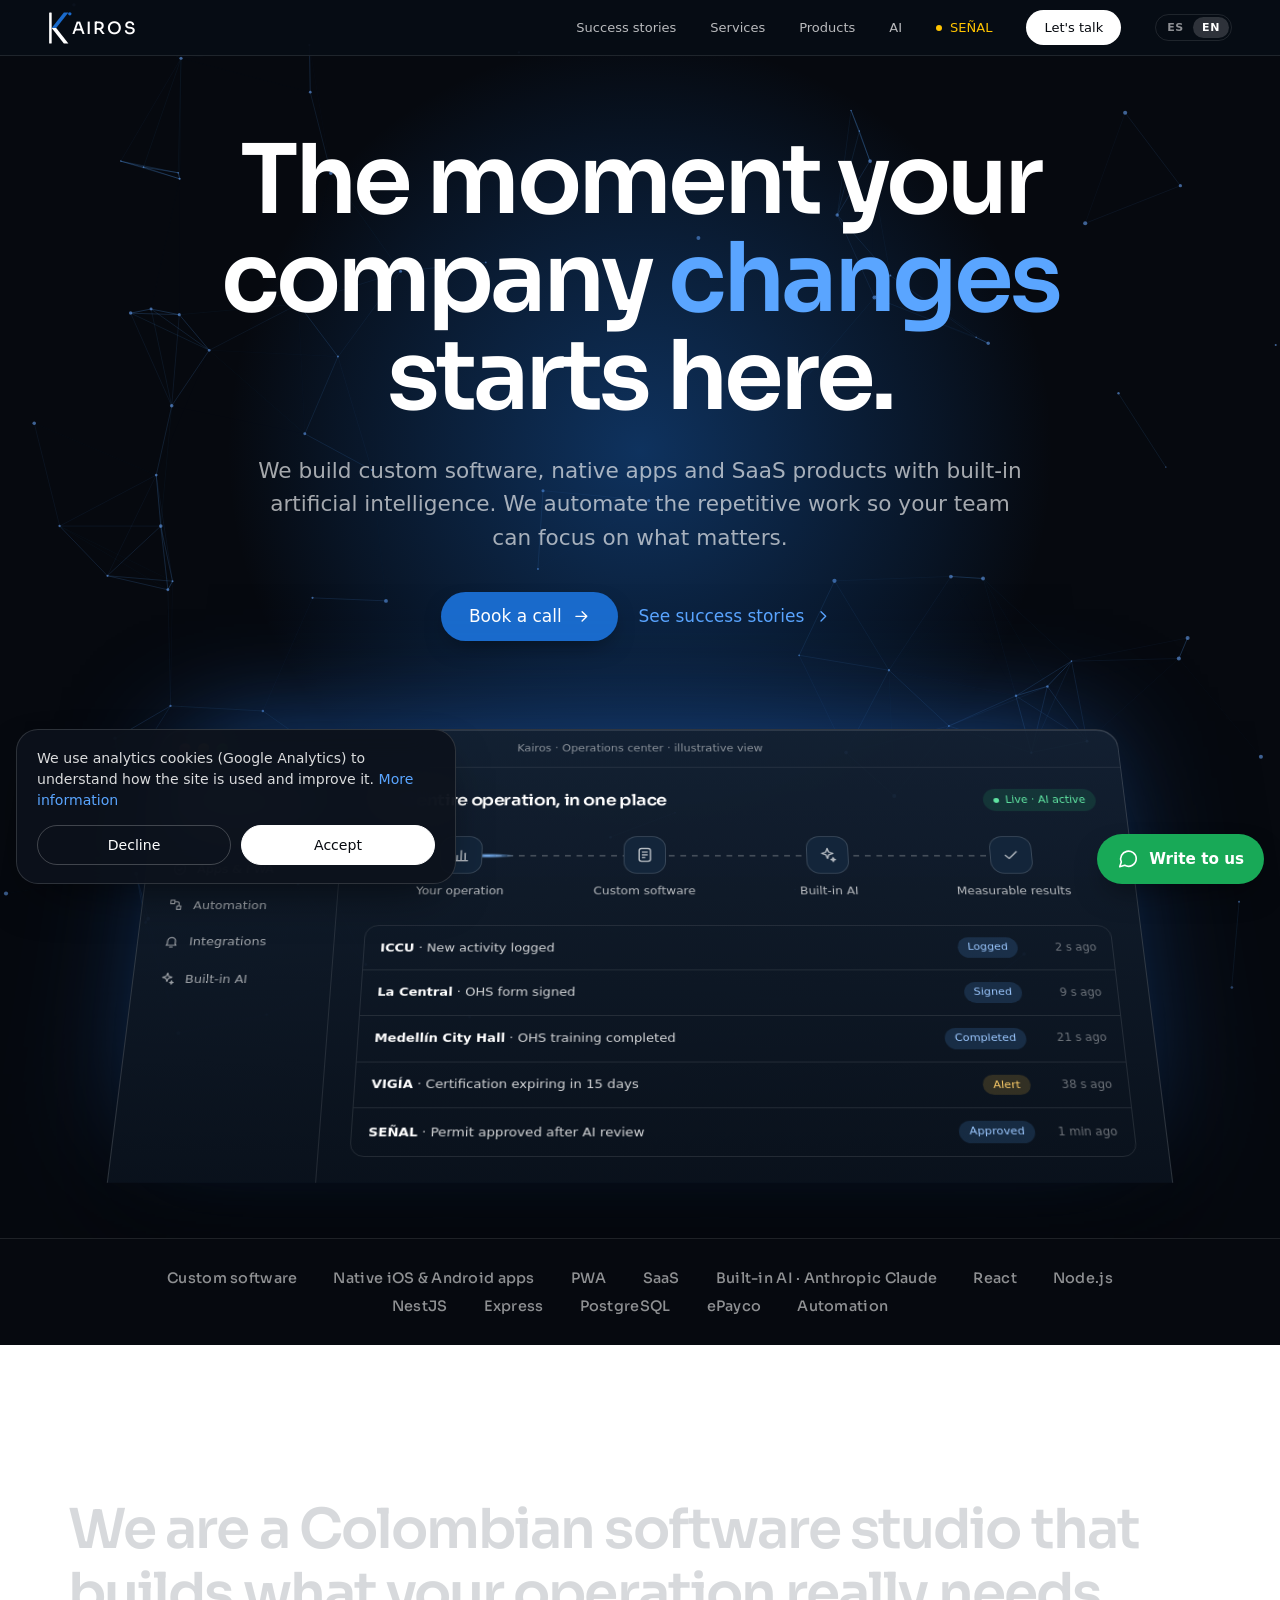
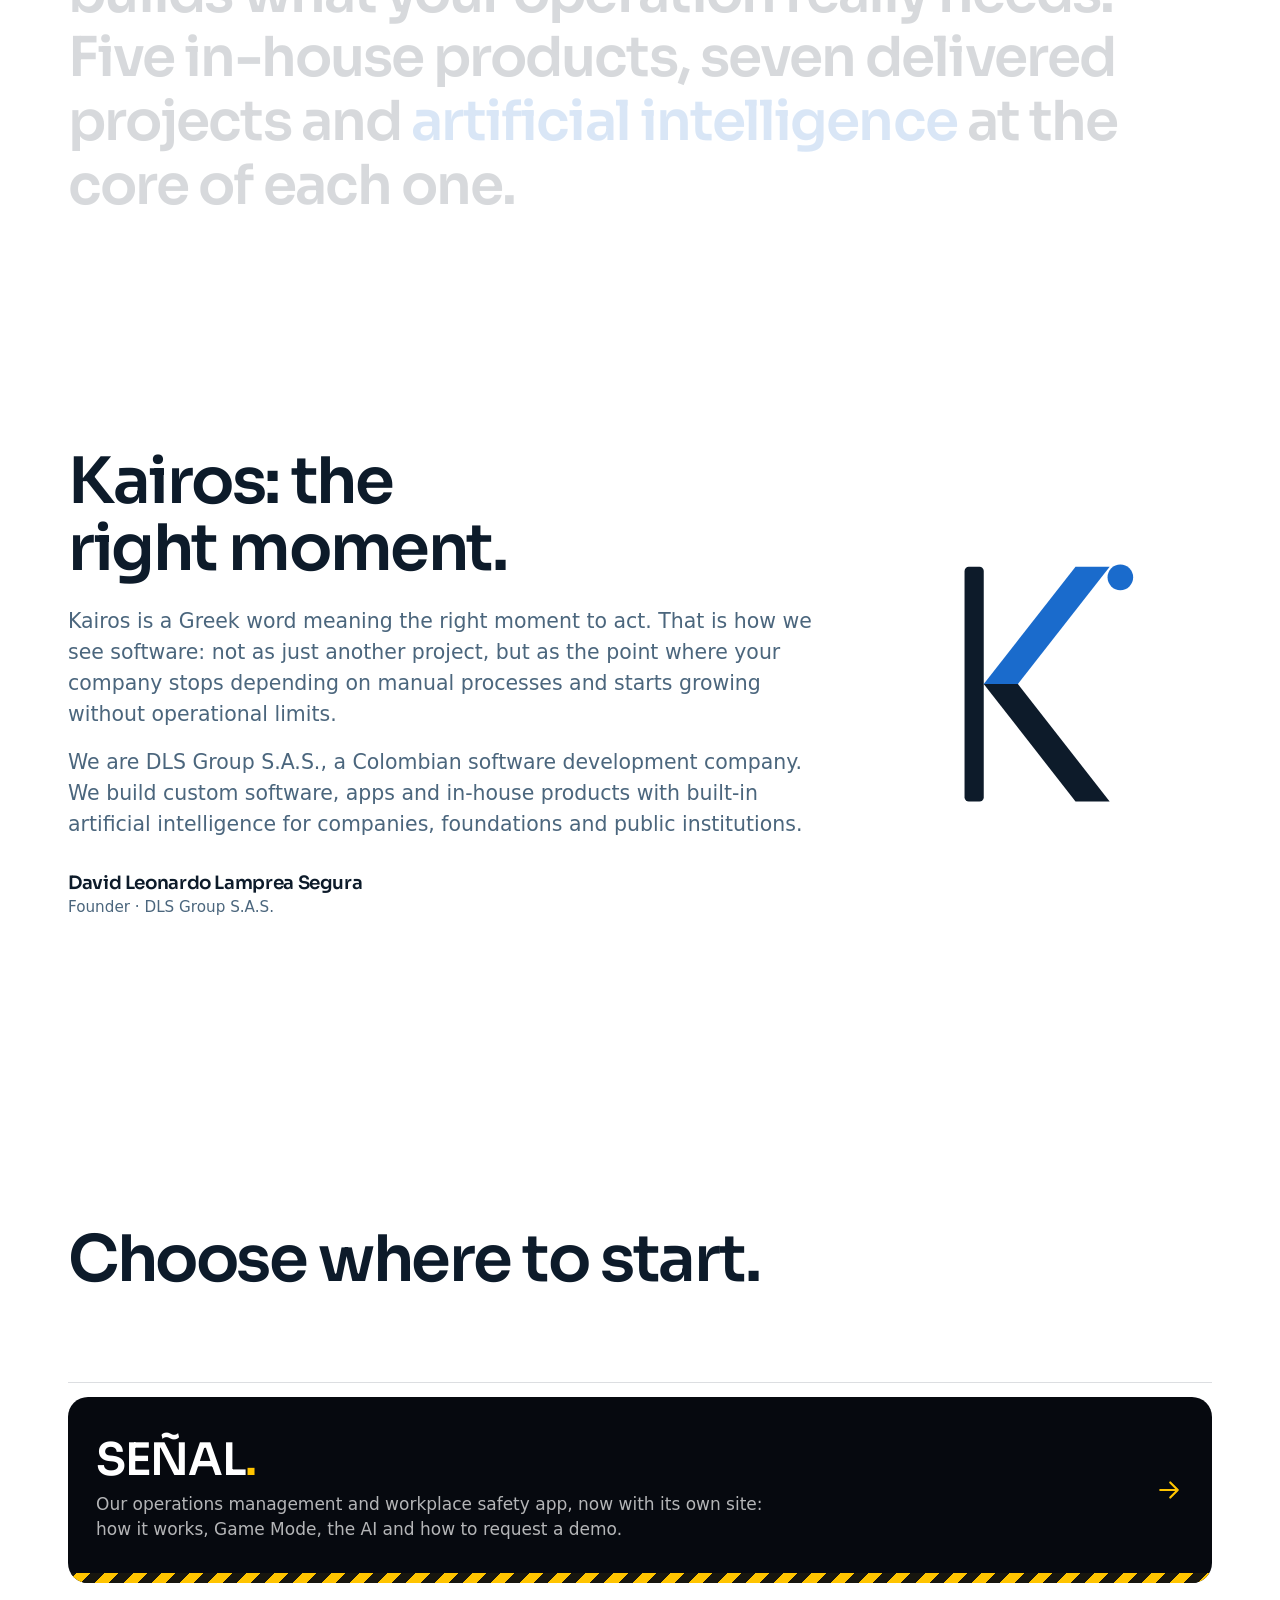
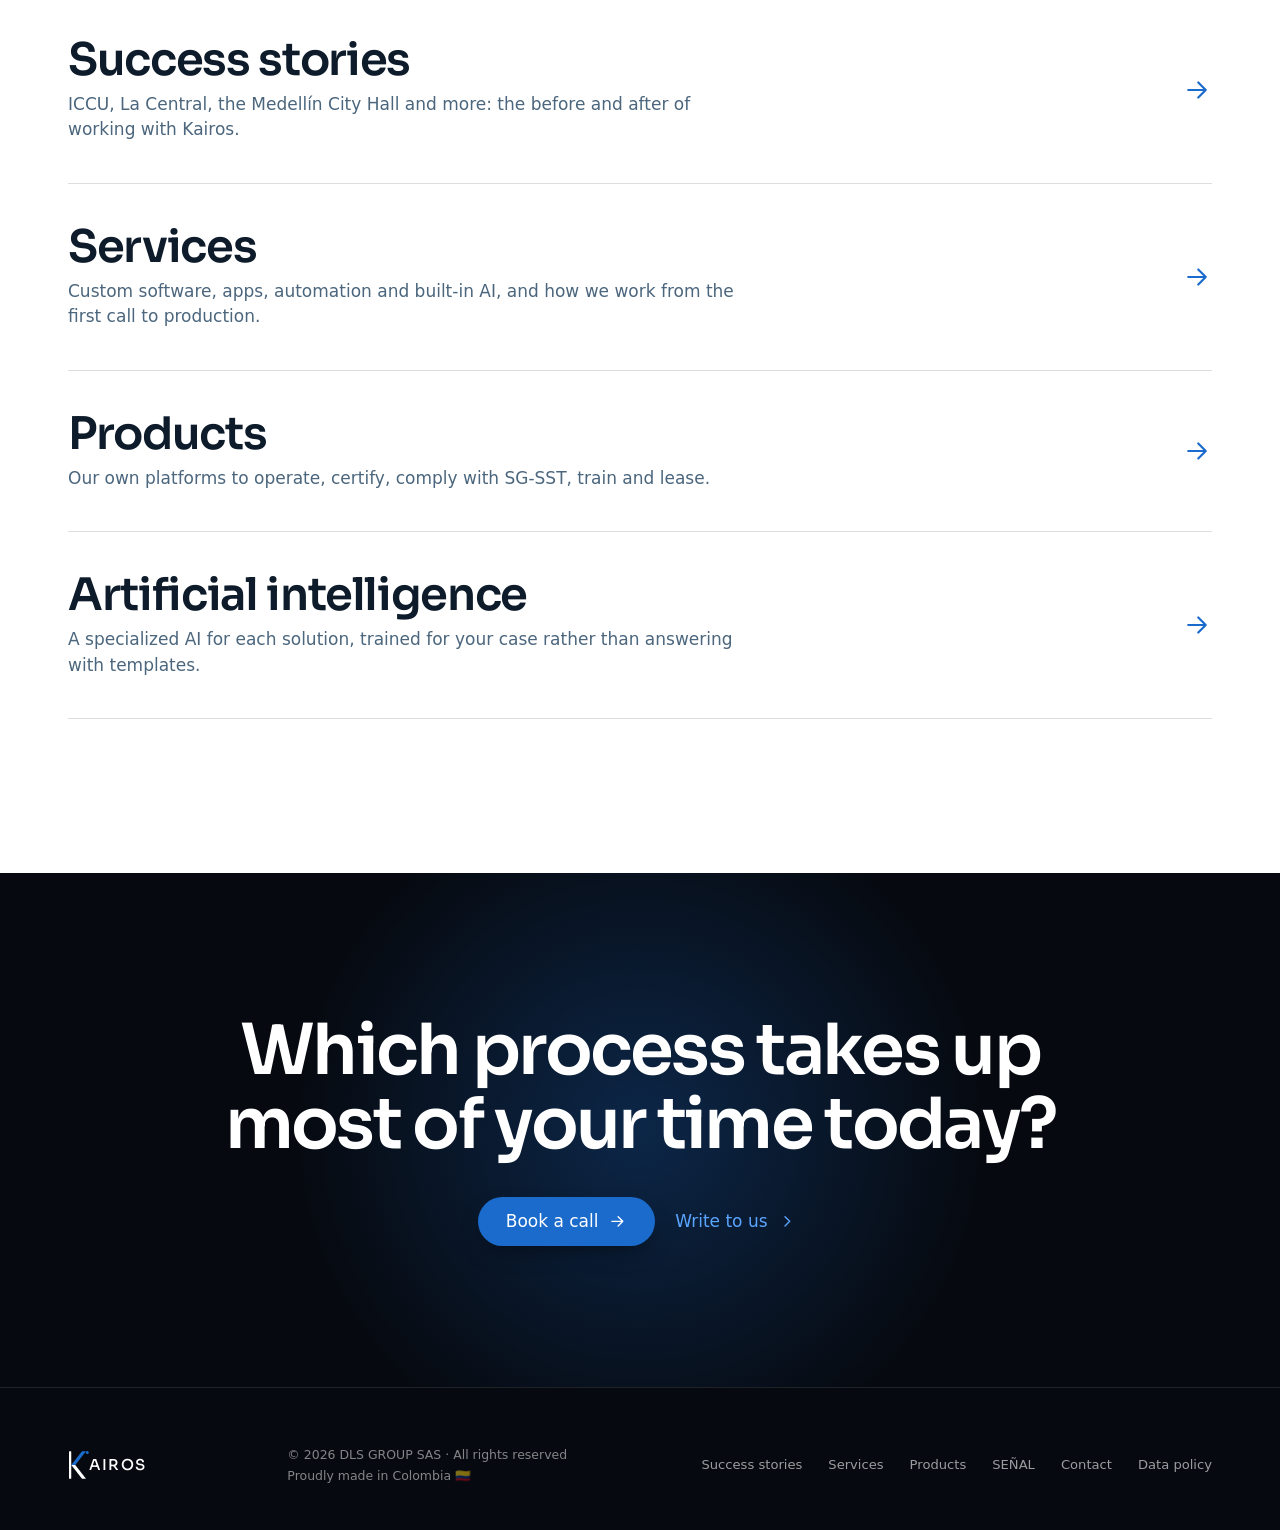
<file: index.html>
<!DOCTYPE html>
<html lang="es" class="pg-home">
<head>
<meta charset="UTF-8"/>
<meta name="viewport" content="width=device-width, initial-scale=1.0, viewport-fit=cover"/>
<title>Kairos — Software inteligente para empresas en Colombia</title>
<script>document.documentElement.classList.add('js')</script>
<meta name="description" content="Kairos desarrolla software a medida, apps nativas y productos SaaS con inteligencia artificial integrada para empresas en Colombia. Automatizamos procesos, integramos sistemas y entregamos resultados medibles."/>
<meta name="robots" content="index, follow"/>
<meta name="theme-color" content="#06090F"/>
<link rel="canonical" href="https://kairosdls.com/"/>
<meta property="og:type" content="website"/>
<meta property="og:title" content="Kairos — Software inteligente para empresas en Colombia"/>
<meta property="og:description" content="Kairos desarrolla software a medida, apps nativas y productos SaaS con inteligencia artificial integrada para empresas en Colombia. Automatizamos procesos, integramos sistemas y entregamos resultados medibles."/>
<meta property="og:url" content="https://kairosdls.com/"/>
<meta property="og:image" content="https://kairosdls.com/og-image.png"/>
<meta property="og:locale" content="es_CO"/>
<meta name="twitter:card" content="summary_large_image"/>
<meta name="twitter:title" content="Kairos — Software inteligente para empresas en Colombia"/>
<meta name="twitter:description" content="Kairos desarrolla software a medida, apps nativas y productos SaaS con inteligencia artificial integrada para empresas en Colombia. Automatizamos procesos, integramos sistemas y entregamos resultados medibles."/>
<meta name="twitter:image" content="https://kairosdls.com/og-image.png"/>
<link rel="icon" type="image/png" href="logo3.png"/>
<link rel="apple-touch-icon" href="logo3.png"/>
<!-- JSON-LD Schema -->
<script type="application/ld+json">
{
  "@context": "https://schema.org",
  "@type": "SoftwareCompany",
  "name": "Kairos — DLS Group SAS",
  "url": "https://kairosdls.com",
  "logo": "https://kairosdls.com/logo.png",
  "description": "Empresa colombiana de desarrollo de software a medida, apps nativas y productos SaaS con inteligencia artificial integrada.",
  "address": { "@type": "PostalAddress", "addressCountry": "CO" },
  "contactPoint": {
    "@type": "ContactPoint",
    "telephone": "+573043660371",
    "email": "gerencia@kairosdls.com",
    "contactType": "customer support",
    "availableLanguage": "Spanish"
  }
}
</script>
<link rel="preconnect" href="https://fonts.googleapis.com"/>
<link rel="preconnect" href="https://fonts.gstatic.com" crossorigin/>
<link href="https://fonts.googleapis.com/css2?family=Sora:wght@300;400;500;600;700&family=Barlow:wght@400;500;600;700&family=Barlow+Condensed:wght@600;700;800&display=swap" rel="stylesheet"/>
<link rel="stylesheet" href="assets/kairos.css"/>
<script src="assets/i18n.js"></script>
</head>
<body>
<svg width="0" height="0" style="position:absolute" aria-hidden="true">
  <defs>
    <symbol id="i-arrow" viewBox="0 0 24 24"><path d="M5 12h14M13 6l6 6-6 6"/></symbol>
    <symbol id="i-chev" viewBox="0 0 24 24"><path d="M9 6l6 6-6 6"/></symbol>
    <symbol id="i-check" viewBox="0 0 24 24"><path d="M5 12.5l4.5 4.5L19 7.5"/></symbol>
    <symbol id="i-chat" viewBox="0 0 24 24"><path d="M21 11.5a8.5 8.5 0 0 1-12.6 7.4L3 20.5l1.7-5.2A8.5 8.5 0 1 1 21 11.5z"/></symbol>
    <symbol id="i-mail" viewBox="0 0 24 24"><rect x="3" y="5" width="18" height="14" rx="3"/><path d="M3.5 7.5l8.5 6 8.5-6"/></symbol>
    <symbol id="i-cal" viewBox="0 0 24 24"><rect x="3" y="5" width="18" height="16" rx="3"/><path d="M3 10h18M8 3v4M16 3v4"/></symbol>
    <symbol id="i-file" viewBox="0 0 24 24"><path d="M7 3h7l4 4v14H7V3zM14 3v4h4"/></symbol>
    <symbol id="i-shield" viewBox="0 0 24 24"><path d="M12 3l8 3v6c0 5-3.5 8-8 9-4.5-1-8-4-8-9V6l8-3z"/><path d="M9 12l2 2 4-4"/></symbol>
    <symbol id="i-bell" viewBox="0 0 24 24"><path d="M6 16v-5a6 6 0 1 1 12 0v5l1.5 2h-15L6 16zM10 21h4"/></symbol>
    <symbol id="i-chart" viewBox="0 0 24 24"><path d="M4 20h16M7 20v-7M12 20V6M17 20v-10"/></symbol>
    <symbol id="i-flow" viewBox="0 0 24 24"><path d="M4 4h6v6H4zM14 14h6v6h-6zM10 7h4a3 3 0 0 1 3 3v4"/></symbol>
    <symbol id="i-spark" viewBox="0 0 24 24"><path d="M12 3l1.8 5.2L19 10l-5.2 1.8L12 17l-1.8-5.2L5 10l5.2-1.8L12 3zM19 16l.7 2 2 .7-2 .7-.7 2-.7-2-2-.7 2-.7.7-2z"/></symbol>
    <symbol id="i-alert" viewBox="0 0 24 24"><path d="M12 4l9 16H3L12 4zM12 10v4M12 17h.01"/></symbol>
    <symbol id="i-pen" viewBox="0 0 24 24"><path d="M4 20l4-1L19 8l-3-3L5 16l-1 4z"/></symbol>
    <symbol id="i-form" viewBox="0 0 24 24"><rect x="5" y="3" width="14" height="18" rx="3"/><path d="M9 8h6M9 12h6M9 16h3"/></symbol>
    <symbol id="i-sig" viewBox="0 0 24 24"><path d="M5 5a10 10 0 0 0 0 14M19 5a10 10 0 0 1 0 14M8.5 8.5a5 5 0 0 0 0 7M15.5 8.5a5 5 0 0 1 0 7"/><circle cx="12" cy="12" r="1.2"/></symbol>
    <symbol id="i-eye" viewBox="0 0 24 24"><path d="M2 12s3.8-7 10-7 10 7 10 7-3.8 7-10 7S2 12 2 12z"/><circle cx="12" cy="12" r="3"/></symbol>
    <symbol id="i-key" viewBox="0 0 24 24"><circle cx="8" cy="15" r="4"/><path d="M11 12l9-9M16 7l3 3M14 9l2 2"/></symbol>
    <symbol id="i-dumb" viewBox="0 0 24 24"><path d="M6.5 7v10M3.5 9.5v5M17.5 7v10M20.5 9.5v5M6.5 12h11"/></symbol>
    <symbol id="i-home" viewBox="0 0 24 24"><path d="M4 11l8-7 8 7v9h-5v-6H9v6H4z"/></symbol>
    <symbol id="i-sign" viewBox="0 0 24 24"><path d="M3 18c3 0 4-8 6-8s0 8 3 8 3-5 5-5 1 3 4 3"/></symbol>
  </defs>
</svg>

<nav>
  <a href="index.html" class="logo-a" aria-label="Kairos — inicio">
    <svg class="logo" viewBox="186 20 340 120" role="img" aria-label="Kairos">
      <rect x="190" y="25" width="9" height="110" rx="2" fill="currentColor"/>
      <polygon points="199,80 242,25 258,25 215,80" fill="#1A6BCC"/>
      <polygon points="199,80 242,135 258,135 215,80" fill="currentColor"/>
      <circle cx="263" cy="30" r="6" fill="#1A6BCC"/>
      <text x="270" y="100" fill="currentColor" font-size="60" font-weight="500" letter-spacing="6">AIROS</text>
    </svg>
  </a>
  <button type="button" class="nav-tg" aria-label="Menú" aria-expanded="false" aria-controls="nl"><span></span><span></span></button>
  <div class="nav-links" id="nl">
    <a href="casos.html">Casos de éxito</a>
    <a href="servicios.html">Servicios</a>
    <a href="productos.html">Productos</a>
    <a href="ia.html">IA</a>
    <a href="senal.html" class="nav-senal">SEÑAL</a>
    <a href="contacto.html" class="nav-cta">Hablemos</a>
  </div>
</nav>

<main>
<!-- HERO -->
<header class="hero dark">
  <canvas id="net" aria-hidden="true"></canvas>
  <div class="wrap">
    <h1 class="hero-in">
      El momento en que<br/>
      tu empresa <em>cambia</em><br/>
      empieza aquí.
    </h1>
    <p class="sub hero-in d1">
      Desarrollamos software a medida, apps nativas y productos SaaS con inteligencia artificial integrada. Automatizamos lo repetitivo para que tu equipo se enfoque en lo que importa.
    </p>
    <div class="btns hero-in d2">
      <a href="https://calendly.com/dlskairos/30min" target="_blank" rel="noopener" class="btn btn-p">Agenda una llamada <svg class="ico"><use href="#i-arrow"/></svg></a>
      <a href="casos.html" class="btn btn-l">Ver casos de éxito <svg class="ico"><use href="#i-chev"/></svg></a>
    </div>
  </div>

  <div class="stage hero-in d3">
    <div class="win" id="win" aria-hidden="true">
      <div class="win-bar"><i></i><i></i><i></i><span>Kairos · Centro de operación · vista ilustrativa</span></div>
      <div class="win-body">
        <div class="side">
          <a class="on"><svg class="ico"><use href="#i-chart"/></svg>Operación</a>
          <a><svg class="ico"><use href="#i-form"/></svg>Software a medida</a>
          <a><svg class="ico"><use href="#i-shield"/></svg>Apps y PWA</a>
          <a><svg class="ico"><use href="#i-flow"/></svg>Automatización</a>
          <a><svg class="ico"><use href="#i-bell"/></svg>Integraciones</a>
          <a><svg class="ico"><use href="#i-spark"/></svg>IA integrada</a>
        </div>
        <div class="main">
          <div class="main-h"><b>Toda tu operación, en un solo lugar</b><span class="pill"><i></i>En vivo · IA activa</span></div>
          <div class="flow">
            <div class="node" style="--i:0"><div class="dot"><svg class="ico"><use href="#i-chart"/></svg></div><p>Tu operación</p></div>
            <div class="node" style="--i:1"><div class="dot"><svg class="ico"><use href="#i-form"/></svg></div><p>Software a medida</p></div>
            <div class="node" style="--i:2"><div class="dot"><svg class="ico"><use href="#i-spark"/></svg></div><p>IA integrada</p></div>
            <div class="node" style="--i:3"><div class="dot"><svg class="ico"><use href="#i-check"/></svg></div><p>Resultados medibles</p></div>
          </div>
          <ul class="feed">
            <li><span><b>ICCU</b> · Nueva actividad registrada</span><span class="st">Registrada</span><span class="tm">hace 2 s</span></li>
            <li><span><b>La Central</b> · Formulario SST firmado</span><span class="st">Firmado</span><span class="tm">hace 9 s</span></li>
            <li><span><b>Alcaldía de Medellín</b> · Capacitación SST completada</span><span class="st">Completada</span><span class="tm">hace 21 s</span></li>
            <li><span><b>VIGÍA</b> · Certificación por vencer en 15 días</span><span class="st warn">Alerta</span><span class="tm">hace 38 s</span></li>
            <li><span><b>SEÑAL</b> · Permiso aprobado tras revisión de IA</span><span class="st">Aprobado</span><span class="tm">hace 1 min</span></li>
          </ul>
        </div>
      </div>
    </div>
  </div>
</header>
<!-- STACK -->
<div class="marq dark-sec" aria-hidden="true">
 <div class="marq-m">
  <div class="marq-t">
    <span>Software a medida</span><span>Apps nativas iOS y Android</span><span>PWA</span><span>SaaS</span><span>IA integrada · Anthropic Claude</span><span>React</span><span>Node.js</span><span>NestJS</span><span>Express</span><span>PostgreSQL</span><span>ePayco</span><span>Automatización</span>
  </div>
 </div>
</div>
<!-- STATEMENT -->
<section class="statement">
  <div class="wrap">
    <p id="stmt">Somos un estudio de software colombiano que construye lo que tu operación realmente necesita. Cinco productos propios, siete proyectos entregados y una inteligencia artificial en el núcleo de cada uno.</p>
  </div>
</section>
<!-- NOSOTROS -->
<section id="nosotros" class="about">
  <div class="wrap about-g">
    <div class="rv">
      <h2>Kairos: el momento oportuno.</h2>
      <p class="lead" style="margin-top:24px">Kairos es una palabra griega que significa el momento justo para actuar. Así entendemos el software: no como un proyecto más, sino como el punto en que tu empresa deja de depender de procesos manuales y empieza a crecer sin límites operativos.</p>
      <p class="lead" style="margin-top:18px">Somos DLS Group S.A.S., una empresa colombiana de desarrollo de software. Construimos software a medida, apps y productos propios con inteligencia artificial integrada para empresas, fundaciones e instituciones públicas.</p>
      <p class="founder"><b>David Leonardo Lamprea Segura</b><span>Fundador · DLS Group S.A.S.</span></p>
    </div>
    <div class="about-k rv" style="--d:.12s" aria-hidden="true">
      <svg viewBox="186 20 90 120"><rect x="190" y="25" width="9" height="110" rx="2" fill="#0D1B2A"/><polygon points="199,80 242,25 258,25 215,80" fill="#1A6BCC"/><polygon points="199,80 242,135 258,135 215,80" fill="#0D1B2A"/><circle cx="263" cy="30" r="6" fill="#1A6BCC"/></svg>
    </div>
  </div>
</section>

<section class="explore" id="explorar">
  <div class="wrap">
    <div class="head rv">
      <h2>Elige por dónde empezar.</h2>
    </div>
    <div class="idx rv">
      <a href="senal.html" class="sg"><h3>SEÑAL<em>.</em></h3><p>Nuestra app de gestión operativa y seguridad laboral, ahora con sitio propio: cómo funciona, el Modo Juego, la IA y cómo pedir una demo.</p><svg class="ico"><use href="#i-arrow"/></svg></a>
      <a href="casos.html"><h3>Casos de éxito</h3><p>ICCU, La Central, la Alcaldía de Medellín y más: el antes y el después de trabajar con Kairos.</p><svg class="ico"><use href="#i-arrow"/></svg></a>
      <a href="servicios.html"><h3>Servicios</h3><p>Software a medida, apps, automatización e IA integrada, y cómo trabajamos de la primera llamada a producción.</p><svg class="ico"><use href="#i-arrow"/></svg></a>
      <a href="productos.html"><h3>Productos</h3><p>Nuestras plataformas propias para operar, certificar, cumplir SG-SST, entrenar y arrendar.</p><svg class="ico"><use href="#i-arrow"/></svg></a>
      <a href="ia.html"><h3>Inteligencia artificial</h3><p>Una IA especializada para cada solución, entrenada para tu caso y no para responder con plantillas.</p><svg class="ico"><use href="#i-arrow"/></svg></a>
    </div>
  </div>
</section>
<section class="hello">
  <div class="wrap">
    <h2 class="rv">¿Qué proceso te roba más tiempo hoy?</h2>
    <div class="btns rv" style="--d:.1s">
      <a href="https://calendly.com/dlskairos/30min" target="_blank" rel="noopener" class="btn btn-p">Agenda una llamada <svg class="ico"><use href="#i-arrow"/></svg></a>
      <a href="contacto.html" class="btn btn-l">Escríbenos <svg class="ico"><use href="#i-chev"/></svg></a>
    </div>
  </div>
</section>
</main>

<footer>
  <div class="wrap fgrid">
    <svg class="logo" viewBox="186 20 340 120" role="img" aria-label="Kairos">
      <rect x="190" y="25" width="9" height="110" rx="2" fill="currentColor"/>
      <polygon points="199,80 242,25 258,25 215,80" fill="#1A6BCC"/>
      <polygon points="199,80 242,135 258,135 215,80" fill="currentColor"/>
      <circle cx="263" cy="30" r="6" fill="#1A6BCC"/>
      <text x="270" y="100" fill="currentColor" font-size="60" font-weight="500" letter-spacing="6">AIROS</text>
    </svg>
    <div>
      <div class="fl-copy">© 2026 DLS GROUP SAS · Todos los derechos reservados</div>
      <div class="fl-copy">Hecho con orgullo en Colombia 🇨🇴</div>
    </div>
    <div class="fl-links">
      <a href="casos.html">Casos de éxito</a>
      <a href="servicios.html">Servicios</a>
      <a href="productos.html">Productos</a>
      <a href="senal.html">SEÑAL</a>
      <a href="contacto.html">Contacto</a>
      <a href="politica-datos.html">Política de datos</a>
    </div>
  </div>
</footer>

<a class="wa" href="https://wa.me/573043660371?text=Hola%20Kairos%2C%20quiero%20conversar%20sobre%20un%20proyecto" target="_blank" rel="noopener" aria-label="Escríbenos por WhatsApp"><svg class="ico"><use href="#i-chat"/></svg><span>Escríbenos</span></a>
<script>i18n.apply()</script>
<script src="assets/kairos.js"></script>
<script src="assets/site.js"></script>
</body>
</html>
</file>
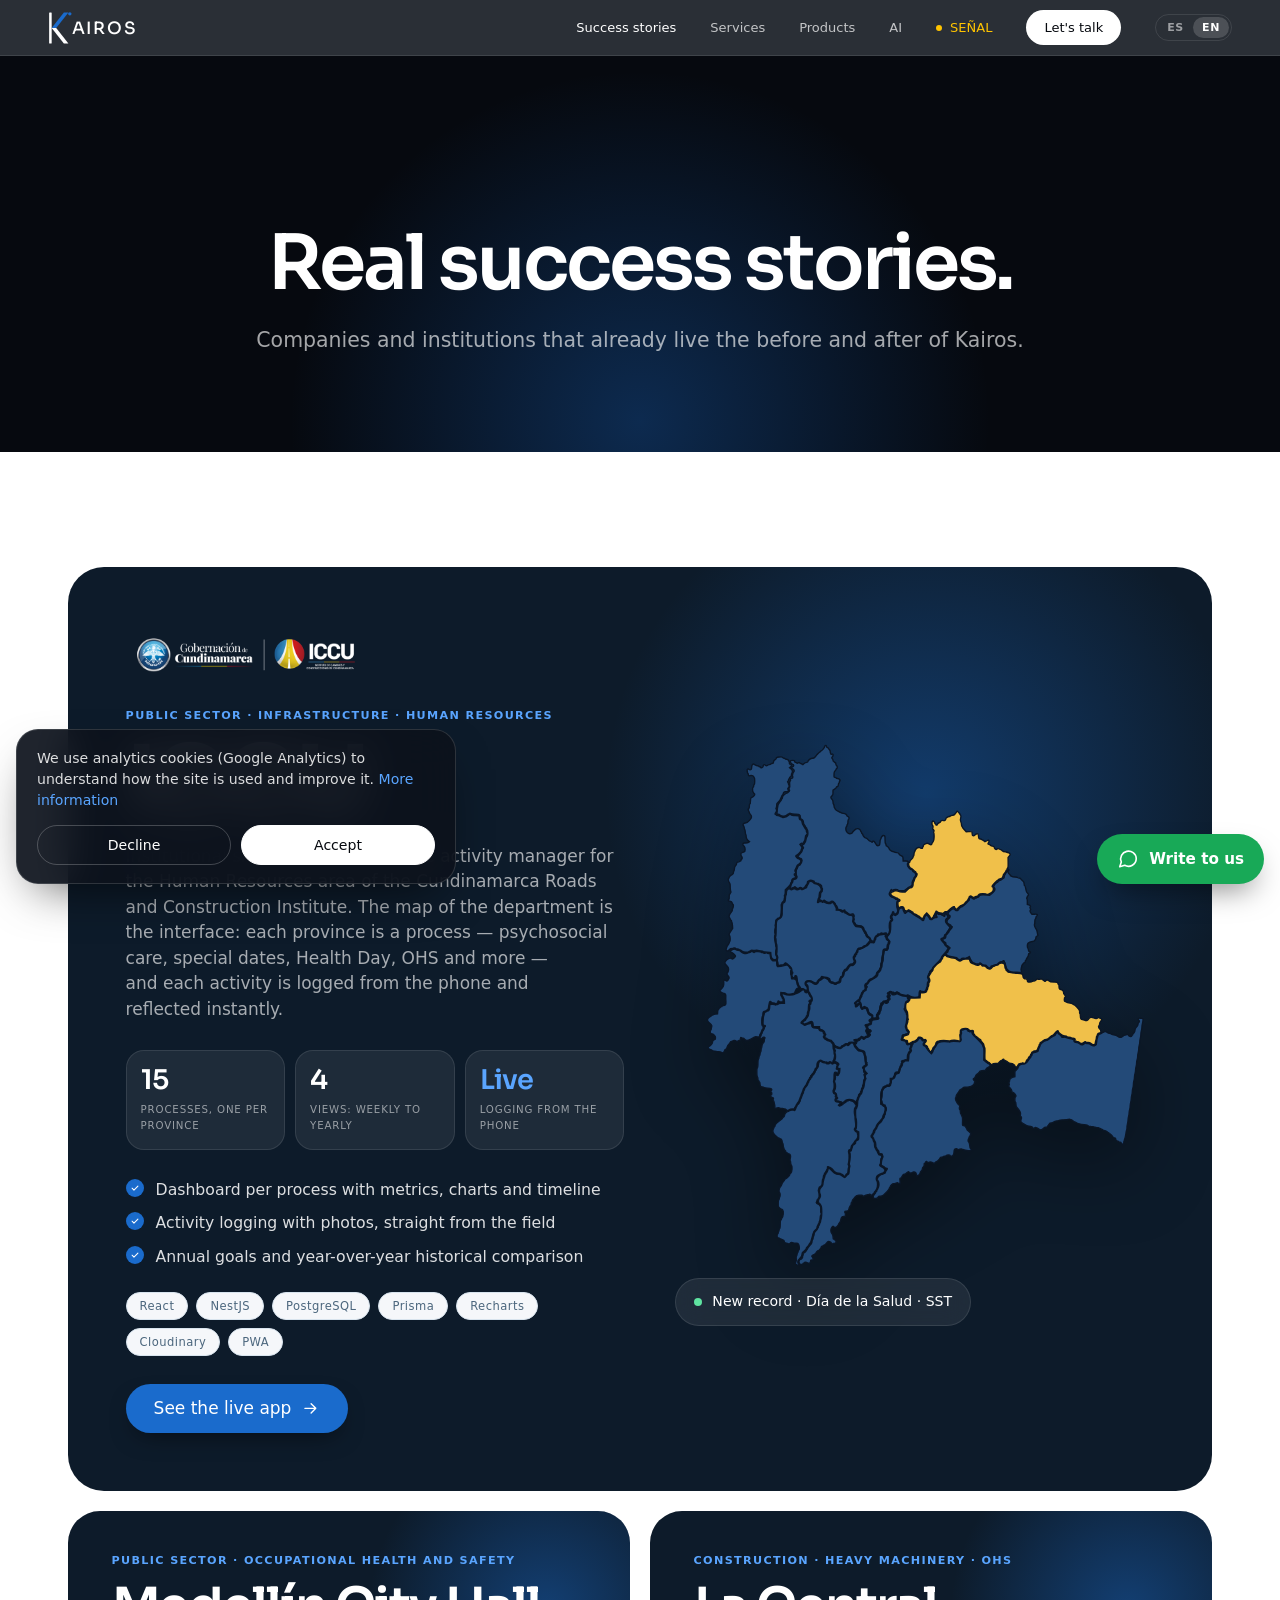
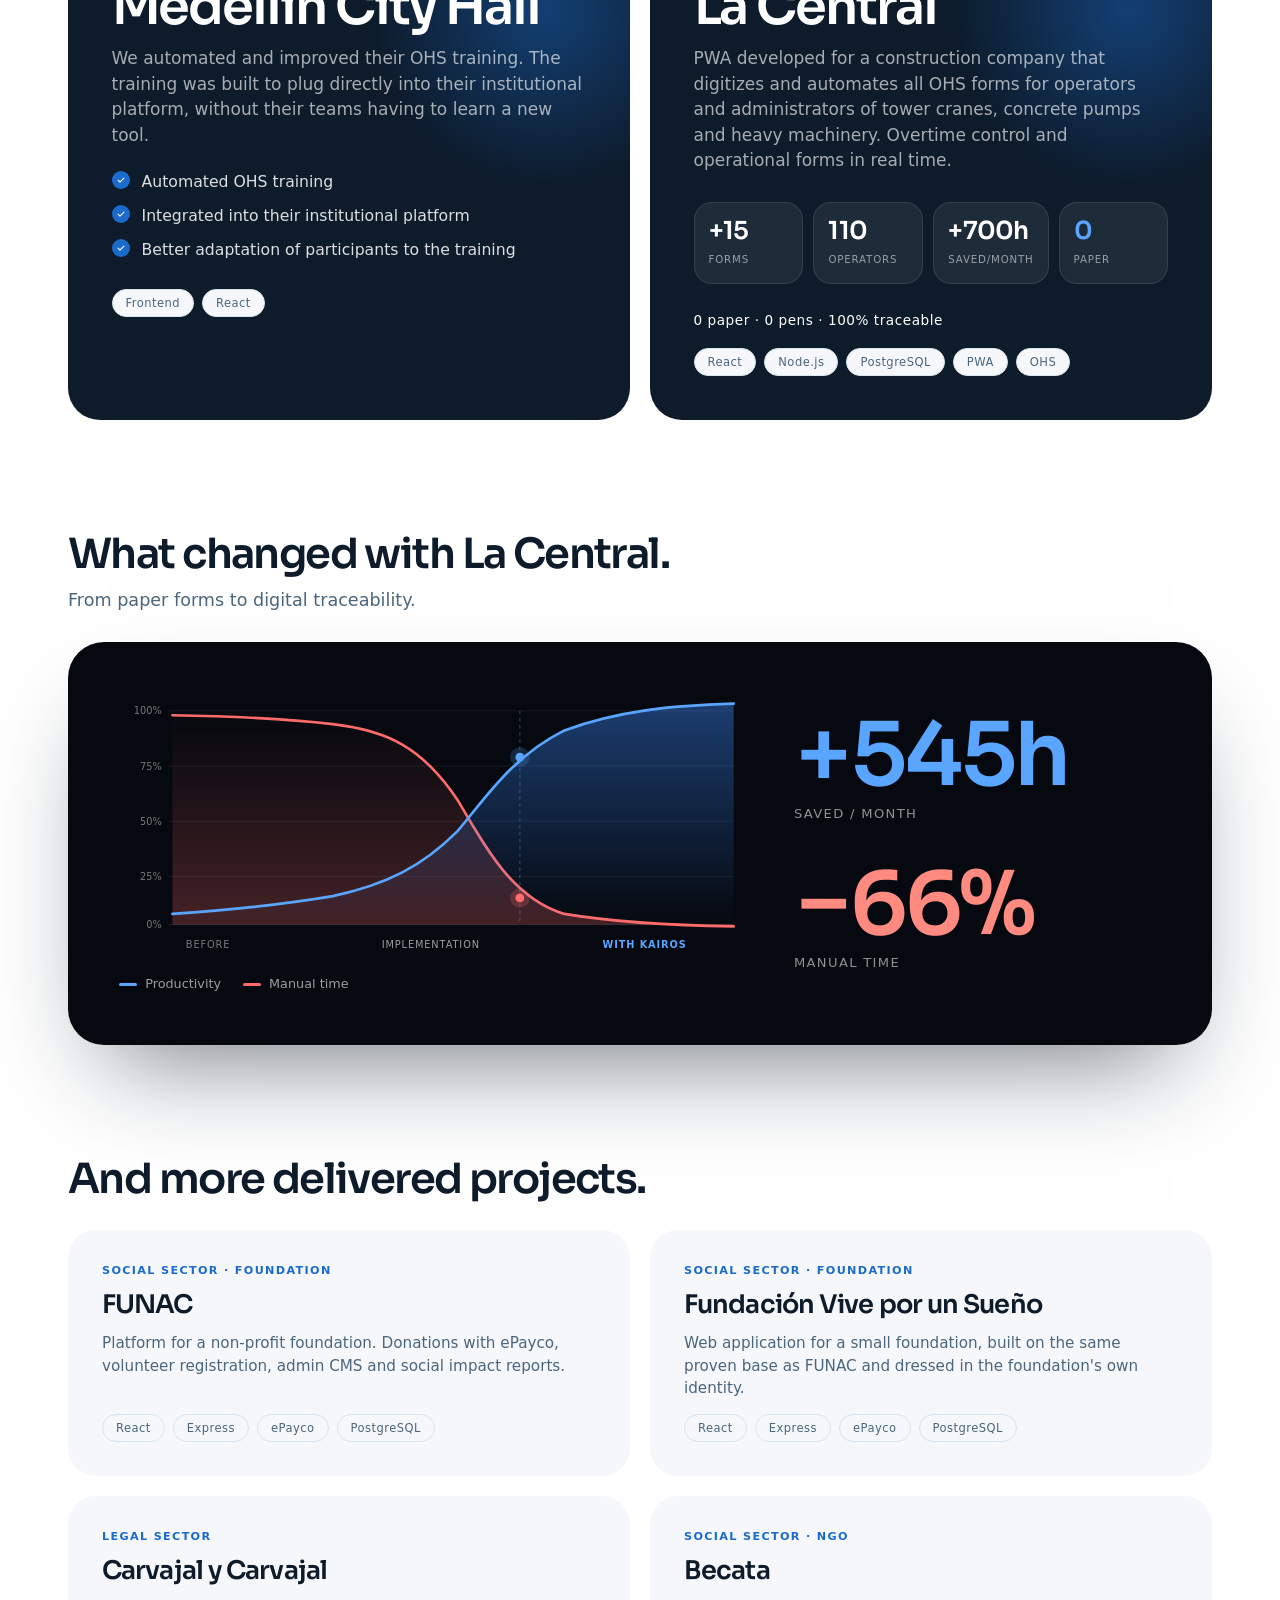
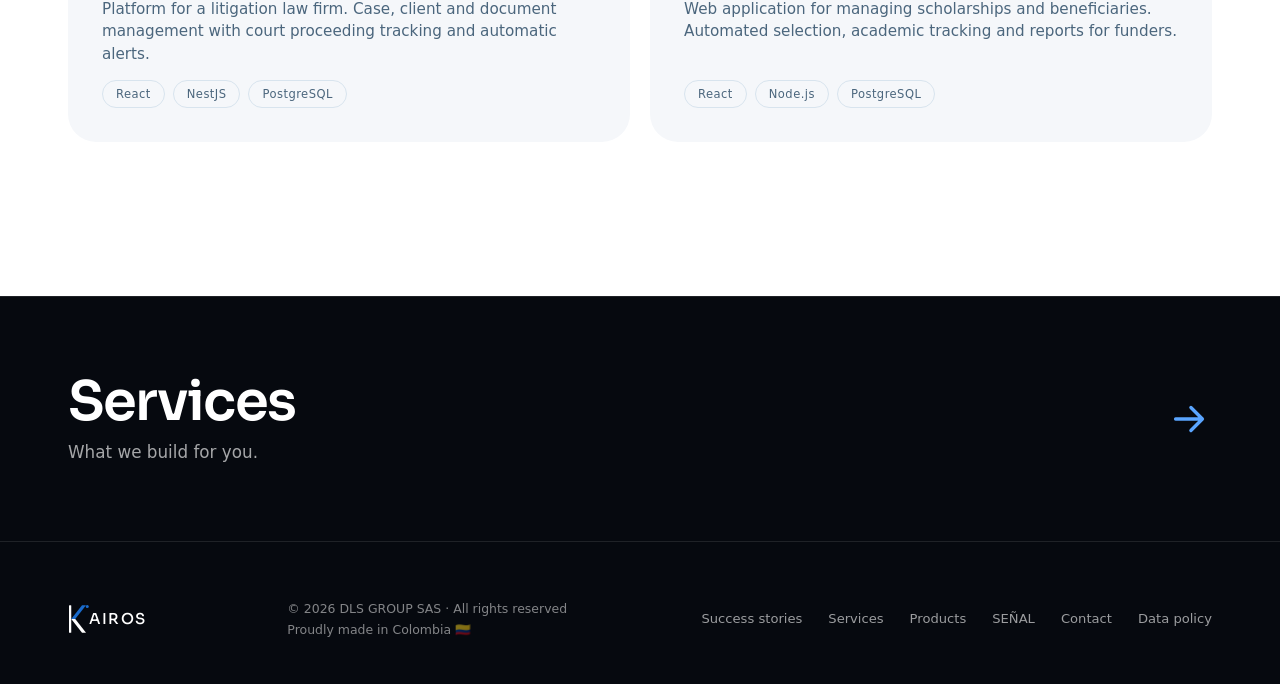
<file: casos.html>
<!DOCTYPE html>
<html lang="es" class="sub">
<head>
<meta charset="UTF-8"/>
<meta name="viewport" content="width=device-width, initial-scale=1.0, viewport-fit=cover"/>
<title>Casos de éxito — Kairos</title>
<script>document.documentElement.classList.add('js')</script>
<meta name="description" content="ICCU, La Central, Alcaldía de Medellín y más: casos reales de software a medida e IA integrada desarrollados por Kairos en Colombia."/>
<meta name="robots" content="index, follow"/>
<meta name="theme-color" content="#06090F"/>
<link rel="canonical" href="https://kairosdls.com/casos.html"/>
<meta property="og:type" content="website"/>
<meta property="og:title" content="Casos de éxito — Kairos"/>
<meta property="og:description" content="ICCU, La Central, Alcaldía de Medellín y más: casos reales de software a medida e IA integrada desarrollados por Kairos en Colombia."/>
<meta property="og:url" content="https://kairosdls.com/casos.html"/>
<meta property="og:image" content="https://kairosdls.com/og-image.png"/>
<meta property="og:locale" content="es_CO"/>
<meta name="twitter:card" content="summary_large_image"/>
<meta name="twitter:title" content="Casos de éxito — Kairos"/>
<meta name="twitter:description" content="ICCU, La Central, Alcaldía de Medellín y más: casos reales de software a medida e IA integrada desarrollados por Kairos en Colombia."/>
<meta name="twitter:image" content="https://kairosdls.com/og-image.png"/>
<link rel="icon" type="image/png" href="logo3.png"/>
<link rel="apple-touch-icon" href="logo3.png"/>
<link rel="preconnect" href="https://fonts.googleapis.com"/>
<link rel="preconnect" href="https://fonts.gstatic.com" crossorigin/>
<link href="https://fonts.googleapis.com/css2?family=Sora:wght@300;400;500;600;700&family=Barlow:wght@400;500;600;700&family=Barlow+Condensed:wght@600;700;800&display=swap" rel="stylesheet"/>
<link rel="stylesheet" href="assets/kairos.css"/>
<script src="assets/i18n.js"></script>
</head>
<body>
<svg width="0" height="0" style="position:absolute" aria-hidden="true">
  <defs>
    <symbol id="i-arrow" viewBox="0 0 24 24"><path d="M5 12h14M13 6l6 6-6 6"/></symbol>
    <symbol id="i-chev" viewBox="0 0 24 24"><path d="M9 6l6 6-6 6"/></symbol>
    <symbol id="i-check" viewBox="0 0 24 24"><path d="M5 12.5l4.5 4.5L19 7.5"/></symbol>
    <symbol id="i-chat" viewBox="0 0 24 24"><path d="M21 11.5a8.5 8.5 0 0 1-12.6 7.4L3 20.5l1.7-5.2A8.5 8.5 0 1 1 21 11.5z"/></symbol>
    <symbol id="i-mail" viewBox="0 0 24 24"><rect x="3" y="5" width="18" height="14" rx="3"/><path d="M3.5 7.5l8.5 6 8.5-6"/></symbol>
    <symbol id="i-cal" viewBox="0 0 24 24"><rect x="3" y="5" width="18" height="16" rx="3"/><path d="M3 10h18M8 3v4M16 3v4"/></symbol>
    <symbol id="i-file" viewBox="0 0 24 24"><path d="M7 3h7l4 4v14H7V3zM14 3v4h4"/></symbol>
    <symbol id="i-shield" viewBox="0 0 24 24"><path d="M12 3l8 3v6c0 5-3.5 8-8 9-4.5-1-8-4-8-9V6l8-3z"/><path d="M9 12l2 2 4-4"/></symbol>
    <symbol id="i-bell" viewBox="0 0 24 24"><path d="M6 16v-5a6 6 0 1 1 12 0v5l1.5 2h-15L6 16zM10 21h4"/></symbol>
    <symbol id="i-chart" viewBox="0 0 24 24"><path d="M4 20h16M7 20v-7M12 20V6M17 20v-10"/></symbol>
    <symbol id="i-flow" viewBox="0 0 24 24"><path d="M4 4h6v6H4zM14 14h6v6h-6zM10 7h4a3 3 0 0 1 3 3v4"/></symbol>
    <symbol id="i-spark" viewBox="0 0 24 24"><path d="M12 3l1.8 5.2L19 10l-5.2 1.8L12 17l-1.8-5.2L5 10l5.2-1.8L12 3zM19 16l.7 2 2 .7-2 .7-.7 2-.7-2-2-.7 2-.7.7-2z"/></symbol>
    <symbol id="i-alert" viewBox="0 0 24 24"><path d="M12 4l9 16H3L12 4zM12 10v4M12 17h.01"/></symbol>
    <symbol id="i-pen" viewBox="0 0 24 24"><path d="M4 20l4-1L19 8l-3-3L5 16l-1 4z"/></symbol>
    <symbol id="i-form" viewBox="0 0 24 24"><rect x="5" y="3" width="14" height="18" rx="3"/><path d="M9 8h6M9 12h6M9 16h3"/></symbol>
    <symbol id="i-sig" viewBox="0 0 24 24"><path d="M5 5a10 10 0 0 0 0 14M19 5a10 10 0 0 1 0 14M8.5 8.5a5 5 0 0 0 0 7M15.5 8.5a5 5 0 0 1 0 7"/><circle cx="12" cy="12" r="1.2"/></symbol>
    <symbol id="i-eye" viewBox="0 0 24 24"><path d="M2 12s3.8-7 10-7 10 7 10 7-3.8 7-10 7S2 12 2 12z"/><circle cx="12" cy="12" r="3"/></symbol>
    <symbol id="i-key" viewBox="0 0 24 24"><circle cx="8" cy="15" r="4"/><path d="M11 12l9-9M16 7l3 3M14 9l2 2"/></symbol>
    <symbol id="i-dumb" viewBox="0 0 24 24"><path d="M6.5 7v10M3.5 9.5v5M17.5 7v10M20.5 9.5v5M6.5 12h11"/></symbol>
    <symbol id="i-home" viewBox="0 0 24 24"><path d="M4 11l8-7 8 7v9h-5v-6H9v6H4z"/></symbol>
    <symbol id="i-sign" viewBox="0 0 24 24"><path d="M3 18c3 0 4-8 6-8s0 8 3 8 3-5 5-5 1 3 4 3"/></symbol>
  </defs>
</svg>

<nav>
  <a href="index.html" class="logo-a" aria-label="Kairos — inicio">
    <svg class="logo" viewBox="186 20 340 120" role="img" aria-label="Kairos">
      <rect x="190" y="25" width="9" height="110" rx="2" fill="currentColor"/>
      <polygon points="199,80 242,25 258,25 215,80" fill="#1A6BCC"/>
      <polygon points="199,80 242,135 258,135 215,80" fill="currentColor"/>
      <circle cx="263" cy="30" r="6" fill="#1A6BCC"/>
      <text x="270" y="100" fill="currentColor" font-size="60" font-weight="500" letter-spacing="6">AIROS</text>
    </svg>
  </a>
  <button type="button" class="nav-tg" aria-label="Menú" aria-expanded="false" aria-controls="nl"><span></span><span></span></button>
  <div class="nav-links" id="nl">
    <a href="casos.html" aria-current="page">Casos de éxito</a>
    <a href="servicios.html">Servicios</a>
    <a href="productos.html">Productos</a>
    <a href="ia.html">IA</a>
    <a href="senal.html" class="nav-senal">SEÑAL</a>
    <a href="contacto.html" class="nav-cta">Hablemos</a>
  </div>
</nav>

<main>
<header class="phead">
  <div class="wrap">
    <h1 class="hero-in">Casos de éxito reales.</h1>
    <p class="lead hero-in d1">Empresas e instituciones que ya viven el antes y el después de Kairos.</p>
  </div>
</header>

<!-- CASOS DE ÉXITO -->
<section id="casos" class="projects lt">
  <div class="wrap">
    <article class="iccu rv" id="iccu">
      <div class="iccu-t">
        <img class="iccu-logo" src="iccu-logo.png" alt="Gobernación de Cundinamarca · ICCU" height="58"/>
        <div class="sector">SECTOR PÚBLICO · INFRAESTRUCTURA · TALENTO HUMANO</div>
        <h3>ICCU</h3>
        <p>Vitrina institucional y gestor de actividades en tiempo real para el área de Talento Humano del Instituto de Caminos y Construcciones de Cundinamarca. El mapa del departamento es la interfaz: cada provincia es un proceso — atención psicosocial, fechas especiales, Día de la Salud, SST y más — y cada actividad se registra desde el celular y se refleja al instante.</p>
        <div class="mini three">
          <div><b>15</b><span>PROCESOS, UNO POR PROVINCIA</span></div>
          <div><b>4</b><span>VISTAS: SEMANAL A ANUAL</span></div>
          <div class="z"><b>En vivo</b><span>REGISTRO DESDE EL CELULAR</span></div>
        </div>
        <ul class="feats on-dark">
          <li><svg class="ico"><use href="#i-check"/></svg>Dashboard por proceso con métricas, gráficas y línea de tiempo</li>
          <li><svg class="ico"><use href="#i-check"/></svg>Registro de actividades con fotos, directo desde el campo</li>
          <li><svg class="ico"><use href="#i-check"/></svg>Metas anuales y comparativo histórico año a año</li>
        </ul>
        <div class="techs"><span class="tech">React</span><span class="tech">NestJS</span><span class="tech">PostgreSQL</span><span class="tech">Prisma</span><span class="tech">Recharts</span><span class="tech">Cloudinary</span><span class="tech">PWA</span></div>
        <a href="https://talentohumano.iccu.kairosdls.com/mapa" target="_blank" rel="noopener" class="btn btn-p iccu-cta">Ver la app en vivo <svg class="ico"><use href="#i-arrow"/></svg></a>
      </div>
      <div class="imap" aria-hidden="false">
        <svg id="imap-svg" viewBox="0 0 1346 1521" role="img" aria-label="Mapa de Cundinamarca: cada provincia es un proceso de Talento Humano"><g transform="translate(0,1521) scale(0.1,-0.1)"><path class="prov" data-n="Pre pensionados" d="M 3023 14550 c14 -11 34 -20 45 -20 11 0 22 -7 26 -15 3 -10 19 -15 43 -15 35 0 40 -3 60 -46 13 -25 20 -50 17 -55 -9 -15 16 -49 37 -49 35 0 34 -29 -1 -58 l-32 -28 46 -39 c51 -44 56 -65 26 -110 -11 -16 -20 -44 -20 -62 0 -25 -6 -35 -27 -45 -16 -8 -27 -21 -25 -30 1 -8 -5 -21 -13 -28 -8 -7 -15 -23 -15 -36 0 -13 -7 -27 -16 -32 -16 -9 -16 -11 0 -33 9 -13 16 -33 16 -46 0 -12 5 -25 10 -28 18 -11 10 -50 -15 -77 -24 -26 -25 -29 -10 -51 22 -35 10 -57 -34 -58 -20 -1 -44 -2 -53 -3 -20 -1 -47 -34 -48 -58 0 -10 -8 -22 -17 -27 -10 -5 -26 -36 -36 -68 -15 -53 -83 -151 -119 -174 -6 -4 -10 -26 -10 -50 1 -24 -6 -54 -14 -67 -13 -20 -13 -25 1 -44 21 -31 19 -54 -10 -92 -30 -40 -31 -53 -5 -61 11 -3 20 -11 20 -16 0 -5 17 -9 39 -9 21 0 44 -6 50 -14 7 -8 27 -18 44 -22 18 -3 38 -11 44 -16 14 -12 111 18 129 39 6 7 16 13 22 13 5 0 12 7 16 15 3 9 18 15 40 15 21 0 36 -6 40 -15 4 -12 26 -15 105 -15 107 0 111 -2 111 -58 1 -29 21 -62 37 -62 20 0 41 -36 47 -82 4 -25 13 -51 20 -57 7 -6 25 -36 41 -67 16 -31 34 -58 42 -61 7 -3 13 -19 13 -35 0 -16 8 -43 18 -60 17 -29 17 -29 -15 -59 -30 -26 -33 -34 -33 -89 0 -62 -11 -89 -57 -140 -18 -19 -25 -22 -35 -12 -9 9 -17 7 -35 -10 l-22 -21 29 -37 c31 -39 38 -68 20 -86 -6 -6 -13 -24 -16 -40 -3 -16 -9 -31 -13 -34 -4 -3 -20 -22 -35 -42 -15 -20 -44 -45 -64 -56 -20 -10 -38 -24 -40 -31 -5 -15 64 -81 86 -81 21 -1 62 -34 62 -51 0 -36 -35 -87 -70 -103 -28 -12 -39 -24 -43 -46 -4 -16 -18 -47 -32 -70 -26 -41 -32 -74 -15 -85 18 -11 11 -52 -10 -58 -27 -7 -25 -30 4 -62 31 -34 24 -52 -25 -65 -44 -12 -69 -42 -69 -83 0 -15 -7 -30 -15 -33 -9 -4 -15 -19 -15 -35 0 -23 -16 -45 -75 -104 l-75 -76 -2 -62 c0 -39 -6 -68 -16 -80 -12 -13 -13 -22 -4 -42 7 -15 8 -27 2 -30 -6 -4 -10 -24 -10 -46 0 -32 -6 -45 -37 -74 -20 -19 -33 -35 -29 -35 5 0 1 -12 -9 -26 -12 -18 -15 -36 -10 -58 8 -36 7 -48 -3 -181 -8 -108 -28 -154 -67 -155 -11 0 -28 -8 -36 -17 -9 -10 -24 -22 -33 -28 -13 -8 -18 -24 -18 -70 -1 -33 -6 -66 -11 -72 -6 -8 -5 -23 1 -40 6 -19 6 -37 -1 -53 -15 -36 -19 -138 -6 -162 7 -14 7 -23 -2 -34 -16 -20 -13 -147 6 -209 8 -28 15 -65 15 -83 0 -18 5 -42 11 -53 7 -14 7 -30 0 -52 -6 -18 -12 -65 -13 -106 -1 -59 2 -75 15 -83 17 -9 23 -60 11 -92 -9 -24 -95 -22 -114 2 -30 37 -48 88 -47 135 0 26 -2 49 -5 52 -2 3 -47 6 -99 6 -57 1 -100 7 -109 14 -8 7 -41 15 -73 18 -32 3 -65 11 -73 17 -8 8 -28 10 -51 6 -48 -9 -71 -9 -109 -1 -21 5 -34 2 -43 -9 -8 -9 -20 -16 -29 -16 -8 0 -24 -7 -33 -16 -13 -12 -38 -17 -82 -17 -58 -1 -69 3 -105 31 -22 18 -47 32 -55 32 -8 0 -20 7 -27 15 -7 8 -29 15 -50 15 -24 0 -40 5 -44 15 -7 20 -70 20 -86 0 -9 -10 -17 -12 -23 -6 -12 12 -43 -4 -78 -41 -52 -56 -106 -15 -75 55 8 18 17 41 20 52 3 11 17 32 30 46 13 14 27 40 31 57 3 18 11 34 16 37 15 10 11 130 -6 161 -8 16 -15 34 -15 39 0 6 23 45 50 87 l50 77 -6 86 c-4 47 -11 88 -16 91 -4 3 -8 14 -8 24 0 11 -9 24 -20 30 -11 6 -20 21 -20 34 0 13 -7 26 -15 30 -10 4 -15 19 -15 49 0 44 2 47 68 122 16 18 25 39 23 53 -1 13 5 34 13 47 17 27 22 105 6 105 -5 0 -13 12 -16 27 -11 41 -35 63 -70 63 -44 0 -62 23 -35 46 17 15 19 25 14 80 -6 60 -5 64 26 94 35 36 37 42 16 73 -9 15 -14 47 -13 102 1 44 -4 89 -10 100 -37 64 -52 137 -32 150 5 3 10 14 10 23 0 19 51 72 69 72 19 0 51 39 51 63 1 12 7 33 15 47 8 14 14 46 15 71 0 37 5 51 30 75 22 22 30 38 30 67 0 35 1 37 34 37 18 0 39 7 46 15 7 8 19 15 26 15 8 0 14 5 14 12 0 6 8 20 17 30 21 24 21 73 -1 97 -12 13 -16 32 -14 58 3 32 7 38 28 41 14 2 40 10 58 18 31 14 32 17 32 72 0 46 -5 62 -24 83 -65 70 -55 102 33 97 41 -1 63 3 84 17 l29 18 -46 39 c-45 39 -46 41 -46 98 0 32 -4 61 -9 65 -5 3 -12 31 -16 63 -3 31 -10 65 -15 74 -5 9 -13 36 -16 60 -4 24 -14 48 -23 55 -12 9 -13 17 -6 40 9 25 16 28 60 31 47 3 54 7 113 68 54 57 62 70 62 104 0 29 -7 47 -30 72 -16 18 -30 39 -30 48 0 8 -7 24 -15 34 -19 26 -19 70 0 86 10 8 15 31 15 67 0 38 4 55 15 59 12 5 15 24 15 83 0 77 9 101 39 101 21 0 81 60 81 81 0 9 -7 19 -15 23 -8 3 -15 12 -15 19 0 8 -7 20 -15 27 -10 8 -15 31 -15 72 0 43 4 60 15 64 8 4 15 18 15 34 0 15 7 33 15 40 11 9 15 34 15 100 0 66 -4 91 -15 100 -8 7 -15 18 -15 25 0 20 -73 39 -99 25 -27 -14 -51 1 -51 33 0 11 -6 28 -14 36 -8 9 -16 39 -18 66 -3 44 -1 50 18 53 11 2 27 -4 34 -13 16 -19 44 -19 60 0 7 9 14 38 15 66 1 36 8 56 23 71 20 20 24 21 49 7 15 -8 32 -20 36 -26 4 -7 25 -13 46 -13 25 0 41 -5 45 -15 3 -8 14 -15 25 -15 11 0 24 -7 29 -16 15 -26 60 -10 68 24 3 15 7 33 10 40 5 17 41 15 48 -3 3 -9 18 -15 36 -15 18 0 33 6 36 15 4 10 20 15 44 15 24 0 40 5 44 15 3 8 16 15 29 15 30 0 47 18 47 51 0 19 10 33 35 50 19 13 35 29 35 35 0 23 37 43 85 47 28 2 55 4 61 5 6 1 23 -7 37 -18z"/><path class="prov" data-n="Fechas Especiales" d="M 4258 14858 c2 -18 11 -28 28 -32 13 -4 24 -11 24 -16 0 -5 11 -21 25 -36 14 -15 25 -36 25 -47 0 -11 5 -37 11 -58 10 -32 14 -36 30 -26 13 8 21 8 32 -1 18 -15 11 -50 -15 -75 -14 -14 -16 -22 -8 -37 6 -10 15 -22 20 -25 6 -3 10 -19 10 -36 0 -19 5 -29 15 -29 8 0 15 -5 15 -10 0 -6 11 -15 25 -20 19 -7 25 -17 25 -40 0 -18 8 -37 20 -47 23 -20 27 -68 7 -80 -8 -4 -17 -15 -20 -23 -11 -23 -31 -54 -44 -65 -6 -5 -12 -35 -14 -65 -4 -92 -2 -100 26 -100 13 0 28 -6 32 -14 4 -8 25 -16 46 -18 30 -2 42 -9 55 -32 13 -22 14 -30 5 -33 -7 -3 -13 -15 -13 -28 0 -12 -7 -28 -15 -35 -9 -7 -15 -29 -15 -51 0 -33 -4 -40 -26 -45 -14 -4 -29 -17 -34 -30 -5 -12 -25 -30 -45 -40 -19 -9 -38 -21 -42 -27 -3 -5 -5 -38 -4 -74 1 -49 -2 -65 -14 -69 -8 -3 -15 -12 -15 -19 0 -7 -7 -15 -15 -19 -24 -9 -17 -49 15 -80 25 -24 30 -38 30 -75 0 -25 7 -55 15 -65 8 -11 15 -36 15 -57 0 -20 7 -42 15 -49 8 -7 15 -18 15 -25 0 -16 63 -65 83 -65 8 0 20 -7 27 -15 7 -8 20 -15 30 -15 10 0 23 -7 30 -15 8 -9 30 -15 58 -15 36 0 52 -6 74 -27 15 -15 28 -32 28 -39 0 -7 10 -16 23 -20 12 -4 25 -12 29 -18 13 -19 9 -56 -7 -62 -11 -5 -15 -22 -15 -63 0 -35 -6 -65 -15 -77 -8 -10 -15 -29 -15 -42 0 -12 -7 -25 -15 -28 -11 -5 -15 -22 -15 -63 0 -50 4 -60 36 -95 30 -32 42 -39 71 -38 47 2 73 11 73 25 1 14 69 87 99 105 46 27 131 2 131 -38 0 -10 7 -23 15 -30 8 -7 15 -20 15 -30 0 -9 9 -25 20 -35 11 -10 20 -25 20 -34 1 -18 55 -81 70 -81 17 0 62 -32 90 -62 13 -16 32 -28 41 -28 9 0 22 -7 29 -15 7 -8 18 -15 25 -15 7 0 15 7 19 15 10 28 41 16 61 -22 20 -39 69 -93 85 -93 5 0 20 5 33 11 22 10 24 17 26 82 1 46 7 77 16 87 8 9 15 22 15 28 0 27 43 82 63 82 44 0 49 -12 49 -118 0 -74 4 -104 14 -113 8 -6 14 -22 14 -35 0 -16 8 -28 23 -33 21 -9 67 -62 67 -79 0 -4 14 -23 31 -40 23 -23 40 -32 64 -32 19 0 40 -6 48 -14 8 -8 38 -16 68 -18 51 -3 54 -5 59 -32 4 -22 15 -34 45 -48 22 -11 47 -23 55 -27 10 -6 16 -27 18 -70 l3 -61 70 0 c55 0 71 -3 76 -16 4 -10 -1 -22 -10 -29 -12 -8 -17 -27 -17 -56 0 -39 6 -50 46 -91 26 -27 54 -48 63 -48 22 0 41 -19 41 -42 0 -11 7 -18 18 -18 10 0 30 -13 45 -28 38 -40 36 -79 -7 -121 -21 -20 -32 -39 -29 -50 2 -10 -3 -23 -11 -30 -9 -8 -16 -22 -16 -32 0 -10 -5 -21 -11 -24 -5 -4 -8 -19 -4 -34 9 -43 -20 -89 -63 -101 -21 -5 -53 -25 -72 -45 -19 -19 -38 -35 -43 -35 -6 0 -16 -8 -23 -17 -10 -15 -26 -18 -96 -15 -59 2 -86 7 -94 17 -16 21 -132 21 -140 0 -8 -20 -24 -19 -40 3 -12 16 -14 16 -28 -3 -8 -11 -16 -27 -16 -35 0 -8 -7 -24 -15 -34 -26 -34 -18 -69 21 -104 20 -18 44 -32 54 -32 23 0 90 -38 90 -51 0 -5 12 -9 28 -9 41 0 59 -15 43 -34 -8 -9 -20 -16 -27 -16 -20 0 -19 -165 1 -204 25 -47 19 -97 -15 -130 -36 -35 -80 -31 -80 8 0 13 -6 26 -14 29 -18 7 -26 -1 -26 -28 0 -13 -7 -28 -15 -35 -8 -7 -15 -19 -15 -27 0 -7 -6 -16 -14 -19 -18 -7 -16 -76 2 -82 17 -5 15 -39 -3 -46 -8 -3 -15 -12 -15 -19 0 -8 -7 -20 -15 -27 -10 -9 -14 -36 -14 -110 0 -55 4 -102 9 -105 7 -4 6 -13 0 -25 -5 -10 -10 -31 -10 -46 0 -52 -65 -89 -77 -44 -6 22 -14 24 -60 11 -22 -6 -43 -6 -64 2 -26 10 -32 9 -43 -6 -9 -11 -26 -17 -50 -17 -22 0 -36 -5 -36 -12 0 -7 -13 -22 -30 -33 -16 -11 -35 -33 -41 -50 -6 -16 -16 -40 -21 -52 -6 -11 -8 -26 -4 -31 3 -5 0 -15 -7 -21 -10 -7 -23 -6 -50 6 -29 13 -38 24 -43 50 -4 19 -15 38 -25 43 -30 17 -69 56 -69 71 0 8 -7 23 -15 33 -8 11 -15 27 -15 36 0 9 -13 29 -30 45 -20 19 -30 38 -30 58 0 22 -10 39 -37 63 -34 30 -40 32 -110 31 -75 0 -92 7 -93 41 0 8 -13 27 -30 43 -29 29 -30 47 -8 76 6 8 5 25 -3 48 -11 31 -11 37 1 45 12 8 12 14 -3 45 -15 31 -21 35 -40 29 -35 -13 -100 -5 -119 14 -27 27 -42 37 -61 45 -9 3 -22 18 -29 31 -11 25 -11 25 -40 8 -28 -16 -30 -16 -42 0 -7 10 -34 20 -65 24 -35 5 -54 12 -58 23 -11 38 -45 101 -54 101 -5 0 -9 10 -9 21 0 33 -63 89 -98 89 -17 0 -32 -6 -36 -15 -4 -11 -21 -15 -63 -15 -52 0 -61 3 -83 30 -28 34 -47 38 -66 13 -11 -15 -16 -16 -31 -5 -18 12 -36 20 -60 28 -18 5 -16 49 2 64 11 9 15 32 15 81 0 65 2 70 26 79 14 6 24 16 21 23 -2 6 -1 24 4 39 5 18 3 33 -7 45 -7 10 -14 33 -14 51 0 20 -5 32 -14 32 -8 0 -16 7 -20 15 -3 8 -15 15 -26 15 -11 0 -23 7 -26 15 -4 9 -20 15 -43 15 -36 1 -81 28 -81 49 0 6 -10 11 -23 11 -12 0 -33 7 -46 16 -21 15 -26 15 -54 1 -18 -9 -40 -18 -49 -21 -13 -4 -18 -16 -18 -40 0 -19 -6 -39 -14 -43 -7 -4 -21 -24 -31 -43 -37 -72 -86 -100 -115 -65 -7 8 -23 15 -35 15 -12 0 -28 -7 -35 -15 -20 -25 -68 -18 -96 13 -17 18 -27 23 -31 15 -2 -7 -15 -13 -27 -13 -12 0 -32 -7 -44 -16 -23 -16 -62 -11 -62 7 0 6 7 17 15 25 8 9 15 27 15 41 0 14 12 42 27 62 16 21 26 45 24 59 -4 32 16 52 50 52 56 0 88 59 55 100 -17 20 -15 172 2 178 7 2 12 8 12 13 0 6 9 30 20 55 14 31 27 44 40 44 12 0 24 10 30 24 5 13 12 25 17 27 4 2 15 24 24 49 14 40 15 48 1 68 -8 12 -22 22 -32 22 -10 0 -23 7 -30 15 -7 8 -18 15 -26 15 -38 0 -25 35 40 103 41 44 66 87 66 115 0 11 7 25 15 32 8 7 15 18 15 25 0 7 -7 18 -15 25 -27 22 -19 60 15 71 19 7 30 18 30 30 0 11 6 22 14 25 8 3 17 26 20 52 8 56 24 101 45 125 21 25 19 151 -3 176 -9 10 -16 25 -16 35 0 9 -7 19 -15 22 -8 4 -15 14 -15 24 0 10 -13 32 -30 50 -21 23 -30 42 -30 67 0 38 -25 93 -42 93 -27 0 -48 34 -48 77 0 30 -4 43 -14 43 -8 0 -16 7 -20 15 -4 12 -25 15 -104 14 -79 -1 -104 2 -126 16 -25 16 -28 16 -45 1 -9 -9 -24 -16 -32 -16 -8 0 -27 -14 -44 -31 -28 -28 -34 -30 -90 -28 -47 3 -67 9 -94 30 -18 15 -40 25 -47 22 -22 -8 -46 18 -39 41 4 12 8 62 10 111 2 105 17 145 74 202 23 22 41 47 41 56 0 8 7 20 15 27 8 7 15 27 15 45 0 28 8 39 55 74 30 22 60 41 68 41 18 0 77 53 77 70 0 7 -8 22 -17 32 -17 19 -16 20 7 38 23 18 24 20 13 92 -10 72 -5 103 20 120 7 4 6 12 -2 22 -17 21 -8 33 34 40 29 6 35 11 35 32 0 14 -5 34 -10 44 -7 13 -7 21 0 25 5 3 10 16 10 29 0 13 9 31 20 41 11 10 20 28 20 40 0 23 -32 57 -63 68 -28 10 -16 41 18 47 25 4 30 10 30 35 0 24 -5 31 -25 33 -33 5 -50 20 -66 57 -17 42 -3 55 62 55 36 0 55 -4 56 -12 0 -7 1 -20 2 -28 1 -8 12 -17 26 -18 14 -2 28 -10 33 -17 6 -11 13 -11 38 3 28 16 31 16 43 0 7 -10 21 -18 31 -18 10 0 27 -8 38 -17 17 -16 20 -16 30 -3 20 26 63 48 97 52 26 2 34 8 35 24 3 42 75 94 131 94 29 0 44 7 70 36 19 19 34 37 34 39 0 8 101 105 109 105 5 0 11 7 15 15 3 8 11 15 19 15 17 0 99 99 91 112 -8 13 17 39 35 36 9 -2 17 -15 19 -30z"/><path class="prov" data-n="Salud Mental" d="M 7979 12998 c50 -58 64 -94 51 -131 -14 -42 -12 -107 5 -137 8 -14 14 -44 15 -66 0 -24 6 -47 15 -54 8 -7 15 -19 15 -27 0 -8 23 -37 51 -66 l51 -52 77 2 c48 1 79 -3 83 -10 4 -7 8 -33 8 -59 0 -46 1 -48 28 -48 18 0 38 11 57 30 23 24 37 30 60 28 30 -3 30 -4 33 -68 3 -68 11 -80 53 -80 15 0 32 -7 39 -15 7 -8 17 -15 22 -15 5 0 22 -10 38 -21 l28 -22 46 22 c25 13 50 20 55 17 19 -12 19 -48 -1 -68 -23 -23 -17 -48 12 -48 12 0 31 -11 44 -25 13 -14 34 -25 49 -25 40 0 57 -10 57 -34 0 -28 43 -68 64 -60 9 3 16 10 16 15 0 15 57 10 70 -6 7 -8 20 -15 29 -15 10 0 30 -14 47 -31 21 -22 35 -29 54 -26 14 3 40 -1 59 -9 18 -8 40 -14 49 -14 17 0 62 -38 62 -53 0 -5 -14 -26 -30 -47 l-31 -39 2 -140 c2 -119 -1 -144 -14 -159 -10 -10 -17 -26 -17 -36 0 -9 -7 -19 -15 -22 -8 -4 -15 -15 -15 -26 0 -11 -18 -38 -40 -60 -28 -28 -40 -49 -40 -69 0 -38 -46 -84 -93 -93 -20 -4 -37 -11 -37 -16 0 -6 -4 -10 -10 -10 -8 0 -54 -39 -92 -78 -81 -84 -92 -104 -64 -115 8 -3 18 -26 21 -51 6 -40 4 -49 -20 -78 -30 -36 -115 -88 -143 -88 -10 0 -23 5 -29 11 -6 6 -49 10 -103 10 -82 -1 -95 -3 -111 -22 -11 -12 -19 -25 -19 -29 0 -11 -50 -31 -61 -24 -5 3 -22 -4 -38 -15 -37 -27 -42 -26 -75 4 -15 14 -32 25 -38 25 -18 0 -48 -32 -48 -50 0 -10 -7 -23 -15 -30 -8 -7 -15 -18 -15 -25 0 -7 -20 -31 -45 -53 -25 -22 -45 -44 -45 -50 0 -16 -71 -62 -96 -62 -12 0 -38 -18 -61 -42 -63 -68 -76 -72 -107 -37 -14 16 -26 33 -26 39 0 33 -95 -27 -186 -118 -18 -19 -29 -22 -53 -17 -20 4 -32 2 -38 -7 -14 -22 -61 -49 -68 -38 -3 6 -28 10 -54 10 -37 0 -54 6 -75 25 -30 28 -46 32 -46 11 0 -7 -7 -19 -15 -26 -8 -7 -15 -23 -15 -35 0 -13 -7 -25 -15 -29 -8 -3 -15 -12 -15 -21 0 -24 -41 -75 -61 -75 -17 0 -42 24 -45 44 -1 6 -22 33 -46 58 l-45 48 -36 -33 c-20 -17 -39 -45 -43 -62 -15 -66 -55 -74 -107 -20 -19 19 -41 35 -50 35 -9 0 -19 5 -22 10 -7 11 -88 50 -105 50 -6 0 -15 11 -20 25 -5 14 -14 25 -19 25 -6 0 -30 14 -54 30 -51 34 -60 36 -77 15 -7 -8 -27 -15 -46 -15 -35 0 -53 19 -58 63 -5 46 -17 57 -59 57 -23 0 -48 -7 -58 -16 -31 -28 -46 -11 -53 58 -7 66 -2 98 17 98 6 0 19 7 29 17 17 15 17 17 2 35 -10 10 -23 18 -29 18 -7 0 -18 7 -25 15 -7 8 -25 15 -40 15 -16 0 -30 7 -34 15 -3 8 -14 15 -24 15 -11 0 -25 7 -32 15 -7 8 -16 15 -21 15 -23 0 -50 42 -47 73 3 29 6 32 40 35 25 2 42 10 48 22 9 16 18 18 67 13 32 -3 65 -12 74 -19 10 -9 42 -14 95 -14 l80 0 59 60 c45 46 66 60 88 60 48 0 77 36 77 97 0 28 3 53 8 55 4 2 15 29 25 60 10 32 25 65 35 74 35 35 58 114 33 114 -5 0 -14 14 -20 30 -5 17 -17 30 -25 30 -9 0 -34 20 -57 45 -23 25 -50 45 -60 45 -11 0 -19 4 -19 8 0 5 -10 19 -22 31 -28 31 -32 108 -5 122 9 6 17 19 17 30 0 11 20 39 45 61 28 26 45 50 45 64 0 12 5 24 12 26 6 2 12 25 13 51 2 26 7 53 12 59 6 7 13 24 16 38 4 14 20 40 36 58 24 26 38 32 70 32 21 0 41 -5 43 -10 2 -6 17 -12 33 -13 22 -1 30 2 30 15 0 10 6 23 13 30 6 6 12 22 12 35 0 16 9 27 28 34 15 6 35 15 44 20 29 15 56 10 99 -16 35 -23 42 -24 54 -11 8 8 15 21 15 28 0 7 14 28 30 46 29 33 30 35 30 142 0 60 -4 111 -9 114 -5 4 -4 19 2 36 9 24 9 33 -1 39 -20 12 -42 60 -31 66 14 9 11 55 -6 71 -20 20 -20 98 0 114 12 10 19 8 40 -11 13 -13 25 -32 25 -42 0 -10 7 -20 15 -23 8 -4 15 -12 15 -20 0 -25 37 -16 44 11 4 17 19 30 46 41 22 9 40 22 40 30 0 7 13 20 30 29 23 12 34 13 53 4 21 -9 28 -8 46 10 12 12 21 29 21 39 0 20 61 62 91 62 12 0 27 7 33 16 8 10 30 17 59 19 39 2 52 8 69 31 12 16 25 31 29 34 3 3 11 15 18 28 17 31 29 28 70 -20z"/><path class="prov" data-n="Feria de Servicios" d="M 3880 11040 c14 -16 31 -29 39 -30 29 0 116 -36 136 -55 37 -35 55 -73 55 -114 0 -32 -5 -43 -28 -59 -25 -19 -28 -26 -30 -93 -1 -39 -7 -78 -14 -87 -7 -8 -14 -26 -15 -41 -2 -14 -9 -36 -15 -49 -9 -17 -9 -25 1 -35 10 -9 14 -8 22 6 12 21 95 25 102 5 3 -10 9 -10 26 0 20 12 27 10 57 -13 24 -18 50 -27 93 -31 52 -5 62 -3 80 18 20 21 24 22 49 7 15 -8 29 -24 31 -34 2 -11 9 -24 17 -28 8 -4 14 -15 14 -24 0 -9 8 -25 17 -35 10 -11 17 -34 16 -53 l-1 -35 48 0 c40 0 54 -5 81 -31 29 -27 35 -29 60 -19 30 13 49 7 49 -16 0 -8 8 -14 18 -14 9 0 31 -13 48 -29 29 -27 76 -41 135 -41 25 0 27 -3 31 -57 3 -31 0 -69 -6 -84 -8 -24 -7 -33 12 -58 12 -17 22 -34 22 -39 0 -5 9 -19 19 -31 11 -13 22 -28 24 -34 2 -8 30 -12 74 -12 65 0 73 -3 99 -29 16 -15 29 -33 29 -40 1 -6 13 -30 28 -53 15 -24 27 -47 27 -52 0 -5 7 -11 15 -15 8 -3 15 -16 15 -28 0 -31 35 -82 61 -88 12 -3 31 -21 42 -41 l21 -36 -23 -29 c-43 -55 -114 -124 -128 -124 -8 0 -30 -12 -49 -26 -22 -17 -52 -28 -86 -33 -56 -6 -65 -16 -99 -108 -6 -18 -21 -43 -34 -57 -12 -13 -25 -36 -29 -50 -3 -14 -11 -26 -16 -26 -15 0 -11 -73 5 -94 22 -30 18 -65 -12 -96 -20 -21 -33 -28 -52 -24 -31 6 -81 -36 -124 -103 -15 -24 -34 -43 -43 -43 -17 0 -53 -38 -54 -56 0 -6 -7 -17 -15 -24 -9 -8 -15 -30 -15 -59 0 -50 -13 -71 -42 -71 -11 0 -18 -7 -18 -19 0 -10 -7 -24 -15 -31 -9 -7 -15 -29 -15 -51 0 -34 -3 -39 -27 -44 -16 -4 -40 -13 -55 -21 -34 -18 -48 -18 -78 3 -14 10 -33 16 -42 15 -27 -5 -58 17 -58 41 -1 28 -38 71 -71 81 -13 5 -49 11 -79 16 -30 4 -63 10 -72 14 -13 6 -22 0 -37 -26 -11 -18 -34 -41 -51 -51 -16 -10 -30 -25 -30 -33 0 -8 -4 -14 -10 -14 -5 0 -12 -11 -16 -25 -11 -44 -55 -44 -126 2 -26 16 -58 25 -101 28 -58 4 -66 2 -87 -20 -36 -39 -33 -90 8 -121 28 -23 32 -31 32 -75 0 -46 -2 -49 -25 -49 -14 0 -39 10 -56 22 -20 15 -41 21 -64 19 -30 -2 -36 1 -45 23 -5 14 -14 26 -19 26 -12 0 -51 76 -51 100 0 11 -4 20 -9 20 -5 0 -13 40 -17 90 -4 54 -12 94 -20 101 -18 15 -50 7 -46 -13 4 -26 -25 -43 -52 -30 -29 13 -41 78 -20 103 18 21 18 45 -1 53 -11 4 -13 16 -9 50 6 43 5 46 -47 98 -67 66 -118 108 -131 108 -5 0 -23 -13 -38 -30 -24 -26 -35 -30 -79 -30 -28 0 -51 -4 -51 -10 0 -5 -8 -10 -19 -10 -15 0 -20 10 -26 48 -3 26 -11 61 -17 77 -8 23 -7 41 4 74 15 42 14 46 -8 79 -17 25 -22 41 -17 56 14 36 10 263 -4 278 -8 7 -13 40 -13 83 0 43 -5 76 -12 83 -10 10 -10 17 -1 31 7 11 12 67 13 137 4 320 5 327 68 359 70 36 104 86 103 150 -1 66 -1 76 4 178 5 99 15 137 38 137 29 0 45 39 50 120 2 44 9 86 15 92 7 7 12 39 12 71 0 51 4 63 26 83 29 27 66 31 84 9 7 -8 20 -15 30 -15 10 0 23 7 30 15 7 8 29 15 50 15 24 0 40 -5 44 -15 3 -9 18 -15 40 -15 19 0 41 7 50 15 16 17 66 21 66 5 0 -17 53 -10 85 11 17 11 38 22 48 25 9 4 17 16 17 28 0 11 14 41 30 66 16 25 30 52 30 61 0 24 10 29 55 29 33 0 46 -6 65 -30z"/><path class="prov" data-n="Actividades Deportivas y Recreativas" d="M 9380 11390 c0 -10 -7 -23 -16 -28 -14 -8 -14 -12 -1 -43 8 -19 24 -41 36 -49 11 -8 21 -22 21 -32 0 -11 7 -18 19 -18 10 0 24 -7 31 -15 9 -11 32 -15 80 -15 48 0 71 -4 80 -15 7 -8 27 -15 46 -15 24 0 34 -5 39 -20 3 -11 26 -34 51 -52 43 -30 44 -33 44 -85 0 -29 4 -53 9 -53 13 0 31 -54 45 -130 9 -56 15 -67 39 -78 20 -10 27 -20 27 -43 0 -17 -6 -32 -15 -35 -8 -4 -15 -12 -15 -20 0 -8 -6 -23 -12 -34 -10 -15 -10 -22 0 -32 7 -7 12 -40 12 -83 l0 -72 39 -12 c43 -13 61 -42 40 -67 -9 -11 -9 -18 -1 -26 15 -15 15 -51 1 -65 -9 -9 -8 -20 5 -45 32 -66 36 -68 112 -61 56 4 72 2 83 -10 11 -14 9 -20 -13 -40 -15 -14 -26 -35 -26 -49 0 -14 -7 -31 -15 -38 -10 -9 -15 -31 -15 -72 0 -33 -4 -68 -10 -78 -11 -21 18 -100 50 -135 10 -11 23 -47 28 -80 6 -33 13 -70 17 -83 6 -19 2 -24 -24 -33 -26 -9 -31 -16 -31 -45 0 -20 -8 -42 -19 -53 -10 -10 -20 -24 -23 -31 -2 -7 -28 -16 -58 -21 -59 -9 -94 -24 -122 -51 -23 -23 -25 -120 -3 -138 9 -7 15 -29 15 -51 0 -35 3 -39 25 -39 14 0 25 -2 25 -4 0 -2 3 -12 6 -20 5 -12 -2 -19 -25 -27 -27 -9 -31 -16 -31 -46 0 -24 -10 -47 -30 -73 -16 -21 -30 -45 -30 -53 0 -8 -7 -20 -15 -27 -8 -7 -15 -23 -15 -36 0 -13 -4 -24 -10 -24 -20 0 -78 -61 -83 -88 -3 -15 -11 -49 -18 -75 -10 -39 -10 -53 0 -69 10 -16 10 -23 0 -35 -11 -12 -32 -14 -118 -9 -139 7 -158 10 -167 19 -4 4 -18 7 -32 7 -27 0 -101 74 -102 101 0 9 -7 33 -15 52 -8 20 -15 47 -15 60 0 14 -7 30 -15 37 -8 7 -14 20 -13 28 4 22 -33 28 -44 8 -6 -10 -23 -16 -47 -16 -32 0 -43 -7 -74 -42 -31 -35 -43 -42 -68 -40 -18 1 -49 -7 -71 -18 -21 -11 -45 -20 -53 -20 -8 0 -15 -6 -15 -12 0 -7 -12 -21 -26 -32 l-26 -18 -41 38 c-23 22 -43 42 -45 47 -2 4 -25 7 -50 7 -39 1 -52 6 -76 30 -32 33 -54 38 -62 15 -4 -11 -21 -15 -59 -15 -34 0 -57 5 -65 15 -7 8 -22 15 -34 15 -41 1 -74 46 -117 157 -10 26 -12 27 -23 11 -7 -10 -20 -18 -28 -18 -8 0 -29 -7 -47 -16 -25 -13 -38 -14 -63 -5 -25 9 -36 8 -55 -4 -12 -9 -23 -20 -23 -25 0 -6 -18 -10 -39 -10 -33 0 -43 5 -61 30 -17 24 -29 30 -59 30 -21 0 -55 7 -74 15 -20 8 -50 15 -66 15 -32 0 -102 32 -121 56 -17 19 -6 42 25 54 15 6 25 17 25 30 0 23 25 68 48 87 12 10 13 15 2 28 -7 8 -19 15 -27 15 -7 0 -16 7 -19 15 -4 8 -14 15 -24 15 -20 0 -34 16 -36 40 -3 44 -5 50 -15 50 -6 0 -26 12 -45 27 -27 20 -34 32 -32 52 2 21 9 27 33 29 43 5 55 19 55 67 0 35 4 44 25 53 14 7 30 23 35 37 5 14 14 25 20 25 5 0 10 8 10 18 0 9 20 39 45 67 46 51 56 75 31 75 -8 0 -16 10 -18 22 -2 13 -14 25 -33 32 -16 6 -43 20 -58 30 -25 17 -28 24 -25 65 3 41 7 48 46 74 35 24 42 34 42 62 0 29 -4 34 -27 37 -23 2 -29 8 -31 35 -3 28 5 39 55 87 70 67 100 72 150 24 31 -30 34 -31 59 -17 15 7 29 20 32 29 7 21 54 70 67 70 27 0 98 51 151 110 33 36 65 69 72 73 6 4 12 18 12 29 0 22 26 58 42 58 5 0 24 -11 42 -25 37 -28 61 -32 70 -10 3 8 14 15 24 15 10 0 22 4 27 9 6 5 21 11 35 13 16 2 26 11 30 28 9 38 61 46 222 34 l78 -6 55 44 c30 23 55 45 55 49 0 3 9 17 20 29 23 27 20 72 -8 103 -13 15 -14 21 -4 35 7 9 16 26 21 37 9 21 63 65 81 65 5 0 10 5 10 11 0 16 42 48 64 49 10 0 35 14 56 30 21 17 43 30 49 30 6 0 11 17 11 39 0 22 6 44 15 51 8 7 15 18 15 25 0 6 9 20 20 30 11 10 20 24 20 32 0 7 6 16 14 19 8 3 17 16 20 30 8 29 26 32 26 4z"/><path class="prov" data-n="Incentivos" d="M 5910 9570 c12 -8 13 -13 2 -30 -10 -17 -10 -21 3 -26 9 -4 15 -19 15 -38 0 -31 28 -66 63 -79 19 -7 23 -32 7 -42 -5 -3 -10 -14 -10 -24 0 -10 -7 -24 -15 -31 -9 -7 -15 -35 -17 -73 l-3 -62 -41 3 c-53 4 -74 -24 -74 -101 0 -30 -7 -71 -15 -90 -8 -21 -15 -67 -15 -105 0 -50 -4 -73 -15 -82 -11 -9 -15 -32 -15 -80 0 -51 -4 -69 -15 -74 -8 -3 -15 -16 -15 -29 0 -14 -16 -37 -45 -62 -36 -32 -45 -47 -45 -72 0 -23 -9 -42 -34 -66 -32 -32 -106 -77 -127 -77 -18 0 -79 -63 -79 -82 0 -12 -17 -29 -45 -46 -48 -29 -52 -42 -35 -102 13 -45 -3 -88 -36 -96 -13 -3 -24 -12 -24 -19 0 -6 -9 -20 -20 -30 -11 -10 -20 -26 -20 -35 0 -10 -13 -44 -30 -76 -16 -32 -30 -67 -30 -77 0 -10 -8 -21 -17 -24 -24 -9 -106 -71 -115 -88 -5 -7 -1 -18 7 -25 9 -7 15 -29 15 -52 0 -36 2 -39 22 -32 12 3 36 22 54 41 18 19 39 33 46 31 7 -3 14 -24 16 -48 3 -42 42 -107 56 -93 4 4 22 12 41 19 47 16 85 0 85 -37 0 -14 7 -34 15 -45 8 -10 15 -28 15 -39 1 -26 73 -88 87 -74 17 17 31 -13 26 -53 -4 -32 -10 -39 -39 -48 -43 -15 -54 -47 -24 -70 25 -19 22 -50 -4 -50 -7 0 -16 -7 -20 -15 -4 -10 -20 -15 -51 -15 -51 0 -68 -19 -41 -45 9 -9 16 -25 16 -36 0 -10 5 -19 10 -19 16 0 12 -40 -5 -46 -8 -4 -15 -18 -15 -34 0 -15 7 -33 15 -40 8 -7 15 -21 15 -31 0 -10 7 -22 16 -27 25 -14 13 -47 -18 -50 -15 -2 -32 -10 -38 -18 -16 -19 -69 -18 -91 2 -16 14 -19 13 -40 -15 -13 -17 -30 -31 -40 -31 -9 0 -22 -7 -29 -15 -8 -10 -31 -15 -66 -15 -60 0 -71 -16 -32 -42 20 -13 21 -17 9 -32 -8 -10 -21 -14 -30 -10 -21 8 -127 8 -140 -1 -6 -3 -11 -13 -11 -21 0 -11 -12 -14 -48 -13 -42 2 -52 -2 -81 -30 -19 -18 -39 -30 -47 -27 -9 3 -19 -4 -26 -19 -15 -33 -50 -41 -92 -21 -19 9 -41 16 -50 16 -9 0 -16 4 -16 9 0 5 -9 12 -19 16 -11 3 -24 18 -29 33 -5 15 -19 38 -31 52 -12 14 -27 33 -34 43 -7 10 -26 20 -42 22 -16 1 -31 8 -33 14 -2 6 -14 11 -27 11 -13 0 -28 6 -32 14 -4 8 -19 16 -33 18 -20 2 -26 9 -28 36 -2 21 3 41 13 52 14 15 14 18 0 30 -8 7 -15 20 -15 30 0 10 -14 34 -32 54 -24 27 -40 36 -63 36 -39 0 -55 16 -55 55 l0 31 -80 1 c-44 1 -85 5 -90 8 -6 3 -10 28 -10 56 0 36 -5 54 -20 69 -25 25 -35 25 -67 0 -14 -11 -48 -27 -76 -35 -27 -8 -56 -20 -64 -27 -12 -10 -17 -9 -27 3 -6 8 -19 18 -28 22 -26 9 -22 36 7 49 14 6 25 15 25 20 0 4 9 8 20 8 12 0 20 7 20 18 0 9 12 31 28 47 31 35 62 115 62 163 0 18 7 44 16 58 13 19 16 39 11 90 -6 60 -5 66 13 71 16 4 20 14 20 44 0 28 5 41 20 49 16 9 18 18 15 66 -2 31 -10 63 -17 71 -13 16 -32 48 -44 73 -4 8 -18 32 -31 52 -17 28 -23 52 -23 95 0 76 -7 97 -33 108 -13 6 -23 21 -25 35 -2 22 4 29 37 43 30 14 45 16 60 8 11 -6 28 -11 39 -11 10 0 36 -13 58 -30 51 -39 100 -40 131 -3 13 14 23 31 23 36 0 18 43 57 63 57 10 0 32 14 47 30 18 19 38 30 56 30 34 0 123 -59 124 -81 0 -25 70 -74 100 -71 15 2 32 -4 40 -12 16 -21 76 -21 84 -1 3 9 18 15 38 15 50 0 78 33 78 92 0 26 4 48 9 48 5 0 25 17 45 37 31 32 36 44 36 85 0 53 21 84 61 90 14 2 30 17 42 42 32 61 85 109 115 103 20 -4 35 4 69 37 48 46 52 67 23 111 -26 39 -26 81 -1 95 12 6 17 17 14 29 -3 13 2 23 17 31 12 6 19 18 16 25 -2 7 4 21 15 31 12 11 19 28 17 44 -3 37 9 50 46 50 19 0 39 7 46 15 7 8 20 15 30 15 10 0 23 7 30 15 7 8 20 15 30 15 10 0 23 7 30 15 7 8 18 15 26 15 13 0 84 65 84 77 0 12 36 32 58 33 12 0 31 -5 41 -12 15 -9 22 -8 35 5 9 8 16 24 16 35 0 11 7 25 15 32 8 7 15 27 15 44 0 36 15 56 42 56 10 0 18 4 18 10 0 5 17 18 38 29 40 21 146 27 172 11z"/><path class="prov" data-n="Capacitaciones" d="M 6410 10276 c0 -19 7 -39 15 -46 8 -7 15 -20 15 -30 0 -23 26 -33 42 -17 23 21 67 47 81 47 8 0 20 -7 27 -15 7 -8 19 -15 27 -15 8 0 26 -13 41 -29 15 -15 46 -37 70 -47 23 -10 42 -21 42 -26 0 -4 5 -8 11 -8 15 0 152 -90 162 -107 13 -21 47 -16 47 6 0 11 5 23 10 26 6 3 10 16 10 29 0 25 39 76 58 76 19 0 82 -70 82 -91 0 -21 44 -44 63 -32 7 3 29 19 49 35 30 23 44 28 67 23 33 -7 48 7 26 25 -16 13 -20 47 -9 74 8 20 21 20 41 0 11 -11 26 -14 49 -10 22 5 37 2 47 -9 9 -8 20 -15 25 -15 5 0 19 -9 31 -19 31 -27 48 -17 47 27 -2 58 30 50 65 -17 28 -51 30 -71 7 -71 -5 0 -21 -10 -34 -22 -17 -17 -24 -34 -24 -64 0 -36 6 -47 48 -87 82 -81 91 -98 62 -127 -11 -11 -20 -26 -20 -33 0 -8 -13 -27 -30 -43 -16 -16 -30 -37 -30 -46 0 -10 -10 -23 -22 -29 -29 -15 -38 -28 -38 -57 0 -28 -36 -61 -65 -62 -11 0 -26 -9 -32 -19 -11 -17 -6 -26 42 -74 30 -30 55 -62 55 -71 0 -18 19 -39 72 -80 28 -21 35 -32 29 -44 -34 -70 -53 -96 -118 -160 -60 -60 -73 -78 -73 -105 0 -28 -16 -47 -120 -146 -66 -63 -120 -120 -120 -127 0 -22 -33 -71 -62 -90 -19 -13 -28 -28 -28 -46 0 -16 -4 -28 -10 -28 -5 0 -10 -5 -10 -11 0 -7 -10 -31 -22 -55 -19 -40 -20 -45 -6 -61 9 -10 18 -35 22 -55 6 -31 3 -39 -14 -48 -17 -9 -20 -21 -20 -80 0 -38 -4 -71 -9 -74 -5 -3 -12 -18 -15 -33 -4 -16 -14 -43 -24 -60 -14 -29 -22 -33 -57 -33 -22 0 -53 7 -69 15 -43 23 -56 6 -56 -72 0 -99 -2 -101 -117 -102 -95 0 -97 0 -144 34 -49 37 -74 44 -82 23 -3 -10 -18 -9 -69 5 -37 9 -75 17 -85 17 -11 0 -33 13 -49 30 -16 16 -39 30 -51 30 -13 0 -23 6 -23 13 0 7 -3 8 -8 2 -4 -6 -20 -16 -37 -23 -25 -12 -31 -11 -41 2 -6 9 -18 14 -27 10 -9 -3 -24 1 -32 10 -20 20 -64 21 -71 2 -3 -8 -16 -17 -30 -20 -23 -6 -35 -36 -14 -36 16 0 12 -47 -5 -54 -8 -3 -15 -12 -15 -19 0 -8 7 -20 15 -27 22 -18 18 -48 -7 -76 -18 -18 -34 -24 -70 -24 -41 0 -48 -3 -60 -27 -7 -16 -23 -29 -36 -31 -17 -3 -22 -10 -22 -32 0 -16 -5 -30 -12 -32 -7 -3 -13 -31 -15 -73 -2 -49 -7 -71 -18 -77 -8 -5 -15 -18 -15 -29 0 -11 -7 -22 -15 -25 -8 -4 -15 -12 -15 -19 0 -7 -7 -18 -15 -25 -11 -9 -15 -27 -13 -59 l3 -46 -48 -5 c-53 -7 -73 6 -62 39 9 30 -10 57 -55 75 -22 9 -40 21 -40 27 0 6 -7 17 -15 25 -8 9 -15 28 -15 44 0 39 -31 90 -54 90 -11 0 -28 8 -38 17 -17 15 -20 15 -38 -5 -15 -16 -25 -19 -43 -13 -18 7 -22 16 -22 53 0 25 -8 55 -18 71 l-18 27 -30 -31 c-36 -37 -82 -44 -87 -14 -4 28 51 69 84 62 19 -3 24 0 24 16 0 21 40 110 53 115 4 2 7 16 7 32 0 15 7 33 15 40 8 7 15 20 15 29 0 20 53 71 74 71 11 0 16 10 16 34 0 18 7 39 15 46 8 7 15 18 15 25 0 7 -7 15 -15 19 -23 9 -18 42 9 54 13 6 34 30 47 53 20 36 38 50 104 84 111 56 155 97 155 147 0 21 4 38 9 38 21 0 74 69 76 100 2 19 9 39 17 44 10 8 15 31 15 73 0 45 5 68 16 81 13 14 17 38 17 97 0 43 4 92 10 109 5 17 12 52 15 79 l6 47 43 0 c57 0 69 17 72 98 2 47 7 69 18 78 9 6 16 20 16 31 0 10 5 24 10 29 7 7 -5 26 -35 57 -56 59 -60 93 -14 128 55 43 69 91 69 241 l1 133 29 25 c33 27 37 47 15 76 -22 29 -19 73 8 95 27 23 34 23 53 4 19 -19 29 -19 46 -1 8 8 23 16 34 18 18 3 28 32 38 109 6 46 24 68 59 71 48 5 67 -7 67 -46z"/><path class="prov" data-n="Teletrabajo y Trabajo en Casa" d="M 1720 9145 c7 -8 28 -15 47 -15 31 0 75 -20 98 -44 40 -43 142 -61 181 -31 10 8 31 15 45 15 15 0 29 7 33 15 8 21 65 19 82 -2 13 -17 15 -17 29 1 13 17 23 18 97 12 46 -4 87 -11 92 -16 6 -6 22 -10 38 -10 15 0 31 -7 36 -16 9 -15 12 -15 41 2 30 18 33 18 45 2 7 -9 29 -18 51 -20 l40 -3 1 -52 c1 -58 23 -108 58 -135 18 -13 31 -15 60 -8 53 12 66 -5 66 -90 0 -58 3 -68 19 -73 20 -5 139 14 210 33 23 6 51 8 63 4 25 -7 68 -52 68 -69 0 -6 11 -17 25 -23 26 -12 32 -26 15 -37 -13 -8 -13 -142 -1 -147 6 -1 11 -28 13 -58 3 -48 6 -55 23 -52 85 13 118 -14 128 -101 4 -28 11 -55 17 -61 5 -5 10 -17 10 -25 0 -8 7 -22 16 -32 18 -20 11 -39 -14 -39 -26 0 -57 -40 -76 -95 l-16 -51 -88 -18 c-85 -17 -90 -17 -128 1 -21 10 -42 22 -45 27 -4 5 -33 9 -65 10 l-59 1 -3 -41 c-2 -30 2 -45 18 -59 11 -10 20 -26 20 -36 0 -10 7 -22 16 -27 11 -6 14 -21 12 -53 l-3 -44 -49 -3 c-37 -2 -52 1 -58 12 -14 24 -38 19 -38 -7 0 -14 -12 -32 -29 -45 -25 -18 -31 -19 -41 -7 -7 9 -29 15 -52 15 -30 0 -44 6 -62 27 -20 23 -26 25 -39 15 -14 -12 -20 -34 -32 -119 -14 -94 -16 -103 -30 -103 -8 0 -15 -4 -15 -9 0 -8 -60 -40 -102 -54 -15 -5 -18 -18 -18 -65 0 -41 -5 -64 -15 -72 -22 -18 -22 -260 -1 -260 31 0 31 -95 0 -107 -8 -3 -14 -12 -14 -21 0 -19 -38 -100 -51 -108 -5 -3 -9 -18 -9 -33 0 -43 -19 -54 -75 -41 -40 9 -50 8 -73 -8 -37 -25 -110 -62 -124 -62 -6 0 -19 -6 -27 -14 -9 -7 -32 -16 -52 -19 -33 -5 -40 -1 -67 29 -17 19 -39 34 -49 34 -10 0 -29 7 -41 16 -25 17 -26 16 -37 -49 -5 -32 -9 -37 -26 -32 -11 4 -25 0 -33 -8 -15 -15 -62 -12 -72 4 -8 14 -67 10 -88 -6 -11 -8 -28 -15 -38 -15 -12 0 -24 -13 -33 -34 -8 -18 -25 -40 -38 -49 -15 -10 -29 -34 -37 -64 -15 -57 -26 -72 -58 -84 -12 -5 -22 -15 -20 -22 3 -15 -35 -67 -50 -67 -5 0 -23 7 -38 15 -16 8 -50 15 -76 15 -26 0 -50 5 -53 10 -3 6 -33 10 -66 10 -33 0 -59 4 -59 10 0 6 -12 15 -27 21 -69 25 -94 43 -91 69 2 14 13 30 26 36 41 20 92 77 92 102 0 33 35 80 63 84 18 2 23 10 25 47 3 40 0 47 -34 78 -21 18 -46 33 -56 33 -40 0 -58 19 -58 59 0 21 6 44 14 50 8 7 16 31 18 54 3 23 8 49 12 58 7 16 -23 53 -87 106 -56 47 -42 122 29 158 22 11 43 26 47 33 4 6 14 12 22 12 7 0 20 6 28 14 8 8 38 16 68 18 l54 3 3 52 c2 29 9 56 17 63 8 7 15 18 15 25 0 13 62 65 78 65 6 0 12 7 16 15 3 9 18 15 39 15 22 0 40 8 54 23 18 20 19 30 13 97 -4 41 -5 98 -3 126 6 56 -14 94 -50 94 -38 0 -117 51 -117 77 0 7 18 29 40 50 59 52 77 98 70 173 -8 82 8 96 63 58 21 -15 47 -3 62 30 5 12 13 22 17 22 5 0 8 13 8 29 0 20 -10 39 -30 58 -31 29 -38 61 -19 80 7 7 19 35 29 63 21 63 13 85 -55 149 -63 59 -61 84 10 156 59 59 91 69 129 40 11 -8 27 -15 36 -15 18 0 80 62 80 81 0 20 -79 88 -127 109 -33 14 -28 35 15 58 45 25 114 28 132 7z"/><path class="prov" data-n="Día de la Salud · SST" d="M 7633 8963 c4 -7 19 -13 33 -13 13 0 39 -6 57 -14 18 -7 63 -16 100 -20 51 -6 71 -13 89 -32 13 -13 27 -24 31 -24 5 0 15 -7 23 -15 24 -24 66 -18 96 13 25 27 32 29 109 30 46 1 89 -4 95 -9 7 -6 16 -24 19 -41 9 -37 34 -68 56 -68 10 0 32 -8 51 -17 18 -9 45 -22 60 -30 34 -17 56 -16 92 2 41 22 61 19 75 -11 10 -22 16 -25 40 -21 32 7 83 -20 101 -52 6 -12 21 -21 33 -21 13 0 28 -5 33 -10 14 -14 57 8 85 44 12 15 30 26 45 26 14 0 27 7 30 15 4 9 19 15 39 15 46 0 65 9 75 35 7 18 19 23 67 28 54 6 59 4 80 -21 16 -19 22 -41 23 -73 0 -29 6 -51 15 -59 8 -7 15 -21 15 -31 0 -11 4 -19 9 -19 6 0 16 -12 23 -27 12 -26 19 -29 108 -39 52 -6 95 -12 95 -14 0 -1 41 -4 90 -6 50 -2 100 -6 112 -9 21 -5 43 -49 43 -86 0 -28 36 -59 68 -59 33 0 52 -16 52 -45 0 -12 5 -26 12 -33 18 -18 103 -15 119 4 7 9 25 14 44 13 24 -3 40 5 66 29 25 23 40 30 54 25 25 -8 43 -8 76 1 18 5 31 3 42 -8 8 -9 20 -16 25 -16 5 0 19 -9 32 -20 13 -11 27 -20 31 -20 5 0 13 9 19 20 12 23 52 27 72 7 31 -30 94 -47 165 -46 77 2 103 -9 103 -43 0 -10 7 -21 15 -24 11 -4 15 -21 15 -57 0 -56 19 -87 54 -87 33 -1 79 -54 74 -84 -4 -19 2 -33 23 -53 31 -31 39 -77 14 -87 -19 -7 -22 -106 -3 -106 6 0 19 -6 27 -14 16 -14 87 -34 154 -43 21 -3 41 -11 44 -19 3 -8 13 -14 22 -14 28 0 161 -136 161 -165 0 -13 5 -27 10 -30 7 -4 7 -12 0 -25 -7 -13 -6 -21 5 -30 10 -8 15 -32 15 -71 0 -62 21 -99 57 -99 9 0 37 -10 61 -22 41 -19 48 -20 71 -7 14 8 37 31 50 52 22 33 29 37 67 37 23 0 55 -7 70 -15 38 -20 93 -19 116 2 16 15 20 15 36 0 9 -8 31 -17 47 -19 25 -2 30 -7 27 -26 -1 -13 -16 -40 -32 -60 -19 -24 -30 -48 -30 -68 0 -17 -7 -37 -15 -44 -24 -20 -18 -61 14 -89 53 -48 50 -121 -6 -121 -31 0 -49 -18 -58 -58 -3 -17 -11 -34 -16 -37 -5 -4 -9 -23 -9 -43 -1 -20 -7 -55 -15 -77 -8 -22 -15 -51 -15 -66 0 -57 -65 -68 -120 -19 -27 24 -42 30 -81 30 -29 0 -53 6 -63 15 -20 20 -22 20 -59 -15 -41 -39 -79 -39 -115 -2 -20 21 -42 31 -77 35 -56 8 -73 20 -57 39 19 23 -10 48 -55 48 -24 0 -46 6 -53 15 -8 10 -30 15 -61 15 -34 0 -51 5 -57 16 -6 11 -25 16 -64 18 -51 1 -58 4 -116 56 -34 30 -62 63 -62 73 0 34 -38 16 -90 -43 -29 -33 -57 -60 -62 -60 -12 0 -73 -46 -118 -87 -28 -27 -43 -33 -77 -33 -36 0 -49 -6 -90 -45 -26 -25 -53 -45 -60 -45 -7 0 -13 -8 -13 -19 0 -10 -7 -24 -15 -31 -8 -7 -15 -20 -15 -29 0 -9 -6 -25 -14 -36 -7 -11 -16 -34 -20 -51 -11 -50 -42 -77 -82 -70 -24 5 -35 3 -42 -9 -4 -9 -17 -18 -28 -19 -10 -2 -20 -12 -22 -24 -2 -11 -10 -26 -18 -32 -8 -7 -14 -20 -14 -30 0 -10 -14 -30 -30 -43 -16 -14 -30 -34 -30 -44 0 -11 -13 -30 -30 -43 -16 -14 -29 -31 -30 -38 0 -23 -43 -72 -62 -72 -10 0 -18 5 -18 10 0 6 -9 10 -19 10 -11 0 -23 -4 -26 -10 -3 -5 -22 -10 -41 -10 -39 0 -64 -21 -79 -65 -8 -22 -18 -31 -38 -33 -24 -3 -28 1 -34 28 -4 20 -14 35 -28 40 -13 5 -26 14 -30 19 -3 6 -29 11 -56 11 -41 0 -54 5 -77 28 -15 15 -46 35 -69 46 -23 10 -44 25 -47 32 -7 18 -30 18 -46 -1 -7 -8 -20 -15 -30 -15 -10 0 -34 -20 -54 -45 l-37 -45 -73 0 c-53 0 -77 -4 -86 -15 -19 -23 -39 -18 -67 15 -13 17 -29 30 -35 30 -6 0 -25 12 -43 28 -17 15 -40 32 -50 37 -19 11 -23 85 -16 261 3 64 0 87 -13 105 -9 13 -16 39 -16 57 0 27 -9 42 -45 76 -26 25 -45 53 -45 65 0 13 -6 21 -18 21 -9 0 -38 20 -64 44 -26 24 -54 46 -63 49 -8 4 -19 17 -24 30 -5 12 -16 29 -25 36 -12 10 -15 23 -11 45 8 42 -19 60 -64 43 -29 -11 -33 -9 -63 23 -30 34 -34 35 -99 34 -46 0 -79 -6 -103 -19 -38 -21 -48 -43 -39 -86 3 -17 0 -35 -7 -44 -10 -12 -10 -32 -1 -96 16 -106 1 -128 -64 -95 -32 17 -190 13 -211 -5 -10 -8 -22 -8 -41 -1 -40 15 -255 15 -264 0 -5 -7 -18 -13 -31 -13 -32 -2 -68 -35 -68 -63 0 -26 -23 -66 -62 -104 -16 -15 -28 -36 -28 -46 0 -11 -7 -25 -15 -32 -8 -7 -15 -21 -15 -31 0 -11 -7 -19 -14 -19 -20 0 -66 44 -66 62 0 9 -7 21 -15 28 -8 7 -15 19 -15 27 0 24 -31 63 -51 63 -17 0 -39 27 -39 49 0 5 6 16 13 23 7 7 20 24 29 37 15 22 15 25 -2 43 -10 11 -23 17 -29 14 -17 -11 -59 4 -64 23 -11 42 -127 64 -127 24 0 -32 -91 -103 -132 -103 -16 0 -28 -3 -28 -8 0 -4 -23 -18 -51 -31 -55 -27 -83 -22 -85 15 -1 11 -2 27 -3 37 -1 11 -9 17 -26 17 -28 0 -92 30 -99 46 -2 7 1 29 9 50 12 37 16 39 62 44 50 5 93 33 93 60 0 9 5 21 11 27 7 7 2 20 -19 44 -16 19 -34 44 -41 56 -16 32 -14 119 6 156 9 18 15 49 15 69 -1 24 3 38 10 38 9 0 9 3 0 12 -8 8 -12 47 -12 107 -1 94 -2 97 -30 121 -29 23 -30 27 -30 110 0 90 15 130 48 130 24 0 72 63 72 94 l0 25 143 3 142 3 5 70 5 70 70 3 c73 3 105 19 105 53 0 10 7 24 15 33 8 8 15 28 15 43 0 16 7 38 15 49 8 10 15 40 15 65 0 32 5 49 15 53 10 4 15 19 15 49 0 27 -6 49 -15 57 -24 20 -18 63 15 108 17 23 30 48 30 55 0 7 14 23 30 37 19 16 30 34 30 51 0 14 10 39 23 55 37 47 130 133 159 146 15 7 29 19 33 28 8 22 31 60 44 73 6 6 11 19 11 28 0 9 12 31 26 47 24 27 30 29 53 19 14 -6 30 -17 34 -24z"/><path class="prov" data-n="Atención Psicosocial" d="M 3637 7998 c9 -18 17 -37 18 -43 0 -15 44 -18 60 -5 18 15 35 5 35 -19 0 -10 7 -24 15 -31 8 -7 15 -21 15 -31 0 -10 6 -22 13 -26 20 -13 47 -60 47 -83 0 -14 -7 -20 -23 -20 -26 0 -64 -34 -49 -44 20 -12 20 -57 1 -69 -16 -10 -19 -25 -19 -102 -1 -63 -5 -96 -15 -109 -8 -11 -15 -41 -15 -67 0 -32 -5 -49 -15 -53 -8 -3 -15 -14 -15 -24 0 -19 -56 -82 -119 -134 -36 -30 -38 -61 -6 -66 11 -2 25 -9 30 -15 25 -29 44 -38 62 -29 59 29 93 41 136 47 l47 6 0 -41 c0 -66 29 -90 109 -90 64 0 101 -16 101 -44 0 -15 40 -40 68 -43 28 -2 52 -26 52 -51 0 -11 7 -25 15 -32 8 -7 15 -18 15 -25 0 -7 -7 -18 -15 -25 -8 -7 -15 -20 -15 -29 1 -22 41 -67 68 -76 12 -3 22 -11 22 -16 0 -5 9 -9 20 -9 42 0 130 -52 130 -76 0 -4 7 -12 16 -18 12 -9 16 -30 16 -84 0 -49 4 -75 14 -83 9 -8 14 -32 14 -73 0 -34 5 -67 11 -73 13 -13 -14 -146 -31 -151 -5 -2 -10 -17 -10 -33 0 -23 -4 -29 -22 -29 -12 0 -29 7 -38 15 -17 15 -50 11 -50 -6 0 -12 -57 -12 -65 1 -3 5 -13 6 -21 3 -18 -7 -92 15 -115 34 -30 25 -73 16 -109 -24 -30 -35 -33 -43 -31 -101 2 -58 0 -63 -23 -72 -18 -6 -27 -19 -32 -44 -3 -19 -12 -40 -20 -47 -8 -6 -14 -19 -14 -28 0 -9 -13 -28 -30 -41 -16 -14 -29 -30 -30 -36 0 -7 -7 -14 -15 -18 -8 -3 -15 -15 -15 -26 0 -11 -7 -23 -15 -26 -8 -4 -15 -14 -15 -24 0 -10 -4 -20 -8 -22 -9 -4 -82 -145 -82 -159 0 -6 -13 -24 -30 -42 -16 -18 -30 -38 -30 -44 0 -7 -4 -13 -10 -13 -5 0 -12 -17 -16 -37 -4 -21 -20 -64 -35 -97 -16 -32 -29 -69 -29 -82 0 -13 -4 -24 -9 -24 -5 0 -13 -15 -16 -32 -4 -18 -11 -37 -15 -43 -4 -5 -10 -22 -13 -36 -4 -14 -18 -38 -32 -53 -14 -15 -25 -31 -25 -36 0 -5 -7 -16 -16 -24 -8 -9 -17 -26 -19 -38 -3 -12 -10 -25 -17 -29 -7 -5 -14 -14 -14 -21 -1 -7 -2 -19 -3 -26 -1 -8 -11 -12 -28 -10 -39 3 -114 -12 -138 -28 -27 -19 -40 -18 -70 10 -15 14 -33 22 -41 19 -8 -3 -21 0 -29 7 -8 7 -29 10 -47 8 -19 -3 -47 1 -65 10 -27 13 -39 13 -71 4 -65 -20 -75 -17 -68 21 3 17 1 50 -5 72 -6 22 -13 54 -16 70 -3 17 -12 36 -21 42 -13 11 -14 16 -3 37 14 26 8 46 -13 46 -8 0 -19 7 -26 15 -7 8 -20 14 -29 13 -11 -2 -16 5 -16 22 0 18 6 26 23 28 18 3 22 10 22 37 0 20 -6 35 -15 39 -8 3 -15 14 -15 25 0 10 7 21 15 25 20 7 19 29 -2 49 -13 11 -41 15 -102 16 -60 1 -89 5 -101 16 -9 8 -29 15 -44 15 -52 0 -66 15 -66 74 0 35 -5 58 -15 66 -8 7 -15 18 -15 25 0 7 -7 15 -15 19 -10 3 -15 19 -15 44 0 21 -7 47 -15 58 -21 28 -21 236 0 254 12 10 15 37 15 119 0 79 4 112 15 127 8 10 15 33 15 50 0 17 7 37 15 44 8 7 15 29 15 49 0 20 7 45 15 55 8 11 15 38 15 61 0 23 3 45 7 49 5 4 9 17 10 29 9 80 16 100 44 116 26 14 29 21 29 67 0 27 5 55 11 61 6 6 8 16 5 22 -12 19 -46 12 -74 -14 -15 -14 -34 -24 -42 -23 -21 4 -26 66 -6 74 9 4 16 18 16 34 0 15 7 33 15 40 8 7 15 21 15 31 0 11 14 38 30 61 17 22 30 53 30 68 0 16 7 30 15 34 24 9 18 36 -7 36 -47 0 -50 9 -43 135 3 65 10 126 16 137 6 10 13 38 17 61 6 36 11 42 34 45 15 2 32 10 38 18 7 8 19 14 26 14 8 0 23 9 34 20 16 16 20 33 20 90 0 39 3 70 8 70 4 1 29 3 55 5 33 3 59 -1 80 -12 22 -11 32 -12 35 -4 2 6 17 11 33 11 19 0 29 5 29 15 0 12 16 15 88 15 l87 0 -2 65 c-2 56 -7 72 -38 120 -21 30 -35 62 -31 70 8 21 75 19 99 -2 16 -15 37 -18 124 -16 75 1 109 6 121 16 9 8 44 22 77 32 37 11 80 35 114 62 29 23 59 43 67 43 7 0 21 -15 31 -32z"/><path class="prov" data-n="Seguridad Vial" d="M 5024 6490 c9 -22 16 -44 16 -49 0 -5 12 -22 28 -38 15 -16 40 -45 57 -66 25 -31 36 -37 68 -37 63 0 105 -26 113 -69 4 -20 11 -45 17 -56 5 -10 11 -55 13 -98 2 -44 7 -85 12 -91 5 -6 8 -29 8 -51 -1 -31 -5 -40 -21 -43 -24 -5 -65 -41 -65 -58 0 -6 7 -14 15 -18 11 -4 15 -21 15 -60 0 -39 4 -55 15 -60 18 -7 20 -43 3 -49 -10 -3 -10 -9 0 -26 18 -30 16 -110 -3 -117 -11 -5 -15 -22 -15 -65 0 -38 -6 -69 -16 -84 -9 -14 -14 -34 -11 -46 3 -13 -2 -28 -14 -40 -10 -10 -19 -32 -19 -48 0 -16 -7 -34 -15 -41 -9 -7 -13 -21 -10 -31 4 -12 -1 -23 -14 -31 -12 -7 -21 -18 -21 -25 0 -7 -4 -13 -10 -13 -5 0 -10 -8 -10 -17 0 -10 -7 -31 -16 -48 -9 -16 -17 -37 -18 -45 -2 -26 -39 -100 -50 -100 -5 0 -21 13 -35 29 -20 22 -39 30 -81 35 -60 8 -57 8 -113 2 -30 -3 -50 -15 -89 -52 l-50 -49 -15 23 c-10 14 -26 22 -44 22 -15 0 -31 5 -34 10 -3 6 -23 10 -44 10 -61 0 -82 34 -31 51 33 12 38 30 15 49 -9 8 -15 30 -15 59 -1 41 -4 48 -33 66 -40 25 -45 49 -18 86 26 35 29 148 6 193 -19 36 -19 70 -1 85 16 13 20 127 5 137 -13 8 -11 34 2 34 6 0 20 -11 31 -25 25 -32 45 -32 61 3 6 15 16 30 21 34 6 4 12 36 14 72 l4 65 -28 -2 c-27 -2 -29 0 -32 42 -2 32 1 47 12 53 38 22 13 61 -61 94 -44 20 -54 42 -28 64 19 16 21 141 3 170 -10 15 -10 27 1 56 12 33 12 39 -3 49 -21 16 -22 75 -1 75 8 0 23 -4 33 -9 31 -16 111 -31 129 -24 10 4 31 19 46 35 16 15 37 28 47 28 11 0 24 9 30 20 13 24 43 26 64 4 14 -14 20 -11 57 25 31 31 48 41 74 41 29 0 35 -5 49 -40z"/><path class="prov" data-n="COPASST" d="M 13126 7220 c22 0 24 -4 24 -47 0 -27 -7 -70 -15 -97 -8 -27 -15 -72 -15 -101 0 -29 -7 -74 -15 -101 -8 -27 -15 -74 -15 -105 0 -31 -7 -78 -15 -105 -8 -27 -15 -72 -15 -100 0 -28 -7 -73 -15 -100 -8 -27 -15 -74 -15 -104 0 -30 -7 -77 -15 -104 -8 -27 -15 -73 -15 -101 0 -29 -7 -72 -15 -95 -8 -23 -15 -66 -15 -95 0 -28 -7 -74 -15 -101 -8 -27 -15 -71 -15 -99 0 -27 -7 -72 -15 -99 -8 -27 -15 -72 -15 -100 0 -28 -7 -73 -15 -100 -8 -27 -15 -75 -15 -106 0 -32 -7 -77 -15 -100 -8 -23 -15 -66 -15 -94 0 -28 -7 -76 -15 -106 -8 -30 -15 -75 -15 -100 0 -25 -7 -70 -15 -100 -8 -30 -15 -77 -15 -105 0 -27 -7 -72 -15 -99 -8 -27 -15 -68 -15 -92 0 -24 -7 -69 -15 -101 -8 -31 -15 -76 -15 -100 0 -23 -7 -68 -15 -100 -8 -31 -15 -81 -15 -111 0 -29 -4 -62 -10 -72 -5 -10 -14 -52 -19 -92 -10 -79 -26 -145 -47 -195 -8 -17 -14 -44 -14 -60 0 -46 -14 -60 -44 -44 -13 8 -27 22 -29 32 -4 13 -14 19 -35 19 -17 0 -32 6 -36 15 -3 8 -15 15 -27 15 -27 0 -59 36 -59 67 0 22 -10 27 -48 26 -7 -1 -21 11 -30 26 -21 32 -79 91 -91 91 -5 0 -11 7 -15 15 -3 8 -11 15 -19 15 -7 0 -24 11 -36 24 -14 14 -41 28 -64 32 -23 3 -46 12 -52 19 -5 7 -30 20 -55 29 -25 10 -50 22 -57 28 -6 5 -40 11 -74 13 -33 3 -68 10 -77 17 -8 7 -42 13 -75 13 -42 1 -63 5 -71 16 -11 16 -50 27 -121 34 -81 7 -195 37 -226 59 -13 9 -30 16 -37 16 -8 0 -31 14 -52 30 -21 16 -45 30 -53 30 -9 0 -19 4 -22 10 -8 12 -48 13 -60 1 -6 -5 -63 -11 -128 -13 -70 -2 -121 -8 -125 -14 -4 -6 -33 -14 -66 -17 -44 -4 -65 -12 -85 -31 -20 -20 -38 -26 -69 -26 -31 0 -44 -5 -49 -17 -4 -10 -11 -22 -15 -28 -5 -5 -17 -21 -28 -34 -11 -13 -20 -28 -20 -33 0 -4 -18 -8 -39 -8 -30 0 -45 -6 -63 -27 -40 -46 -65 -57 -102 -42 -17 7 -33 16 -36 20 -3 3 -27 16 -54 29 -44 20 -50 20 -58 6 -10 -18 -44 -22 -50 -5 -4 13 -69 39 -116 46 -18 3 -52 16 -75 29 -23 12 -62 33 -85 46 -54 28 -79 70 -63 105 17 37 14 90 -6 102 -15 8 -16 15 -7 48 14 54 -11 106 -98 197 -25 26 -28 38 -28 93 0 47 -4 65 -15 69 -11 5 -15 22 -15 64 0 39 5 62 15 70 25 21 17 57 -20 95 -20 19 -41 35 -48 35 -21 0 -37 22 -37 53 0 21 -12 41 -45 73 -49 47 -54 60 -29 78 13 10 14 16 3 39 -10 21 -10 30 -1 39 7 7 12 28 12 48 0 45 43 85 106 101 l44 11 0 74 0 73 45 44 c28 28 45 54 45 68 1 56 82 105 153 93 40 -6 42 -5 94 52 29 33 53 64 53 69 0 6 14 25 30 43 17 18 30 39 30 46 0 8 7 19 15 26 8 7 15 21 15 31 0 10 11 29 24 43 18 21 33 26 70 26 53 0 86 22 86 58 0 13 7 38 16 55 30 58 34 67 34 81 0 8 28 42 61 75 56 55 66 61 104 61 34 0 49 7 86 40 24 22 47 40 51 40 4 0 27 14 51 30 25 17 50 30 55 30 6 0 14 9 17 20 3 11 10 20 15 20 4 0 11 11 14 25 8 31 29 32 49 2 8 -13 31 -34 50 -47 20 -14 38 -34 41 -46 7 -26 39 -36 72 -24 17 7 36 4 70 -10 25 -11 55 -20 67 -20 12 0 45 -7 72 -16 28 -9 56 -18 63 -20 6 -2 12 -14 12 -28 0 -30 38 -56 85 -56 26 0 45 -9 74 -35 43 -39 67 -43 102 -17 49 35 71 44 82 33 6 -6 28 -11 48 -11 21 0 44 -6 51 -12 43 -40 121 -60 143 -39 6 5 18 11 29 13 16 2 19 15 23 78 3 41 11 93 19 115 7 22 14 47 14 55 1 22 36 60 56 60 9 0 32 11 50 25 18 14 39 25 46 25 8 0 23 6 33 14 21 15 54 6 91 -26 11 -10 34 -18 51 -18 17 0 36 -6 42 -14 6 -8 26 -16 44 -19 78 -13 134 -33 157 -57 35 -37 69 -36 126 5 27 20 61 35 76 35 16 0 28 5 28 10 0 6 11 10 25 10 14 0 25 -4 25 -10 0 -19 44 -50 71 -50 19 0 30 6 34 20 3 11 11 20 16 20 5 0 9 7 9 17 0 9 15 29 33 45 28 25 32 36 32 78 0 44 4 53 41 90 30 29 41 49 42 71 0 18 10 40 21 51 26 24 26 43 1 68 -11 11 -20 24 -20 30 0 17 34 30 64 25 16 -3 39 -5 52 -5z"/><path class="prov" data-n="Atención de Emergencias" d="M 6077 7923 c4 -10 14 -23 22 -30 22 -17 86 -16 101 2 7 8 25 15 40 15 15 0 33 -7 40 -15 7 -8 20 -15 29 -15 9 0 29 -7 45 -15 15 -8 45 -15 65 -16 20 0 54 -3 76 -7 36 -7 40 -10 37 -35 -2 -15 4 -35 13 -44 23 -22 15 -47 -17 -51 -45 -5 -59 -33 -65 -122 -3 -44 -10 -83 -14 -86 -14 -8 -10 -40 6 -54 8 -7 15 -20 15 -30 0 -10 7 -20 15 -24 9 -3 15 -18 15 -35 0 -16 4 -32 9 -36 21 -12 -1 -235 -31 -312 -11 -28 -10 -37 5 -62 9 -16 17 -40 17 -54 0 -18 7 -27 25 -31 14 -4 28 -13 31 -21 8 -20 -36 -65 -63 -65 -12 0 -25 -5 -28 -11 -4 -5 -17 -9 -30 -7 -32 4 -55 -19 -55 -56 0 -17 -7 -42 -16 -55 -14 -20 -15 -25 -2 -38 8 -8 31 -16 51 -18 51 -4 85 -33 89 -75 4 -41 29 -50 90 -29 44 14 58 7 40 -21 -7 -11 -12 -30 -12 -43 0 -12 -7 -33 -16 -46 -13 -18 -14 -25 -4 -31 19 -11 7 -54 -17 -65 -13 -5 -23 -19 -23 -30 0 -11 -7 -29 -15 -39 -9 -12 -15 -43 -15 -80 0 -74 -9 -91 -43 -82 -14 3 -29 2 -32 -4 -3 -5 -22 -10 -40 -10 -37 0 -63 -28 -44 -47 11 -11 2 -43 -12 -43 -5 0 -9 -14 -9 -30 0 -18 -6 -33 -15 -36 -8 -4 -15 -16 -15 -28 0 -12 -5 -27 -12 -34 -7 -7 -15 -33 -18 -60 -5 -46 -6 -47 -43 -50 -46 -4 -77 -32 -77 -71 0 -16 -7 -34 -15 -41 -8 -7 -15 -20 -15 -29 0 -26 -21 -41 -57 -41 l-33 0 0 -70 c0 -51 -4 -72 -14 -76 -8 -3 -16 -14 -19 -26 -5 -16 -11 -19 -35 -14 -20 5 -33 2 -42 -9 -7 -8 -20 -15 -30 -15 -10 0 -23 -7 -30 -15 -7 -8 -19 -15 -26 -15 -8 0 -14 -10 -14 -24 0 -13 -7 -26 -15 -30 -8 -3 -15 -16 -15 -28 0 -13 -7 -32 -15 -42 -12 -16 -15 -56 -15 -188 l0 -168 25 -10 c13 -5 30 -18 37 -30 7 -11 18 -20 25 -20 27 0 45 -47 38 -97 -8 -57 -33 -132 -52 -154 -7 -8 -13 -29 -13 -45 0 -21 -10 -40 -30 -59 -16 -16 -30 -32 -30 -36 0 -4 -25 -32 -55 -62 -30 -31 -57 -69 -61 -84 -8 -38 -25 -74 -44 -93 -23 -23 -50 -74 -50 -93 0 -14 -7 -30 -15 -37 -8 -7 -15 -18 -15 -25 0 -7 -7 -15 -15 -19 -19 -7 -20 -62 -2 -73 22 -13 47 -56 47 -80 0 -13 9 -32 21 -44 18 -18 20 -28 14 -69 -7 -48 -2 -62 36 -130 5 -8 13 -25 19 -37 5 -13 14 -23 20 -23 5 0 10 -11 10 -24 0 -14 5 -28 11 -31 5 -4 14 -17 19 -30 7 -18 18 -24 47 -27 36 -3 38 -5 41 -41 2 -26 -1 -39 -12 -43 -13 -5 -16 -22 -16 -82 0 -56 -4 -80 -16 -93 -22 -24 -13 -42 30 -63 50 -23 106 -82 106 -109 0 -24 -47 -77 -69 -77 -21 0 -125 -52 -147 -74 -31 -31 -38 -109 -11 -142 16 -21 20 -40 19 -102 0 -64 -5 -85 -27 -127 -15 -27 -35 -58 -46 -68 -10 -10 -19 -22 -19 -27 0 -15 -69 -80 -85 -80 -8 0 -18 8 -24 17 -8 15 -14 16 -43 5 -19 -6 -46 -12 -61 -12 -15 0 -36 -9 -47 -20 -20 -20 -60 -28 -60 -12 0 18 -48 29 -112 24 -65 -4 -69 -6 -100 -44 -18 -22 -45 -54 -60 -72 -16 -19 -28 -43 -28 -54 0 -11 -7 -25 -15 -32 -8 -7 -15 -25 -15 -41 0 -15 -5 -31 -10 -34 -15 -9 -50 -81 -50 -102 -1 -34 -46 -73 -85 -73 -27 0 -35 -4 -35 -18 0 -10 5 -23 11 -29 5 -5 9 -30 7 -54 l-3 -44 -48 -3 c-42 -3 -49 -6 -61 -35 -7 -18 -16 -50 -20 -72 -4 -21 -21 -56 -37 -76 -16 -20 -29 -41 -29 -45 0 -5 -13 -24 -29 -43 -22 -27 -35 -34 -62 -33 -20 0 -39 8 -47 19 -12 17 -15 16 -42 -17 -25 -29 -30 -44 -30 -91 0 -48 4 -59 29 -85 26 -26 30 -39 33 -95 2 -52 6 -64 19 -61 18 3 69 -58 69 -82 0 -19 -53 -48 -74 -40 -9 3 -16 1 -16 -5 0 -6 -11 -11 -25 -11 -20 0 -25 5 -25 25 0 14 -6 25 -12 25 -7 0 -26 7 -43 16 -27 14 -30 14 -42 -3 -32 -43 -87 -93 -105 -93 -10 0 -21 -7 -24 -15 -4 -8 -17 -15 -30 -15 -19 0 -24 -5 -24 -24 0 -28 -65 -106 -89 -106 -18 0 -61 -47 -61 -67 0 -7 -6 -13 -14 -13 -8 0 -16 -7 -20 -15 -3 -8 -13 -15 -23 -15 -10 -1 -29 -10 -42 -21 -22 -18 -23 -21 -7 -37 9 -10 16 -23 16 -29 0 -6 6 -16 14 -23 20 -16 9 -41 -18 -39 -49 4 -55 0 -58 -44 -3 -39 -5 -42 -35 -45 -18 -2 -43 4 -55 12 -29 20 -77 21 -84 1 -4 -8 -12 -15 -20 -15 -8 0 -14 -5 -14 -10 0 -16 -48 -31 -76 -24 -33 8 -53 77 -32 114 7 14 23 26 33 28 31 6 67 53 61 78 -4 13 0 27 9 34 10 8 12 17 5 30 -10 18 4 40 25 40 13 0 75 65 75 79 0 4 7 14 15 21 8 7 15 20 15 29 0 15 26 49 95 123 18 19 25 38 25 66 0 23 6 45 15 52 8 7 15 29 15 49 0 21 7 46 15 57 8 10 15 37 15 60 0 35 6 45 45 78 25 22 45 47 45 56 0 10 7 23 15 30 8 7 15 26 15 42 0 16 6 31 15 34 8 4 15 16 15 28 0 11 7 30 15 40 8 11 15 32 15 47 0 14 7 46 16 70 23 61 22 348 -1 365 -8 6 -15 18 -15 27 0 9 -9 21 -19 27 -40 21 -50 39 -44 78 3 20 11 44 18 52 40 48 51 112 26 158 -6 11 -11 46 -11 77 0 53 2 57 47 100 42 38 48 49 49 87 1 24 4 50 7 58 3 8 8 33 12 55 4 21 13 52 21 67 8 15 14 38 14 51 0 14 7 30 15 37 8 7 15 18 15 25 0 8 4 15 8 17 14 6 52 88 52 112 0 50 30 38 104 -39 40 -41 79 -75 88 -75 8 0 21 -7 28 -15 8 -10 31 -15 65 -15 47 0 60 -5 113 -45 33 -25 64 -45 70 -45 5 0 27 20 48 45 22 25 47 45 57 45 14 0 17 11 19 68 3 106 3 109 17 135 11 21 11 28 -4 50 -14 21 -14 32 -5 68 25 90 31 267 11 292 -16 19 -8 33 24 39 13 2 20 12 21 26 1 13 6 33 12 45 5 12 14 40 18 62 6 26 16 41 29 45 29 7 64 41 58 56 -8 21 15 52 52 70 39 18 39 19 37 167 l-1 69 -43 23 c-45 24 -60 51 -34 61 13 5 16 27 16 138 0 85 -4 136 -11 143 -7 7 -14 64 -16 140 -4 120 -3 129 16 147 12 11 21 27 21 37 0 10 5 21 10 24 6 3 10 41 10 83 0 49 6 88 15 106 8 15 15 36 15 46 0 10 7 23 15 30 8 7 15 20 15 30 0 10 13 29 29 42 20 17 30 37 34 64 5 43 27 104 44 125 6 8 13 34 16 59 11 90 28 165 42 180 9 9 11 20 6 26 -5 5 -11 27 -15 50 -5 36 -2 43 23 65 l29 24 -38 40 c-26 28 -39 52 -44 82 -6 41 -5 42 39 70 43 27 57 55 35 68 -8 5 -7 12 2 22 10 12 9 17 -6 25 -14 8 -17 22 -15 89 1 62 -2 83 -15 97 -9 10 -16 32 -16 49 0 50 -26 90 -63 96 -71 11 -113 27 -127 47 -8 12 -27 35 -42 51 -51 54 -60 84 -28 94 11 3 20 14 20 23 0 29 28 60 60 67 17 4 30 12 30 19 0 7 14 25 31 42 l30 29 21 -27 c25 -35 33 -35 70 3 20 19 39 29 53 27 28 -4 95 49 95 75 0 10 -7 20 -15 23 -23 9 -18 27 15 54 27 23 28 25 13 42 -18 20 -48 24 -58 8 -3 -5 -13 -10 -21 -10 -17 0 -19 27 -1 33 10 3 10 9 0 26 -7 11 -13 29 -13 38 1 26 35 63 58 63 43 0 52 10 52 57 0 36 5 51 26 69 21 20 35 24 93 24 84 0 104 15 78 60 -23 38 -22 42 13 76 20 20 30 39 30 61 0 18 6 36 14 40 8 4 16 30 18 58 6 56 27 116 46 128 6 4 12 14 12 21 0 8 7 19 15 26 12 10 20 9 40 -4 13 -9 31 -16 40 -16 22 0 58 39 51 56 -3 8 9 27 27 44 18 16 26 30 20 30 -17 0 -17 62 -1 78 9 9 9 15 0 24 -13 13 -16 50 -5 61 12 13 34 7 40 -10z"/><path class="prov" data-n="Comité de Convivencia Laboral" d="M 8205 6904 c14 -9 25 -23 25 -30 0 -8 9 -14 20 -14 11 0 20 -4 20 -10 0 -14 37 -13 46 2 10 15 34 -19 34 -48 0 -16 27 -49 80 -101 197 -193 220 -219 220 -250 0 -15 7 -34 15 -43 17 -19 20 -65 15 -239 l-4 -123 29 -21 c16 -12 45 -36 64 -54 20 -18 42 -33 48 -33 17 0 45 -44 38 -61 -3 -8 -28 -24 -56 -37 -38 -18 -54 -31 -65 -58 -10 -25 -20 -34 -30 -30 -17 6 -144 -15 -144 -24 0 -13 -56 -73 -75 -80 -20 -7 -29 -23 -54 -83 -6 -16 -20 -31 -31 -34 -27 -7 -25 -26 5 -59 26 -28 33 -54 15 -54 -5 0 -10 -10 -10 -23 0 -15 -15 -37 -41 -59 -32 -28 -53 -37 -110 -47 -38 -6 -86 -9 -107 -5 -32 5 -41 2 -66 -25 -17 -17 -36 -31 -43 -31 -13 0 -53 -35 -53 -46 0 -3 -20 -32 -45 -64 -30 -40 -45 -68 -45 -89 0 -16 -4 -33 -10 -36 -16 -10 -10 -68 11 -100 10 -16 23 -39 28 -50 5 -11 25 -35 45 -53 29 -27 34 -37 26 -52 -15 -28 -12 -87 4 -93 8 -3 14 -23 14 -53 1 -27 8 -54 17 -64 8 -9 15 -22 15 -29 0 -6 7 -23 16 -36 13 -19 16 -46 14 -117 -4 -135 -4 -138 23 -138 12 0 27 -4 34 -8 17 -11 63 -81 63 -96 0 -8 27 -38 60 -67 61 -55 72 -75 45 -85 -8 -4 -15 -17 -15 -30 0 -14 -7 -27 -15 -30 -8 -4 -15 -17 -15 -29 0 -13 -4 -26 -9 -29 -4 -3 -11 -19 -15 -36 -4 -24 0 -37 18 -56 19 -21 24 -41 29 -101 4 -54 10 -78 22 -87 10 -7 16 -21 14 -32 -3 -14 -14 -20 -44 -22 -40 -4 -171 22 -213 41 -16 8 -32 7 -56 -1 -44 -16 -65 -15 -72 3 -9 21 -50 19 -74 -5 -15 -15 -20 -33 -20 -73 0 -70 -36 -127 -75 -119 -15 2 -29 11 -32 18 -7 20 -99 19 -107 -1 -3 -10 -19 -15 -44 -15 -23 0 -45 -6 -52 -15 -7 -8 -26 -15 -42 -15 -18 0 -31 -6 -35 -17 -11 -33 -74 -103 -92 -103 -9 0 -32 -14 -49 -31 -29 -28 -34 -30 -50 -17 -29 24 -92 42 -105 29 -16 -16 -67 -13 -73 4 -10 24 -32 17 -49 -15 -9 -16 -20 -30 -27 -30 -6 0 -8 -11 -5 -29 5 -22 0 -36 -23 -62 -17 -18 -30 -44 -30 -59 0 -15 -13 -41 -30 -60 -16 -18 -30 -41 -30 -50 0 -22 -38 -70 -55 -70 -7 0 -15 -5 -17 -12 -8 -24 -38 1 -38 33 0 45 -36 79 -75 72 -16 -4 -40 -12 -51 -20 -25 -16 -70 -8 -78 13 -9 24 -36 16 -70 -22 -28 -31 -39 -36 -62 -31 -27 5 -31 1 -58 -54 -21 -43 -34 -59 -49 -59 -19 0 -20 -4 -14 -75 l5 -75 -25 0 c-14 0 -31 7 -38 16 -10 15 -15 14 -49 -4 -25 -14 -49 -19 -67 -15 -23 4 -34 -1 -63 -33 -20 -22 -36 -44 -36 -50 0 -6 -7 -17 -15 -24 -8 -7 -15 -21 -15 -32 0 -12 -26 -47 -57 -80 -32 -33 -71 -73 -86 -89 -16 -16 -37 -29 -47 -29 -10 0 -22 -4 -25 -10 -3 -5 -24 -10 -46 -10 -34 0 -43 -5 -57 -30 -15 -26 -22 -30 -63 -30 -29 0 -51 6 -59 15 -19 22 -4 76 30 109 17 16 30 37 30 47 0 9 7 19 15 23 8 3 15 14 15 24 0 11 7 25 15 32 8 7 15 20 15 29 0 9 7 25 15 35 10 13 15 43 15 84 0 55 -4 69 -28 101 l-29 36 19 43 c21 46 99 106 130 98 9 -2 25 5 34 15 9 10 25 19 36 19 12 0 18 7 18 21 0 12 14 39 31 60 17 21 28 43 24 49 -4 6 -10 8 -14 5 -11 -6 -71 24 -71 36 0 5 -4 9 -9 9 -5 0 -25 10 -45 23 l-35 22 6 65 c3 36 10 73 14 82 5 9 9 25 9 34 0 10 7 25 16 35 14 15 14 20 0 47 -8 16 -13 32 -10 35 10 9 -37 29 -53 23 -24 -10 -43 13 -43 50 0 26 -7 39 -30 56 -16 12 -30 29 -30 39 0 9 -7 22 -15 29 -12 10 -15 30 -14 80 2 60 -1 70 -30 110 -17 23 -31 51 -31 62 0 10 -7 21 -15 24 -9 4 -15 19 -15 39 0 18 7 38 15 45 8 7 15 18 15 25 0 7 7 18 15 25 8 7 15 25 15 41 0 19 10 39 30 57 17 16 30 38 30 49 0 10 5 24 12 31 7 7 17 26 22 44 6 17 20 36 31 42 27 15 85 78 85 93 0 6 14 27 30 45 20 22 30 43 30 64 0 19 6 34 15 38 10 4 15 19 15 49 0 24 7 52 15 63 19 25 19 98 1 114 -8 6 -16 21 -18 33 -2 12 -10 22 -18 22 -31 0 -70 41 -70 74 0 18 -7 43 -16 56 -15 23 -15 27 0 50 12 18 16 49 16 123 0 76 4 102 15 112 8 7 15 17 15 22 0 17 44 58 63 58 10 0 20 7 23 15 4 10 20 15 45 15 43 0 79 27 79 59 0 11 4 22 9 25 4 3 8 24 8 46 0 42 24 80 50 80 18 0 53 37 53 57 0 9 8 34 18 54 16 36 20 39 60 39 34 0 42 3 42 19 0 10 7 35 15 54 8 20 15 46 15 58 0 11 14 38 30 59 21 26 30 49 30 73 0 36 21 67 45 67 7 0 15 7 19 15 4 11 20 15 54 15 l49 0 7 46 c3 26 6 69 6 96 0 41 5 54 28 76 33 32 56 79 42 87 -16 10 -12 61 5 75 9 7 14 19 11 26 -3 7 4 24 15 38 11 14 18 26 14 26 -3 0 -1 9 5 20 6 11 17 20 25 20 17 0 73 30 95 50 9 8 21 27 28 43 20 48 83 32 105 -27 4 -10 13 -16 20 -13 6 2 20 0 30 -5 20 -10 16 -40 -10 -69 -18 -21 -7 -69 16 -69 24 -1 53 -30 76 -75 10 -22 44 -65 73 -95 l54 -55 24 30 c13 17 24 40 24 51 0 12 7 27 15 34 8 7 15 18 15 26 0 7 6 17 13 21 15 10 31 36 57 93 16 36 30 50 68 68 42 19 60 22 163 19 63 -2 120 -7 126 -10 6 -4 28 0 48 9 38 15 96 15 217 -1 46 -7 47 -6 61 27 9 20 11 39 6 50 -14 26 -10 121 5 141 11 14 11 25 3 46 -13 34 -4 61 20 61 10 0 29 7 43 14 34 19 66 19 95 0z"/><path class="prov" data-n="Ausentismo" d="M 4126 5995 c24 -18 45 -25 79 -25 31 0 47 -5 51 -15 4 -9 19 -15 39 -15 20 0 35 6 39 15 3 8 14 15 24 15 11 0 25 -7 32 -15 16 -19 39 -19 64 0 28 21 51 19 81 -9 21 -20 25 -30 19 -48 -5 -13 -9 -34 -10 -48 -1 -14 -5 -33 -9 -42 -6 -14 -2 -18 17 -18 35 0 45 -15 39 -63 -5 -34 -10 -43 -28 -45 -16 -2 -23 2 -23 12 0 18 -23 21 -51 6 -17 -10 -19 -22 -19 -111 0 -55 -5 -109 -10 -120 -8 -13 -7 -25 1 -41 19 -35 15 -185 -5 -207 -30 -33 -9 -121 29 -121 18 0 36 -52 23 -67 -8 -10 -7 -17 8 -28 19 -15 19 -15 0 -30 -24 -18 -26 -73 -3 -90 10 -7 40 -15 69 -18 72 -9 80 -21 39 -58 -18 -16 -32 -31 -30 -32 2 -1 14 -8 27 -15 20 -11 28 -8 74 23 28 20 58 44 67 54 9 9 24 20 34 24 9 3 17 13 17 22 0 10 10 15 29 15 17 0 33 5 36 10 8 12 52 13 59 1 3 -5 21 -12 39 -15 31 -6 87 -54 87 -75 0 -5 7 -14 15 -21 23 -19 18 -54 -12 -86 -26 -28 -27 -33 -24 -119 2 -49 7 -95 12 -101 5 -6 8 -28 8 -50 -1 -21 3 -69 9 -106 12 -81 4 -194 -14 -209 -17 -14 -18 -46 -3 -51 5 -2 11 -12 13 -23 2 -13 13 -22 32 -25 26 -5 29 -9 32 -50 2 -24 8 -50 13 -56 7 -8 6 -14 -1 -19 -5 -3 -10 -17 -10 -30 0 -14 -18 -42 -45 -71 -25 -25 -45 -53 -45 -60 0 -7 -20 -34 -45 -58 -37 -37 -45 -52 -45 -81 0 -47 -15 -75 -41 -75 -28 0 -43 -45 -28 -84 18 -43 13 -245 -7 -296 -15 -36 -15 -41 1 -56 11 -11 14 -25 10 -38 -14 -46 -24 -103 -25 -144 0 -37 -4 -45 -30 -60 -16 -9 -30 -24 -30 -33 0 -15 -19 -39 -31 -39 -4 0 -26 16 -49 35 -23 19 -48 35 -56 35 -8 0 -14 5 -14 10 0 6 -26 10 -58 10 -51 0 -63 4 -92 30 -18 17 -37 30 -42 30 -4 0 -8 5 -8 11 0 15 -76 89 -92 89 -7 0 -21 7 -31 15 -23 17 -49 9 -42 -14 2 -9 -2 -29 -10 -45 -8 -15 -15 -35 -15 -42 0 -8 -4 -14 -10 -14 -5 0 -12 -11 -16 -24 -3 -14 -12 -27 -20 -30 -8 -3 -14 -14 -14 -24 0 -11 -7 -25 -15 -32 -9 -7 -15 -29 -15 -53 0 -22 -7 -48 -15 -57 -11 -12 -16 -40 -17 -93 0 -69 -3 -78 -27 -100 -15 -13 -34 -26 -44 -30 -9 -3 -17 -13 -17 -22 0 -9 -7 -29 -15 -45 -13 -25 -13 -33 0 -70 20 -57 20 -163 0 -180 -8 -7 -15 -18 -15 -25 0 -7 -7 -15 -15 -19 -8 -3 -15 -15 -15 -26 0 -12 -7 -28 -15 -37 -14 -13 -13 -17 7 -39 13 -13 30 -24 38 -24 16 0 46 -30 66 -64 8 -13 10 -48 7 -97 -4 -51 -2 -78 6 -83 15 -10 14 -51 -3 -65 -8 -7 -15 -40 -18 -87 -3 -41 -10 -80 -17 -87 -6 -6 -11 -21 -11 -33 0 -12 -7 -27 -15 -34 -8 -7 -15 -20 -15 -29 0 -9 -7 -25 -15 -35 -8 -11 -15 -32 -15 -47 0 -20 -10 -35 -41 -58 -48 -35 -63 -60 -73 -122 -4 -24 -13 -64 -21 -89 -8 -25 -21 -71 -30 -102 -9 -32 -20 -58 -26 -58 -5 0 -12 -8 -16 -18 -8 -22 -63 -94 -80 -105 -7 -4 -13 -17 -13 -28 0 -17 -33 -54 -100 -111 -13 -12 -20 -30 -20 -53 0 -49 -25 -95 -76 -135 -38 -31 -43 -40 -43 -76 -1 -25 5 -46 14 -54 22 -18 19 -50 -4 -50 -11 0 -23 5 -26 11 -4 5 -18 14 -31 19 -28 11 -30 25 -8 69 12 24 14 46 10 84 -5 37 -2 60 9 81 8 15 15 38 15 50 0 12 7 31 15 42 8 10 15 28 15 40 0 11 9 29 20 39 17 15 19 26 13 74 -3 30 -15 69 -25 87 -17 29 -21 31 -67 26 -33 -3 -60 1 -82 12 -44 22 -58 20 -81 -9 -22 -29 -44 -31 -84 -10 -16 8 -36 15 -45 15 -20 0 -39 20 -39 40 0 25 -29 46 -87 65 -29 10 -53 21 -53 26 0 5 -8 9 -17 9 -35 0 -47 17 -44 62 1 25 8 46 17 51 7 4 14 19 14 32 0 13 4 26 9 29 4 3 11 23 15 45 3 22 12 41 18 43 9 3 13 37 14 118 1 93 5 115 18 122 9 5 16 16 16 25 0 9 6 24 13 32 41 50 54 191 21 230 -10 11 -26 21 -35 21 -9 0 -32 16 -52 35 l-37 36 0 88 c0 67 4 92 15 101 8 7 15 24 15 39 0 15 4 31 9 36 16 18 21 102 7 114 -36 30 -27 134 15 180 16 18 33 49 39 71 6 22 26 57 45 77 19 21 35 44 35 51 0 7 11 17 25 22 37 14 124 100 118 117 -3 8 8 26 28 44 31 28 33 32 37 115 3 77 1 88 -17 106 -16 14 -21 31 -21 68 0 27 -5 52 -11 56 -10 6 -9 24 7 115 6 40 -16 79 -46 79 -9 0 -21 5 -27 11 -6 6 -22 17 -35 23 -12 6 -24 22 -26 34 -2 12 -8 22 -13 22 -16 0 -59 107 -59 148 0 22 -7 53 -15 68 -8 16 -15 36 -15 45 0 27 -25 69 -41 69 -9 0 -22 7 -29 15 -7 8 -21 15 -33 15 -19 0 -127 101 -127 119 0 5 -7 14 -15 21 -19 16 -19 89 0 114 8 11 15 27 15 37 0 9 7 19 15 23 8 3 15 16 15 29 0 23 88 111 174 175 17 12 34 32 38 43 5 12 17 23 28 26 14 4 22 17 27 47 7 45 60 106 92 106 10 0 24 7 31 15 7 8 19 15 28 15 9 0 30 5 48 12 27 9 38 9 59 -2 14 -7 26 -11 28 -9 21 29 37 62 37 77 0 11 7 25 15 32 8 7 15 20 15 29 0 9 14 27 30 41 17 14 30 32 30 41 0 9 7 22 15 29 8 7 15 22 15 34 0 12 6 30 13 41 7 11 21 47 32 80 10 33 25 67 32 76 7 8 13 27 13 40 0 14 7 34 15 45 8 10 15 28 15 39 0 11 21 42 45 69 25 27 45 59 45 71 0 13 7 28 15 35 8 7 15 22 15 34 0 12 14 36 30 54 17 18 30 39 30 47 0 7 7 15 15 19 8 3 15 14 15 24 0 10 13 29 30 42 16 14 29 30 30 36 0 6 7 17 15 24 8 7 15 23 15 37 0 13 7 26 15 29 8 4 15 14 15 23 0 10 14 30 30 46 27 26 30 35 30 89 0 49 4 64 23 83 28 28 34 28 73 -2z"/></g></svg>
        <div class="live" aria-live="off"><i></i><span id="live-t">Registros en tiempo real</span></div>
      </div>
    </article>
    <div class="pj2">
      <article class="feat rv">
        <div class="sector">SECTOR PÚBLICO · SEGURIDAD Y SALUD EN EL TRABAJO</div>
        <h3>Alcaldía de Medellín</h3>
        <p>Automatizamos y mejoramos su capacitación en SST. La capacitación se construyó para integrarse directamente en su plataforma institucional, sin que sus equipos tengan que aprender una herramienta nueva.</p>
        <ul class="feats on-dark">
          <li><svg class="ico"><use href="#i-check"/></svg>Capacitación en SST automatizada</li>
          <li><svg class="ico"><use href="#i-check"/></svg>Integrada en su plataforma institucional</li>
          <li><svg class="ico"><use href="#i-check"/></svg>Mejor adaptación de los participantes a la capacitación</li>
        </ul>
        <div class="techs"><span class="tech">Frontend</span><span class="tech">React</span></div>
      </article>
      <article class="feat rv">
        <div class="sector">CONSTRUCCIÓN · MAQUINARIA PESADA · SST</div>
        <h3>La Central</h3>
        <p>PWA desarrollada para una empresa del sector construcción que digitaliza y automatiza todos los formatos SST de operarios y administradores de torres grúas, bombas de concreto y maquinaria pesada. Control de horas extras y formularios operativos en tiempo real.</p>
        <div class="mini">
          <div><b>+15</b><span>FORMULARIOS</span></div>
          <div><b>110</b><span>OPERARIOS</span></div>
          <div><b>+700h</b><span>AHORRADAS/MES</span></div>
          <div class="z"><b>0</b><span>PAPEL</span></div>
        </div>
        <div class="motto">0 papel · 0 esfero · 100% trazable</div>
        <div class="techs"><span class="tech">React</span><span class="tech">Node.js</span><span class="tech">PostgreSQL</span><span class="tech">PWA</span><span class="tech">SST</span></div>
      </article>
    </div>
    <div class="sub-h rv">
      <h3>Lo que cambió con La Central.</h3>
      <p>De formularios en papel a trazabilidad digital.</p>
    </div>
    <div class="panel rv">
      <div>
        <svg class="chart" id="chart" viewBox="0 0 700 300" preserveAspectRatio="xMidYMid meet" role="img" aria-label="Gráfico: la productividad sube y el tiempo manual baja tras implementar Kairos">
          <defs>
            <linearGradient id="gradUp" x1="0" y1="0" x2="0" y2="1"><stop offset="0%" stop-color="#3b8bff" stop-opacity=".4"/><stop offset="100%" stop-color="#3b8bff" stop-opacity="0"/></linearGradient>
            <linearGradient id="gradDown" x1="0" y1="0" x2="0" y2="1"><stop offset="0%" stop-color="#ff6b6b" stop-opacity="0"/><stop offset="100%" stop-color="#ff6b6b" stop-opacity=".25"/></linearGradient>
          </defs>
          <g stroke="rgba(255,255,255,.07)"><line x1="56" y1="20" x2="690" y2="20"/><line x1="56" y1="82" x2="690" y2="82"/><line x1="56" y1="144" x2="690" y2="144"/><line x1="56" y1="206" x2="690" y2="206"/><line x1="56" y1="260" x2="690" y2="260" stroke="rgba(255,255,255,.14)"/></g>
          <g text-anchor="end" font-size="11" fill="rgba(255,255,255,.45)"><text x="48" y="24">100%</text><text x="48" y="86">75%</text><text x="48" y="148">50%</text><text x="48" y="210">25%</text><text x="48" y="264">0%</text></g>
          <line x1="450" y1="20" x2="450" y2="260" stroke="#5AA5FF" stroke-width="1" stroke-dasharray="4,4" opacity=".45"/>
          <path class="ar" d="M60,25 C120,26 180,28 240,35 C300,42 340,60 380,120 C410,170 440,230 500,248 C560,258 620,261 690,262 L690,260 L60,260 Z" fill="url(#gradDown)"/>
          <path class="ln" pathLength="1" d="M60,25 C120,26 180,28 240,35 C300,42 340,60 380,120 C410,170 440,230 500,248 C560,258 620,261 690,262" fill="none" stroke="#ff6b6b" stroke-width="3" stroke-linecap="round"/>
          <path class="ar" d="M60,248 C120,244 180,238 240,228 C300,215 340,195 380,155 C410,120 440,72 500,42 C560,20 620,14 690,12 L690,260 L60,260 Z" fill="url(#gradUp)"/>
          <path class="ln" pathLength="1" d="M60,248 C120,244 180,238 240,228 C300,215 340,195 380,155 C410,120 440,72 500,42 C560,20 620,14 690,12" fill="none" stroke="#5AA5FF" stroke-width="3" stroke-linecap="round"/>
          <g class="pt"><circle cx="450" cy="72" r="5" fill="#5AA5FF"/><circle cx="450" cy="72" r="11" fill="#5AA5FF" opacity=".2"/><circle cx="450" cy="230" r="5" fill="#ff6b6b"/><circle cx="450" cy="230" r="11" fill="#ff6b6b" opacity=".2"/></g>
          <g font-size="11" letter-spacing="1" text-anchor="middle"><text x="100" y="286" fill="rgba(255,255,255,.45)">ANTES</text><text x="350" y="286" fill="rgba(255,255,255,.6)">IMPLEMENTACIÓN</text><text x="590" y="286" fill="#5AA5FF" font-weight="600">CON KAIROS</text></g>
        </svg>
        <div class="legend"><span><i style="background:#5AA5FF"></i>Productividad</span><span><i style="background:#ff6b6b"></i>Tiempo manual</span></div>
      </div>
      <div>
        <div class="big u"><b data-count="700" data-pre="+" data-suf="h">+700h</b><span>AHORRADAS / MES</span></div>
        <div class="big d"><b data-count="85" data-pre="−" data-suf="%">−85%</b><span>TIEMPO MANUAL</span></div>
      </div>
    </div>
    <figure class="quote rv" id="testimonio" hidden>
      <blockquote>“[PEGAR AQUÍ LA FRASE REAL DEL CLIENTE]”</blockquote>
      <figcaption><b>Gerencia</b> · Empresa de construcción y maquinaria pesada <span>Nombre reservado a petición del cliente</span></figcaption>
    </figure>
    <div class="sub-h rv">
      <h3>Y más casos entregados.</h3>
    </div>
    <div class="more">
        <div class="pr lt">
          <div class="sector">SECTOR SOCIAL · FUNDACIÓN</div>
          <h3>FUNAC <svg class="ico"><use href="#i-arrow"/></svg></h3>
          <p>Plataforma para fundación sin ánimo de lucro. Donaciones con ePayco, registro de voluntarios, CMS administrativo y reportes de impacto social.</p>
          <div class="techs"><span class="tech">React</span><span class="tech">Express</span><span class="tech">ePayco</span><span class="tech">PostgreSQL</span></div>
        </div>
        <div class="pr lt">
          <div class="sector">SECTOR SOCIAL · FUNDACIÓN</div>
          <h3>Fundación Vive por un Sueño <svg class="ico"><use href="#i-arrow"/></svg></h3>
          <p>Aplicación web para una fundación pequeña, construida sobre la misma base probada de FUNAC y vestida con la identidad propia de la fundación.</p>
          <div class="techs"><span class="tech">React</span><span class="tech">Express</span><span class="tech">ePayco</span><span class="tech">PostgreSQL</span></div>
        </div>
        <div class="pr lt">
          <div class="sector">SECTOR JURÍDICO</div>
          <h3>Carvajal y Carvajal <svg class="ico"><use href="#i-arrow"/></svg></h3>
          <p>Plataforma para firma de abogados litigantes. Gestión de casos, clientes y documentos con seguimiento de procesos judiciales y alertas automáticas.</p>
          <div class="techs"><span class="tech">React</span><span class="tech">NestJS</span><span class="tech">PostgreSQL</span></div>
        </div>
        <div class="pr lt">
          <div class="sector">SECTOR SOCIAL · ONG</div>
          <h3>Becata <svg class="ico"><use href="#i-arrow"/></svg></h3>
          <p>Aplicación web para gestión de becas y beneficiarios. Selección automatizada, seguimiento académico y reportes para financiadores.</p>
          <div class="techs"><span class="tech">React</span><span class="tech">Node.js</span><span class="tech">PostgreSQL</span></div>
        </div>
    </div>
  </div>
</section>

<section class="nextb">
  <div class="wrap"><a href="servicios.html"><span><b>Servicios</b><span class="d">Lo que construimos para ti.</span></span><svg class="ico"><use href="#i-arrow"/></svg></a></div>
</section>
</main>

<footer>
  <div class="wrap fgrid">
    <svg class="logo" viewBox="186 20 340 120" role="img" aria-label="Kairos">
      <rect x="190" y="25" width="9" height="110" rx="2" fill="currentColor"/>
      <polygon points="199,80 242,25 258,25 215,80" fill="#1A6BCC"/>
      <polygon points="199,80 242,135 258,135 215,80" fill="currentColor"/>
      <circle cx="263" cy="30" r="6" fill="#1A6BCC"/>
      <text x="270" y="100" fill="currentColor" font-size="60" font-weight="500" letter-spacing="6">AIROS</text>
    </svg>
    <div>
      <div class="fl-copy">© 2026 DLS GROUP SAS · Todos los derechos reservados</div>
      <div class="fl-copy">Hecho con orgullo en Colombia 🇨🇴</div>
    </div>
    <div class="fl-links">
      <a href="casos.html">Casos de éxito</a>
      <a href="servicios.html">Servicios</a>
      <a href="productos.html">Productos</a>
      <a href="senal.html">SEÑAL</a>
      <a href="contacto.html">Contacto</a>
      <a href="politica-datos.html">Política de datos</a>
    </div>
  </div>
</footer>

<a class="wa" href="https://wa.me/573043660371?text=Hola%20Kairos%2C%20quiero%20conversar%20sobre%20un%20proyecto" target="_blank" rel="noopener" aria-label="Escríbenos por WhatsApp"><svg class="ico"><use href="#i-chat"/></svg><span>Escríbenos</span></a>
<script>i18n.apply()</script>
<script src="assets/kairos.js"></script>
<script src="assets/site.js"></script>
</body>
</html>
</file>
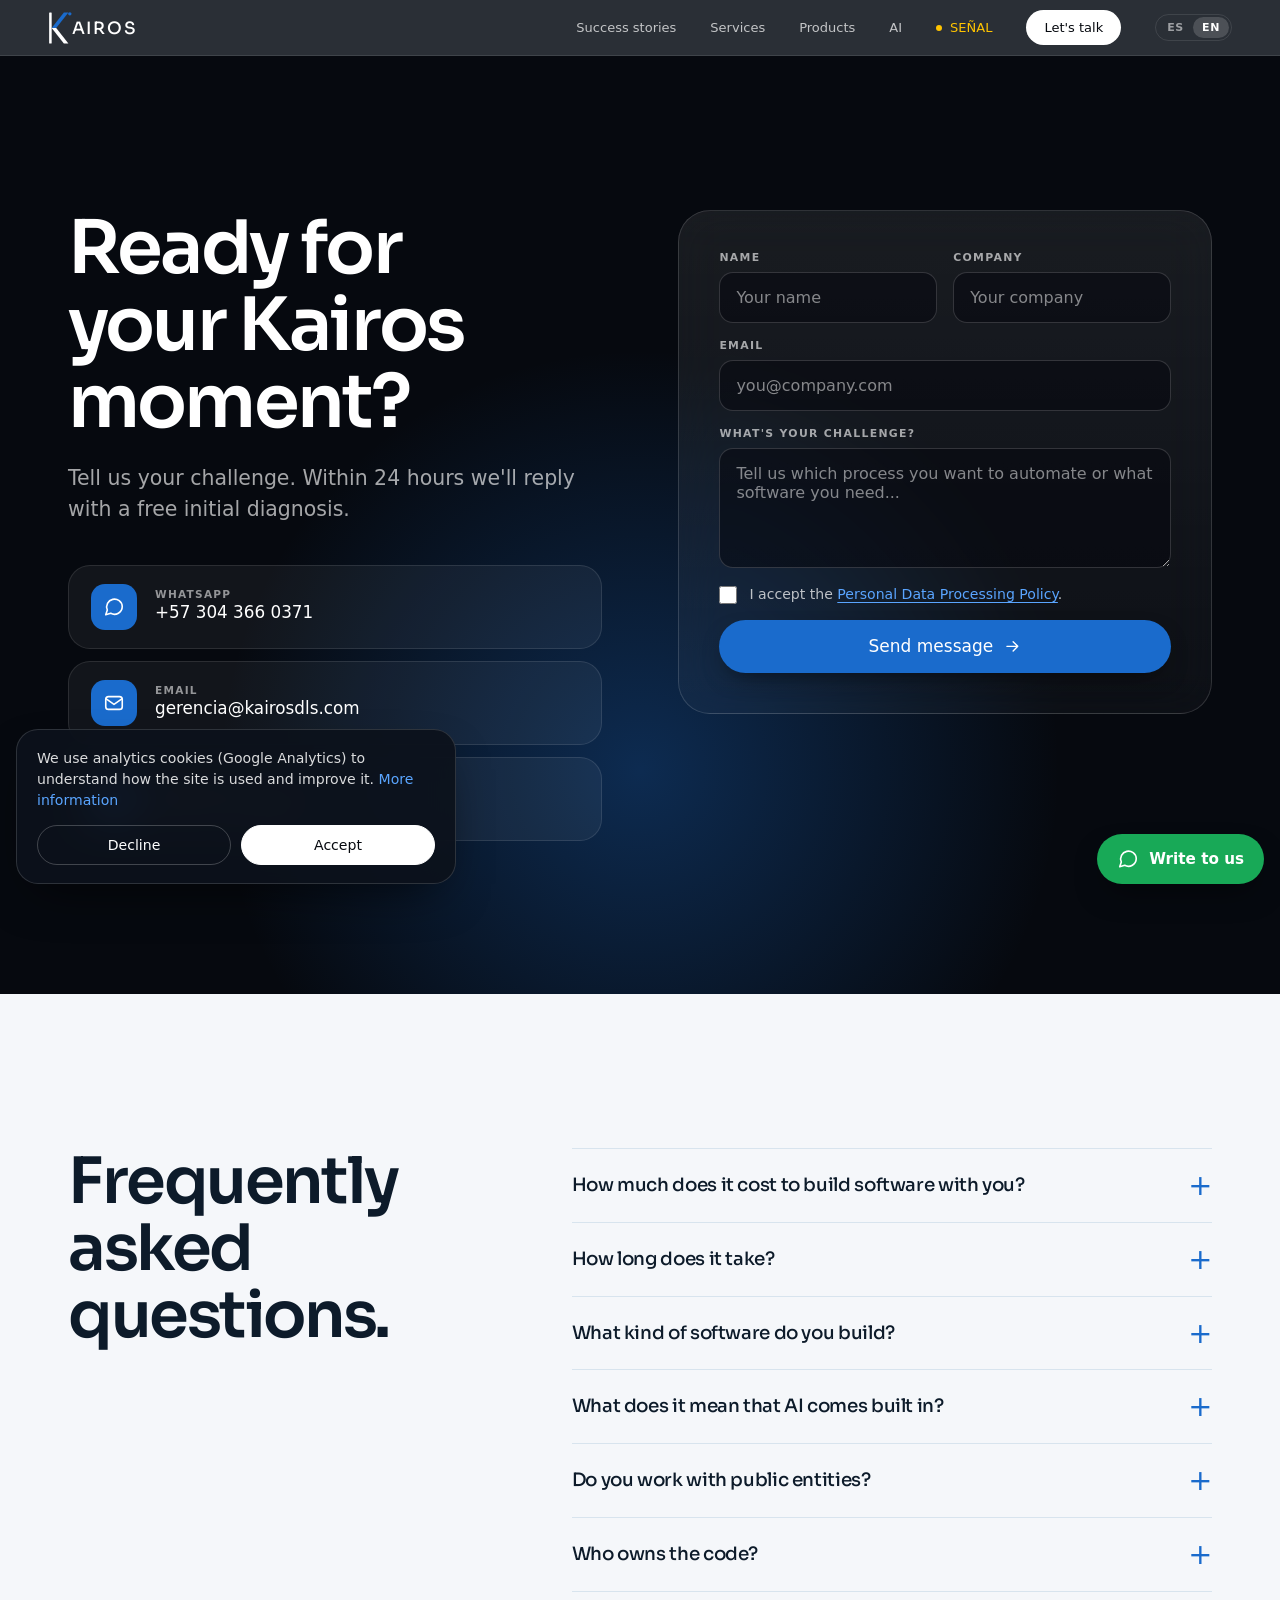
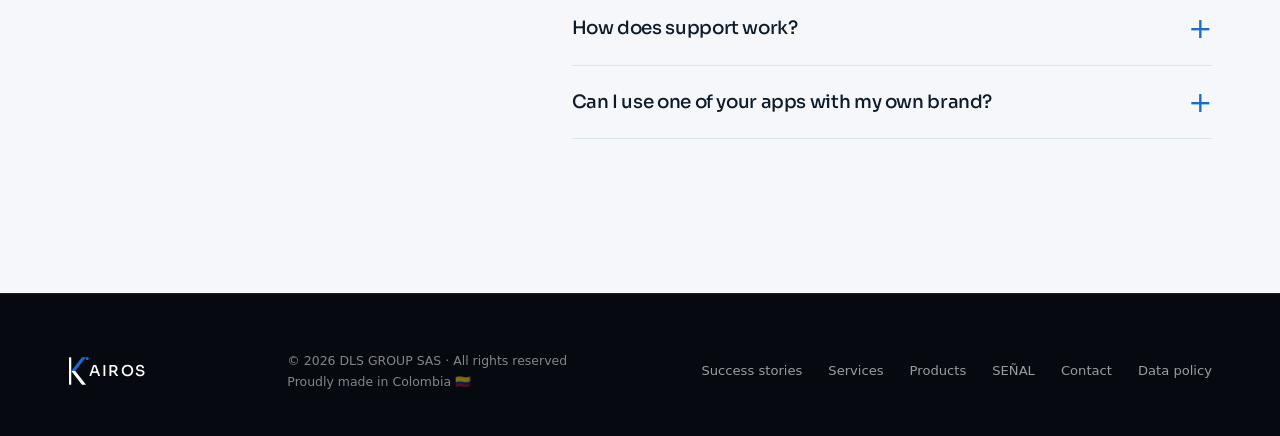
<file: contacto.html>
<!DOCTYPE html>
<html lang="es" class="sub">
<head>
<meta charset="UTF-8"/>
<meta name="viewport" content="width=device-width, initial-scale=1.0, viewport-fit=cover"/>
<title>Contacto — Kairos</title>
<script>document.documentElement.classList.add('js')</script>
<meta name="description" content="Agenda una llamada de 30 minutos o escríbenos. Respondemos en menos de 24 horas. Kairos — DLS Group S.A.S., Colombia."/>
<meta name="robots" content="index, follow"/>
<meta name="theme-color" content="#06090F"/>
<link rel="canonical" href="https://kairosdls.com/contacto.html"/>
<meta property="og:type" content="website"/>
<meta property="og:title" content="Contacto — Kairos"/>
<meta property="og:description" content="Agenda una llamada de 30 minutos o escríbenos. Respondemos en menos de 24 horas. Kairos — DLS Group S.A.S., Colombia."/>
<meta property="og:url" content="https://kairosdls.com/contacto.html"/>
<meta property="og:image" content="https://kairosdls.com/og-image.png"/>
<meta property="og:locale" content="es_CO"/>
<meta name="twitter:card" content="summary_large_image"/>
<meta name="twitter:title" content="Contacto — Kairos"/>
<meta name="twitter:description" content="Agenda una llamada de 30 minutos o escríbenos. Respondemos en menos de 24 horas. Kairos — DLS Group S.A.S., Colombia."/>
<meta name="twitter:image" content="https://kairosdls.com/og-image.png"/>
<link rel="icon" type="image/png" href="logo3.png"/>
<link rel="apple-touch-icon" href="logo3.png"/>
<link rel="preconnect" href="https://fonts.googleapis.com"/>
<link rel="preconnect" href="https://fonts.gstatic.com" crossorigin/>
<link href="https://fonts.googleapis.com/css2?family=Sora:wght@300;400;500;600;700&family=Barlow:wght@400;500;600;700&family=Barlow+Condensed:wght@600;700;800&display=swap" rel="stylesheet"/>
<link rel="stylesheet" href="assets/kairos.css"/>
<script src="assets/i18n.js"></script>
</head>
<body>
<svg width="0" height="0" style="position:absolute" aria-hidden="true">
  <defs>
    <symbol id="i-arrow" viewBox="0 0 24 24"><path d="M5 12h14M13 6l6 6-6 6"/></symbol>
    <symbol id="i-chev" viewBox="0 0 24 24"><path d="M9 6l6 6-6 6"/></symbol>
    <symbol id="i-check" viewBox="0 0 24 24"><path d="M5 12.5l4.5 4.5L19 7.5"/></symbol>
    <symbol id="i-chat" viewBox="0 0 24 24"><path d="M21 11.5a8.5 8.5 0 0 1-12.6 7.4L3 20.5l1.7-5.2A8.5 8.5 0 1 1 21 11.5z"/></symbol>
    <symbol id="i-mail" viewBox="0 0 24 24"><rect x="3" y="5" width="18" height="14" rx="3"/><path d="M3.5 7.5l8.5 6 8.5-6"/></symbol>
    <symbol id="i-cal" viewBox="0 0 24 24"><rect x="3" y="5" width="18" height="16" rx="3"/><path d="M3 10h18M8 3v4M16 3v4"/></symbol>
    <symbol id="i-file" viewBox="0 0 24 24"><path d="M7 3h7l4 4v14H7V3zM14 3v4h4"/></symbol>
    <symbol id="i-shield" viewBox="0 0 24 24"><path d="M12 3l8 3v6c0 5-3.5 8-8 9-4.5-1-8-4-8-9V6l8-3z"/><path d="M9 12l2 2 4-4"/></symbol>
    <symbol id="i-bell" viewBox="0 0 24 24"><path d="M6 16v-5a6 6 0 1 1 12 0v5l1.5 2h-15L6 16zM10 21h4"/></symbol>
    <symbol id="i-chart" viewBox="0 0 24 24"><path d="M4 20h16M7 20v-7M12 20V6M17 20v-10"/></symbol>
    <symbol id="i-flow" viewBox="0 0 24 24"><path d="M4 4h6v6H4zM14 14h6v6h-6zM10 7h4a3 3 0 0 1 3 3v4"/></symbol>
    <symbol id="i-spark" viewBox="0 0 24 24"><path d="M12 3l1.8 5.2L19 10l-5.2 1.8L12 17l-1.8-5.2L5 10l5.2-1.8L12 3zM19 16l.7 2 2 .7-2 .7-.7 2-.7-2-2-.7 2-.7.7-2z"/></symbol>
    <symbol id="i-alert" viewBox="0 0 24 24"><path d="M12 4l9 16H3L12 4zM12 10v4M12 17h.01"/></symbol>
    <symbol id="i-pen" viewBox="0 0 24 24"><path d="M4 20l4-1L19 8l-3-3L5 16l-1 4z"/></symbol>
    <symbol id="i-form" viewBox="0 0 24 24"><rect x="5" y="3" width="14" height="18" rx="3"/><path d="M9 8h6M9 12h6M9 16h3"/></symbol>
    <symbol id="i-sig" viewBox="0 0 24 24"><path d="M5 5a10 10 0 0 0 0 14M19 5a10 10 0 0 1 0 14M8.5 8.5a5 5 0 0 0 0 7M15.5 8.5a5 5 0 0 1 0 7"/><circle cx="12" cy="12" r="1.2"/></symbol>
    <symbol id="i-eye" viewBox="0 0 24 24"><path d="M2 12s3.8-7 10-7 10 7 10 7-3.8 7-10 7S2 12 2 12z"/><circle cx="12" cy="12" r="3"/></symbol>
    <symbol id="i-key" viewBox="0 0 24 24"><circle cx="8" cy="15" r="4"/><path d="M11 12l9-9M16 7l3 3M14 9l2 2"/></symbol>
    <symbol id="i-dumb" viewBox="0 0 24 24"><path d="M6.5 7v10M3.5 9.5v5M17.5 7v10M20.5 9.5v5M6.5 12h11"/></symbol>
    <symbol id="i-home" viewBox="0 0 24 24"><path d="M4 11l8-7 8 7v9h-5v-6H9v6H4z"/></symbol>
    <symbol id="i-sign" viewBox="0 0 24 24"><path d="M3 18c3 0 4-8 6-8s0 8 3 8 3-5 5-5 1 3 4 3"/></symbol>
  </defs>
</svg>

<nav>
  <a href="index.html" class="logo-a" aria-label="Kairos — inicio">
    <svg class="logo" viewBox="186 20 340 120" role="img" aria-label="Kairos">
      <rect x="190" y="25" width="9" height="110" rx="2" fill="currentColor"/>
      <polygon points="199,80 242,25 258,25 215,80" fill="#1A6BCC"/>
      <polygon points="199,80 242,135 258,135 215,80" fill="currentColor"/>
      <circle cx="263" cy="30" r="6" fill="#1A6BCC"/>
      <text x="270" y="100" fill="currentColor" font-size="60" font-weight="500" letter-spacing="6">AIROS</text>
    </svg>
  </a>
  <button type="button" class="nav-tg" aria-label="Menú" aria-expanded="false" aria-controls="nl"><span></span><span></span></button>
  <div class="nav-links" id="nl">
    <a href="casos.html">Casos de éxito</a>
    <a href="servicios.html">Servicios</a>
    <a href="productos.html">Productos</a>
    <a href="ia.html">IA</a>
    <a href="senal.html" class="nav-senal">SEÑAL</a>
    <a href="contacto.html" class="nav-cta" aria-current="page">Hablemos</a>
  </div>
</nav>

<main>
<!-- CONTACTO -->
<section id="contacto" class="contact dark-sec">
  <div class="wrap">
    <div class="cgrid">
      <div class="rv">
        <h2>¿Listo para tu momento Kairos?</h2>
        <p class="lead" style="margin-top:22px">Cuéntanos tu reto. En menos de 24 horas te respondemos con un diagnóstico inicial sin costo.</p>
        <div class="channels">
          <a href="https://wa.me/573043660371" class="ch"><span class="ic"><svg class="ico"><use href="#i-chat"/></svg></span><div><small>WHATSAPP</small><b>+57 304 366 0371</b></div></a>
          <a href="mailto:gerencia@kairosdls.com" class="ch"><span class="ic"><svg class="ico"><use href="#i-mail"/></svg></span><div><small>EMAIL</small><b>gerencia@kairosdls.com</b></div></a>
          <a href="https://calendly.com/dlskairos/30min" target="_blank" rel="noopener" class="ch"><span class="ic"><svg class="ico"><use href="#i-cal"/></svg></span><div><small>VIDEOLLAMADA</small><b>Agenda 30 minutos</b></div></a>
        </div>
      </div>
      <form class="form rv" style="--d:.12s" id="contact-form" action="https://formspree.io/f/xzdkodod" method="POST">
        <div class="frow">
          <div class="fg"><label for="f-n">NOMBRE</label><input id="f-n" type="text" name="nombre" class="fi" placeholder="Tu nombre" autocomplete="name" required/></div>
          <div class="fg"><label for="f-e">EMPRESA</label><input id="f-e" type="text" name="empresa" class="fi" placeholder="Tu empresa" autocomplete="organization"/></div>
        </div>
        <div class="fg"><label for="f-m">EMAIL</label><input id="f-m" type="email" name="email" class="fi" placeholder="tu@empresa.com" autocomplete="email" required/></div>
        <div class="fg"><label for="f-r">¿CUÁL ES TU RETO?</label><textarea id="f-r" name="mensaje" class="fi" placeholder="Cuéntanos qué proceso quieres automatizar o qué software necesitas..." required></textarea></div>
        <label class="consent"><input type="checkbox" name="consentimiento" required/><span>Acepto la <a href="politica-datos.html" target="_blank" rel="noopener">Política de tratamiento de datos personales</a>.</span></label>
        <button type="submit" class="btn btn-p" id="form-btn">Enviar mensaje <svg class="ico"><use href="#i-arrow"/></svg></button>
        <div id="form-msg" role="status"></div>
      </form>
    </div>
  </div>
</section>
<!-- FAQ -->
<section id="faq" class="faq gray-sec">
  <div class="wrap faq-w">
    <div class="head rv"><h2>Preguntas frecuentes.</h2></div>
    <div class="rv">
      <details><summary>¿Cuánto cuesta desarrollar un software con ustedes?</summary><p>Depende del alcance de tu reto. Por eso empezamos con un diagnóstico inicial sin costo: con lo que entendamos te presentamos una propuesta clara antes de que te comprometas con nada.</p></details>
      <details><summary>¿Cuánto tiempo toma?</summary><p>Depende de lo que necesites construir. En el diagnóstico definimos el alcance y acordamos los tiempos contigo en la propuesta.</p></details>
      <details><summary>¿Qué tipo de software construyen?</summary><p>Software a medida, apps nativas para iOS y Android, PWA, plataformas web, integraciones con tus sistemas (ERP, CRM, APIs) y automatización de procesos.</p></details>
      <details><summary>¿Qué significa que la IA venga integrada?</summary><p>Cada solución incluye un asistente de IA pensado para tu caso de uso: conoce tu industria, tu vocabulario y tus procesos, y ayuda a analizar, decidir y automatizar. Usamos la tecnología de Anthropic (Claude).</p></details>
      <details><summary>¿Trabajan con entidades públicas?</summary><p>Sí. Hemos desarrollado para el ICCU, del departamento de Cundinamarca, y para la Alcaldía de Medellín, además de empresas privadas y fundaciones.</p></details>
      <details><summary>¿De quién es el código?</summary><p>Depende de cómo nos contrates. Si usas una de nuestras apps (como SEÑAL), el software es de Kairos y lo usas bajo arrendamiento. Si nos contratas para un desarrollo personalizado, las condiciones sobre el código las acordamos contigo.</p></details>
      <details><summary>¿Cómo funciona el soporte?</summary><p>El soporte es personalizado: respondemos y corregimos en menos de 24 horas.</p></details>
      <details><summary>¿Puedo usar una de sus apps con mi propia marca?</summary><p>SEÑAL se personaliza por completo: permisos, formularios, flujos, colores y marca propia. Cuéntanos tu caso y vemos qué producto encaja o si conviene un desarrollo a medida.</p></details>
    </div>
  </div>
</section>

</main>

<footer>
  <div class="wrap fgrid">
    <svg class="logo" viewBox="186 20 340 120" role="img" aria-label="Kairos">
      <rect x="190" y="25" width="9" height="110" rx="2" fill="currentColor"/>
      <polygon points="199,80 242,25 258,25 215,80" fill="#1A6BCC"/>
      <polygon points="199,80 242,135 258,135 215,80" fill="currentColor"/>
      <circle cx="263" cy="30" r="6" fill="#1A6BCC"/>
      <text x="270" y="100" fill="currentColor" font-size="60" font-weight="500" letter-spacing="6">AIROS</text>
    </svg>
    <div>
      <div class="fl-copy">© 2026 DLS GROUP SAS · Todos los derechos reservados</div>
      <div class="fl-copy">Hecho con orgullo en Colombia 🇨🇴</div>
    </div>
    <div class="fl-links">
      <a href="casos.html">Casos de éxito</a>
      <a href="servicios.html">Servicios</a>
      <a href="productos.html">Productos</a>
      <a href="senal.html">SEÑAL</a>
      <a href="contacto.html">Contacto</a>
      <a href="politica-datos.html">Política de datos</a>
    </div>
  </div>
</footer>

<a class="wa" href="https://wa.me/573043660371?text=Hola%20Kairos%2C%20quiero%20conversar%20sobre%20un%20proyecto" target="_blank" rel="noopener" aria-label="Escríbenos por WhatsApp"><svg class="ico"><use href="#i-chat"/></svg><span>Escríbenos</span></a>
<script>i18n.apply()</script>
<script src="assets/kairos.js"></script>
<script src="assets/site.js"></script>
</body>
</html>
</file>
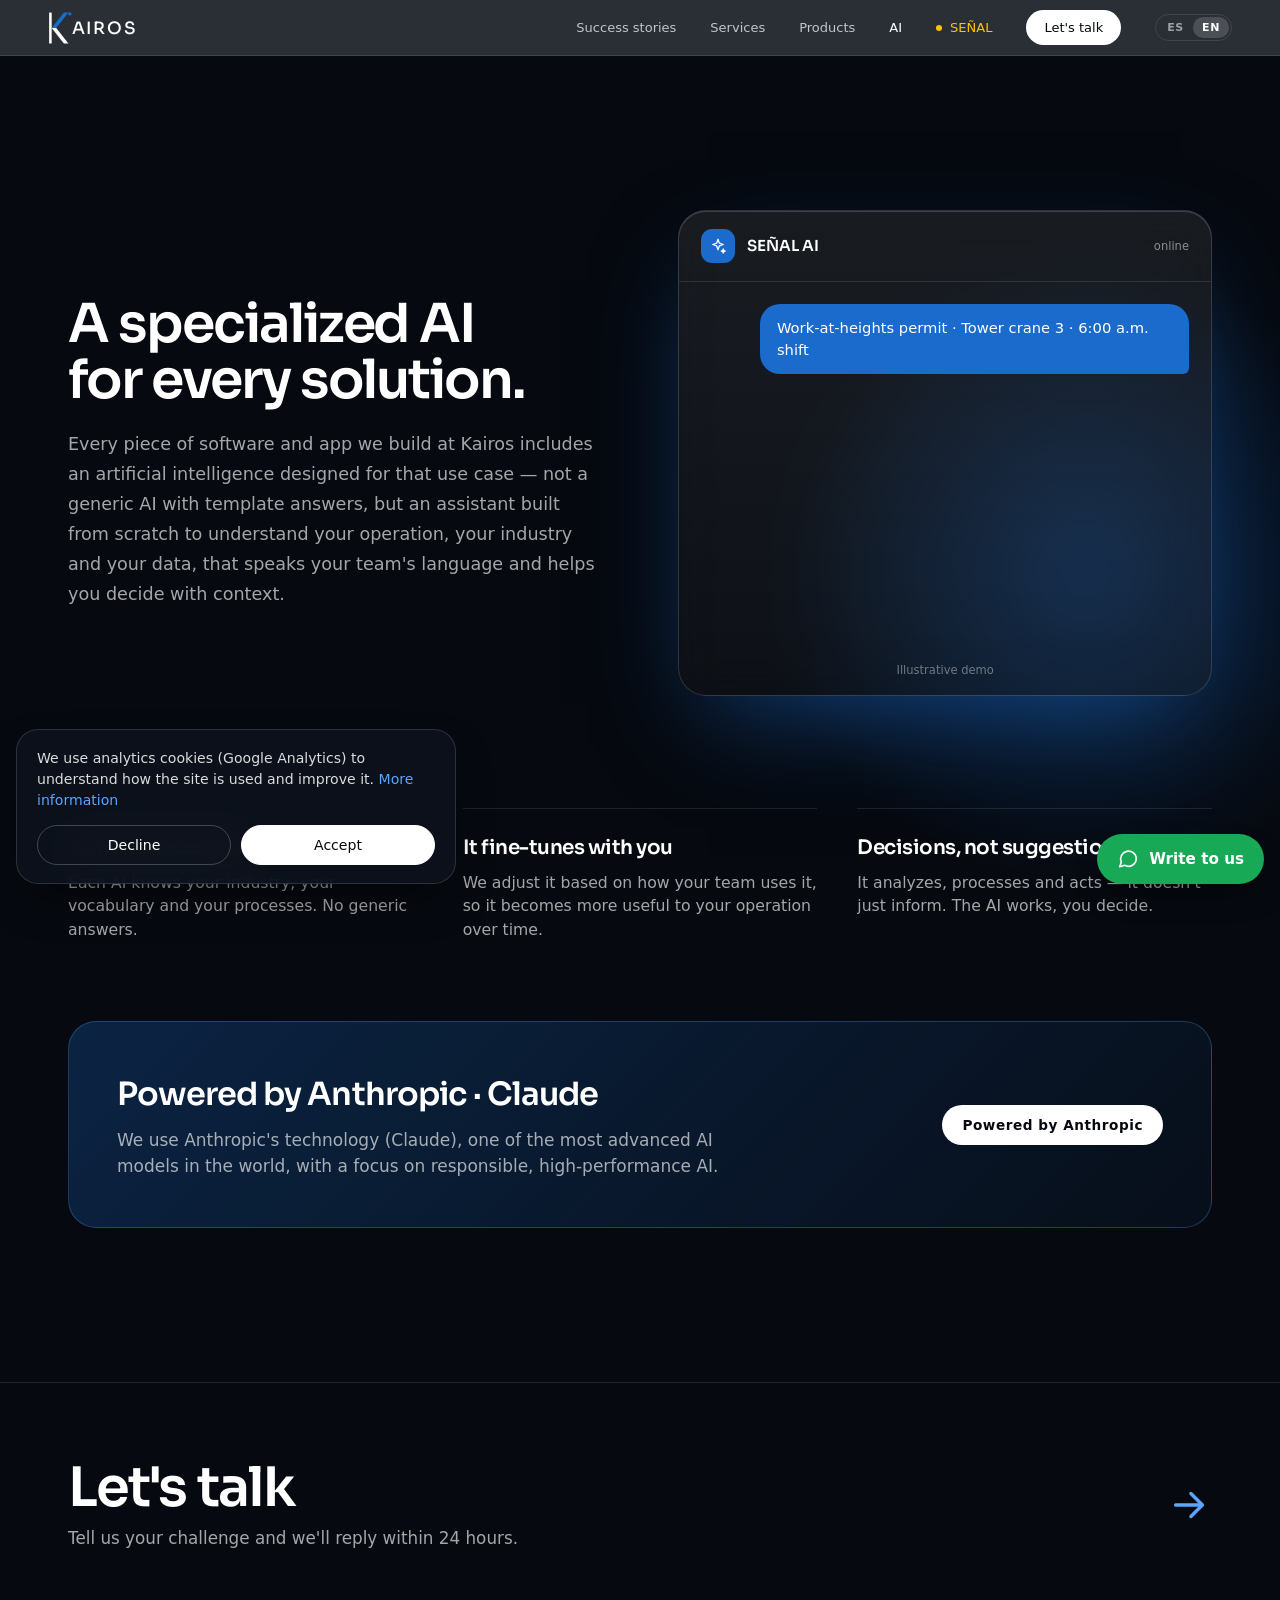
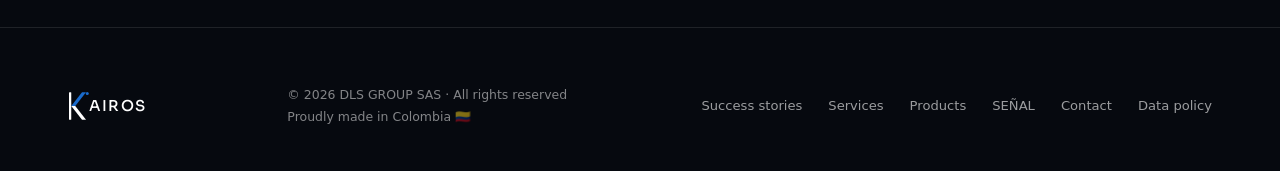
<file: ia.html>
<!DOCTYPE html>
<html lang="es" class="sub">
<head>
<meta charset="UTF-8"/>
<meta name="viewport" content="width=device-width, initial-scale=1.0, viewport-fit=cover"/>
<title>Inteligencia artificial — Kairos</title>
<script>document.documentElement.classList.add('js')</script>
<meta name="description" content="Cada software de Kairos incluye una IA diseñada para ese caso de uso: entiende tu operación, tu industria y tu vocabulario."/>
<meta name="robots" content="index, follow"/>
<meta name="theme-color" content="#06090F"/>
<link rel="canonical" href="https://kairosdls.com/ia.html"/>
<meta property="og:type" content="website"/>
<meta property="og:title" content="Inteligencia artificial — Kairos"/>
<meta property="og:description" content="Cada software de Kairos incluye una IA diseñada para ese caso de uso: entiende tu operación, tu industria y tu vocabulario."/>
<meta property="og:url" content="https://kairosdls.com/ia.html"/>
<meta property="og:image" content="https://kairosdls.com/og-image.png"/>
<meta property="og:locale" content="es_CO"/>
<meta name="twitter:card" content="summary_large_image"/>
<meta name="twitter:title" content="Inteligencia artificial — Kairos"/>
<meta name="twitter:description" content="Cada software de Kairos incluye una IA diseñada para ese caso de uso: entiende tu operación, tu industria y tu vocabulario."/>
<meta name="twitter:image" content="https://kairosdls.com/og-image.png"/>
<link rel="icon" type="image/png" href="logo3.png"/>
<link rel="apple-touch-icon" href="logo3.png"/>
<link rel="preconnect" href="https://fonts.googleapis.com"/>
<link rel="preconnect" href="https://fonts.gstatic.com" crossorigin/>
<link href="https://fonts.googleapis.com/css2?family=Sora:wght@300;400;500;600;700&family=Barlow:wght@400;500;600;700&family=Barlow+Condensed:wght@600;700;800&display=swap" rel="stylesheet"/>
<link rel="stylesheet" href="assets/kairos.css"/>
<script src="assets/i18n.js"></script>
</head>
<body>
<svg width="0" height="0" style="position:absolute" aria-hidden="true">
  <defs>
    <symbol id="i-arrow" viewBox="0 0 24 24"><path d="M5 12h14M13 6l6 6-6 6"/></symbol>
    <symbol id="i-chev" viewBox="0 0 24 24"><path d="M9 6l6 6-6 6"/></symbol>
    <symbol id="i-check" viewBox="0 0 24 24"><path d="M5 12.5l4.5 4.5L19 7.5"/></symbol>
    <symbol id="i-chat" viewBox="0 0 24 24"><path d="M21 11.5a8.5 8.5 0 0 1-12.6 7.4L3 20.5l1.7-5.2A8.5 8.5 0 1 1 21 11.5z"/></symbol>
    <symbol id="i-mail" viewBox="0 0 24 24"><rect x="3" y="5" width="18" height="14" rx="3"/><path d="M3.5 7.5l8.5 6 8.5-6"/></symbol>
    <symbol id="i-cal" viewBox="0 0 24 24"><rect x="3" y="5" width="18" height="16" rx="3"/><path d="M3 10h18M8 3v4M16 3v4"/></symbol>
    <symbol id="i-file" viewBox="0 0 24 24"><path d="M7 3h7l4 4v14H7V3zM14 3v4h4"/></symbol>
    <symbol id="i-shield" viewBox="0 0 24 24"><path d="M12 3l8 3v6c0 5-3.5 8-8 9-4.5-1-8-4-8-9V6l8-3z"/><path d="M9 12l2 2 4-4"/></symbol>
    <symbol id="i-bell" viewBox="0 0 24 24"><path d="M6 16v-5a6 6 0 1 1 12 0v5l1.5 2h-15L6 16zM10 21h4"/></symbol>
    <symbol id="i-chart" viewBox="0 0 24 24"><path d="M4 20h16M7 20v-7M12 20V6M17 20v-10"/></symbol>
    <symbol id="i-flow" viewBox="0 0 24 24"><path d="M4 4h6v6H4zM14 14h6v6h-6zM10 7h4a3 3 0 0 1 3 3v4"/></symbol>
    <symbol id="i-spark" viewBox="0 0 24 24"><path d="M12 3l1.8 5.2L19 10l-5.2 1.8L12 17l-1.8-5.2L5 10l5.2-1.8L12 3zM19 16l.7 2 2 .7-2 .7-.7 2-.7-2-2-.7 2-.7.7-2z"/></symbol>
    <symbol id="i-alert" viewBox="0 0 24 24"><path d="M12 4l9 16H3L12 4zM12 10v4M12 17h.01"/></symbol>
    <symbol id="i-pen" viewBox="0 0 24 24"><path d="M4 20l4-1L19 8l-3-3L5 16l-1 4z"/></symbol>
    <symbol id="i-form" viewBox="0 0 24 24"><rect x="5" y="3" width="14" height="18" rx="3"/><path d="M9 8h6M9 12h6M9 16h3"/></symbol>
    <symbol id="i-sig" viewBox="0 0 24 24"><path d="M5 5a10 10 0 0 0 0 14M19 5a10 10 0 0 1 0 14M8.5 8.5a5 5 0 0 0 0 7M15.5 8.5a5 5 0 0 1 0 7"/><circle cx="12" cy="12" r="1.2"/></symbol>
    <symbol id="i-eye" viewBox="0 0 24 24"><path d="M2 12s3.8-7 10-7 10 7 10 7-3.8 7-10 7S2 12 2 12z"/><circle cx="12" cy="12" r="3"/></symbol>
    <symbol id="i-key" viewBox="0 0 24 24"><circle cx="8" cy="15" r="4"/><path d="M11 12l9-9M16 7l3 3M14 9l2 2"/></symbol>
    <symbol id="i-dumb" viewBox="0 0 24 24"><path d="M6.5 7v10M3.5 9.5v5M17.5 7v10M20.5 9.5v5M6.5 12h11"/></symbol>
    <symbol id="i-home" viewBox="0 0 24 24"><path d="M4 11l8-7 8 7v9h-5v-6H9v6H4z"/></symbol>
    <symbol id="i-sign" viewBox="0 0 24 24"><path d="M3 18c3 0 4-8 6-8s0 8 3 8 3-5 5-5 1 3 4 3"/></symbol>
  </defs>
</svg>

<nav>
  <a href="index.html" class="logo-a" aria-label="Kairos — inicio">
    <svg class="logo" viewBox="186 20 340 120" role="img" aria-label="Kairos">
      <rect x="190" y="25" width="9" height="110" rx="2" fill="currentColor"/>
      <polygon points="199,80 242,25 258,25 215,80" fill="#1A6BCC"/>
      <polygon points="199,80 242,135 258,135 215,80" fill="currentColor"/>
      <circle cx="263" cy="30" r="6" fill="#1A6BCC"/>
      <text x="270" y="100" fill="currentColor" font-size="60" font-weight="500" letter-spacing="6">AIROS</text>
    </svg>
  </a>
  <button type="button" class="nav-tg" aria-label="Menú" aria-expanded="false" aria-controls="nl"><span></span><span></span></button>
  <div class="nav-links" id="nl">
    <a href="casos.html">Casos de éxito</a>
    <a href="servicios.html">Servicios</a>
    <a href="productos.html">Productos</a>
    <a href="ia.html" aria-current="page">IA</a>
    <a href="senal.html" class="nav-senal">SEÑAL</a>
    <a href="contacto.html" class="nav-cta">Hablemos</a>
  </div>
</nav>

<main>
<!-- IA -->
<section id="ia" class="ia dark-sec">
  <div class="wrap">
    <div class="ia-grid">
      <div class="rv">
        <h2 class="ia-h">Una IA especializada para cada solución.</h2>
        <p class="t">Cada software y app que construimos en Kairos incluye una inteligencia artificial diseñada para ese caso de uso — no una IA genérica con respuestas de plantilla, sino un asistente pensado desde cero para entender tu operación, tu industria y tus datos, que habla el lenguaje de tu equipo y ayuda a decidir con contexto.</p>
      </div>
      <div class="rv" style="--d:.12s">
        <div class="chat" id="chat">
          <div class="chat-h"><span class="av"><svg class="ico"><use href="#i-spark"/></svg></span>SEÑAL IA<small>en línea</small></div>
          <div class="chat-b" id="chat-b"></div>
          <div class="demo">Demostración ilustrativa</div>
        </div>
      </div>
    </div>
    <div class="ia-feats">
      <div class="rv"><h3>IA contextualizada</h3><p>Cada IA conoce tu industria, tu vocabulario y tus procesos. No hay respuestas genéricas.</p></div>
      <div class="rv" style="--d:.1s"><h3>Se afina contigo</h3><p>La ajustamos con base en cómo la usa tu equipo, para que sea cada vez más útil en tu operación.</p></div>
      <div class="rv" style="--d:.2s"><h3>Decisiones, no sugerencias</h3><p>Analiza, procesa y actúa — no solo informa. La IA trabaja, tú decides.</p></div>
    </div>
    <div class="anth rv">
      <div>
        <h3>Powered by Anthropic · Claude</h3>
        <p>Usamos la tecnología de Anthropic (Claude), uno de los modelos de IA más avanzados del mundo, con foco en IA responsable y de alto rendimiento.</p>
      </div>
      <span class="tag">Powered by Anthropic</span>
    </div>
  </div>
</section>

<section class="nextb">
  <div class="wrap"><a href="contacto.html"><span><b>Hablemos</b><span class="d">Cuéntanos tu reto y te respondemos en menos de 24 horas.</span></span><svg class="ico"><use href="#i-arrow"/></svg></a></div>
</section>
</main>

<footer>
  <div class="wrap fgrid">
    <svg class="logo" viewBox="186 20 340 120" role="img" aria-label="Kairos">
      <rect x="190" y="25" width="9" height="110" rx="2" fill="currentColor"/>
      <polygon points="199,80 242,25 258,25 215,80" fill="#1A6BCC"/>
      <polygon points="199,80 242,135 258,135 215,80" fill="currentColor"/>
      <circle cx="263" cy="30" r="6" fill="#1A6BCC"/>
      <text x="270" y="100" fill="currentColor" font-size="60" font-weight="500" letter-spacing="6">AIROS</text>
    </svg>
    <div>
      <div class="fl-copy">© 2026 DLS GROUP SAS · Todos los derechos reservados</div>
      <div class="fl-copy">Hecho con orgullo en Colombia 🇨🇴</div>
    </div>
    <div class="fl-links">
      <a href="casos.html">Casos de éxito</a>
      <a href="servicios.html">Servicios</a>
      <a href="productos.html">Productos</a>
      <a href="senal.html">SEÑAL</a>
      <a href="contacto.html">Contacto</a>
      <a href="politica-datos.html">Política de datos</a>
    </div>
  </div>
</footer>

<a class="wa" href="https://wa.me/573043660371?text=Hola%20Kairos%2C%20quiero%20conversar%20sobre%20un%20proyecto" target="_blank" rel="noopener" aria-label="Escríbenos por WhatsApp"><svg class="ico"><use href="#i-chat"/></svg><span>Escríbenos</span></a>
<script>i18n.apply()</script>
<script src="assets/kairos.js"></script>
<script src="assets/site.js"></script>
</body>
</html>
</file>
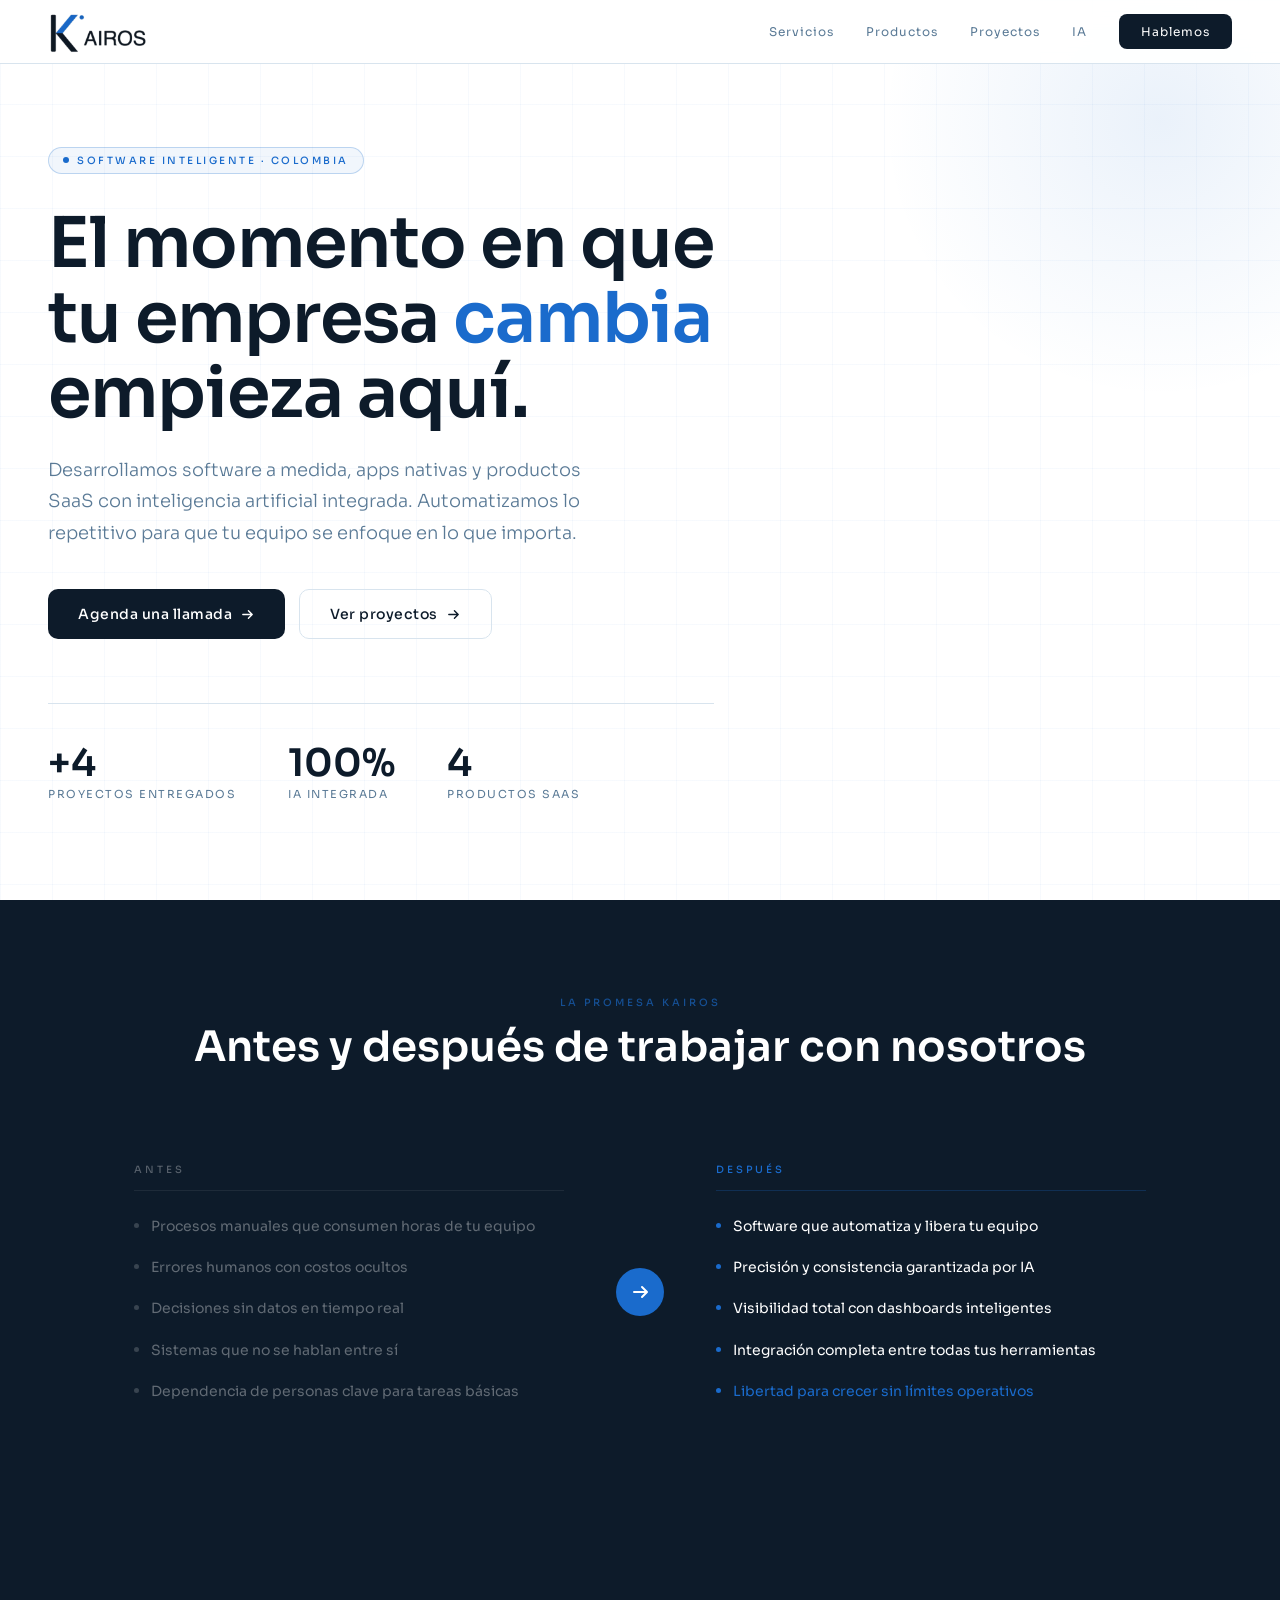
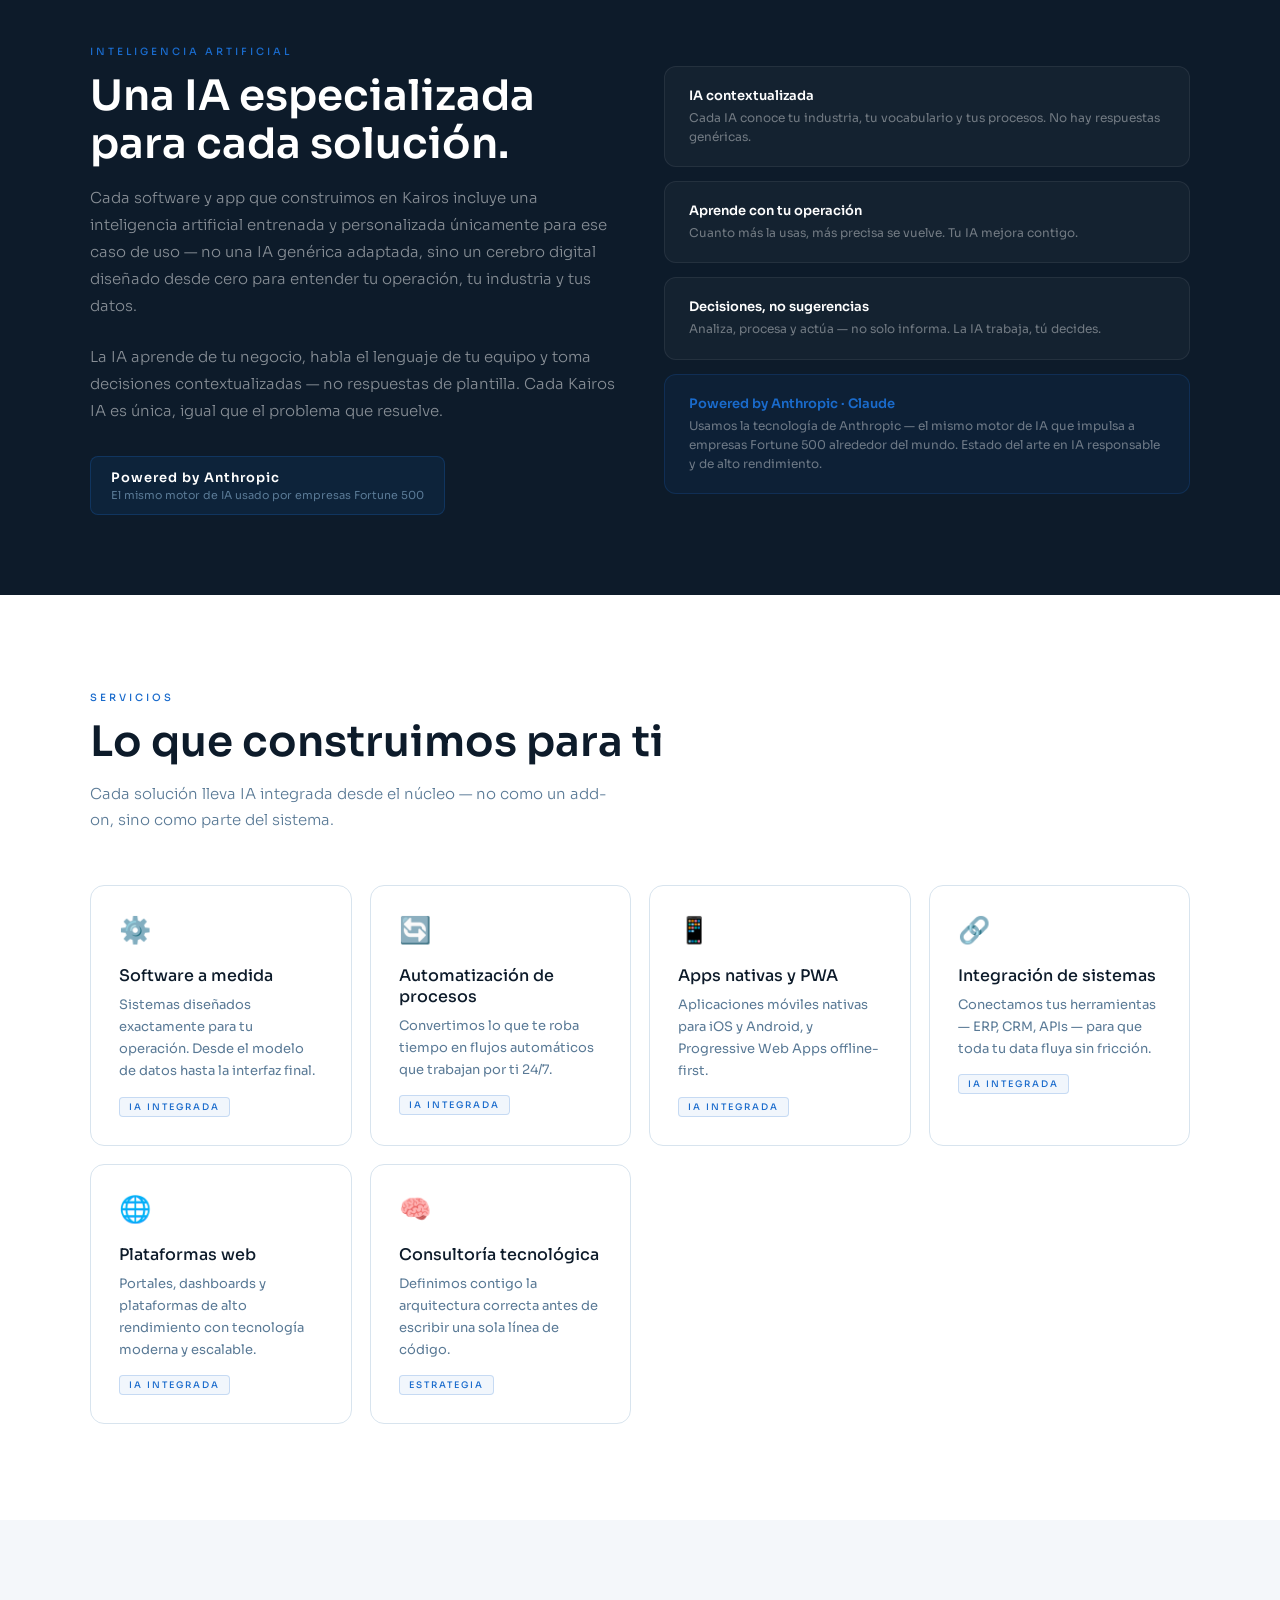
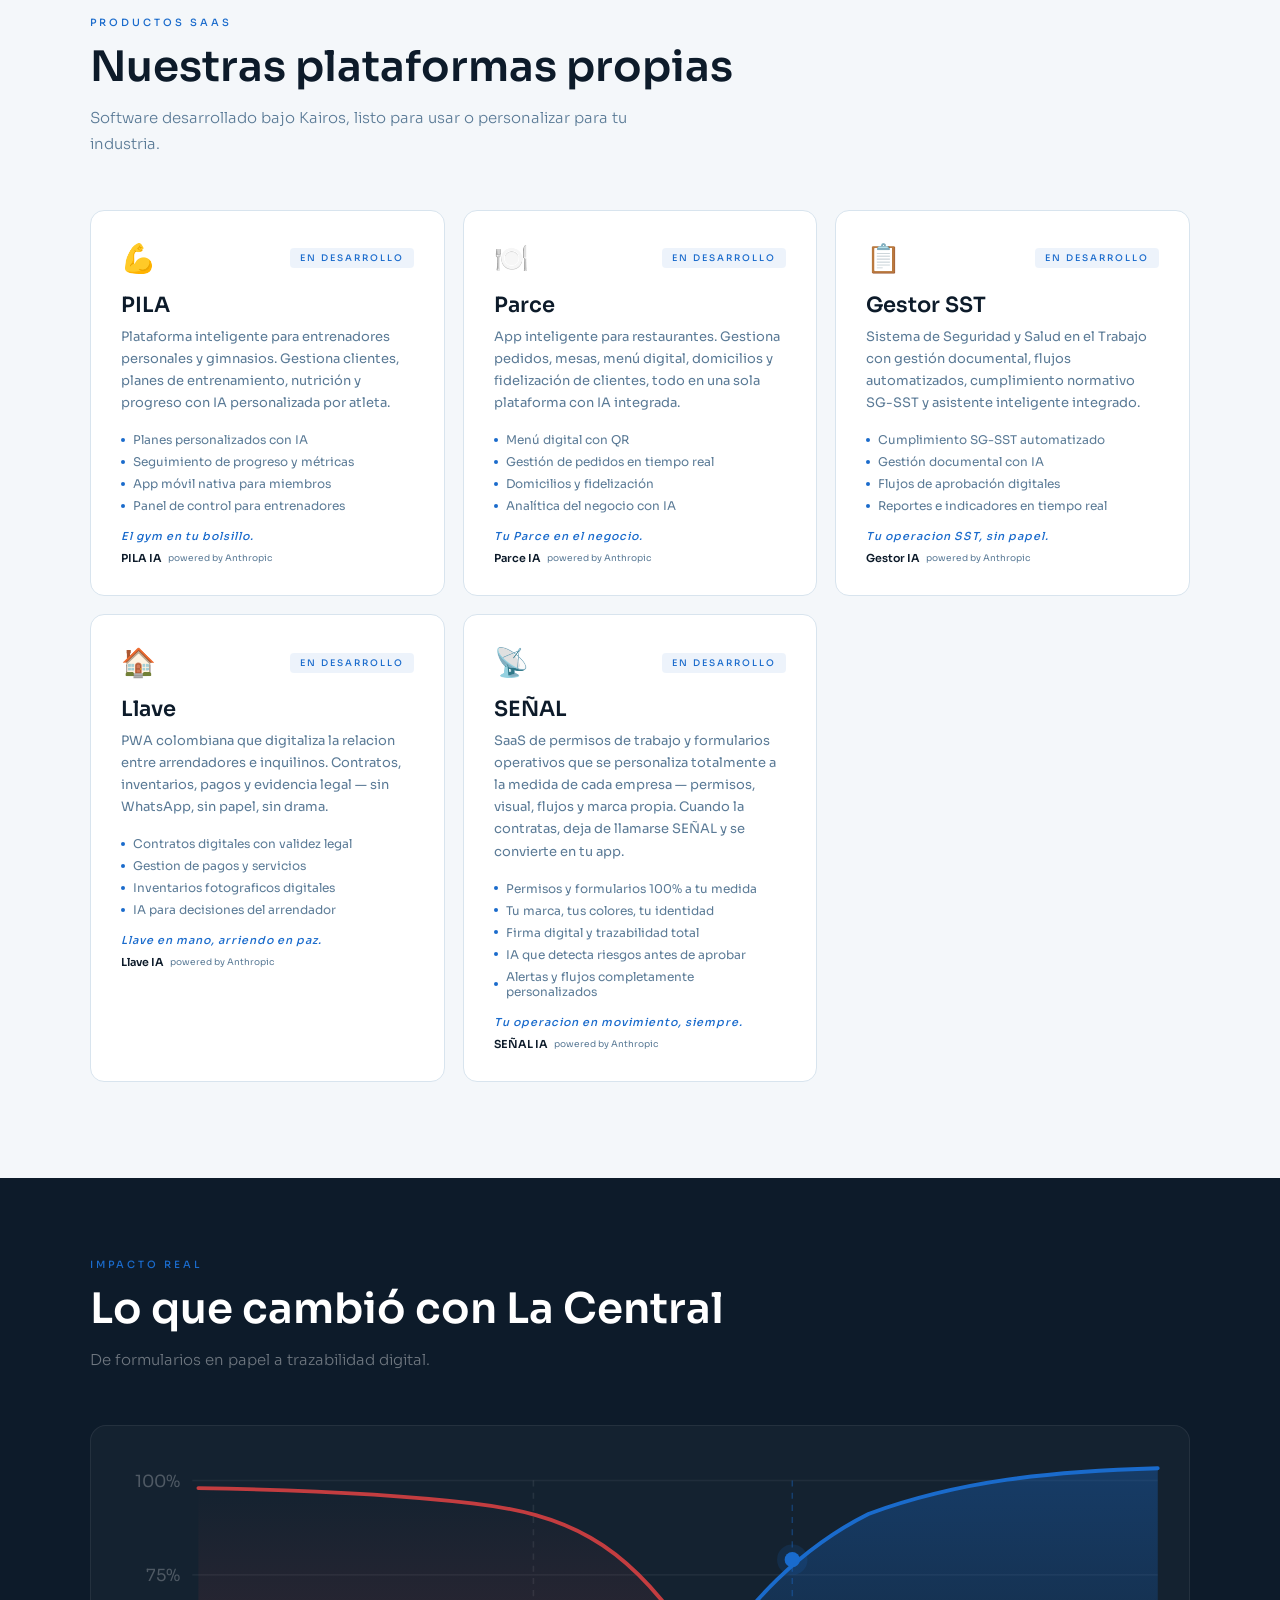
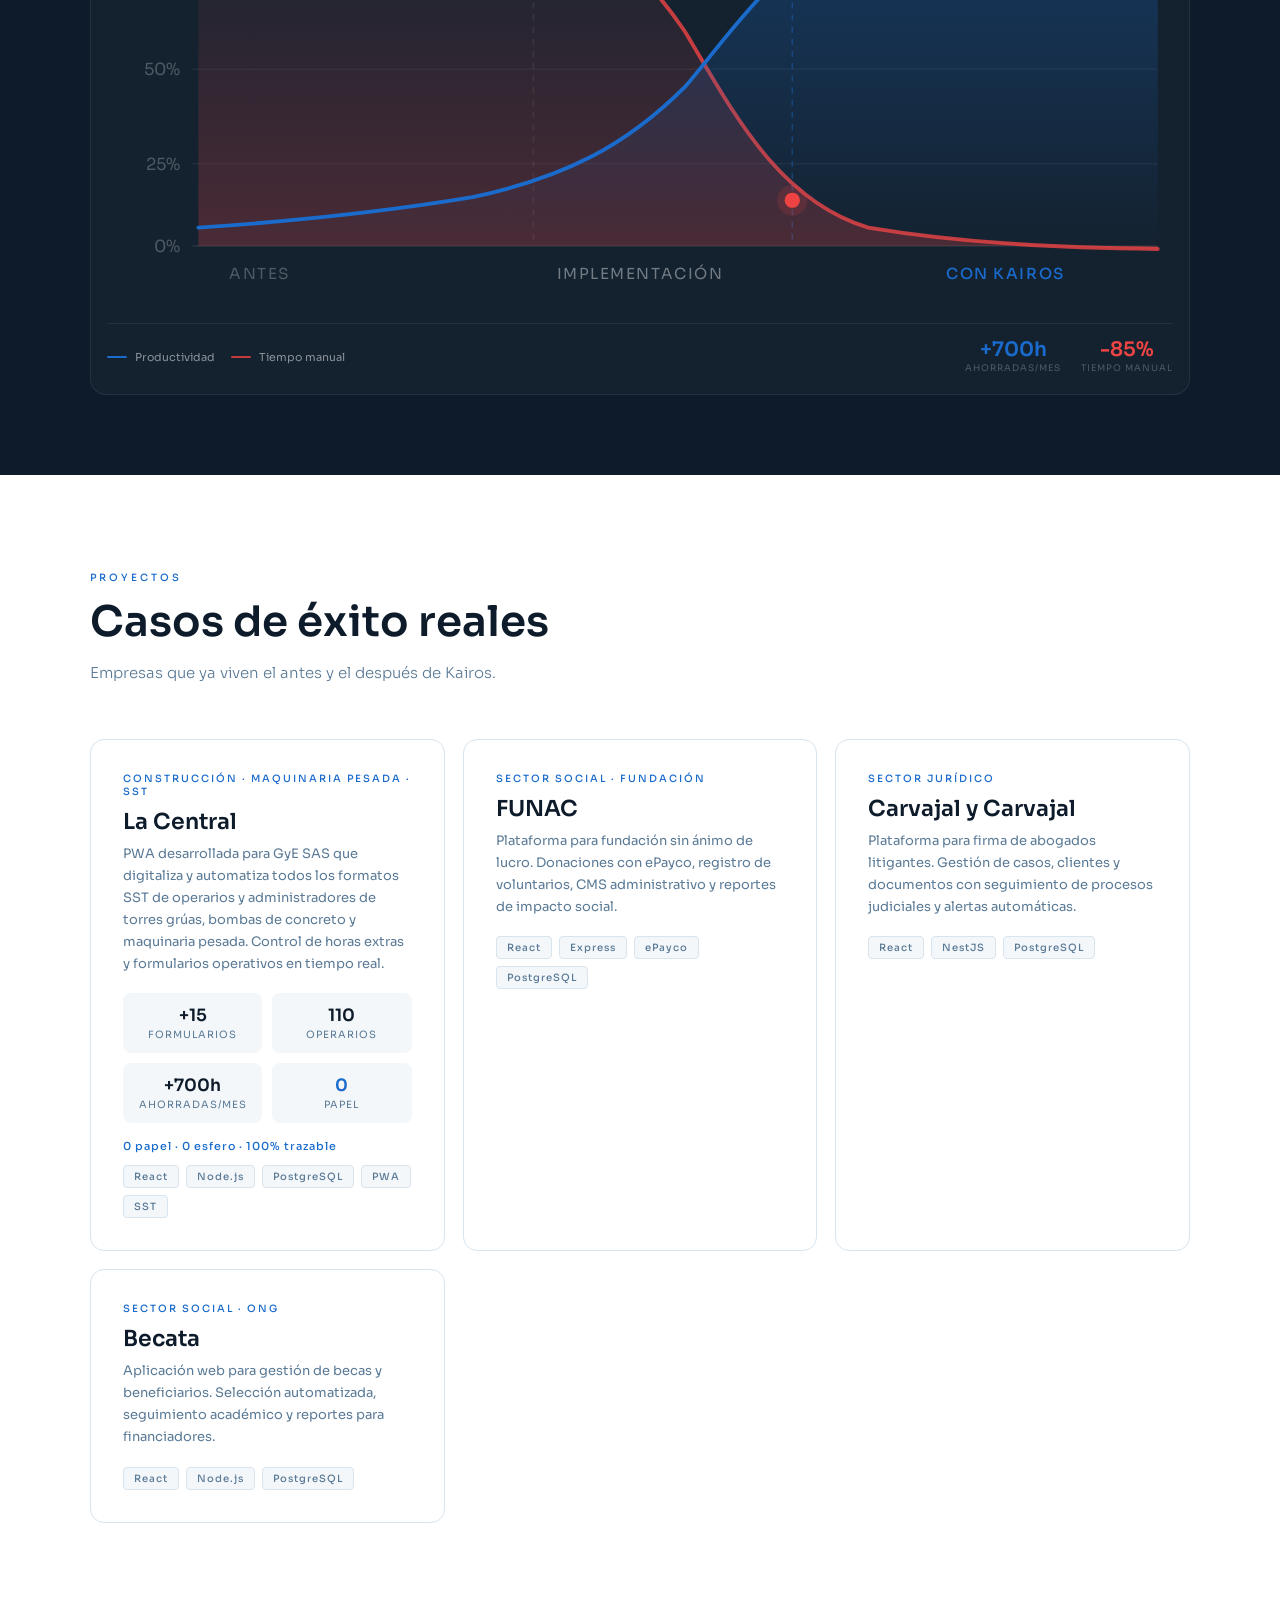
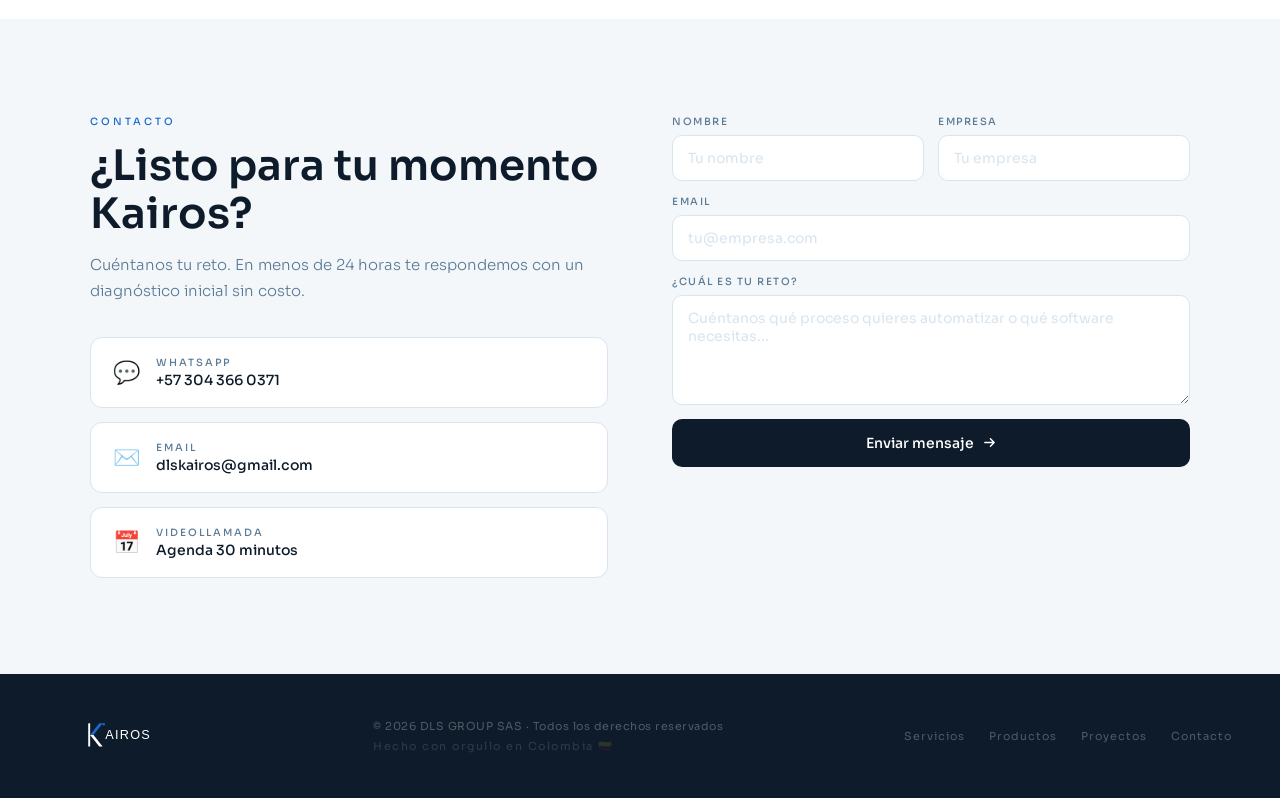
<file: kairos_landing.html>
<!DOCTYPE html>
<html lang="es">
<head>
<meta charset="UTF-8"/>
<meta name="viewport" content="width=device-width, initial-scale=1.0"/>
<title>Kairos — Software inteligente para empresas en Colombia</title>

<!-- SEO básico -->
<meta name="description" content="Kairos desarrolla software a medida, apps nativas y productos SaaS con inteligencia artificial integrada para empresas en Colombia. Automatizamos procesos, integramos sistemas y construimos tu transformación digital."/>
<meta name="keywords" content="desarrollo de software Colombia, software a medida, inteligencia artificial empresas, automatización procesos, apps nativas, SaaS Colombia, Kairos DLS Group"/>
<meta name="robots" content="index, follow"/>
<link rel="canonical" href="https://kairosdls.com/"/>

<!-- Open Graph -->
<meta property="og:type" content="website"/>
<meta property="og:title" content="Kairos — Software inteligente para empresas en Colombia"/>
<meta property="og:description" content="Desarrollamos software a medida, apps nativas y SaaS con IA integrada. Automatizamos lo que te roba tiempo."/>
<meta property="og:url" content="https://kairosdls.com/"/>
<meta property="og:image" content="https://kairosdls.com/og-image.png"/>
<meta property="og:locale" content="es_CO"/>

<!-- Twitter Card -->
<meta name="twitter:card" content="summary_large_image"/>
<meta name="twitter:title" content="Kairos — Software inteligente para empresas en Colombia"/>
<meta name="twitter:description" content="Software a medida, apps y SaaS con IA integrada. Colombia."/>
<meta name="twitter:image" content="https://kairosdls.com/og-image.png"/>

<!-- Favicon -->
<link rel="icon" type="image/png" href="logo3.png"/>
<link rel="apple-touch-icon" href="logo3.png"/>

<!-- JSON-LD Schema -->
<script type="application/ld+json">
{
  "@context": "https://schema.org",
  "@type": "SoftwareCompany",
  "name": "Kairos — DLS Group SAS",
  "url": "https://kairosdls.com",
  "logo": "https://kairosdls.com/logo.png",
  "description": "Empresa colombiana de desarrollo de software a medida, apps nativas y productos SaaS con inteligencia artificial integrada.",
  "address": { "@type": "PostalAddress", "addressCountry": "CO" },
  "contactPoint": {
    "@type": "ContactPoint",
    "telephone": "+573043660371",
    "email": "dlskairos@gmail.com",
    "contactType": "customer support",
    "availableLanguage": "Spanish"
  }
}
</script>

<link href="https://fonts.googleapis.com/css2?family=Sora:wght@300;400;500;600;700&display=swap" rel="stylesheet"/>
<style>
*, *::before, *::after { box-sizing: border-box; margin: 0; padding: 0; }
:root {
  --night:  #0D1B2A;
  --action: #1A6BCC;
  --mid:    #5A7A96;
  --ice:    #D8E4EE;
  --white:  #FFFFFF;
  --bg:     #F4F7FA;
}
html { scroll-behavior: smooth; color-scheme: light only !important; }
body { font-family: 'Sora', sans-serif; background: var(--white) !important; color: var(--night); overflow-x: hidden; }
a { text-decoration: none; color: inherit; }

@keyframes fadeUp { from { opacity:0; transform:translateY(24px); } to { opacity:1; transform:translateY(0); } }
@keyframes pulse { 0%,100%{opacity:1} 50%{opacity:0.4} }
@keyframes float { 0%,100%{transform:translateY(0)} 50%{transform:translateY(-8px)} }
.fu { animation: fadeUp 0.7s ease both; }
.d1{animation-delay:0.1s} .d2{animation-delay:0.2s} .d3{animation-delay:0.3s} .d4{animation-delay:0.4s}

/* NAV */
nav {
  position:fixed; top:0; left:0; right:0; z-index:100;
  background:rgba(255,255,255,0.93); backdrop-filter:blur(12px);
  border-bottom:1px solid var(--ice);
  height:64px; padding:0 48px;
  display:flex; align-items:center; justify-content:space-between;
}
.nav-logo { display:flex; align-items:center; gap:14px; }
.nav-name { font-size:19px; font-weight:500; letter-spacing:5px; color:var(--night); }
.nav-links { display:flex; gap:32px; align-items:center; }
.nav-links a { font-size:12px; font-weight:400; letter-spacing:1px; color:var(--mid); transition:color 0.2s; }
.nav-links a:hover { color:var(--night); }
.nav-cta {
  background:var(--night); color:var(--white) !important;
  padding:10px 22px; border-radius:8px;
  font-size:12px; font-weight:500; letter-spacing:1px;
  transition:all 0.2s;
}
.nav-cta:hover { background:var(--action); transform:translateY(-1px); }

/* HERO */
.hero {
  min-height:100vh; padding:128px 48px 80px;
  display:flex; align-items:center;
  position:relative; overflow:hidden;
}
.hero-bg {
  position:absolute; inset:0; z-index:0;
  background-image:
    linear-gradient(rgba(26,107,204,0.035) 1px,transparent 1px),
    linear-gradient(90deg,rgba(26,107,204,0.035) 1px,transparent 1px);
  background-size:52px 52px;
}
.hero-glow {
  position:absolute; top:-160px; right:-160px;
  width:560px; height:560px; border-radius:50%;
  background:radial-gradient(circle,rgba(26,107,204,0.09) 0%,transparent 70%);
  z-index:0;
}
.hero-content { position:relative; z-index:1; max-width:780px; }
.badge {
  display:inline-flex; align-items:center; gap:8px;
  border:1px solid rgba(26,107,204,0.25); border-radius:20px;
  padding:6px 14px; background:rgba(26,107,204,0.06); margin-bottom:32px;
}
.badge-dot { width:6px; height:6px; border-radius:50%; background:var(--action); animation:pulse 2s infinite; }
.badge span { font-size:10px; font-weight:500; letter-spacing:2.5px; color:var(--action); }
h1 {
  font-size:clamp(40px,5.5vw,70px); font-weight:600;
  line-height:1.07; letter-spacing:-1px; color:var(--night); margin-bottom:24px;
}
h1 .ac { color:var(--action); }
.hero-sub { font-size:18px; font-weight:300; line-height:1.75; color:var(--mid); max-width:560px; margin-bottom:40px; }
.btns { display:flex; gap:14px; flex-wrap:wrap; }
.btn-p {
  background:var(--night); color:var(--white);
  padding:15px 30px; border-radius:10px;
  font-size:14px; font-weight:500; letter-spacing:0.5px;
  display:inline-flex; align-items:center; gap:8px; transition:all 0.2s;
}
.btn-p:hover { background:var(--action); transform:translateY(-2px); box-shadow:0 8px 24px rgba(26,107,204,0.2); }
.btn-s {
  background:transparent; color:var(--night);
  padding:15px 30px; border-radius:10px; border:1px solid var(--ice);
  font-size:14px; font-weight:500; letter-spacing:0.5px;
  display:inline-flex; align-items:center; gap:8px; transition:all 0.2s;
}
.btn-s:hover { border-color:var(--action); color:var(--action); transform:translateY(-2px); }
.stats { display:flex; gap:52px; margin-top:64px; padding-top:40px; border-top:1px solid var(--ice); flex-wrap:wrap; }
.stat-n { font-size:38px; font-weight:600; color:var(--night); line-height:1; }
.stat-l { font-size:11px; color:var(--mid); letter-spacing:1.5px; margin-top:5px; }

/* SECTIONS */
section { padding:96px 48px; }
.container { max-width:1100px; margin:0 auto; }
.eyebrow { font-size:10px; font-weight:500; letter-spacing:3px; color:var(--action); margin-bottom:14px; }
.sec-title { font-size:clamp(26px,3.5vw,42px); font-weight:600; line-height:1.15; color:var(--night); margin-bottom:14px; }
.sec-sub { font-size:15px; font-weight:300; color:var(--mid); line-height:1.75; max-width:540px; }
.sec-head { margin-bottom:52px; }

/* SHIFT */
.shift-section { background:var(--night); }
.shift-inner { display:grid; grid-template-columns:1fr 64px 1fr; align-items:stretch; }
.shift-col { padding:48px 44px; }
.shift-divider { display:flex; align-items:center; justify-content:center; }
.shift-circle {
  width:48px; height:48px; border-radius:50%;
  background:var(--action); display:flex; align-items:center; justify-content:center;
  animation:float 3s ease-in-out infinite; flex-shrink:0;
}
.shift-lbl { font-size:10px; font-weight:500; letter-spacing:3px; margin-bottom:24px; padding-bottom:14px; }
.shift-lbl.b { color:rgba(255,255,255,0.3); border-bottom:1px solid rgba(255,255,255,0.07); }
.shift-lbl.a { color:var(--action); border-bottom:1px solid rgba(26,107,204,0.25); }
.si { display:flex; align-items:flex-start; gap:12px; margin-bottom:18px; }
.si-dot { width:5px; height:5px; border-radius:50%; margin-top:8px; flex-shrink:0; }
.si p { font-size:14px; line-height:1.65; }

/* SERVICES */
.srv-grid { display:grid; grid-template-columns:repeat(auto-fit,minmax(230px,1fr)); gap:18px; }
.srv-card {
  background:var(--white); border:1px solid var(--ice); border-radius:14px; padding:28px;
  position:relative; overflow:hidden; transition:all 0.3s;
}
.srv-card::before {
  content:''; position:absolute; top:0; left:0; right:0; height:2px;
  background:var(--action); transform:scaleX(0); transform-origin:left; transition:transform 0.3s;
}
.srv-card:hover { transform:translateY(-4px); box-shadow:0 14px 36px rgba(13,27,42,0.08); border-color:rgba(26,107,204,0.2); }
.srv-card:hover::before { transform:scaleX(1); }
.srv-ico { font-size:26px; margin-bottom:18px; }
.srv-name { font-size:16px; font-weight:500; color:var(--night); margin-bottom:8px; }
.srv-desc { font-size:13px; color:var(--mid); line-height:1.7; }
.srv-tag {
  display:inline-flex; margin-top:14px;
  border:1px solid rgba(26,107,204,0.2); border-radius:4px;
  padding:3px 9px; background:rgba(26,107,204,0.06);
  font-size:9px; font-weight:500; letter-spacing:2px; color:var(--action);
}

/* SAAS */
.saas-section { background:var(--bg); }
.saas-grid { display:grid; grid-template-columns:repeat(auto-fit,minmax(300px,1fr)); gap:18px; }
.saas-card { background:var(--white); border:1px solid var(--ice); border-radius:14px; padding:30px; transition:all 0.3s; }
.saas-card:hover { transform:translateY(-4px); box-shadow:0 14px 36px rgba(13,27,42,0.08); }
.saas-head { display:flex; align-items:center; justify-content:space-between; margin-bottom:16px; }
.saas-badge { font-size:9px; font-weight:500; letter-spacing:2px; padding:4px 10px; border-radius:4px; }
.saas-badge.dev { background:rgba(26,107,204,0.08); color:var(--action); }
.saas-name { font-size:21px; font-weight:600; color:var(--night); margin-bottom:8px; }
.saas-desc { font-size:13px; color:var(--mid); line-height:1.7; margin-bottom:18px; }
.saas-feats { list-style:none; display:flex; flex-direction:column; gap:7px; }
.saas-feats li { font-size:12px; color:var(--mid); display:flex; align-items:center; gap:8px; }
.saas-feats li::before { content:''; width:4px; height:4px; border-radius:50%; background:var(--action); flex-shrink:0; }

/* PROJECTS */
.proj-grid { display:grid; grid-template-columns:repeat(auto-fit,minmax(280px,1fr)); gap:18px; }
.proj-card { border-radius:14px; padding:32px; border:1px solid var(--ice); background:var(--white); transition:all 0.3s; }
.proj-card:hover { transform:translateY(-4px); box-shadow:0 14px 36px rgba(13,27,42,0.08); }
.proj-sector { font-size:10px; font-weight:500; letter-spacing:2px; color:var(--action); margin-bottom:10px; }
.proj-name { font-size:22px; font-weight:600; color:var(--night); margin-bottom:8px; }
.proj-desc { font-size:13px; color:var(--mid); line-height:1.7; margin-bottom:18px; }
.proj-tech { display:flex; flex-wrap:wrap; gap:7px; }
.tech { font-size:10px; font-weight:500; letter-spacing:1px; padding:4px 10px; border-radius:4px; background:var(--bg); color:var(--mid); border:1px solid var(--ice); }

/* IA */
.ia-section { background:var(--night); }
.ia-grid { display:grid; grid-template-columns:1fr 1fr; gap:72px; align-items:center; }
.ia-feats { display:flex; flex-direction:column; gap:20px; margin-top:36px; }
.ia-feat { display:flex; gap:14px; align-items:flex-start; }
.ia-feat-ico {
  width:40px; height:40px; border-radius:10px; flex-shrink:0;
  background:rgba(26,107,204,0.12); border:1px solid rgba(26,107,204,0.18);
  display:flex; align-items:center; justify-content:center; font-size:18px;
}
.ia-feat-t { font-size:15px; font-weight:500; color:var(--white); margin-bottom:3px; }
.ia-feat-d { font-size:13px; color:rgba(255,255,255,0.38); line-height:1.6; }
.ia-visual {
  background:rgba(255,255,255,0.03); border:1px solid rgba(255,255,255,0.06);
  border-radius:18px; padding:32px; display:flex; flex-direction:column; gap:14px;
}
.ia-row { display:flex; align-items:center; justify-content:space-between; padding:14px 18px; background:rgba(255,255,255,0.04); border-radius:10px; border:1px solid rgba(255,255,255,0.05); }
.ia-row-l { font-size:12px; color:rgba(255,255,255,0.38); }
.ia-row-r { text-align:right; }
.ia-val { font-size:22px; font-weight:600; color:var(--white); line-height:1; }
.ia-delta { font-size:10px; font-weight:500; color:#10B981; letter-spacing:0.5px; }

/* CONTACTO */
.contact-section { background:var(--bg); }
.contact-grid { display:grid; grid-template-columns:1fr 1fr; gap:64px; align-items:start; }
.channels { display:flex; flex-direction:column; gap:14px; margin-top:32px; }
.ch {
  display:flex; align-items:center; gap:16px;
  padding:18px 22px; border-radius:12px;
  border:1px solid var(--ice); background:var(--white);
  transition:all 0.2s; cursor:pointer;
}
.ch:hover { border-color:var(--action); transform:translateX(4px); }
.ch-ico { font-size:22px; }
.ch-lbl { font-size:10px; font-weight:500; letter-spacing:2px; color:var(--mid); }
.ch-val { font-size:14px; font-weight:500; color:var(--night); margin-top:2px; }
.form { display:flex; flex-direction:column; gap:14px; }
.form-row { display:grid; grid-template-columns:1fr 1fr; gap:14px; }
.fg { display:flex; flex-direction:column; gap:7px; }
.fl { font-size:10px; font-weight:500; letter-spacing:1.5px; color:var(--mid); }
.fi {
  padding:13px 15px; border-radius:10px;
  border:1px solid var(--ice); background:var(--white);
  font-family:'Sora',sans-serif; font-size:14px; color:var(--night);
  transition:border-color 0.2s; outline:none;
}
.fi:focus { border-color:var(--action); }
.fi::placeholder { color:var(--ice); }
textarea.fi { resize:vertical; min-height:110px; }
.fsub {
  background:var(--night); color:var(--white);
  padding:15px; border-radius:10px; border:none; cursor:pointer;
  font-family:'Sora',sans-serif; font-size:14px; font-weight:500;
  display:flex; align-items:center; justify-content:center; gap:8px;
  transition:all 0.2s;
}
.fsub:hover { background:var(--action); transform:translateY(-2px); }

/* FOOTER */
footer {
  background:var(--night); padding:44px 48px;
  display:flex; align-items:center; justify-content:space-between; flex-wrap:wrap; gap:20px;
}
.fl-logo { display:flex; align-items:center; gap:12px; }
.fl-name { font-size:15px; font-weight:500; letter-spacing:5px; color:var(--white); }
.fl-copy { font-size:11px; color:rgba(255,255,255,0.28); letter-spacing:0.5px; }
.fl-links { display:flex; gap:24px; }
.fl-links a { font-size:11px; color:rgba(255,255,255,0.28); letter-spacing:1px; transition:color 0.2s; }
.fl-links a:hover { color:var(--white); }

@media(max-width:768px){
  nav{padding:0 20px;} .nav-links{display:none;}
  section{padding:64px 20px;} .hero{padding:100px 20px 56px;}
  .shift-inner{grid-template-columns:1fr;} .shift-divider{display:none;}
  .ia-grid{grid-template-columns:1fr; gap:40px;}
  .contact-grid{grid-template-columns:1fr; gap:40px;}
  .form-row{grid-template-columns:1fr;}
  footer{flex-direction:column; text-align:center; padding:36px 20px;}
  .stats{gap:28px;}
}
</style>
</head>
<body>

<!-- NAV -->
<nav>
  <div class="nav-logo">
    <img src="logo.png" alt="Kairos" height="42"/>
  </div>
  <div class="nav-links">
    <a href="#servicios">Servicios</a>
    <a href="#productos">Productos</a>
    <a href="#proyectos">Proyectos</a>
    <a href="#ia">IA</a>
    <a href="#contacto" class="nav-cta">Hablemos</a>
  </div>
</nav>

<!-- HERO -->
<section class="hero">
  <div class="hero-bg"></div>
  <div class="hero-glow"></div>
  <div class="hero-content">
    <div class="badge fu">
      <div class="badge-dot"></div>
      <span>SOFTWARE INTELIGENTE · COLOMBIA</span>
    </div>
    <h1 class="fu d1">
      El momento en que<br/>
      tu empresa <span class="ac">cambia</span><br/>
      empieza aquí.
    </h1>
    <p class="hero-sub fu d2">
      Desarrollamos software a medida, apps nativas y productos SaaS con inteligencia artificial integrada. Automatizamos lo repetitivo para que tu equipo se enfoque en lo que importa.
    </p>
    <div class="btns fu d3">
      <a href="https://calendly.com/dlskairos/30min" target="_blank" rel="noopener" class="btn-p">
        Agenda una llamada
        <svg width="15" height="15" viewBox="0 0 16 16" fill="none"><path d="M3 8h10M9 4l4 4-4 4" stroke="currentColor" stroke-width="1.5" stroke-linecap="round" stroke-linejoin="round"/></svg>
      </a>
      <a href="#proyectos" class="btn-s">
        Ver proyectos
        <svg width="15" height="15" viewBox="0 0 16 16" fill="none"><path d="M3 8h10M9 4l4 4-4 4" stroke="currentColor" stroke-width="1.5" stroke-linecap="round" stroke-linejoin="round"/></svg>
      </a>
    </div>
    <div class="stats fu d4">
      <div><div class="stat-n">+4</div><div class="stat-l">PROYECTOS ENTREGADOS</div></div>
      <div><div class="stat-n">100%</div><div class="stat-l">IA INTEGRADA</div></div>
      <div><div class="stat-n">4</div><div class="stat-l">PRODUCTOS SAAS</div></div>
    </div>
  </div>
</section>

<!-- ANTES / DESPUÉS -->
<section class="shift-section">
  <div class="container">
    <div style="text-align:center;margin-bottom:44px;">
      <div class="eyebrow" style="color:rgba(26,107,204,0.65);">LA PROMESA KAIROS</div>
      <h2 class="sec-title" style="color:var(--white);">Antes y después de trabajar con nosotros</h2>
    </div>
    <div class="shift-inner">
      <div class="shift-col">
        <div class="shift-lbl b">ANTES</div>
        <div class="si"><div class="si-dot" style="background:rgba(255,255,255,0.18)"></div><p style="color:rgba(255,255,255,0.35)">Procesos manuales que consumen horas de tu equipo</p></div>
        <div class="si"><div class="si-dot" style="background:rgba(255,255,255,0.18)"></div><p style="color:rgba(255,255,255,0.35)">Errores humanos con costos ocultos</p></div>
        <div class="si"><div class="si-dot" style="background:rgba(255,255,255,0.18)"></div><p style="color:rgba(255,255,255,0.35)">Decisiones sin datos en tiempo real</p></div>
        <div class="si"><div class="si-dot" style="background:rgba(255,255,255,0.18)"></div><p style="color:rgba(255,255,255,0.35)">Sistemas que no se hablan entre sí</p></div>
        <div class="si"><div class="si-dot" style="background:rgba(255,255,255,0.18)"></div><p style="color:rgba(255,255,255,0.35)">Dependencia de personas clave para tareas básicas</p></div>
      </div>
      <div class="shift-divider">
        <div class="shift-circle">
          <svg width="20" height="20" viewBox="0 0 20 20" fill="none"><path d="M4 10h12M12 5l5 5-5 5" stroke="white" stroke-width="2" stroke-linecap="round" stroke-linejoin="round"/></svg>
        </div>
      </div>
      <div class="shift-col">
        <div class="shift-lbl a">DESPUÉS</div>
        <div class="si"><div class="si-dot" style="background:var(--action)"></div><p style="color:var(--white)">Software que automatiza y libera tu equipo</p></div>
        <div class="si"><div class="si-dot" style="background:var(--action)"></div><p style="color:var(--white)">Precisión y consistencia garantizada por IA</p></div>
        <div class="si"><div class="si-dot" style="background:var(--action)"></div><p style="color:var(--white)">Visibilidad total con dashboards inteligentes</p></div>
        <div class="si"><div class="si-dot" style="background:var(--action)"></div><p style="color:var(--white)">Integración completa entre todas tus herramientas</p></div>
        <div class="si"><div class="si-dot" style="background:var(--action)"></div><p style="color:var(--action)">Libertad para crecer sin límites operativos</p></div>
      </div>
    </div>
  </div>
</section>

<!-- IA SECTION -->
<section style="background:var(--night); padding:80px 48px;">
  <div class="container">
    <div style="display:grid; grid-template-columns:1fr 1fr; gap:48px; align-items:center;">
      <div>
        <div class="eyebrow" style="color:var(--action);">INTELIGENCIA ARTIFICIAL</div>
        <h2 class="sec-title" style="color:var(--white); margin-bottom:16px;">Una IA especializada<br/>para cada solución.</h2>
        <p style="font-size:15px; font-weight:300; color:rgba(255,255,255,0.5); line-height:1.8; margin-bottom:24px;">Cada software y app que construimos en Kairos incluye una inteligencia artificial entrenada y personalizada únicamente para ese caso de uso — no una IA genérica adaptada, sino un cerebro digital diseñado desde cero para entender tu operación, tu industria y tus datos.</p>
        <p style="font-size:15px; font-weight:300; color:rgba(255,255,255,0.5); line-height:1.8; margin-bottom:32px;">La IA aprende de tu negocio, habla el lenguaje de tu equipo y toma decisiones contextualizadas — no respuestas de plantilla. Cada Kairos IA es única, igual que el problema que resuelve.</p>
        <div style="display:inline-flex; align-items:center; gap:12px; background:rgba(26,107,204,0.1); border:1px solid rgba(26,107,204,0.25); border-radius:8px; padding:12px 20px;">
          <div>
            <div style="font-size:13px; font-weight:600; color:var(--white); letter-spacing:1px;">Powered by Anthropic</div>
            <div style="font-size:11px; color:var(--mid); margin-top:2px;">El mismo motor de IA usado por empresas Fortune 500</div>
          </div>
        </div>
      </div>
      <div style="display:flex; flex-direction:column; gap:14px;">
        <div style="background:rgba(255,255,255,0.03); border:1px solid rgba(255,255,255,0.07); border-radius:12px; padding:20px 24px;">
          <div style="font-size:13px; font-weight:600; color:var(--white); margin-bottom:4px;">IA contextualizada</div>
          <div style="font-size:12px; color:rgba(255,255,255,0.4); line-height:1.6;">Cada IA conoce tu industria, tu vocabulario y tus procesos. No hay respuestas genéricas.</div>
        </div>
        <div style="background:rgba(255,255,255,0.03); border:1px solid rgba(255,255,255,0.07); border-radius:12px; padding:20px 24px;">
          <div style="font-size:13px; font-weight:600; color:var(--white); margin-bottom:4px;">Aprende con tu operación</div>
          <div style="font-size:12px; color:rgba(255,255,255,0.4); line-height:1.6;">Cuanto más la usas, más precisa se vuelve. Tu IA mejora contigo.</div>
        </div>
        <div style="background:rgba(255,255,255,0.03); border:1px solid rgba(255,255,255,0.07); border-radius:12px; padding:20px 24px;">
          <div style="font-size:13px; font-weight:600; color:var(--white); margin-bottom:4px;">Decisiones, no sugerencias</div>
          <div style="font-size:12px; color:rgba(255,255,255,0.4); line-height:1.6;">Analiza, procesa y actúa — no solo informa. La IA trabaja, tú decides.</div>
        </div>
        <div style="background:rgba(26,107,204,0.08); border:1px solid rgba(26,107,204,0.2); border-radius:12px; padding:20px 24px;">
          <div style="font-size:13px; font-weight:600; color:var(--action); margin-bottom:4px;">Powered by Anthropic · Claude</div>
          <div style="font-size:12px; color:rgba(255,255,255,0.4); line-height:1.6;">Usamos la tecnología de Anthropic — el mismo motor de IA que impulsa a empresas Fortune 500 alrededor del mundo. Estado del arte en IA responsable y de alto rendimiento.</div>
        </div>
      </div>
    </div>
  </div>
</section>

<!-- SERVICIOS -->
<section id="servicios">
  <div class="container">
    <div class="sec-head">
      <div class="eyebrow">SERVICIOS</div>
      <h2 class="sec-title">Lo que construimos para ti</h2>
      <p class="sec-sub">Cada solución lleva IA integrada desde el núcleo — no como un add-on, sino como parte del sistema.</p>
    </div>
    <div class="srv-grid">
      <div class="srv-card"><div class="srv-ico">⚙️</div><div class="srv-name">Software a medida</div><div class="srv-desc">Sistemas diseñados exactamente para tu operación. Desde el modelo de datos hasta la interfaz final.</div><div class="srv-tag">IA INTEGRADA</div></div>
      <div class="srv-card"><div class="srv-ico">🔄</div><div class="srv-name">Automatización de procesos</div><div class="srv-desc">Convertimos lo que te roba tiempo en flujos automáticos que trabajan por ti 24/7.</div><div class="srv-tag">IA INTEGRADA</div></div>
      <div class="srv-card"><div class="srv-ico">📱</div><div class="srv-name">Apps nativas y PWA</div><div class="srv-desc">Aplicaciones móviles nativas para iOS y Android, y Progressive Web Apps offline-first.</div><div class="srv-tag">IA INTEGRADA</div></div>
      <div class="srv-card"><div class="srv-ico">🔗</div><div class="srv-name">Integración de sistemas</div><div class="srv-desc">Conectamos tus herramientas — ERP, CRM, APIs — para que toda tu data fluya sin fricción.</div><div class="srv-tag">IA INTEGRADA</div></div>
      <div class="srv-card"><div class="srv-ico">🌐</div><div class="srv-name">Plataformas web</div><div class="srv-desc">Portales, dashboards y plataformas de alto rendimiento con tecnología moderna y escalable.</div><div class="srv-tag">IA INTEGRADA</div></div>
      <div class="srv-card"><div class="srv-ico">🧠</div><div class="srv-name">Consultoría tecnológica</div><div class="srv-desc">Definimos contigo la arquitectura correcta antes de escribir una sola línea de código.</div><div class="srv-tag">ESTRATEGIA</div></div>
    </div>
  </div>
</section>

<!-- SAAS -->
<section id="productos" class="saas-section">
  <div class="container">
    <div class="sec-head">
      <div class="eyebrow">PRODUCTOS SAAS</div>
      <h2 class="sec-title">Nuestras plataformas propias</h2>
      <p class="sec-sub">Software desarrollado bajo Kairos, listo para usar o personalizar para tu industria.</p>
    </div>
    <div class="saas-grid">
      <div class="saas-card">
        <div class="saas-head"><div style="font-size:28px">💪</div><div class="saas-badge dev">EN DESARROLLO</div></div>
        <div class="saas-name">PILA</div>
        <div class="saas-desc">Plataforma inteligente para entrenadores personales y gimnasios. Gestiona clientes, planes de entrenamiento, nutrición y progreso con IA personalizada por atleta.</div>
        <ul class="saas-feats">
          <li>Planes personalizados con IA</li>
          <li>Seguimiento de progreso y métricas</li>
          <li>App móvil nativa para miembros</li>
          <li>Panel de control para entrenadores</li>
        </ul>
        <div style="margin-top:16px; font-size:11px; font-weight:500; letter-spacing:1px; color:var(--action); font-style:italic;">El gym en tu bolsillo.</div>
        <div style="margin-top:8px; display:flex; align-items:center; gap:6px;"><span style="font-size:11px; font-weight:600; color:var(--night);">PILA IA</span><span style="font-size:9px; color:var(--mid); font-weight:400;">powered by Anthropic</span></div>
      </div>
      <div class="saas-card">
        <div class="saas-head"><div style="font-size:28px">🍽️</div><div class="saas-badge dev">EN DESARROLLO</div></div>
        <div class="saas-name">Parce</div>
        <div class="saas-desc">App inteligente para restaurantes. Gestiona pedidos, mesas, menú digital, domicilios y fidelización de clientes, todo en una sola plataforma con IA integrada.</div>
        <ul class="saas-feats">
          <li>Menú digital con QR</li>
          <li>Gestión de pedidos en tiempo real</li>
          <li>Domicilios y fidelización</li>
          <li>Analítica del negocio con IA</li>
        </ul>
        <div style="margin-top:16px; font-size:11px; font-weight:500; letter-spacing:1px; color:var(--action); font-style:italic;">Tu Parce en el negocio.</div>
        <div style="margin-top:8px; display:flex; align-items:center; gap:6px;"><span style="font-size:11px; font-weight:600; color:var(--night);">Parce IA</span><span style="font-size:9px; color:var(--mid); font-weight:400;">powered by Anthropic</span></div>
      </div>
      <div class="saas-card">
        <div class="saas-head"><div style="font-size:28px">📋</div><div class="saas-badge dev">EN DESARROLLO</div></div>
        <div class="saas-name">Gestor SST</div>
        <div class="saas-desc">Sistema de Seguridad y Salud en el Trabajo con gestión documental, flujos automatizados, cumplimiento normativo SG-SST y asistente inteligente integrado.</div>
        <ul class="saas-feats">
          <li>Cumplimiento SG-SST automatizado</li>
          <li>Gestión documental con IA</li>
          <li>Flujos de aprobación digitales</li>
          <li>Reportes e indicadores en tiempo real</li>
        </ul>
        <div style="margin-top:16px; font-size:11px; font-weight:500; letter-spacing:1px; color:var(--action); font-style:italic;">Tu operacion SST, sin papel.</div>
        <div style="margin-top:8px; display:flex; align-items:center; gap:6px;"><span style="font-size:11px; font-weight:600; color:var(--night);">Gestor IA</span><span style="font-size:9px; color:var(--mid); font-weight:400;">powered by Anthropic</span></div>
      </div>
      <div class="saas-card">
        <div class="saas-head"><div style="font-size:28px">🏠</div><div class="saas-badge dev">EN DESARROLLO</div></div>
        <div class="saas-name">Llave</div>
        <div class="saas-desc">PWA colombiana que digitaliza la relacion entre arrendadores e inquilinos. Contratos, inventarios, pagos y evidencia legal — sin WhatsApp, sin papel, sin drama.</div>
        <ul class="saas-feats">
          <li>Contratos digitales con validez legal</li>
          <li>Gestion de pagos y servicios</li>
          <li>Inventarios fotograficos digitales</li>
          <li>IA para decisiones del arrendador</li>
        </ul>
        <div style="margin-top:16px; font-size:11px; font-weight:500; letter-spacing:1px; color:var(--action); font-style:italic;">Llave en mano, arriendo en paz.</div>
        <div style="margin-top:8px; display:flex; align-items:center; gap:6px;">
          <span style="font-size:11px; font-weight:600; color:var(--night);">Llave IA</span>
          <span style="font-size:9px; color:var(--mid); font-weight:400;">powered by Anthropic</span>
        </div>
      </div>
      <div class="saas-card">
        <div class="saas-head"><div style="font-size:28px">📡</div><div class="saas-badge dev">EN DESARROLLO</div></div>
        <div class="saas-name">SEÑAL</div>
        <div class="saas-desc">SaaS de permisos de trabajo y formularios operativos que se personaliza totalmente a la medida de cada empresa — permisos, visual, flujos y marca propia. Cuando la contratas, deja de llamarse SEÑAL y se convierte en tu app.</div>
        <ul class="saas-feats">
          <li>Permisos y formularios 100% a tu medida</li>
          <li>Tu marca, tus colores, tu identidad</li>
          <li>Firma digital y trazabilidad total</li>
          <li>IA que detecta riesgos antes de aprobar</li>
          <li>Alertas y flujos completamente personalizados</li>
        </ul>
        <div style="margin-top:16px; font-size:11px; font-weight:500; letter-spacing:1px; color:var(--action); font-style:italic;">Tu operacion en movimiento, siempre.</div>
        <div style="margin-top:8px; display:flex; align-items:center; gap:6px;">
          <span style="font-size:11px; font-weight:600; color:var(--night);">SEÑAL IA</span>
          <span style="font-size:9px; color:var(--mid); font-weight:400;">powered by Anthropic</span>
        </div>
      </div>
    </div>
  </div>
</section>

<!-- IMPACTO LA CENTRAL -->
<section style="background:var(--night); padding:80px 24px;">
  <div class="container">
    <div class="sec-head">
      <div class="eyebrow" style="color:var(--action);">IMPACTO REAL</div>
      <h2 class="sec-title" style="color:var(--white);">Lo que cambió con La Central</h2>
      <p class="sec-sub" style="color:rgba(255,255,255,0.4);">De formularios en papel a trazabilidad digital.</p>
    </div>
    <div style="background:rgba(255,255,255,0.03); border:1px solid rgba(255,255,255,0.07); border-radius:16px; padding:24px 16px 20px; overflow:hidden;">

      <!-- SVG gráfico full-width, aspect ratio fijo -->
      <svg width="100%" viewBox="0 0 700 300" preserveAspectRatio="xMidYMid meet" style="display:block; overflow:visible;">
        <defs>
          <linearGradient id="gradUp" x1="0" y1="0" x2="0" y2="1">
            <stop offset="0%" stop-color="#1A6BCC" stop-opacity="0.35"/>
            <stop offset="100%" stop-color="#1A6BCC" stop-opacity="0"/>
          </linearGradient>
          <linearGradient id="gradDown" x1="0" y1="0" x2="0" y2="1">
            <stop offset="0%" stop-color="#EF4444" stop-opacity="0"/>
            <stop offset="100%" stop-color="#EF4444" stop-opacity="0.25"/>
          </linearGradient>
        </defs>

        <!-- Líneas guía horizontales -->
        <line x1="56" y1="20" x2="690" y2="20" stroke="rgba(255,255,255,0.05)" stroke-width="1"/>
        <line x1="56" y1="82" x2="690" y2="82" stroke="rgba(255,255,255,0.05)" stroke-width="1"/>
        <line x1="56" y1="144" x2="690" y2="144" stroke="rgba(255,255,255,0.05)" stroke-width="1"/>
        <line x1="56" y1="206" x2="690" y2="206" stroke="rgba(255,255,255,0.05)" stroke-width="1"/>
        <line x1="56" y1="260" x2="690" y2="260" stroke="rgba(255,255,255,0.08)" stroke-width="1"/>

        <!-- Labels eje Y -->
        <text x="48" y="24" text-anchor="end" font-size="11" fill="rgba(255,255,255,0.25)" font-family="Sora,sans-serif">100%</text>
        <text x="48" y="86" text-anchor="end" font-size="11" fill="rgba(255,255,255,0.25)" font-family="Sora,sans-serif">75%</text>
        <text x="48" y="148" text-anchor="end" font-size="11" fill="rgba(255,255,255,0.25)" font-family="Sora,sans-serif">50%</text>
        <text x="48" y="210" text-anchor="end" font-size="11" fill="rgba(255,255,255,0.25)" font-family="Sora,sans-serif">25%</text>
        <text x="48" y="264" text-anchor="end" font-size="11" fill="rgba(255,255,255,0.25)" font-family="Sora,sans-serif">0%</text>

        <!-- Líneas verticales de referencia -->
        <line x1="280" y1="20" x2="280" y2="260" stroke="rgba(255,255,255,0.08)" stroke-width="1" stroke-dasharray="4,4"/>
        <line x1="450" y1="20" x2="450" y2="260" stroke="#1A6BCC" stroke-width="1" stroke-dasharray="4,4" opacity="0.4"/>

        <!-- ÁREA ROJA -->
        <path d="M60,25 C120,26 180,28 240,35 C300,42 340,60 380,120 C410,170 440,230 500,248 C560,258 620,261 690,262 L690,260 L60,260 Z"
          fill="url(#gradDown)"/>
        <!-- LÍNEA ROJA -->
        <path d="M60,25 C120,26 180,28 240,35 C300,42 340,60 380,120 C410,170 440,230 500,248 C560,258 620,261 690,262"
          fill="none" stroke="#EF4444" stroke-width="2.5" stroke-linecap="round" opacity="0.8"/>

        <!-- ÁREA AZUL -->
        <path d="M60,248 C120,244 180,238 240,228 C300,215 340,195 380,155 C410,120 440,72 500,42 C560,20 620,14 690,12 L690,260 L60,260 Z"
          fill="url(#gradUp)"/>
        <!-- LÍNEA AZUL -->
        <path d="M60,248 C120,244 180,238 240,228 C300,215 340,195 380,155 C410,120 440,72 500,42 C560,20 620,14 690,12"
          fill="none" stroke="#1A6BCC" stroke-width="2.5" stroke-linecap="round"/>

        <!-- Puntos de inflexión -->
        <circle cx="450" cy="72" r="5" fill="#1A6BCC"/>
        <circle cx="450" cy="72" r="10" fill="#1A6BCC" opacity="0.15"/>
        <circle cx="450" cy="230" r="5" fill="#EF4444"/>
        <circle cx="450" cy="230" r="10" fill="#EF4444" opacity="0.15"/>

        <!-- Labels eje X -->
        <text x="100" y="282" text-anchor="middle" font-size="10" fill="rgba(255,255,255,0.25)" font-family="Sora,sans-serif" letter-spacing="1">ANTES</text>
        <text x="350" y="282" text-anchor="middle" font-size="10" fill="rgba(255,255,255,0.4)" font-family="Sora,sans-serif" letter-spacing="1">IMPLEMENTACIÓN</text>
        <text x="590" y="282" text-anchor="middle" font-size="10" fill="#1A6BCC" font-family="Sora,sans-serif" font-weight="500" letter-spacing="1">CON KAIROS</text>
      </svg>

      <!-- Leyenda y métricas -->
      <div style="display:flex; flex-wrap:wrap; gap:16px; align-items:center; margin-top:16px; padding-top:16px; border-top:1px solid rgba(255,255,255,0.06);">
        <div style="display:flex; align-items:center; gap:8px;">
          <div style="width:20px; height:2px; background:#1A6BCC; border-radius:2px; flex-shrink:0;"></div>
          <span style="font-size:11px; color:rgba(255,255,255,0.5);">Productividad</span>
        </div>
        <div style="display:flex; align-items:center; gap:8px;">
          <div style="width:20px; height:2px; background:#EF4444; border-radius:2px; flex-shrink:0; opacity:0.8;"></div>
          <span style="font-size:11px; color:rgba(255,255,255,0.5);">Tiempo manual</span>
        </div>
        <div style="margin-left:auto; display:flex; gap:20px;">
          <div style="text-align:center;">
            <div style="font-size:20px; font-weight:600; color:#1A6BCC; line-height:1;">+700h</div>
            <div style="font-size:9px; color:rgba(255,255,255,0.25); letter-spacing:1px; margin-top:2px;">AHORRADAS/MES</div>
          </div>
          <div style="text-align:center;">
            <div style="font-size:20px; font-weight:600; color:#EF4444; line-height:1;">-85%</div>
            <div style="font-size:9px; color:rgba(255,255,255,0.25); letter-spacing:1px; margin-top:2px;">TIEMPO MANUAL</div>
          </div>
        </div>
      </div>
    </div>
  </div>
</section>

<!-- PROYECTOS -->
<section id="proyectos">
  <div class="container">
    <div class="sec-head">
      <div class="eyebrow">PROYECTOS</div>
      <h2 class="sec-title">Casos de éxito reales</h2>
      <p class="sec-sub">Empresas que ya viven el antes y el después de Kairos.</p>
    </div>
    <div class="proj-grid">
      <div class="proj-card">
        <div class="proj-sector">CONSTRUCCIÓN · MAQUINARIA PESADA · SST</div>
        <div class="proj-name">La Central</div>
        <div class="proj-desc">PWA desarrollada para GyE SAS que digitaliza y automatiza todos los formatos SST de operarios y administradores de torres grúas, bombas de concreto y maquinaria pesada. Control de horas extras y formularios operativos en tiempo real.</div>
        <div style="display:grid; grid-template-columns:repeat(2,1fr); gap:10px; margin:16px 0;">
          <div style="text-align:center; padding:12px 8px; background:var(--bg); border-radius:8px;">
            <div style="font-size:17px; font-weight:600; color:var(--night);">+15</div>
            <div style="font-size:10px; color:var(--mid); letter-spacing:1px; margin-top:2px;">FORMULARIOS</div>
          </div>
          <div style="text-align:center; padding:12px 8px; background:var(--bg); border-radius:8px;">
            <div style="font-size:17px; font-weight:600; color:var(--night);">110</div>
            <div style="font-size:10px; color:var(--mid); letter-spacing:1px; margin-top:2px;">OPERARIOS</div>
          </div>
          <div style="text-align:center; padding:12px 8px; background:var(--bg); border-radius:8px;">
            <div style="font-size:17px; font-weight:600; color:var(--night);">+700h</div>
            <div style="font-size:10px; color:var(--mid); letter-spacing:1px; margin-top:2px;">AHORRADAS/MES</div>
          </div>
          <div style="text-align:center; padding:12px 8px; background:var(--bg); border-radius:8px;">
            <div style="font-size:17px; font-weight:600; color:var(--action);">0</div>
            <div style="font-size:10px; color:var(--mid); letter-spacing:1px; margin-top:2px;">PAPEL</div>
          </div>
        </div>
        <div style="font-size:11px; font-weight:500; color:var(--action); letter-spacing:1px; margin-bottom:12px;">0 papel · 0 esfero · 100% trazable</div>
        <div class="proj-tech"><span class="tech">React</span><span class="tech">Node.js</span><span class="tech">PostgreSQL</span><span class="tech">PWA</span><span class="tech">SST</span></div>
      </div>
      <div class="proj-card">
        <div class="proj-sector">SECTOR SOCIAL · FUNDACIÓN</div>
        <div class="proj-name">FUNAC</div>
        <div class="proj-desc">Plataforma para fundación sin ánimo de lucro. Donaciones con ePayco, registro de voluntarios, CMS administrativo y reportes de impacto social.</div>
        <div class="proj-tech"><span class="tech">React</span><span class="tech">Express</span><span class="tech">ePayco</span><span class="tech">PostgreSQL</span></div>
      </div>
      <div class="proj-card">
        <div class="proj-sector">SECTOR JURÍDICO</div>
        <div class="proj-name">Carvajal y Carvajal</div>
        <div class="proj-desc">Plataforma para firma de abogados litigantes. Gestión de casos, clientes y documentos con seguimiento de procesos judiciales y alertas automáticas.</div>
        <div class="proj-tech"><span class="tech">React</span><span class="tech">NestJS</span><span class="tech">PostgreSQL</span></div>
      </div>
      <div class="proj-card">
        <div class="proj-sector">SECTOR SOCIAL · ONG</div>
        <div class="proj-name">Becata</div>
        <div class="proj-desc">Aplicación web para gestión de becas y beneficiarios. Selección automatizada, seguimiento académico y reportes para financiadores.</div>
        <div class="proj-tech"><span class="tech">React</span><span class="tech">Node.js</span><span class="tech">PostgreSQL</span></div>
      </div>
    </div>
  </div>
</section>

<!-- IA -->
<!-- CONTACTO -->
<section id="contacto" class="contact-section">
  <div class="container">
    <div class="contact-grid">
      <div>
        <div class="eyebrow">CONTACTO</div>
        <h2 class="sec-title">¿Listo para tu momento Kairos?</h2>
        <p class="sec-sub">Cuéntanos tu reto. En menos de 24 horas te respondemos con un diagnóstico inicial sin costo.</p>
        <div class="channels">
          <a href="https://wa.me/573043660371" class="ch">
            <div class="ch-ico">💬</div>
            <div><div class="ch-lbl">WHATSAPP</div><div class="ch-val">+57 304 366 0371</div></div>
          </a>
          <a href="mailto:dlskairos@gmail.com" class="ch">
            <div class="ch-ico">✉️</div>
            <div><div class="ch-lbl">EMAIL</div><div class="ch-val">dlskairos@gmail.com</div></div>
          </a>
          <a href="https://calendly.com/dlskairos/30min" target="_blank" rel="noopener" class="ch">
            <div class="ch-ico">📅</div>
            <div><div class="ch-lbl">VIDEOLLAMADA</div><div class="ch-val">Agenda 30 minutos</div></div>
          </a>
        </div>
      </div>
      <form class="form" id="contact-form" action="https://formspree.io/f/xzdkodod" method="POST">
        <div class="form-row">
          <div class="fg"><label class="fl">NOMBRE</label><input type="text" name="nombre" class="fi" placeholder="Tu nombre" required/></div>
          <div class="fg"><label class="fl">EMPRESA</label><input type="text" name="empresa" class="fi" placeholder="Tu empresa"/></div>
        </div>
        <div class="fg"><label class="fl">EMAIL</label><input type="email" name="email" class="fi" placeholder="tu@empresa.com" required/></div>
        <div class="fg"><label class="fl">¿CUÁL ES TU RETO?</label><textarea name="mensaje" class="fi" placeholder="Cuéntanos qué proceso quieres automatizar o qué software necesitas..." required></textarea></div>
        <button type="submit" class="fsub" id="form-btn">
          Enviar mensaje
          <svg width="15" height="15" viewBox="0 0 16 16" fill="none"><path d="M3 8h10M9 4l4 4-4 4" stroke="currentColor" stroke-width="1.5" stroke-linecap="round" stroke-linejoin="round"/></svg>
        </button>
        <div id="form-msg" style="display:none; padding:14px 18px; border-radius:10px; font-size:14px; font-weight:500;"></div>
      </form>
    </div>
  </div>
</section>

<!-- FOOTER -->
<footer>
  <div class="fl-logo">
    <img src="logo2.svg" alt="Kairos" height="36"/>
  </div>
  <div>
    <div class="fl-copy">© 2026 DLS GROUP SAS · Todos los derechos reservados</div>
    <div class="fl-copy" style="margin-top:6px; font-size:11px; opacity:0.5; letter-spacing:1.5px;">Hecho con orgullo en Colombia 🇨🇴</div>
  </div>
  <div class="fl-links">
    <a href="#servicios">Servicios</a>
    <a href="#productos">Productos</a>
    <a href="#proyectos">Proyectos</a>
    <a href="#contacto">Contacto</a>
  </div>
</footer>

<script>
  const form = document.getElementById('contact-form');
  const btn = document.getElementById('form-btn');
  const msg = document.getElementById('form-msg');

  form.addEventListener('submit', async function(e) {
    e.preventDefault();
    btn.disabled = true;
    btn.textContent = 'Enviando...';

    try {
      const res = await fetch(form.action, {
        method: 'POST',
        body: new FormData(form),
        headers: { Accept: 'application/json' }
      });

      if (res.ok) {
        msg.style.display = 'block';
        msg.style.background = 'rgba(16,185,129,0.08)';
        msg.style.border = '1px solid rgba(16,185,129,0.25)';
        msg.style.color = '#10B981';
        msg.textContent = '✓ Mensaje enviado. Te respondemos en menos de 24 horas.';
        form.reset();
      } else {
        throw new Error();
      }
    } catch {
      msg.style.display = 'block';
      msg.style.background = 'rgba(239,68,68,0.08)';
      msg.style.border = '1px solid rgba(239,68,68,0.25)';
      msg.style.color = '#EF4444';
      msg.textContent = 'Hubo un error. Escríbenos directamente a dlskairos@gmail.com';
    } finally {
      btn.disabled = false;
      btn.innerHTML = 'Enviar mensaje <svg width="15" height="15" viewBox="0 0 16 16" fill="none"><path d="M3 8h10M9 4l4 4-4 4" stroke="currentColor" stroke-width="1.5" stroke-linecap="round" stroke-linejoin="round"/></svg>';
    }
  });
</script>
</body>
</html>
</file>
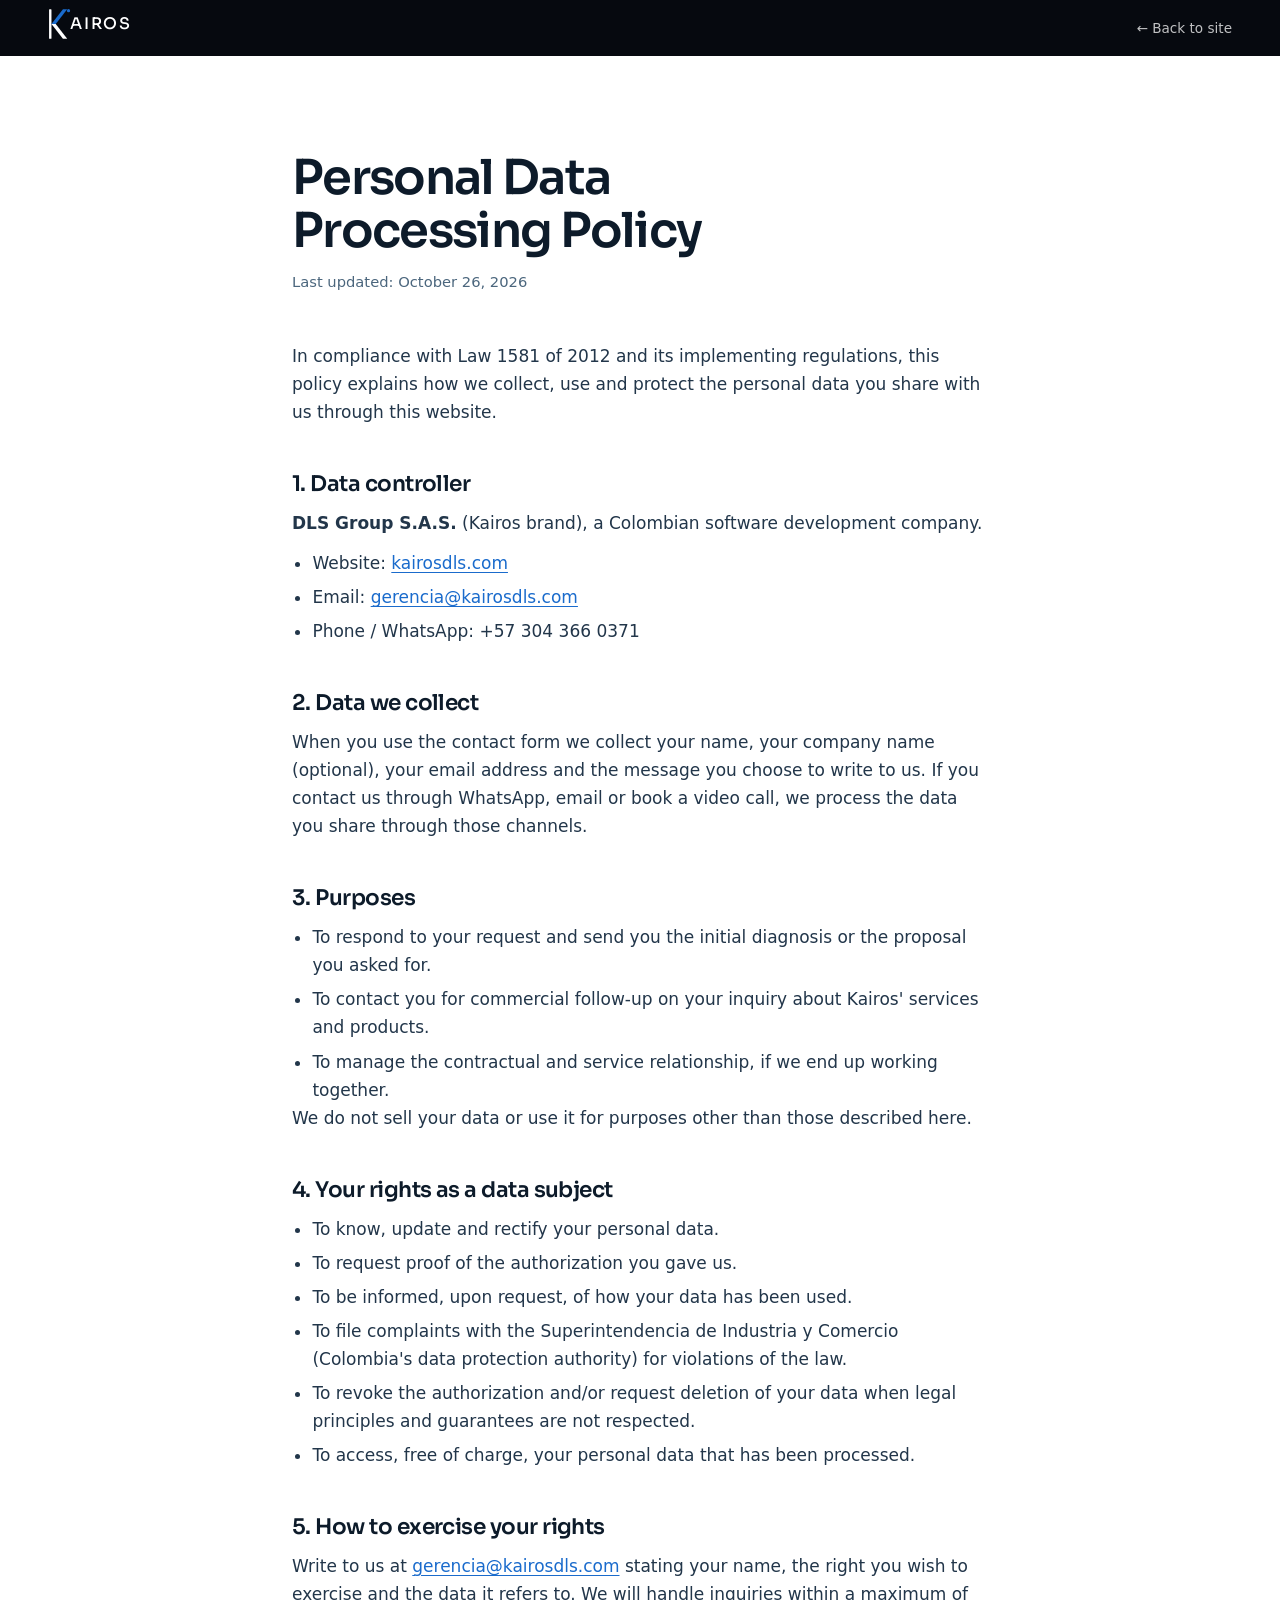
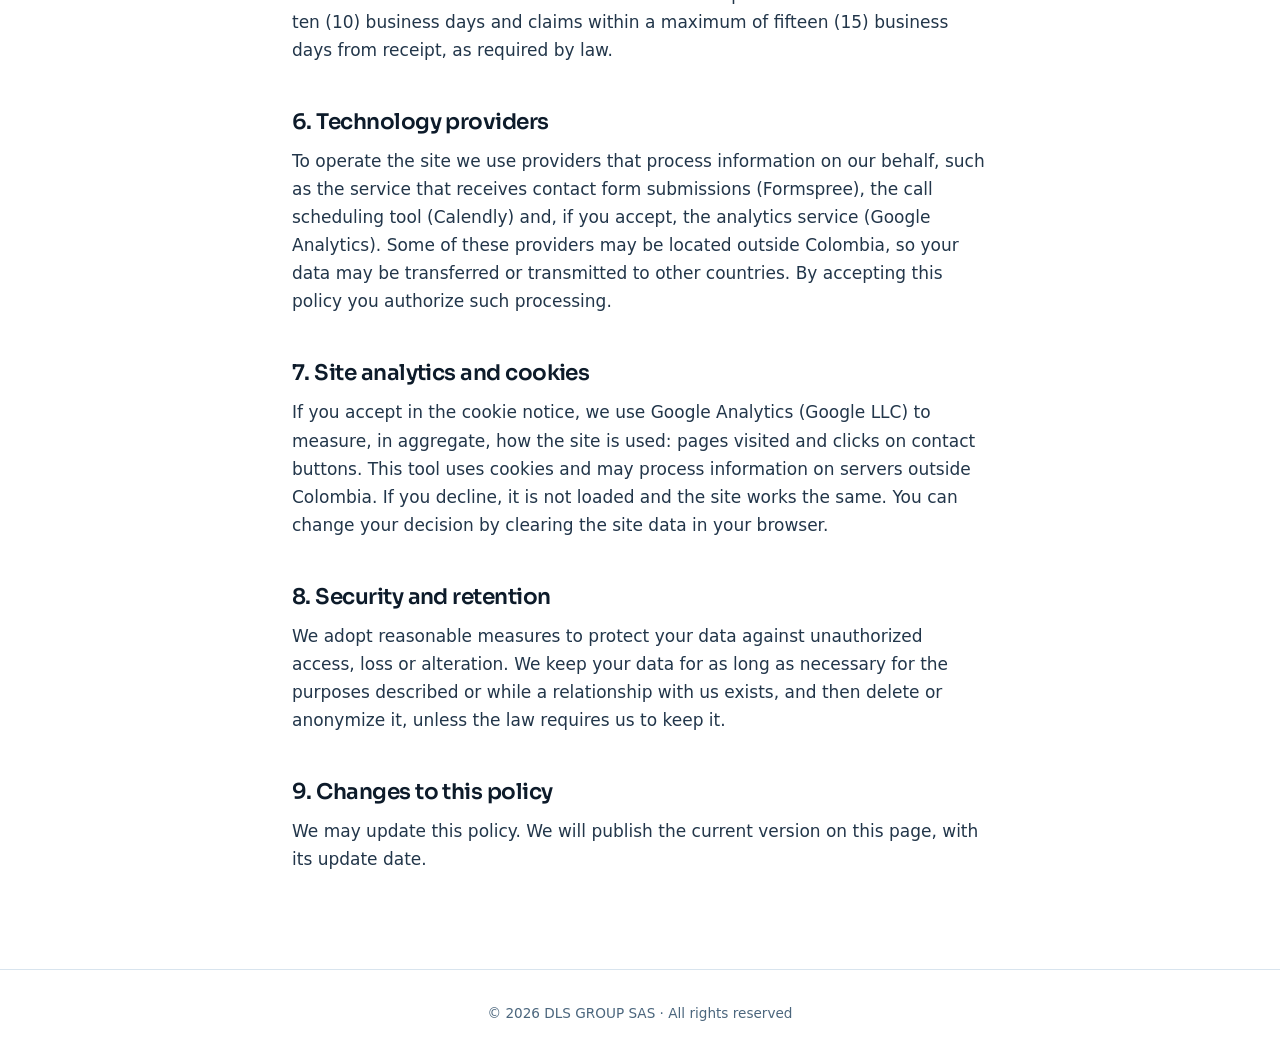
<file: politica-datos.html>
<!DOCTYPE html>
<html lang="es">
<head>
<meta charset="UTF-8"/>
<meta name="viewport" content="width=device-width, initial-scale=1.0"/>
<title>Política de tratamiento de datos personales — Kairos</title>
<meta name="description" content="Política de tratamiento de datos personales de Kairos (DLS Group S.A.S.), conforme a la Ley 1581 de 2012."/>
<meta name="robots" content="index, follow"/>
<link rel="canonical" href="https://kairosdls.com/politica-datos.html"/>
<link rel="icon" type="image/png" href="logo3.png"/>
<link href="https://fonts.googleapis.com/css2?family=Sora:wght@500;600;700&display=swap" rel="stylesheet"/>
<style>
*,*::before,*::after{box-sizing:border-box;margin:0;padding:0}
:root{color-scheme:light;--night:#0D1B2A;--mid:#4B667D;--blue:#1A6BCC;--ice:#D8E4EE;--ink:#06090F}
body{font:17px/1.65 -apple-system,'SF Pro Text',system-ui,'Segoe UI',Roboto,sans-serif;color:var(--night);background:#fff;-webkit-font-smoothing:antialiased}
header{background:var(--ink);padding:0 clamp(20px,5vw,48px);height:56px;display:flex;align-items:center;justify-content:space-between}
header a.back{color:rgba(255,255,255,.75);font-size:.85rem;text-decoration:none}
header a.back:hover{color:#fff}
.logo{height:32px;color:#fff;width:auto}.logo text{font-family:Sora,sans-serif}
main{max-width:760px;margin:0 auto;padding:clamp(48px,8vw,96px) clamp(20px,5vw,32px)}
h1{font:600 clamp(2rem,5vw,3rem)/1.1 Sora,sans-serif;letter-spacing:-.035em;margin-bottom:12px;text-wrap:balance}
.date{color:var(--mid);font-size:.92rem;margin-bottom:48px}
h2{font:600 1.35rem/1.25 Sora,sans-serif;letter-spacing:-.025em;margin:44px 0 12px}
p,li{color:#22364a}p+p{margin-top:12px}
ul{margin:12px 0 0 1.2em}li{margin-top:6px}
a{color:var(--blue);text-underline-offset:3px}
footer{border-top:1px solid var(--ice);padding:32px clamp(20px,5vw,48px);text-align:center;color:var(--mid);font-size:.85rem}
:focus-visible{outline:2px solid var(--blue);outline-offset:3px;border-radius:4px}
</style>
<script src="assets/i18n.js"></script>
</head>
<body>
<header>
  <a href="index.html" aria-label="Kairos — inicio"><svg class="logo" viewBox="186 20 340 120" role="img" aria-label="Kairos"><rect x="190" y="25" width="9" height="110" rx="2" fill="currentColor"/><polygon points="199,80 242,25 258,25 215,80" fill="#1A6BCC"/><polygon points="199,80 242,135 258,135 215,80" fill="currentColor"/><circle cx="263" cy="30" r="6" fill="#1A6BCC"/><text x="270" y="100" fill="currentColor" font-size="60" font-weight="500" letter-spacing="6">AIROS</text></svg></a>
  <a class="back" href="index.html">← Volver al sitio</a>
</header>
<main>
  <h1>Política de tratamiento de datos personales</h1>
  <p class="date">Última actualización: 26 de octubre de 2026</p>

  <p>En cumplimiento de la Ley 1581 de 2012 y sus normas reglamentarias, esta política explica cómo recolectamos, usamos y protegemos los datos personales que nos compartes a través de este sitio web.</p>

  <h2>1. Responsable del tratamiento</h2>
  <p><strong>DLS Group S.A.S.</strong> (marca Kairos), empresa colombiana de desarrollo de software.</p>
  <ul>
    <li>Sitio web: <a href="https://kairosdls.com">kairosdls.com</a></li>
    <li>Correo electrónico: <a href="mailto:gerencia@kairosdls.com">gerencia@kairosdls.com</a></li>
    <li>Teléfono / WhatsApp: +57 304 366 0371</li>
  </ul>

  <h2>2. Datos que recolectamos</h2>
  <p>Cuando usas el formulario de contacto recolectamos tu nombre, el nombre de tu empresa (opcional), tu correo electrónico y el mensaje que decides escribirnos. Si nos escribes por WhatsApp, correo o agendas una videollamada, tratamos los datos que nos compartas por esos canales.</p>

  <h2>3. Finalidades</h2>
  <ul>
    <li>Responder tu solicitud y enviarte el diagnóstico inicial o la propuesta que nos pidas.</li>
    <li>Contactarte para dar seguimiento comercial a tu consulta sobre los servicios y productos de Kairos.</li>
    <li>Gestionar la relación contractual y de servicio, si llegamos a trabajar juntos.</li>
  </ul>
  <p>No vendemos tus datos ni los usamos para fines distintos a los aquí descritos.</p>

  <h2>4. Tus derechos como titular</h2>
  <ul>
    <li>Conocer, actualizar y rectificar tus datos personales.</li>
    <li>Solicitar prueba de la autorización que nos diste.</li>
    <li>Ser informado, previa solicitud, sobre el uso que se ha dado a tus datos.</li>
    <li>Presentar quejas ante la Superintendencia de Industria y Comercio por infracciones a la ley.</li>
    <li>Revocar la autorización y/o solicitar la supresión de tus datos, cuando no se respeten los principios y garantías legales.</li>
    <li>Acceder de forma gratuita a tus datos personales que hayan sido objeto de tratamiento.</li>
  </ul>

  <h2>5. Cómo ejercer tus derechos</h2>
  <p>Escríbenos a <a href="mailto:gerencia@kairosdls.com">gerencia@kairosdls.com</a> indicando tu nombre, el derecho que deseas ejercer y los datos a los que se refiere. Atenderemos las consultas en un máximo de diez (10) días hábiles y los reclamos en un máximo de quince (15) días hábiles, contados desde su recibo, conforme a la ley.</p>

  <h2>6. Proveedores tecnológicos</h2>
  <p>Para operar el sitio usamos proveedores que procesan información en nuestro nombre, como el servicio que recibe los envíos del formulario de contacto (Formspree) y la herramienta de agendamiento de llamadas (Calendly) y, si lo aceptas, el servicio de analítica (Google Analytics). Algunos de estos proveedores pueden estar ubicados fuera de Colombia, por lo que tus datos podrían ser transferidos o transmitidos a otros países. Al aceptar esta política autorizas dicho tratamiento.</p>

  <h2>7. Analítica del sitio y cookies</h2>
  <p>Si lo aceptas en el aviso de cookies, usamos Google Analytics (Google LLC) para medir de forma agregada cómo se usa el sitio: páginas visitadas y clics en los botones de contacto. Esta herramienta usa cookies y puede procesar información en servidores fuera de Colombia. Si rechazas, no se carga y el sitio funciona igual. Puedes cambiar tu decisión borrando los datos del sitio en tu navegador.</p>

  <h2>8. Seguridad y conservación</h2>
  <p>Adoptamos medidas razonables para proteger tus datos contra acceso no autorizado, pérdida o alteración. Conservamos tus datos mientras sea necesario para las finalidades descritas o mientras exista una relación con nosotros, y luego los suprimimos o anonimizamos, salvo que la ley nos obligue a conservarlos.</p>

  <h2>9. Cambios a esta política</h2>
  <p>Podemos actualizar esta política. Publicaremos la versión vigente en esta página, con su fecha de actualización.</p>
</main>
<footer>© 2026 DLS GROUP SAS · Todos los derechos reservados</footer>
<script>i18n.apply()</script>
</body>
</html>
</file>
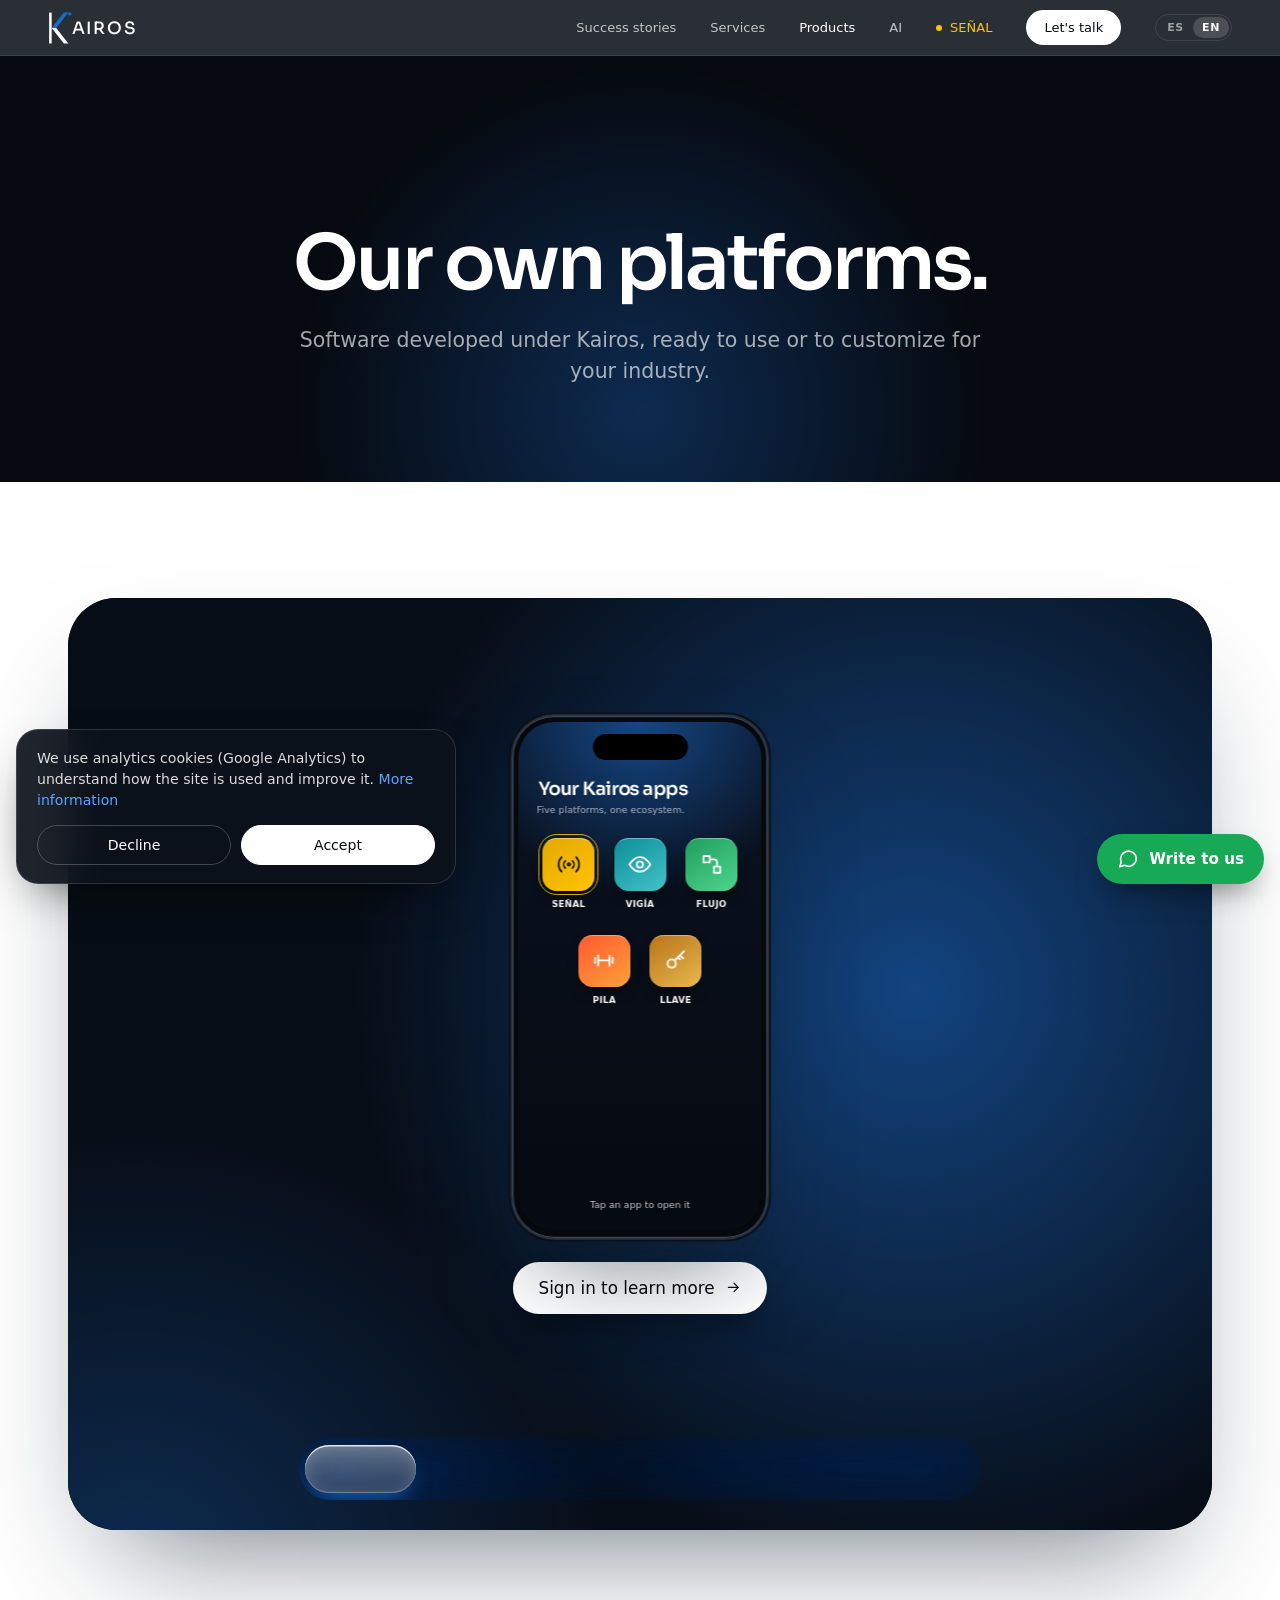
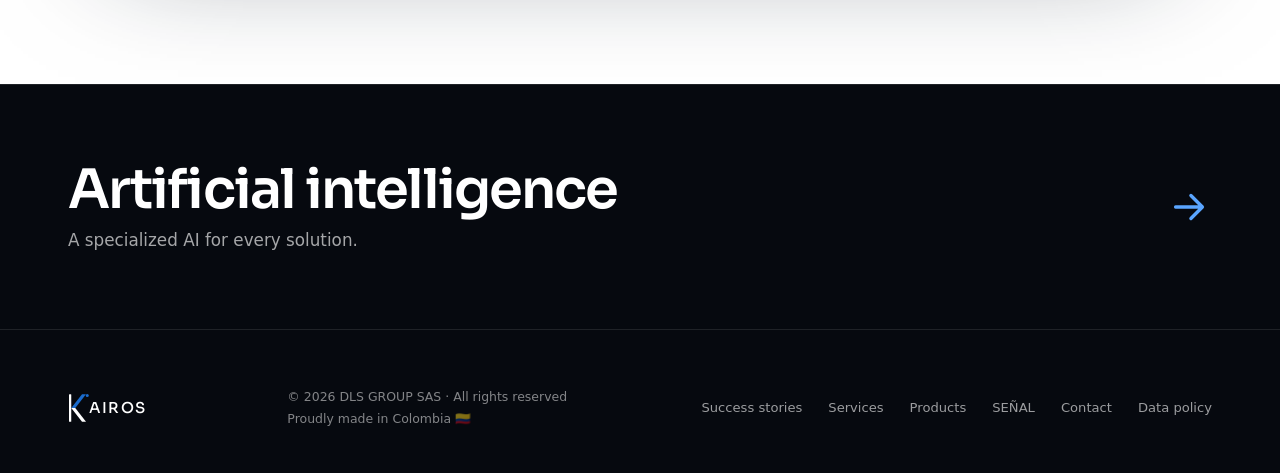
<file: productos.html>
<!DOCTYPE html>
<html lang="es" class="sub">
<head>
<meta charset="UTF-8"/>
<meta name="viewport" content="width=device-width, initial-scale=1.0, viewport-fit=cover"/>
<title>Productos — Kairos</title>
<script>document.documentElement.classList.add('js')</script>
<meta name="description" content="SEÑAL, VIGÍA, FLUJO, PILA y LLAVE: las plataformas propias de Kairos con IA integrada para operación en campo, certificaciones, SG-SST, entrenamiento y arrendamientos."/>
<meta name="robots" content="index, follow"/>
<meta name="theme-color" content="#06090F"/>
<link rel="canonical" href="https://kairosdls.com/productos.html"/>
<meta property="og:type" content="website"/>
<meta property="og:title" content="Productos — Kairos"/>
<meta property="og:description" content="SEÑAL, VIGÍA, FLUJO, PILA y LLAVE: las plataformas propias de Kairos con IA integrada para operación en campo, certificaciones, SG-SST, entrenamiento y arrendamientos."/>
<meta property="og:url" content="https://kairosdls.com/productos.html"/>
<meta property="og:image" content="https://kairosdls.com/og-image.png"/>
<meta property="og:locale" content="es_CO"/>
<meta name="twitter:card" content="summary_large_image"/>
<meta name="twitter:title" content="Productos — Kairos"/>
<meta name="twitter:description" content="SEÑAL, VIGÍA, FLUJO, PILA y LLAVE: las plataformas propias de Kairos con IA integrada para operación en campo, certificaciones, SG-SST, entrenamiento y arrendamientos."/>
<meta name="twitter:image" content="https://kairosdls.com/og-image.png"/>
<link rel="icon" type="image/png" href="logo3.png"/>
<link rel="apple-touch-icon" href="logo3.png"/>
<link rel="preconnect" href="https://fonts.googleapis.com"/>
<link rel="preconnect" href="https://fonts.gstatic.com" crossorigin/>
<link href="https://fonts.googleapis.com/css2?family=Sora:wght@300;400;500;600;700&family=Barlow:wght@400;500;600;700&family=Barlow+Condensed:wght@600;700;800&display=swap" rel="stylesheet"/>
<link rel="stylesheet" href="assets/kairos.css"/>
<script src="assets/i18n.js"></script>
</head>
<body>
<svg width="0" height="0" style="position:absolute" aria-hidden="true">
  <defs>
    <symbol id="i-arrow" viewBox="0 0 24 24"><path d="M5 12h14M13 6l6 6-6 6"/></symbol>
    <symbol id="i-chev" viewBox="0 0 24 24"><path d="M9 6l6 6-6 6"/></symbol>
    <symbol id="i-check" viewBox="0 0 24 24"><path d="M5 12.5l4.5 4.5L19 7.5"/></symbol>
    <symbol id="i-chat" viewBox="0 0 24 24"><path d="M21 11.5a8.5 8.5 0 0 1-12.6 7.4L3 20.5l1.7-5.2A8.5 8.5 0 1 1 21 11.5z"/></symbol>
    <symbol id="i-mail" viewBox="0 0 24 24"><rect x="3" y="5" width="18" height="14" rx="3"/><path d="M3.5 7.5l8.5 6 8.5-6"/></symbol>
    <symbol id="i-cal" viewBox="0 0 24 24"><rect x="3" y="5" width="18" height="16" rx="3"/><path d="M3 10h18M8 3v4M16 3v4"/></symbol>
    <symbol id="i-file" viewBox="0 0 24 24"><path d="M7 3h7l4 4v14H7V3zM14 3v4h4"/></symbol>
    <symbol id="i-shield" viewBox="0 0 24 24"><path d="M12 3l8 3v6c0 5-3.5 8-8 9-4.5-1-8-4-8-9V6l8-3z"/><path d="M9 12l2 2 4-4"/></symbol>
    <symbol id="i-bell" viewBox="0 0 24 24"><path d="M6 16v-5a6 6 0 1 1 12 0v5l1.5 2h-15L6 16zM10 21h4"/></symbol>
    <symbol id="i-chart" viewBox="0 0 24 24"><path d="M4 20h16M7 20v-7M12 20V6M17 20v-10"/></symbol>
    <symbol id="i-flow" viewBox="0 0 24 24"><path d="M4 4h6v6H4zM14 14h6v6h-6zM10 7h4a3 3 0 0 1 3 3v4"/></symbol>
    <symbol id="i-spark" viewBox="0 0 24 24"><path d="M12 3l1.8 5.2L19 10l-5.2 1.8L12 17l-1.8-5.2L5 10l5.2-1.8L12 3zM19 16l.7 2 2 .7-2 .7-.7 2-.7-2-2-.7 2-.7.7-2z"/></symbol>
    <symbol id="i-alert" viewBox="0 0 24 24"><path d="M12 4l9 16H3L12 4zM12 10v4M12 17h.01"/></symbol>
    <symbol id="i-pen" viewBox="0 0 24 24"><path d="M4 20l4-1L19 8l-3-3L5 16l-1 4z"/></symbol>
    <symbol id="i-form" viewBox="0 0 24 24"><rect x="5" y="3" width="14" height="18" rx="3"/><path d="M9 8h6M9 12h6M9 16h3"/></symbol>
    <symbol id="i-sig" viewBox="0 0 24 24"><path d="M5 5a10 10 0 0 0 0 14M19 5a10 10 0 0 1 0 14M8.5 8.5a5 5 0 0 0 0 7M15.5 8.5a5 5 0 0 1 0 7"/><circle cx="12" cy="12" r="1.2"/></symbol>
    <symbol id="i-eye" viewBox="0 0 24 24"><path d="M2 12s3.8-7 10-7 10 7 10 7-3.8 7-10 7S2 12 2 12z"/><circle cx="12" cy="12" r="3"/></symbol>
    <symbol id="i-key" viewBox="0 0 24 24"><circle cx="8" cy="15" r="4"/><path d="M11 12l9-9M16 7l3 3M14 9l2 2"/></symbol>
    <symbol id="i-dumb" viewBox="0 0 24 24"><path d="M6.5 7v10M3.5 9.5v5M17.5 7v10M20.5 9.5v5M6.5 12h11"/></symbol>
    <symbol id="i-home" viewBox="0 0 24 24"><path d="M4 11l8-7 8 7v9h-5v-6H9v6H4z"/></symbol>
    <symbol id="i-sign" viewBox="0 0 24 24"><path d="M3 18c3 0 4-8 6-8s0 8 3 8 3-5 5-5 1 3 4 3"/></symbol>
  </defs>
</svg>

<nav>
  <a href="index.html" class="logo-a" aria-label="Kairos — inicio">
    <svg class="logo" viewBox="186 20 340 120" role="img" aria-label="Kairos">
      <rect x="190" y="25" width="9" height="110" rx="2" fill="currentColor"/>
      <polygon points="199,80 242,25 258,25 215,80" fill="#1A6BCC"/>
      <polygon points="199,80 242,135 258,135 215,80" fill="currentColor"/>
      <circle cx="263" cy="30" r="6" fill="#1A6BCC"/>
      <text x="270" y="100" fill="currentColor" font-size="60" font-weight="500" letter-spacing="6">AIROS</text>
    </svg>
  </a>
  <button type="button" class="nav-tg" aria-label="Menú" aria-expanded="false" aria-controls="nl"><span></span><span></span></button>
  <div class="nav-links" id="nl">
    <a href="casos.html">Casos de éxito</a>
    <a href="servicios.html">Servicios</a>
    <a href="productos.html" aria-current="page">Productos</a>
    <a href="ia.html">IA</a>
    <a href="senal.html" class="nav-senal">SEÑAL</a>
    <a href="contacto.html" class="nav-cta">Hablemos</a>
  </div>
</nav>

<main>
<header class="phead">
  <div class="wrap">
    <h1 class="hero-in">Nuestras plataformas propias.</h1>
    <p class="lead hero-in d1">Software desarrollado bajo Kairos, listo para usar o personalizar para tu industria.</p>
  </div>
</header>

<!-- PRODUCTOS -->
<section id="productos" class="products">
  <div class="wrap">
    <div class="pcard" id="pcard">
    <div class="amb" aria-hidden="true"><i class="a"></i><i class="b"></i></div>
    <div class="pshow idle" id="pshow">
      <div class="pinfo" id="pinfo">
        <article class="pi" data-k="senal" style="--hi:#FFC400">
          <span class="ok"><i></i>Disponible</span>
          <h3>SEÑAL</h3>
          <p class="tag">Pensada para quien trabaja en obra.</p>
          <p class="desc">App de gestión operativa y seguridad laboral que se lee a pleno sol, se toca con guantes y, con la sesión iniciada, sigue funcionando sin señal. El obrero marca su entrada, completa sus inspecciones como una ruta de estaciones y firma desde el celular; el administrador ve en tiempo real qué se hizo, qué falta y qué salió mal. Se personaliza a la medida de cada empresa — permisos, flujos y marca propia — y cuando la contratas deja de llamarse SEÑAL y se convierte en tu app, diseñada para trabajar junto con Flujo: dos aplicaciones, un solo ecosistema. Clara de día, oscura de noche, automáticamente.</p>
          <ul class="feats">
            <li><svg class="ico"><use href="#i-check"/></svg>Permisos y formularios 100% a tu medida y con tu marca</li>
            <li><svg class="ico"><use href="#i-check"/></svg>La Ruta de la jornada: cada inspección es una estación</li>
            <li><svg class="ico"><use href="#i-check"/></svg>Con la sesión iniciada, guarda y envía las respuestas al volver la señal</li>
            <li><svg class="ico"><use href="#i-check"/></svg>Firma digital desde el celular y trazabilidad total</li>
            <li><svg class="ico"><use href="#i-check"/></svg>IA que detecta riesgos antes de aprobar</li>
          </ul>
          <div class="aib"><svg class="ico"><use href="#i-spark"/></svg><b>SEÑAL IA</b><span>powered by Anthropic</span></div>
          <a class="pi-link" href="senal.html">Conocer el sitio de SEÑAL <svg class="ico"><use href="#i-arrow"/></svg></a>
        </article>
        <article class="pi" data-k="vigia" style="--hi:#5fd3d9">
          <span class="ok"><i></i>Disponible</span>
          <h3>VIGÍA</h3>
          <p class="tag">Siempre al día, siempre en operación.</p>
          <p class="desc">Control de capacitaciones y certificaciones. Define qué certificaciones exige cada cargo, calcula la vigencia de cada una, avisa antes de que venza y marca a quien no está apto para operar. De la misma familia que Señal y Flujo.</p>
          <ul class="feats">
            <li><svg class="ico"><use href="#i-check"/></svg>Certificaciones requeridas según el cargo</li>
            <li><svg class="ico"><use href="#i-check"/></svg>Alertas a 30 y 15 días antes del vencimiento</li>
            <li><svg class="ico"><use href="#i-check"/></svg>Bandera “No apto” automática en requisitos de ingreso</li>
            <li><svg class="ico"><use href="#i-check"/></svg>Dashboard público y panel de administración</li>
            <li><svg class="ico"><use href="#i-check"/></svg>PWA instalable en escritorio y móvil</li>
          </ul>
        </article>
        <article class="pi" data-k="flujo" style="--hi:#6fe0a5">
          <span class="ok"><i></i>Disponible</span>
          <h3>FLUJO</h3>
          <p class="tag">Tu operación SST, sin papel.</p>
          <p class="desc">Sistema de Seguridad y Salud en el Trabajo con gestión documental, flujos automatizados, cumplimiento normativo SG-SST, asistente inteligente integrado y diseñado para trabajar junto con Señal: dos aplicaciones, un solo ecosistema.</p>
          <ul class="feats">
            <li><svg class="ico"><use href="#i-check"/></svg>Cumplimiento SG-SST automatizado</li>
            <li><svg class="ico"><use href="#i-check"/></svg>Gestión documental con IA</li>
            <li><svg class="ico"><use href="#i-check"/></svg>Flujos de aprobación digitales</li>
            <li><svg class="ico"><use href="#i-check"/></svg>Reportes e indicadores en tiempo real</li>
          </ul>
          <div class="aib"><svg class="ico"><use href="#i-spark"/></svg><b>Gestor IA</b><span>powered by Anthropic</span></div>
        </article>
        <article class="pi" data-k="pila" style="--hi:#ff9a6e">
          <span class="ok"><i></i>Disponible</span>
          <h3>PILA</h3>
          <p class="tag">El gym en tu bolsillo.</p>
          <p class="desc">Plataforma inteligente para entrenadores personales y gimnasios. Gestiona clientes, planes de entrenamiento, nutrición y progreso con IA personalizada por atleta.</p>
          <ul class="feats">
            <li><svg class="ico"><use href="#i-check"/></svg>Planes personalizados con IA</li>
            <li><svg class="ico"><use href="#i-check"/></svg>Seguimiento de progreso y métricas</li>
            <li><svg class="ico"><use href="#i-check"/></svg>App móvil nativa para miembros</li>
            <li><svg class="ico"><use href="#i-check"/></svg>Panel de control para entrenadores</li>
          </ul>
          <div class="aib"><svg class="ico"><use href="#i-spark"/></svg><b>PILA IA</b><span>powered by Anthropic</span></div>
        </article>
        <article class="pi" data-k="llave" style="--hi:#f2c066">
          <span class="ok"><i></i>Disponible</span>
          <h3>LLAVE</h3>
          <p class="tag">Llave en mano, arriendo en paz.</p>
          <p class="desc">PWA colombiana que digitaliza la relación entre arrendadores e inquilinos. Contratos, inventarios, pagos y evidencia legal — sin WhatsApp, sin papel, sin drama.</p>
          <ul class="feats">
            <li><svg class="ico"><use href="#i-check"/></svg>Contratos digitales con validez legal</li>
            <li><svg class="ico"><use href="#i-check"/></svg>Gestión de pagos y servicios</li>
            <li><svg class="ico"><use href="#i-check"/></svg>Inventarios fotográficos digitales</li>
            <li><svg class="ico"><use href="#i-check"/></svg>IA para decisiones del arrendador</li>
          </ul>
          <div class="aib"><svg class="ico"><use href="#i-spark"/></svg><b>Llave IA</b><span>powered by Anthropic</span></div>
        </article>
      </div>
      <div class="pdev">
        <div class="ptilt"><div class="phone">
          <div class="scr-w" id="stage-scr">
            <div class="home" id="home">
              <div class="home-h">Tus apps Kairos</div>
              <div class="home-s">Cinco plataformas, un solo ecosistema.</div>
              <div class="icons">
              <button type="button" class="appi" data-k="senal" aria-label="Abrir SEÑAL" style="--c1:#E5A800;--c2:#FFC400"><span class="ai"><svg><use href="#i-sig"/></svg></span><span class="al">SEÑAL</span></button>
              <button type="button" class="appi" data-k="vigia" aria-label="Abrir VIGÍA" style="--c1:#0b8f98;--c2:#45c2c9"><span class="ai"><svg><use href="#i-eye"/></svg></span><span class="al">VIGÍA</span></button>
              <button type="button" class="appi" data-k="flujo" aria-label="Abrir FLUJO" style="--c1:#1f9d5c;--c2:#4fd68f"><span class="ai"><svg><use href="#i-flow"/></svg></span><span class="al">FLUJO</span></button>
              <button type="button" class="appi" data-k="pila" aria-label="Abrir PILA" style="--c1:#ff5a2d;--c2:#ffa03d"><span class="ai"><svg><use href="#i-dumb"/></svg></span><span class="al">PILA</span></button>
              <button type="button" class="appi" data-k="llave" aria-label="Abrir LLAVE" style="--c1:#b8741a;--c2:#e8b84e"><span class="ai"><svg><use href="#i-key"/></svg></span><span class="al">LLAVE</span></button>
              </div>
              <div class="home-hint">Toca una app para abrirla</div>
            </div>
          </div>
          <button type="button" class="hbar" id="hbar" aria-label="Volver al inicio"></button>
        </div></div>
        <div class="pslot">
          <button type="button" class="pcta" id="pcta">Accede para conocer más <svg class="ico"><use href="#i-arrow"/></svg></button>
          <span class="cap">Interfaz ilustrativa</span>
        </div>
      </div>
      <div class="pdock" id="pdock" role="navigation" aria-label="Elegir una app"><div class="pscroll" id="pscroll"><span class="lens" id="lens"></span>
      <button type="button" data-k="home" class="on"><span class="mi h"><svg><use href="#i-home"/></svg></span>Inicio</button>
      <button type="button" data-k="senal" style="--c1:#E5A800;--c2:#FFC400"><span class="mi"><svg><use href="#i-sig"/></svg></span>SEÑAL</button>
      <button type="button" data-k="vigia" style="--c1:#0b8f98;--c2:#45c2c9"><span class="mi"><svg><use href="#i-eye"/></svg></span>VIGÍA</button>
      <button type="button" data-k="flujo" style="--c1:#1f9d5c;--c2:#4fd68f"><span class="mi"><svg><use href="#i-flow"/></svg></span>FLUJO</button>
      <button type="button" data-k="pila" style="--c1:#ff5a2d;--c2:#ffa03d"><span class="mi"><svg><use href="#i-dumb"/></svg></span>PILA</button>
      <button type="button" data-k="llave" style="--c1:#b8741a;--c2:#e8b84e"><span class="mi"><svg><use href="#i-key"/></svg></span>LLAVE</button>
      </div></div>
    </div>
    </div>
  </div>
</section>

<!-- Pantallas de los productos -->
<template id="scr-pila">
  <div class="scr s-pila">
    <div><small>Martes · Semana 6</small><h4>Tren superior</h4></div>
    <div class="card ai"><svg class="ico"><use href="#i-spark"/></svg><span><b>PILA IA</b><br/>Hoy toca subir carga en press banca. Tu recuperación fue buena.</span></div>
    <ul class="rows"><li><span>Press banca</span><span>4 × 8</span></li><li><span>Remo con barra</span><span>4 × 10</span></li><li><span>Fondos</span><span>3 × 12</span></li><li><span>Face pull</span><span>3 × 15</span></li></ul>
    <div class="wk"><i style="height:50%" class="h"></i><i style="height:70%" class="h"></i><i style="height:40%"></i><i style="height:85%" class="h"></i><i style="height:60%" class="h"></i><i style="height:95%" class="h"></i><i style="height:30%"></i></div>
    <div class="btn2">Empezar entrenamiento</div>
  </div>
</template>
<template id="scr-llave">
  <div class="scr s-llave">
    <div><small>Apartamento 402</small><h4>Contrato de arriendo</h4></div>
    <div class="card"><div class="doc"><i></i><i></i><i></i></div><div class="sig"><svg class="ico"><use href="#i-sign"/></svg>Firmado por ambas partes</div></div>
    <ul class="rows"><li><span>Canon del mes</span><span class="pd">Pagado</span></li><li><span>Servicios</span><span class="pn">Pendiente</span></li><li><span>Inventario fotográfico</span><span>Sala · Cocina</span></li></ul>
    <div class="card ai"><svg class="ico"><use href="#i-spark"/></svg><span><b>Llave IA</b><br/>Sugiere renovar el contrato con ajuste legal.</span></div>
    <div class="btn2">Ver evidencia legal</div>
  </div>
</template>
<template id="scr-vigia">
  <div class="scr s-vigia">
    <div><small>Control de certificaciones</small><h4>Equipo operativo</h4></div>
    <div class="card wk2"><div><b>Carlos M.</b><br/><small>Soldador</small></div><span class="flag">NO APTO</span></div>
    <ul class="rows"><li><span>Alturas</span><span class="sv bad">Vencida</span></li><li><span>Espacios confinados</span><span class="sv ok2">Vigente</span></li><li><span>Brigadas integrales</span><span class="sv warn2">15 días</span></li><li><span>Well control</span><span class="sv ok2">Vigente</span></li></ul>
    <div class="card ai"><svg class="ico"><use href="#i-bell"/></svg><span><b>Aviso automático</b><br/>Alturas venció. Falta renovar para volver a operar.</span></div>
    <div class="btn2">Registrar certificación</div>
  </div>
</template>
<template id="scr-flujo">
  <div class="scr s-flujo">
    <div><small>Estándar mínimo</small><h4>Cumplimiento <span style="white-space:nowrap">SG-SST</span></h4></div>
    <div class="stp"><i class="d"></i><i class="d"></i><i class="d"></i><i></i></div>
    <ul class="rows"><li><span>Política de SST</span><span>Vigente</span></li><li><span>Matriz de peligros</span><span class="rv2">En revisión</span></li><li><span>Capacitaciones</span><span>Aprobado</span></li><li><span>Plan de emergencias</span><span class="rv2">Por firmar</span></li></ul>
    <div class="card ai"><svg class="ico"><use href="#i-spark"/></svg><span><b>Gestor IA</b><br/>Faltan 2 documentos para cerrar el ciclo del mes.</span></div>
    <div class="btn2">Ver indicadores</div>
  </div>
</template>
<template id="scr-senal">
  <div class="scr s-senal">
    <div class="tape"></div>
    <div><small>Ruta de la jornada · 2 de 4</small><h4>Trabajo en alturas</h4></div>
    <ul class="rt">
      <li class="d"><i>✓</i>Entrada marcada<em>6:02</em></li>
      <li class="d"><i>✓</i>Inspección de arnés</li>
      <li class="n"><i>3</i>Permiso de alturas</li>
    </ul>
    <div class="warn"><svg class="ico"><use href="#i-alert"/></svg><span><b>SEÑAL IA:</b> certificación de alturas por vencer. Revisa antes de aprobar.</span></div>
    <div class="btn2">Firmar y aprobar</div>
  </div>
</template>

<section class="nextb">
  <div class="wrap"><a href="ia.html"><span><b>Inteligencia artificial</b><span class="d">Una IA especializada para cada solución.</span></span><svg class="ico"><use href="#i-arrow"/></svg></a></div>
</section>
</main>

<footer>
  <div class="wrap fgrid">
    <svg class="logo" viewBox="186 20 340 120" role="img" aria-label="Kairos">
      <rect x="190" y="25" width="9" height="110" rx="2" fill="currentColor"/>
      <polygon points="199,80 242,25 258,25 215,80" fill="#1A6BCC"/>
      <polygon points="199,80 242,135 258,135 215,80" fill="currentColor"/>
      <circle cx="263" cy="30" r="6" fill="#1A6BCC"/>
      <text x="270" y="100" fill="currentColor" font-size="60" font-weight="500" letter-spacing="6">AIROS</text>
    </svg>
    <div>
      <div class="fl-copy">© 2026 DLS GROUP SAS · Todos los derechos reservados</div>
      <div class="fl-copy">Hecho con orgullo en Colombia 🇨🇴</div>
    </div>
    <div class="fl-links">
      <a href="casos.html">Casos de éxito</a>
      <a href="servicios.html">Servicios</a>
      <a href="productos.html">Productos</a>
      <a href="senal.html">SEÑAL</a>
      <a href="contacto.html">Contacto</a>
      <a href="politica-datos.html">Política de datos</a>
    </div>
  </div>
</footer>

<a class="wa" href="https://wa.me/573043660371?text=Hola%20Kairos%2C%20quiero%20conversar%20sobre%20un%20proyecto" target="_blank" rel="noopener" aria-label="Escríbenos por WhatsApp"><svg class="ico"><use href="#i-chat"/></svg><span>Escríbenos</span></a>
<script>i18n.apply()</script>
<script src="assets/kairos.js"></script>
<script src="assets/site.js"></script>
</body>
</html>
</file>
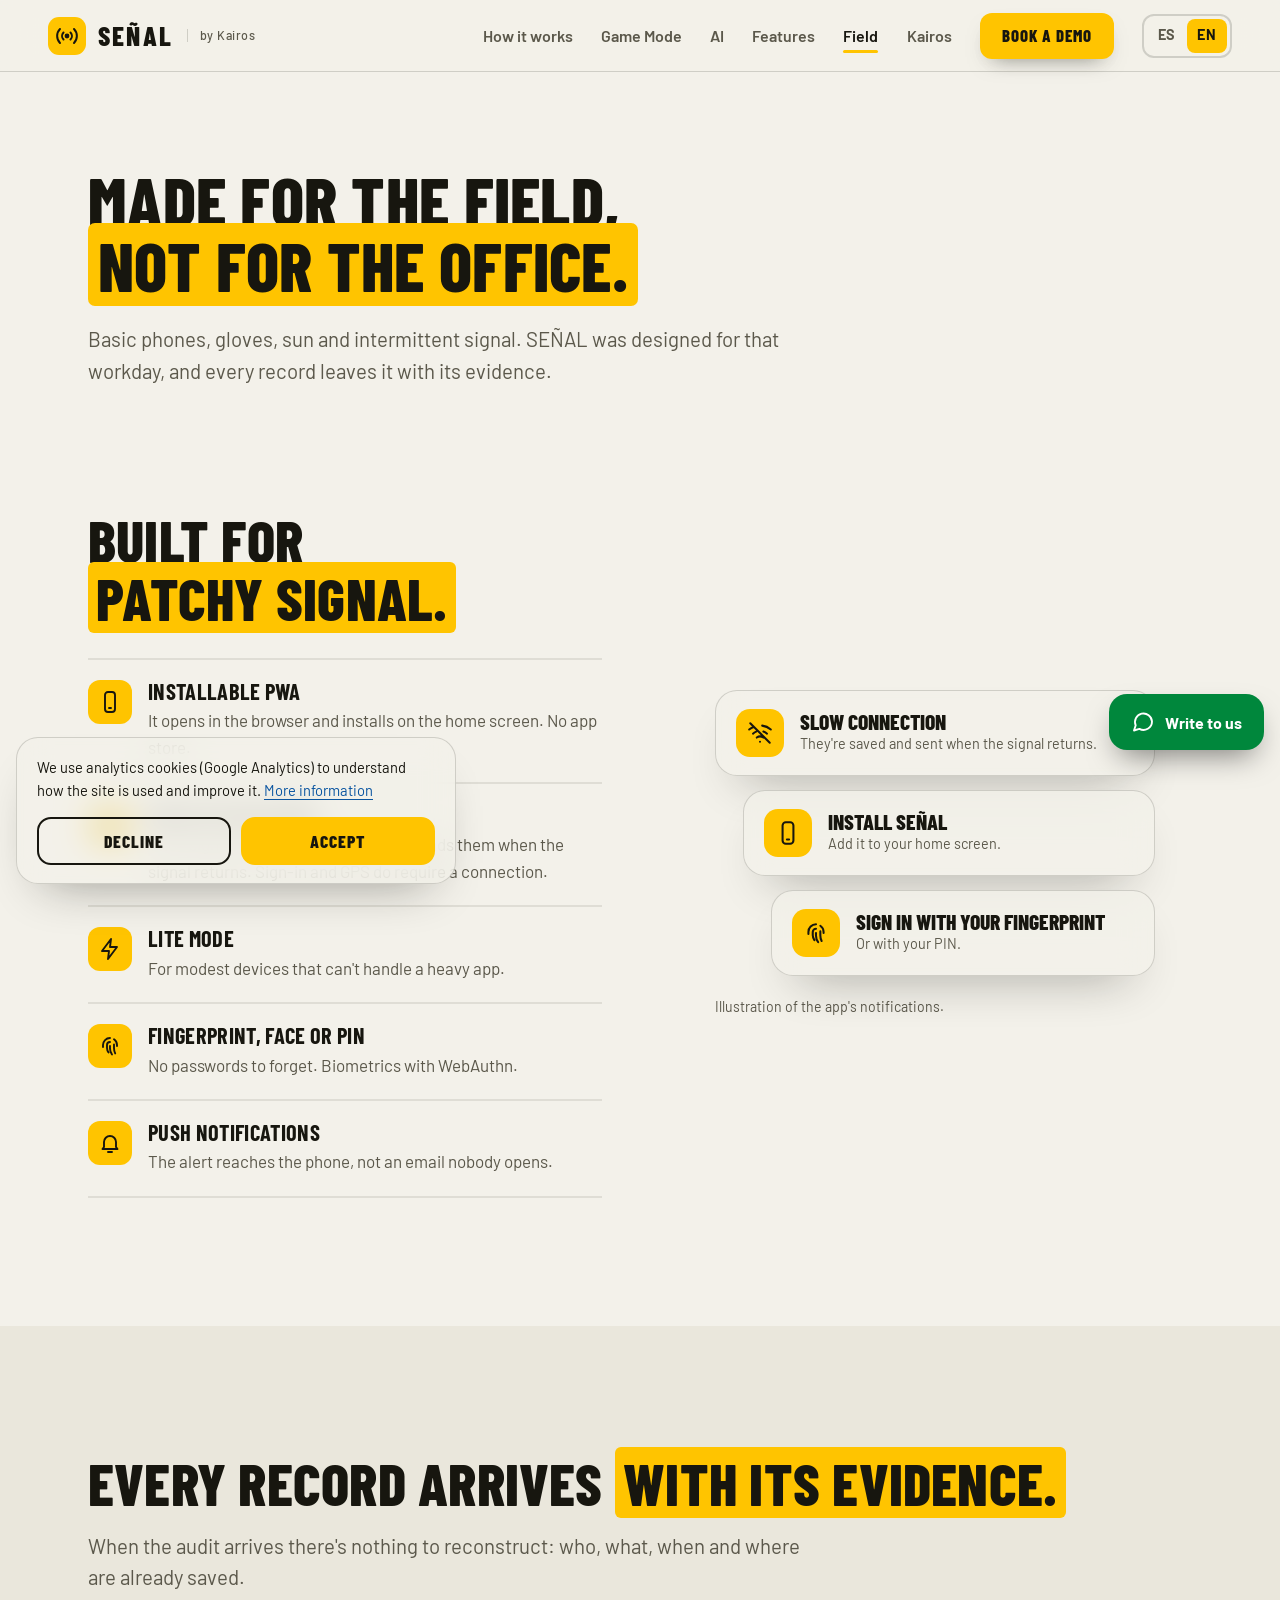
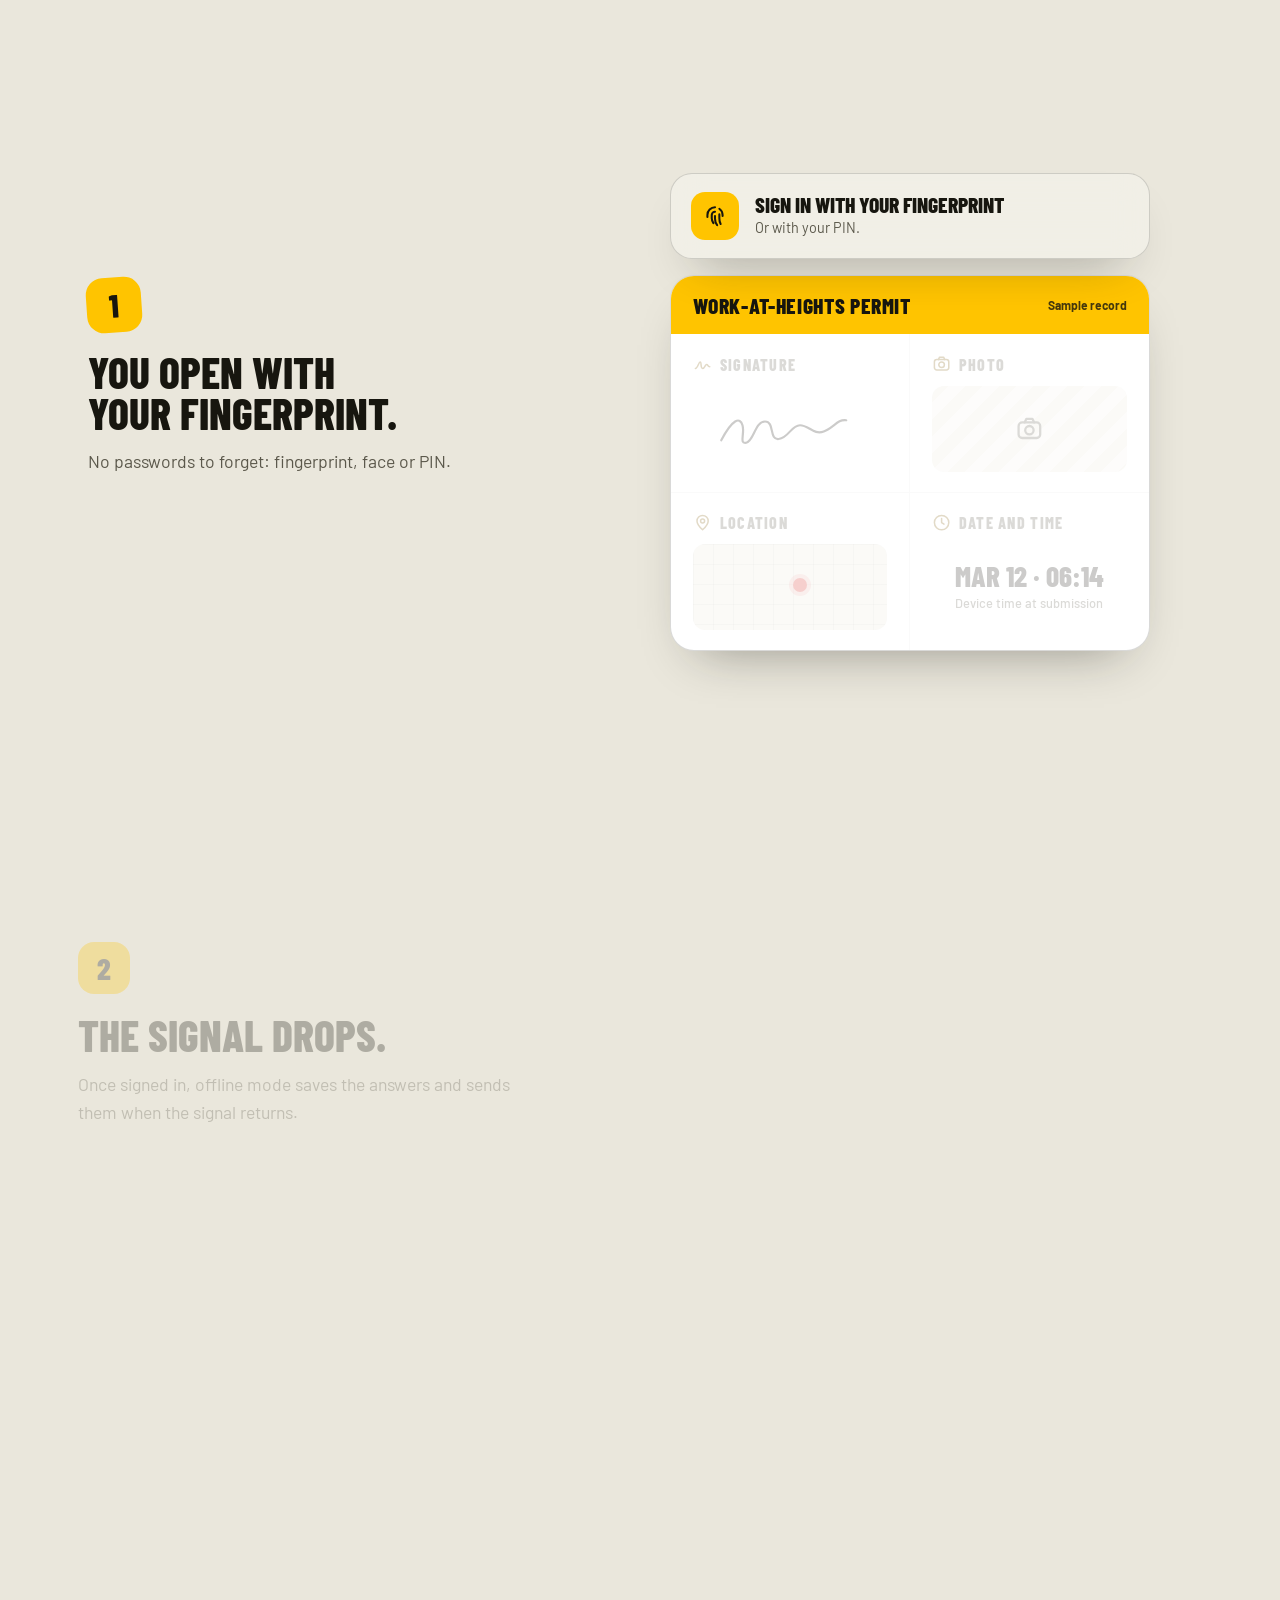
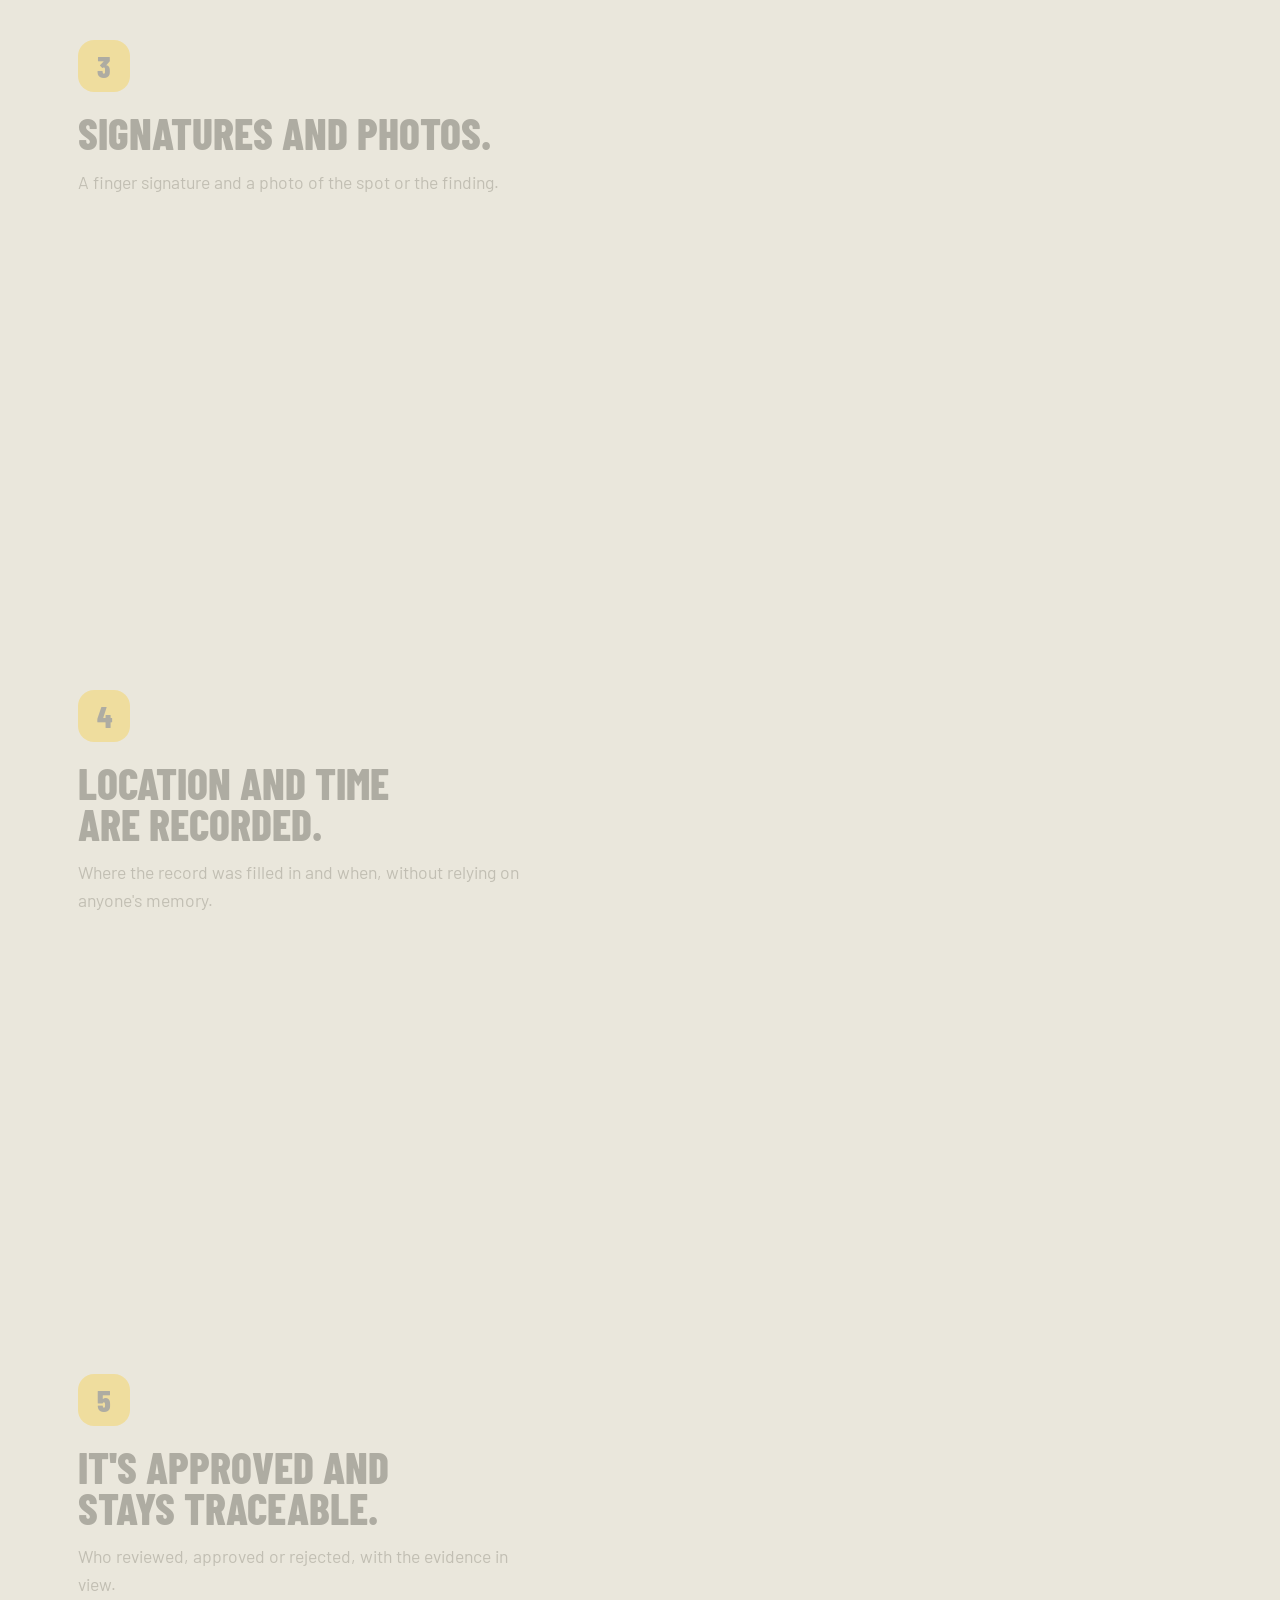
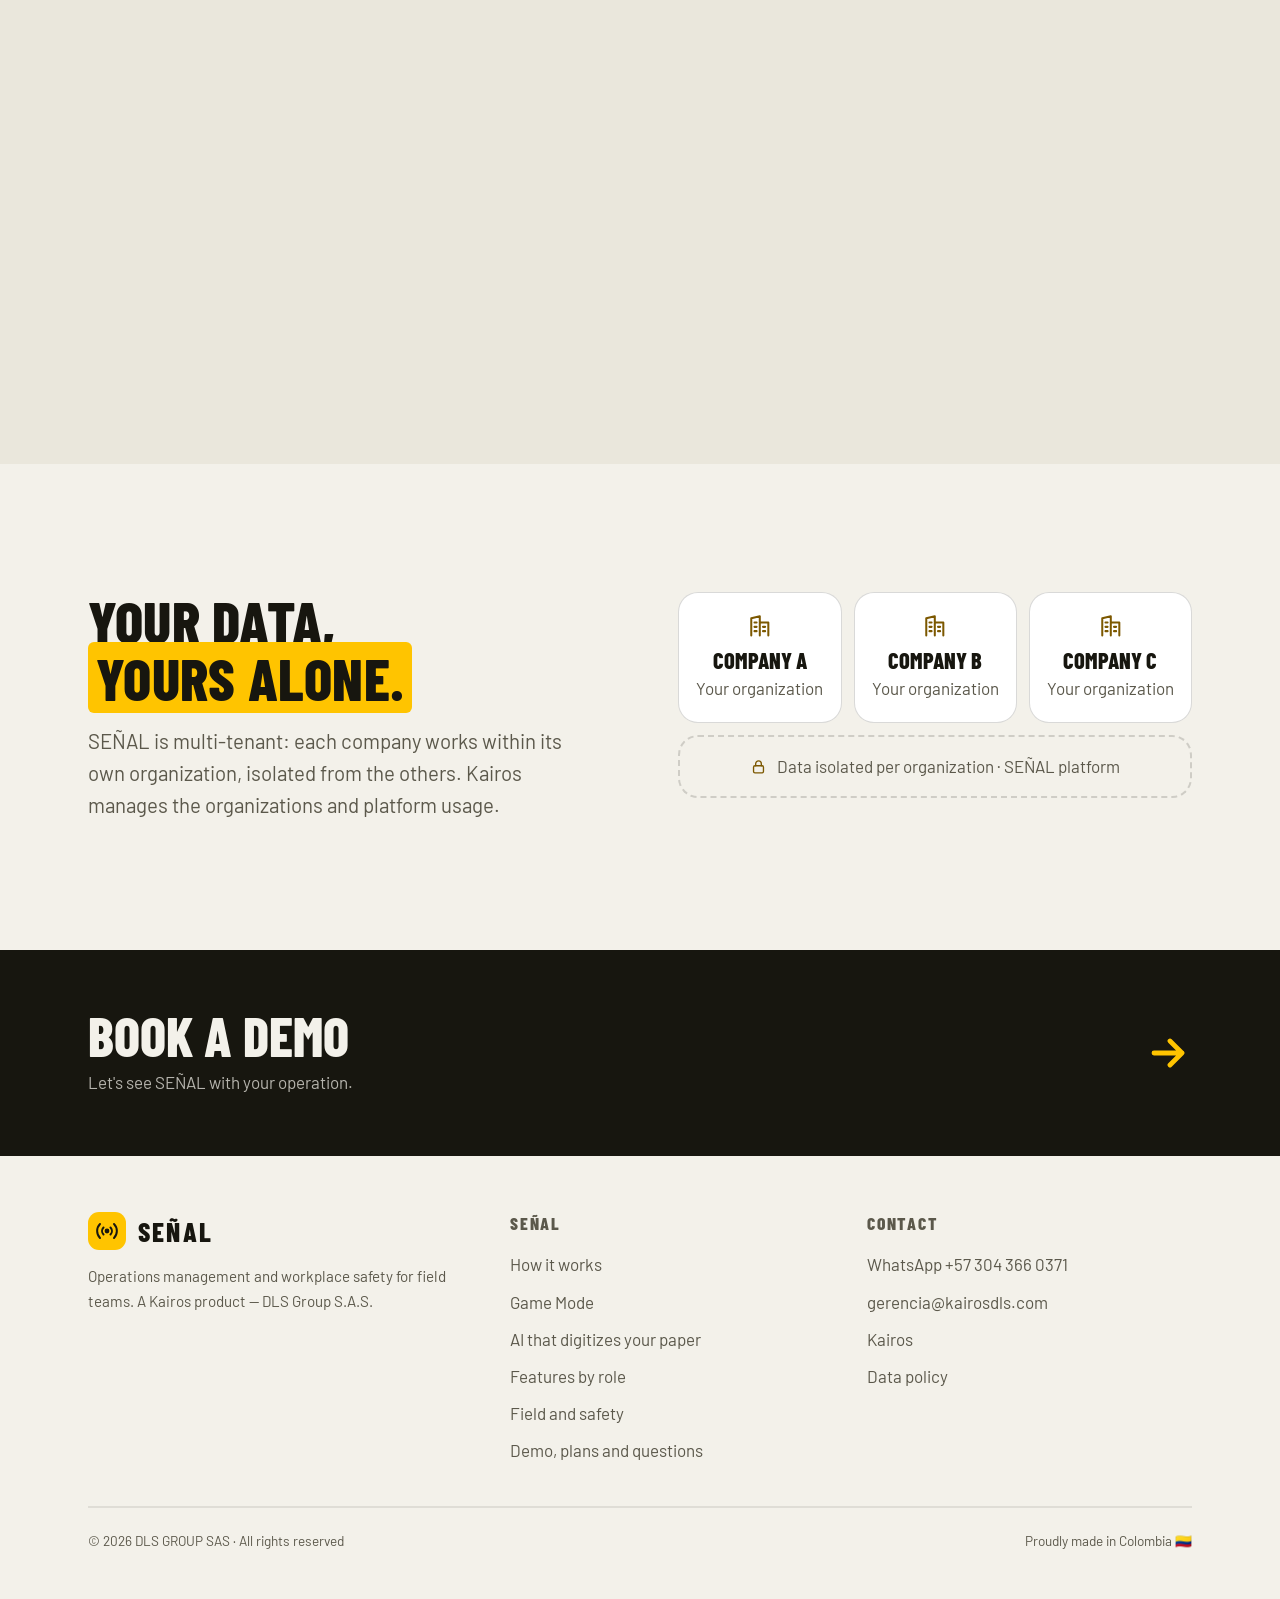
<file: senal-campo.html>
<!DOCTYPE html>
<html lang="es">
<head>
<meta charset="UTF-8"/>
<meta name="viewport" content="width=device-width, initial-scale=1.0, viewport-fit=cover"/>
<title>Pensada para el campo y a prueba de auditoría — SEÑAL</title>
<script>document.documentElement.classList.add('js')</script>
<meta name="description" content="SEÑAL funciona en el campo real: PWA instalable, modo offline básico, Modo Lite y biometría. Cada registro con firma, foto, geolocalización y fecha/hora, con datos aislados por empresa."/>
<meta name="robots" content="index, follow"/>
<meta name="theme-color" content="#F3F1EA" media="(prefers-color-scheme: light)"/>
<meta name="theme-color" content="#141310" media="(prefers-color-scheme: dark)"/>
<link rel="canonical" href="https://kairosdls.com/senal-campo.html"/>
<meta property="og:type" content="website"/>
<meta property="og:title" content="Pensada para el campo y a prueba de auditoría — SEÑAL"/>
<meta property="og:description" content="SEÑAL funciona en el campo real: PWA instalable, modo offline básico, Modo Lite y biometría. Cada registro con firma, foto, geolocalización y fecha/hora, con datos aislados por empresa."/>
<meta property="og:url" content="https://kairosdls.com/senal-campo.html"/>
<meta property="og:image" content="https://kairosdls.com/og-image.png"/>
<meta property="og:locale" content="es_CO"/>
<meta name="twitter:card" content="summary_large_image"/>
<meta name="twitter:title" content="Pensada para el campo y a prueba de auditoría — SEÑAL"/>
<meta name="twitter:description" content="SEÑAL funciona en el campo real: PWA instalable, modo offline básico, Modo Lite y biometría. Cada registro con firma, foto, geolocalización y fecha/hora, con datos aislados por empresa."/>
<meta name="twitter:image" content="https://kairosdls.com/og-image.png"/>
<link rel="icon" type="image/png" href="logo3.png"/>
<link rel="apple-touch-icon" href="logo3.png"/>
<link rel="preconnect" href="https://fonts.googleapis.com"/>
<link rel="preconnect" href="https://fonts.gstatic.com" crossorigin/>
<link href="https://fonts.googleapis.com/css2?family=Barlow+Condensed:wght@600;700;800&family=Barlow:wght@400;500;600;700&display=swap" rel="stylesheet"/>
<link rel="stylesheet" href="assets/senal.css"/>
<script src="assets/i18n.js"></script>
</head>
<body>
<svg width="0" height="0" style="position:absolute" aria-hidden="true"><defs>
<symbol id="s-mark" viewBox="0 0 24 24"><path d="M5 5a10 10 0 0 0 0 14M19 5a10 10 0 0 1 0 14M8.5 8.5a5 5 0 0 0 0 7M15.5 8.5a5 5 0 0 1 0 7"/><circle cx="12" cy="12" r="1.4" fill="currentColor"/></symbol>
<symbol id="s-arrow" viewBox="0 0 24 24"><path d="M5 12h14M13 6l6 6-6 6"/></symbol>
<symbol id="s-check" viewBox="0 0 24 24"><path d="M5 12.5l4.5 4.5L19 7.5"/></symbol>
<symbol id="s-chat" viewBox="0 0 24 24"><path d="M21 11.5a8.5 8.5 0 0 1-12.6 7.4L3 20.5l1.7-5.2A8.5 8.5 0 1 1 21 11.5z"/></symbol>
<symbol id="s-mail" viewBox="0 0 24 24"><rect x="3" y="5" width="18" height="14" rx="3"/><path d="M3.5 7.5l8.5 6 8.5-6"/></symbol>
<symbol id="s-cal" viewBox="0 0 24 24"><rect x="3" y="5" width="18" height="16" rx="3"/><path d="M3 10h18M8 3v4M16 3v4"/></symbol>
<symbol id="s-pin" viewBox="0 0 24 24"><path d="M12 21s-7-6.2-7-11a7 7 0 0 1 14 0c0 4.8-7 11-7 11z"/><circle cx="12" cy="10" r="2.5"/></symbol>
<symbol id="s-cam" viewBox="0 0 24 24"><rect x="3" y="7" width="18" height="13" rx="3"/><path d="M8 7l1.5-3h5L16 7"/><circle cx="12" cy="13.5" r="3.5"/></symbol>
<symbol id="s-finger" viewBox="0 0 24 24"><path d="M12 4a7 7 0 0 0-7 7v2M12 8a3 3 0 0 0-3 3v3a8 8 0 0 0 1.5 4.5M12 12v2.5a10 10 0 0 0 2 6M16 10.5V14c0 2 .4 3.8 1.2 5.4M19 12v-1a7 7 0 0 0-3-5.7"/></symbol>
<symbol id="s-wifioff" viewBox="0 0 24 24"><path d="M3 3l18 18M2 8.8a15 15 0 0 1 4-2.4M22 8.8a15 15 0 0 0-8-3.6M5.5 12.6a10 10 0 0 1 3-1.9M18.5 12.6a10 10 0 0 0-3.4-2M9 16.2a5 5 0 0 1 6 0M12 20h.01"/></symbol>
<symbol id="s-phone" viewBox="0 0 24 24"><rect x="7" y="2" width="10" height="20" rx="3"/><path d="M11 18h2"/></symbol>
<symbol id="s-users" viewBox="0 0 24 24"><circle cx="9" cy="8" r="3.5"/><path d="M2.5 20c.6-3.6 3.2-5.5 6.5-5.5s5.9 1.9 6.5 5.5M16 5.2a3.5 3.5 0 0 1 0 6.6M18 14.8c2 .6 3.2 2.3 3.5 5.2"/></symbol>
<symbol id="s-plug" viewBox="0 0 24 24"><path d="M9 3v5M15 3v5M6 8h12v3a6 6 0 0 1-12 0V8zM12 17v4"/></symbol>
<symbol id="s-doc" viewBox="0 0 24 24"><path d="M7 3h7l4 4v14H7V3zM14 3v4h4M10 12h5M10 16h5"/></symbol>
<symbol id="s-spark" viewBox="0 0 24 24"><path d="M12 3l1.8 5.2L19 10l-5.2 1.8L12 17l-1.8-5.2L5 10l5.2-1.8L12 3zM19 16l.7 2 2 .7-2 .7-.7 2-.7-2-2-.7 2-.7.7-2z"/></symbol>
<symbol id="s-shield" viewBox="0 0 24 24"><path d="M12 3l8 3v6c0 5-3.5 8-8 9-4.5-1-8-4-8-9V6l8-3z"/><path d="M9 12l2 2 4-4"/></symbol>
<symbol id="s-alert" viewBox="0 0 24 24"><path d="M12 4l9 16H3L12 4zM12 10v4M12 17h.01"/></symbol>
<symbol id="s-sign" viewBox="0 0 24 24"><path d="M3 18c3 0 4-8 6-8s0 8 3 8 3-5 5-5 1 3 4 3"/></symbol>
<symbol id="s-layers" viewBox="0 0 24 24"><path d="M12 3l9 5-9 5-9-5 9-5zM3 13l9 5 9-5"/></symbol>
<symbol id="s-clock" viewBox="0 0 24 24"><circle cx="12" cy="12" r="9"/><path d="M12 7v5l3 2"/></symbol>
<symbol id="s-download" viewBox="0 0 24 24"><path d="M12 4v11M7 11l5 5 5-5M5 20h14"/></symbol>
<symbol id="s-lock" viewBox="0 0 24 24"><rect x="5" y="11" width="14" height="10" rx="2"/><path d="M8 11V8a4 4 0 0 1 8 0v3"/></symbol>
<symbol id="s-bolt" viewBox="0 0 24 24"><path d="M13 2L4 14h7l-1 8 9-12h-7l1-8z"/></symbol>
<symbol id="s-game" viewBox="0 0 24 24"><path d="M7 7h10a5 5 0 0 1 4.9 4l.9 4.4a2.5 2.5 0 0 1-4.3 2.1L16 16H8l-2.5 1.5a2.5 2.5 0 0 1-4.3-2.1l.9-4.4A5 5 0 0 1 7 7zM7 10v4M5 12h4M15.5 11h.01M18 13h.01"/></symbol>
<symbol id="s-building" viewBox="0 0 24 24"><path d="M4 21V5l8-2v18M12 9h8v12M7 9h2M7 13h2M7 17h2M15 13h2M15 17h2"/></symbol>
<symbol id="s-box" viewBox="0 0 24 24"><path d="M3 7l9-4 9 4-9 4-9-4zM3 7v10l9 4 9-4V7M12 11v10"/></symbol>
<symbol id="s-edit" viewBox="0 0 24 24"><path d="M4 20l4-1L19 8l-3-3L5 16l-1 4z"/></symbol>
<symbol id="s-chart" viewBox="0 0 24 24"><path d="M4 20h16M7 20v-7M12 20V6M17 20v-10"/></symbol>
<symbol id="s-bell" viewBox="0 0 24 24"><path d="M6 16v-5a6 6 0 1 1 12 0v5l1.5 2h-15L6 16zM10 21h4"/></symbol>
<symbol id="s-flow" viewBox="0 0 24 24"><path d="M4 4h6v6H4zM14 14h6v6h-6zM10 7h4a3 3 0 0 1 3 3v4"/></symbol>
<symbol id="s-type" viewBox="0 0 24 24"><path d="M5 6V4h14v2M12 4v16M9 20h6"/></symbol>
<symbol id="s-hash" viewBox="0 0 24 24"><path d="M5 9h14M5 15h14M10 4L8 20M16 4l-2 16"/></symbol>
<symbol id="s-list" viewBox="0 0 24 24"><path d="M9 6h11M9 12h11M9 18h11M4 6h.01M4 12h.01M4 18h.01"/></symbol>
<symbol id="s-toggle" viewBox="0 0 24 24"><rect x="2" y="7" width="20" height="10" rx="5"/><circle cx="16" cy="12" r="2.5"/></symbol>
<symbol id="s-x" viewBox="0 0 24 24"><path d="M6 6l12 12M18 6L6 18"/></symbol>
<symbol id="s-info" viewBox="0 0 24 24"><path d="M12 11v6M12 7.5h.01"/></symbol>
<symbol id="s-file" viewBox="0 0 24 24"><path d="M7 3h7l4 4v14H7V3zM14 3v4h4"/></symbol>
</defs></svg>
<a class="skip" href="#main">Saltar al contenido</a>
<header class="sn">
  <a href="senal.html" class="sn-logo" aria-label="SEÑAL — inicio"><span class="sn-mark"><svg class="ico " aria-hidden="true"><use href="#s-mark"/></svg></span>SEÑAL<small>por Kairos</small></a>
  <button type="button" class="sn-tg" aria-label="Menú" aria-expanded="false" aria-controls="snl"><span></span><span></span></button>
  <nav class="sn-links" id="snl" aria-label="Principal">
      <a href="senal.html">Cómo funciona</a>
      <a href="senal-juego.html">Modo Juego</a>
      <a href="senal-ia.html">IA</a>
      <a href="senal-funciones.html">Funciones</a>
      <a href="senal-campo.html" aria-current="page">Campo</a>
      <a href="index.html">Kairos</a>
      <a href="senal-demo.html" class="b b-p" data-cta="nav_demo">Agenda una demo</a>
  </nav>
</header>
<main id="main">
<section class="hero page">
  
  <div class="wrap">
    <div class="hero-g"><div>
      <h1 class="h1 hi">Hecha para el campo, <em>no para la oficina.</em></h1>
      <p class="lead hi d1">Celulares básicos, guantes, sol y señal intermitente. SEÑAL se diseñó para esa jornada, y cada registro sale de ahí con su evidencia.</p>
      
    </div></div>
  </div>
</section>

<section class="sec" style="padding-top:0">
  <div class="wrap two">
    <div>
      <h2 class="h2 rv">Pensada para <em>señal irregular.</em></h2>
      <ul class="facts  rv"><li><svg class="ico " aria-hidden="true"><use href="#s-phone"/></svg><b>PWA instalable</b><span>Se abre en el navegador y se instala en la pantalla de inicio. Sin tienda de apps.</span></li><li><svg class="ico " aria-hidden="true"><use href="#s-wifioff"/></svg><b>Modo offline básico</b><span>Con la sesión iniciada, guarda las respuestas y las envía cuando vuelve la señal. El ingreso y el GPS sí requieren conexión.</span></li><li><svg class="ico " aria-hidden="true"><use href="#s-bolt"/></svg><b>Modo Lite</b><span>Para equipos modestos que no aguantan una app pesada.</span></li><li><svg class="ico " aria-hidden="true"><use href="#s-finger"/></svg><b>Huella, rostro o PIN</b><span>Sin contraseñas que olvidar. Biometría con WebAuthn.</span></li><li><svg class="ico " aria-hidden="true"><use href="#s-bell"/></svg><b>Notificaciones push</b><span>El aviso llega al celular, no a un correo que nadie abre.</span></li></ul>
    </div>
    <div class="snks rv" aria-hidden="true">
      <div class="snk"><svg class="ico " aria-hidden="true"><use href="#s-wifioff"/></svg><div><b>Conexión lenta</b><span>Se guardan y se envían al volver la señal.</span></div></div>
      <div class="snk"><svg class="ico " aria-hidden="true"><use href="#s-phone"/></svg><div><b>Instala SEÑAL</b><span>Agrégala a tu pantalla de inicio.</span></div></div>
      <div class="snk"><svg class="ico " aria-hidden="true"><use href="#s-finger"/></svg><div><b>Ingresa con tu huella</b><span>O con tu PIN.</span></div></div>
      <p class="cap" style="margin-top:6px;text-align:left">Ilustración de los avisos de la app.</p>
    </div>
  </div>
</section>

<section class="sec alt" id="evidencia">
  <div class="wrap">
    <div class="sec-h rv"><h2 class="h2">Cada registro llega con <em>su evidencia.</em></h2>
      <p class="lead">Cuando llega la auditoría no hay que reconstruir nada: quién, qué, cuándo y dónde ya quedaron guardados.</p></div>
    <div class="story" data-story="evidence"><div class="story-g"><div class="story-steps"><div class="story-step"><span class="no">1</span><h3>Abres con tu huella.</h3><p>Sin contraseñas que olvidar: huella, rostro o PIN.</p></div><div class="story-step"><span class="no">2</span><h3>Se va la señal.</h3><p>Con la sesión iniciada, el modo offline guarda las respuestas y las envía cuando vuelve la señal.</p></div><div class="story-step"><span class="no">3</span><h3>Firmas y fotografías.</h3><p>La firma con el dedo y la foto del punto o del hallazgo.</p></div><div class="story-step"><span class="no">4</span><h3>Quedan la ubicación y la hora.</h3><p>Dónde se llenó el registro y cuándo, sin depender de la memoria de nadie.</p></div><div class="story-step"><span class="no">5</span><h3>Se aprueba y queda trazable.</h3><p>Quién revisó, aprobó o rechazó, con la evidencia a la vista.</p></div></div><div class="story-stage" inert aria-hidden="true"><div class="snk"><svg class="ico " aria-hidden="true"><use href="#s-finger"/></svg><div class="swap"><b>Ingresa con tu huella</b><span>O con tu PIN.</span></div></div>
  <div class="rec"><div class="rec-h"><span>Permiso de trabajo en alturas</span><small>Registro de ejemplo</small></div><div class="rec-g">
  <div class="rec-c rc1"><small><svg class="ico " aria-hidden="true"><use href="#s-sign"/></svg> Firma</small><div class="v"><svg viewBox="0 0 240 80" width="150" aria-hidden="true"><path d="M10 58c18-34 30-38 34-24s-6 30 6 28 14-34 30-34 6 30 22 28 20-22 34-22 22 16 38 10 22-20 36-18" fill="none" stroke="currentColor" stroke-width="3.5" stroke-linecap="round"/></svg></div></div>
  <div class="rec-c rc2"><small><svg class="ico " aria-hidden="true"><use href="#s-cam"/></svg> Foto</small><div class="v"><div class="ph-img"><svg class="ico " aria-hidden="true"><use href="#s-cam"/></svg></div></div></div>
  <div class="rec-c rc3"><small><svg class="ico " aria-hidden="true"><use href="#s-pin"/></svg> Ubicación</small><div class="v"><div class="map"><i></i></div></div></div>
  <div class="rec-c rc4"><small><svg class="ico " aria-hidden="true"><use href="#s-clock"/></svg> Fecha y hora</small><div class="v"><div class="ts">12 mar · 06:14<span>Hora del dispositivo al enviar</span></div></div></div></div></div></div></div></div>
  </div>
</section>

<section class="sec">
  <div class="wrap two top">
    <div class="rv">
      <h2 class="h2">Tus datos, <em>solo tuyos.</em></h2>
      <p class="lead">SEÑAL es multi-tenant: cada empresa trabaja dentro de su propia organización, aislada de las demás. Kairos administra las organizaciones y el uso de la plataforma.</p>
    </div>
    <div class="rv" style="--d:.1s">
      <div class="iso" aria-label="Organizaciones aisladas">
        <div><svg class="ico " aria-hidden="true"><use href="#s-building"/></svg><b>Empresa A</b>Su organización</div>
        <div><svg class="ico " aria-hidden="true"><use href="#s-building"/></svg><b>Empresa B</b>Su organización</div>
        <div><svg class="ico " aria-hidden="true"><use href="#s-building"/></svg><b>Empresa C</b>Su organización</div>
      </div>
      <div class="iso-base"><svg class="ico " aria-hidden="true"><use href="#s-lock"/></svg> Datos aislados por organización · Plataforma SEÑAL</div>
    </div>
  </div>
</section>

<section class="next"><div class="wrap"><a href="senal-demo.html"><span><b>Agenda una demo</b><span class="d">Veamos SEÑAL con tu operación.</span></span><svg class="ico " aria-hidden="true"><use href="#s-arrow"/></svg></a></div></section>
</main>
<footer class="sf">
  <div class="tape" aria-hidden="true"></div>
  <div class="wrap">
    <div class="sf-g">
      <div>
        <a href="senal.html" class="sn-logo"><span class="sn-mark"><svg class="ico " aria-hidden="true"><use href="#s-mark"/></svg></span>SEÑAL</a>
        <p>Gestión operativa y seguridad laboral para quien trabaja en campo. Un producto de Kairos — DLS Group S.A.S.</p>
      </div>
      <div>
        <h5>SEÑAL</h5>
        <ul>
          <li><a href="senal.html">Cómo funciona</a></li>
          <li><a href="senal-juego.html">Modo Juego</a></li>
          <li><a href="senal-ia.html">IA que digitaliza tu papel</a></li>
          <li><a href="senal-funciones.html">Funciones por rol</a></li>
          <li><a href="senal-campo.html">Campo y seguridad</a></li>
          <li><a href="senal-demo.html">Demo, planes y preguntas</a></li>
        </ul>
      </div>
      <div>
        <h5>Contacto</h5>
        <ul>
          <li><a href="https://wa.me/573043660371?text=Hola%2C%20quiero%20saber%20m%C3%A1s%20sobre%20SE%C3%91AL" target="_blank" rel="noopener">WhatsApp +57 304 366 0371</a></li>
          <li><a href="mailto:gerencia@kairosdls.com">gerencia@kairosdls.com</a></li>
          <li><a href="index.html">Kairos</a></li>
          <li><a href="politica-datos.html">Política de datos</a></li>
        </ul>
      </div>
    </div>
    <div class="kd"><span>© 2026 DLS GROUP SAS · Todos los derechos reservados</span><span>Hecho con orgullo en Colombia 🇨🇴</span></div>
  </div>
</footer>
<a class="wa" href="https://wa.me/573043660371?text=Hola%2C%20quiero%20saber%20m%C3%A1s%20sobre%20SE%C3%91AL" target="_blank" rel="noopener" aria-label="Escríbenos por WhatsApp"><svg class="ico " aria-hidden="true"><use href="#s-chat"/></svg><span>Escríbenos</span></a>
<script>i18n.apply()</script>
<script src="assets/senal.js"></script>
<script src="assets/site.js"></script>
</body>
</html>
</file>
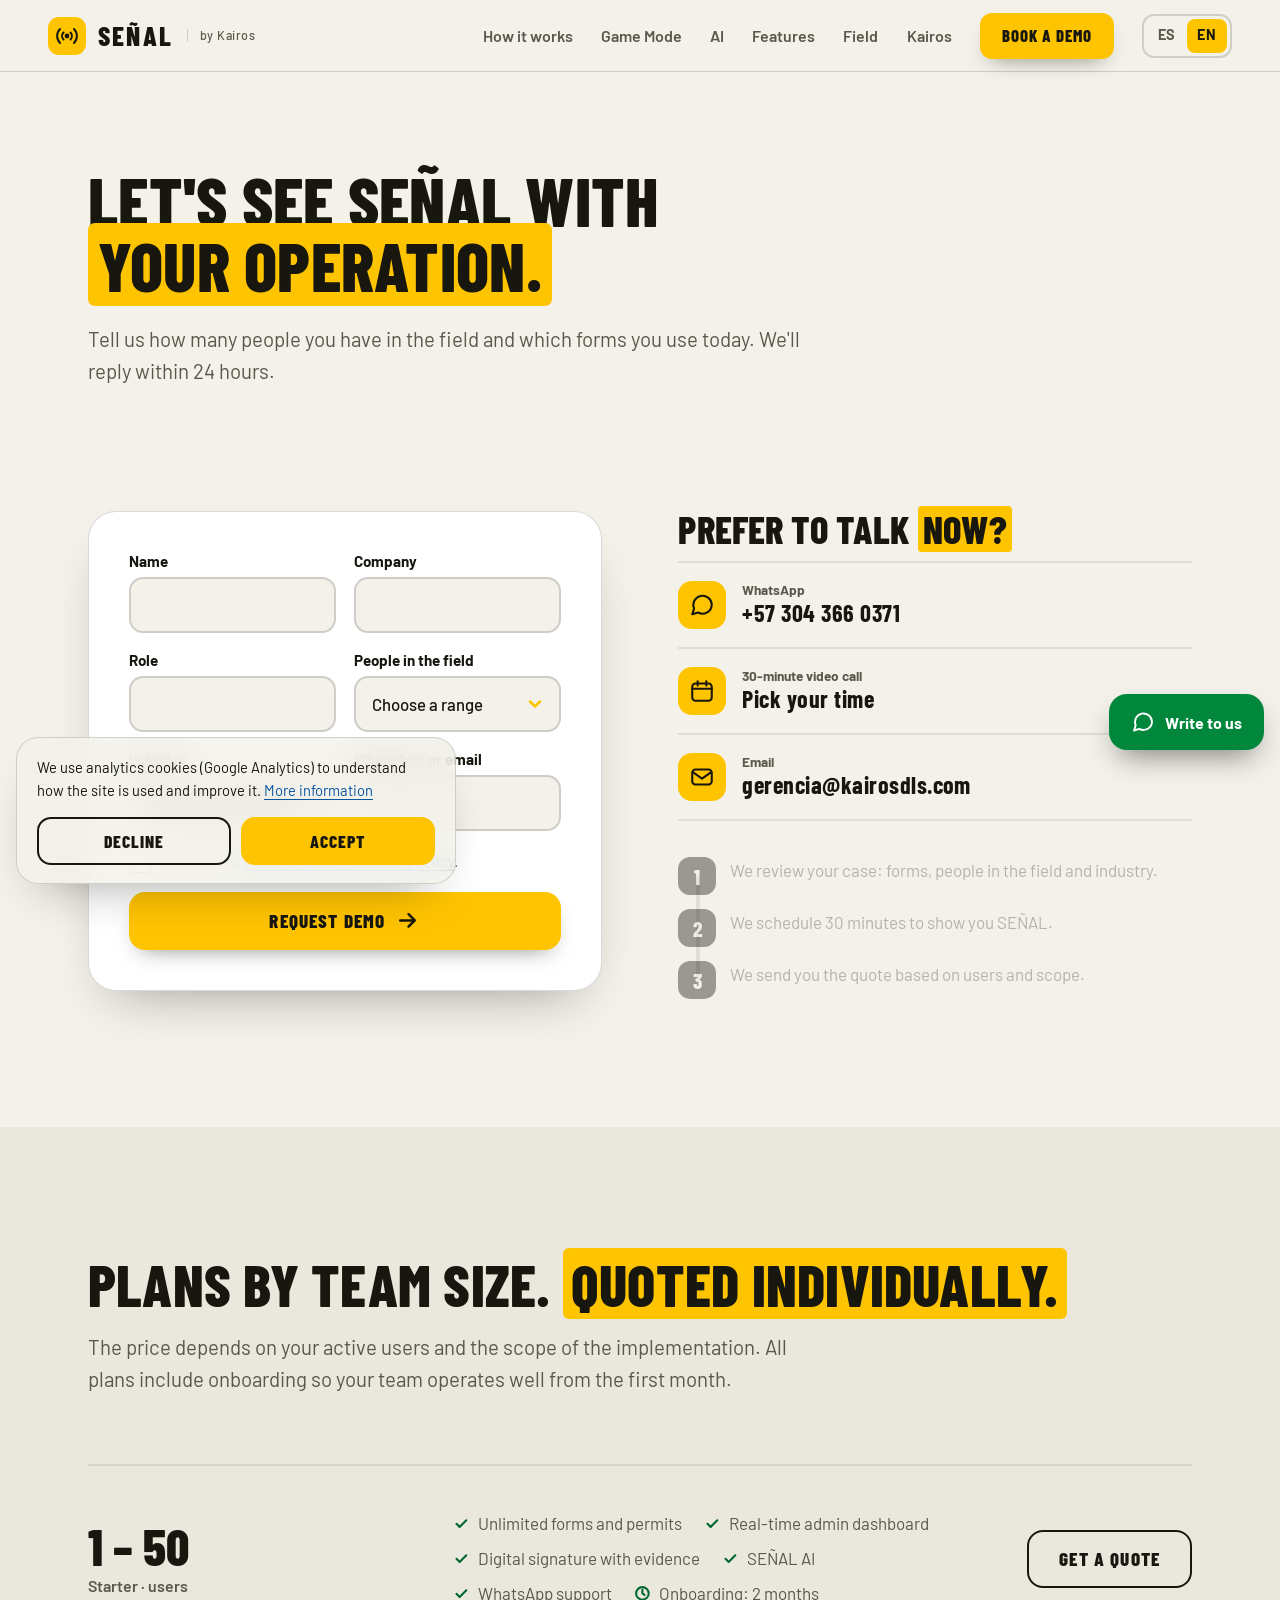
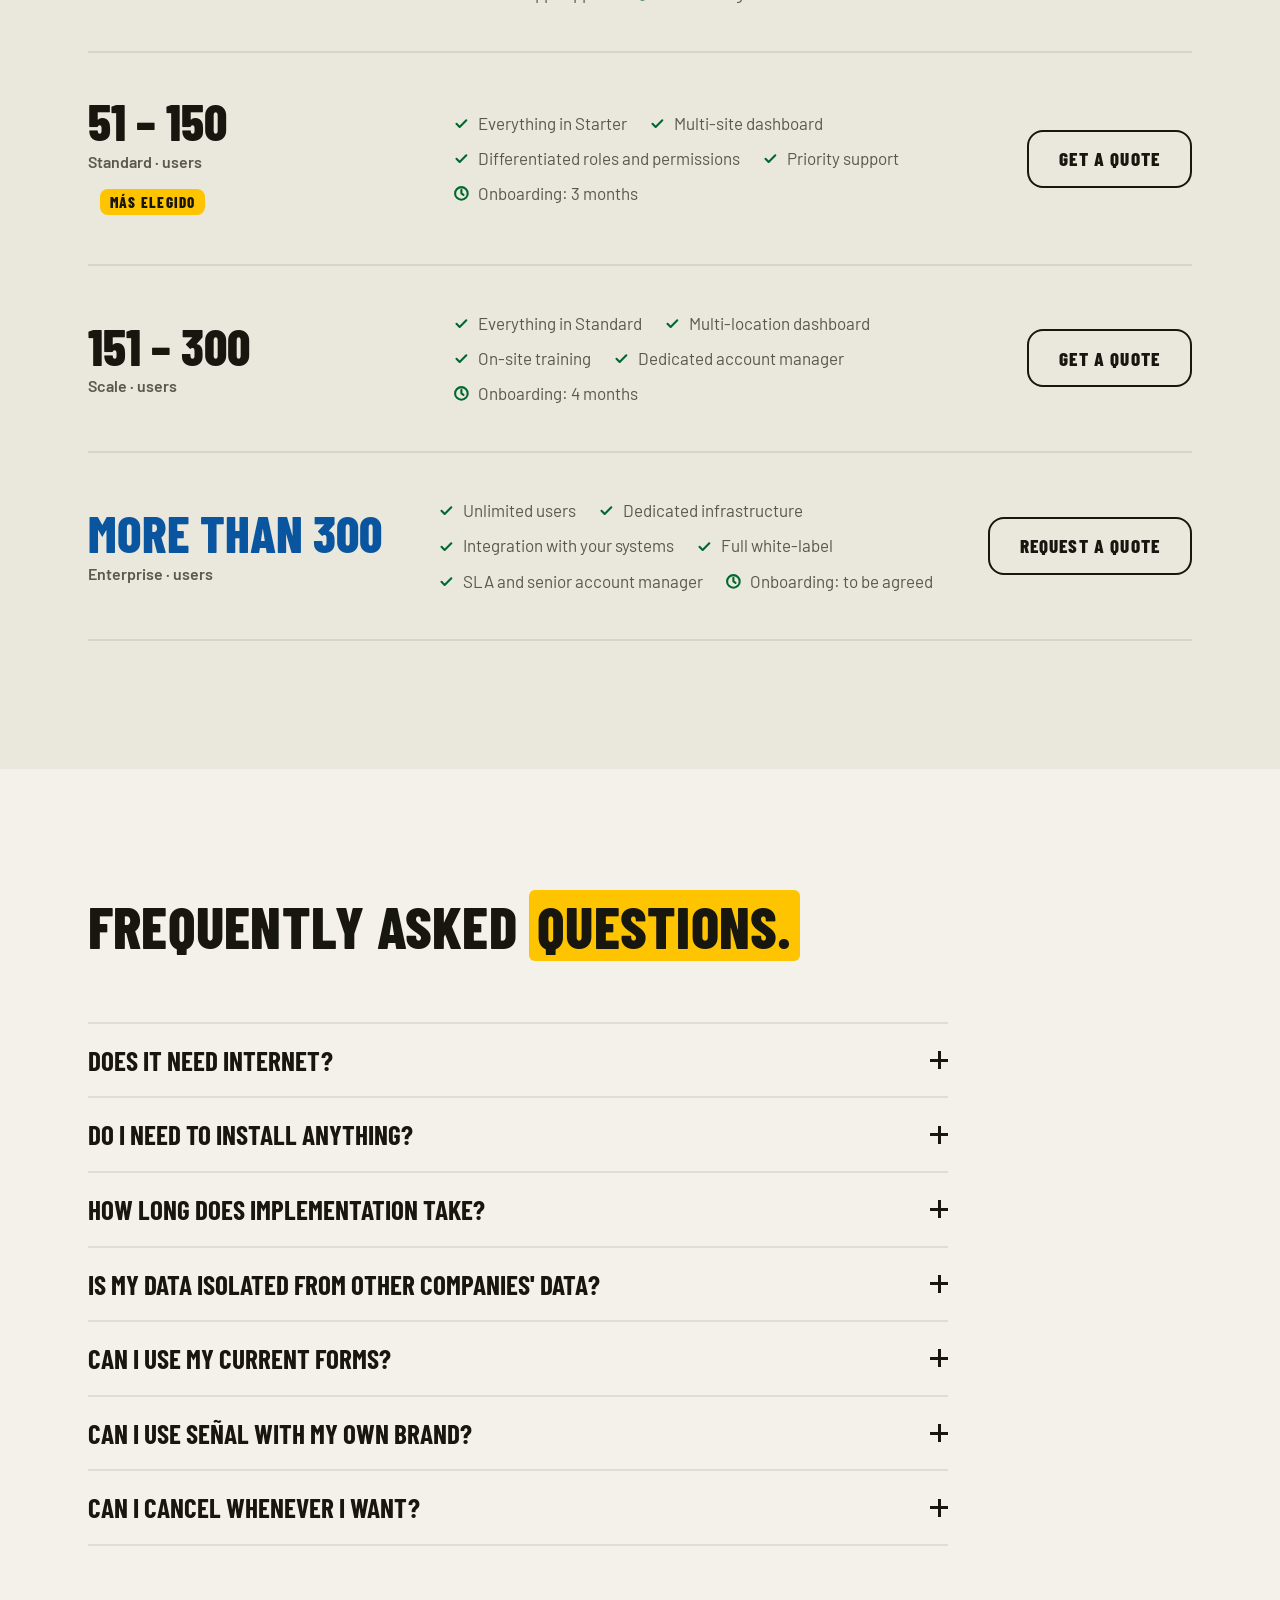
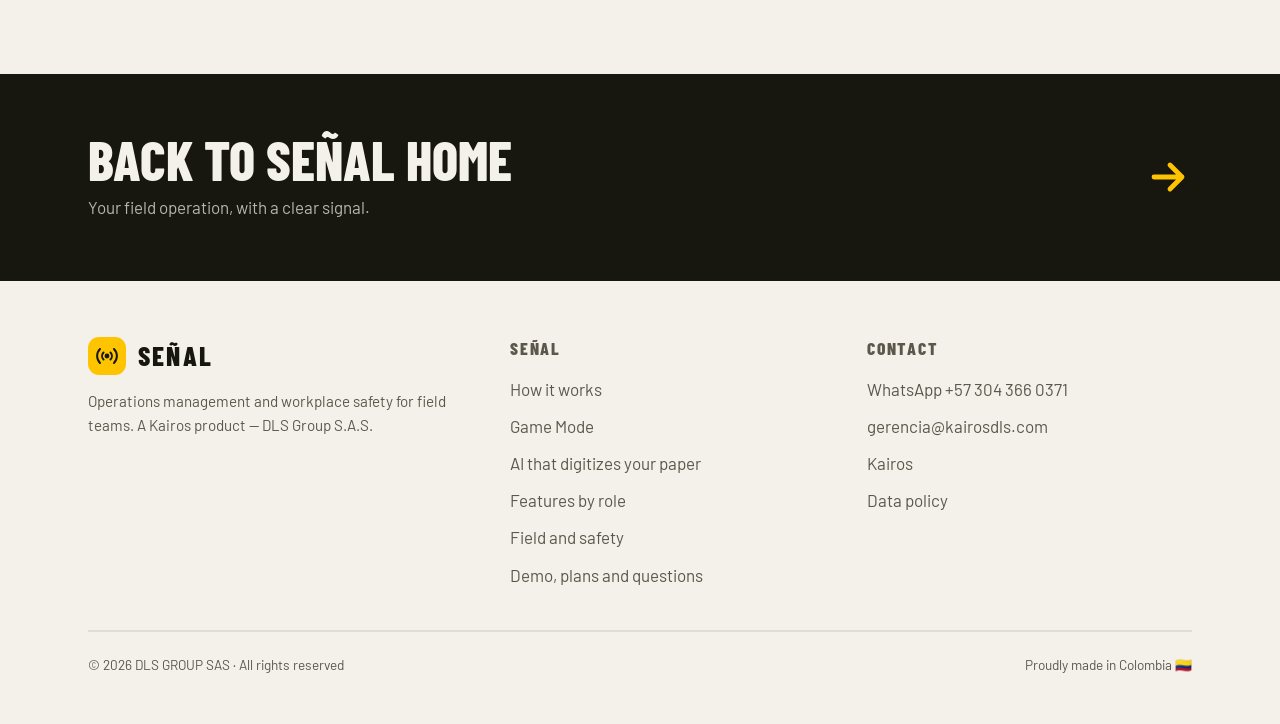
<file: senal-demo.html>
<!DOCTYPE html>
<html lang="es">
<head>
<meta charset="UTF-8"/>
<meta name="viewport" content="width=device-width, initial-scale=1.0, viewport-fit=cover"/>
<title>Agenda una demo y cotiza — SEÑAL</title>
<script>document.documentElement.classList.add('js')</script>
<meta name="description" content="Solicita una demo de SEÑAL: cuéntanos cuántas personas tienes en campo y qué formatos usas. Planes por tamaño de equipo, cotizados según usuarios y alcance. Respondemos en menos de 24 horas."/>
<meta name="robots" content="index, follow"/>
<meta name="theme-color" content="#F3F1EA" media="(prefers-color-scheme: light)"/>
<meta name="theme-color" content="#141310" media="(prefers-color-scheme: dark)"/>
<link rel="canonical" href="https://kairosdls.com/senal-demo.html"/>
<meta property="og:type" content="website"/>
<meta property="og:title" content="Agenda una demo y cotiza — SEÑAL"/>
<meta property="og:description" content="Solicita una demo de SEÑAL: cuéntanos cuántas personas tienes en campo y qué formatos usas. Planes por tamaño de equipo, cotizados según usuarios y alcance. Respondemos en menos de 24 horas."/>
<meta property="og:url" content="https://kairosdls.com/senal-demo.html"/>
<meta property="og:image" content="https://kairosdls.com/og-image.png"/>
<meta property="og:locale" content="es_CO"/>
<meta name="twitter:card" content="summary_large_image"/>
<meta name="twitter:title" content="Agenda una demo y cotiza — SEÑAL"/>
<meta name="twitter:description" content="Solicita una demo de SEÑAL: cuéntanos cuántas personas tienes en campo y qué formatos usas. Planes por tamaño de equipo, cotizados según usuarios y alcance. Respondemos en menos de 24 horas."/>
<meta name="twitter:image" content="https://kairosdls.com/og-image.png"/>
<link rel="icon" type="image/png" href="logo3.png"/>
<link rel="apple-touch-icon" href="logo3.png"/>
<link rel="preconnect" href="https://fonts.googleapis.com"/>
<link rel="preconnect" href="https://fonts.gstatic.com" crossorigin/>
<link href="https://fonts.googleapis.com/css2?family=Barlow+Condensed:wght@600;700;800&family=Barlow:wght@400;500;600;700&display=swap" rel="stylesheet"/>
<link rel="stylesheet" href="assets/senal.css"/>
<script src="assets/i18n.js"></script>
</head>
<body>
<svg width="0" height="0" style="position:absolute" aria-hidden="true"><defs>
<symbol id="s-mark" viewBox="0 0 24 24"><path d="M5 5a10 10 0 0 0 0 14M19 5a10 10 0 0 1 0 14M8.5 8.5a5 5 0 0 0 0 7M15.5 8.5a5 5 0 0 1 0 7"/><circle cx="12" cy="12" r="1.4" fill="currentColor"/></symbol>
<symbol id="s-arrow" viewBox="0 0 24 24"><path d="M5 12h14M13 6l6 6-6 6"/></symbol>
<symbol id="s-check" viewBox="0 0 24 24"><path d="M5 12.5l4.5 4.5L19 7.5"/></symbol>
<symbol id="s-chat" viewBox="0 0 24 24"><path d="M21 11.5a8.5 8.5 0 0 1-12.6 7.4L3 20.5l1.7-5.2A8.5 8.5 0 1 1 21 11.5z"/></symbol>
<symbol id="s-mail" viewBox="0 0 24 24"><rect x="3" y="5" width="18" height="14" rx="3"/><path d="M3.5 7.5l8.5 6 8.5-6"/></symbol>
<symbol id="s-cal" viewBox="0 0 24 24"><rect x="3" y="5" width="18" height="16" rx="3"/><path d="M3 10h18M8 3v4M16 3v4"/></symbol>
<symbol id="s-pin" viewBox="0 0 24 24"><path d="M12 21s-7-6.2-7-11a7 7 0 0 1 14 0c0 4.8-7 11-7 11z"/><circle cx="12" cy="10" r="2.5"/></symbol>
<symbol id="s-cam" viewBox="0 0 24 24"><rect x="3" y="7" width="18" height="13" rx="3"/><path d="M8 7l1.5-3h5L16 7"/><circle cx="12" cy="13.5" r="3.5"/></symbol>
<symbol id="s-finger" viewBox="0 0 24 24"><path d="M12 4a7 7 0 0 0-7 7v2M12 8a3 3 0 0 0-3 3v3a8 8 0 0 0 1.5 4.5M12 12v2.5a10 10 0 0 0 2 6M16 10.5V14c0 2 .4 3.8 1.2 5.4M19 12v-1a7 7 0 0 0-3-5.7"/></symbol>
<symbol id="s-wifioff" viewBox="0 0 24 24"><path d="M3 3l18 18M2 8.8a15 15 0 0 1 4-2.4M22 8.8a15 15 0 0 0-8-3.6M5.5 12.6a10 10 0 0 1 3-1.9M18.5 12.6a10 10 0 0 0-3.4-2M9 16.2a5 5 0 0 1 6 0M12 20h.01"/></symbol>
<symbol id="s-phone" viewBox="0 0 24 24"><rect x="7" y="2" width="10" height="20" rx="3"/><path d="M11 18h2"/></symbol>
<symbol id="s-users" viewBox="0 0 24 24"><circle cx="9" cy="8" r="3.5"/><path d="M2.5 20c.6-3.6 3.2-5.5 6.5-5.5s5.9 1.9 6.5 5.5M16 5.2a3.5 3.5 0 0 1 0 6.6M18 14.8c2 .6 3.2 2.3 3.5 5.2"/></symbol>
<symbol id="s-plug" viewBox="0 0 24 24"><path d="M9 3v5M15 3v5M6 8h12v3a6 6 0 0 1-12 0V8zM12 17v4"/></symbol>
<symbol id="s-doc" viewBox="0 0 24 24"><path d="M7 3h7l4 4v14H7V3zM14 3v4h4M10 12h5M10 16h5"/></symbol>
<symbol id="s-spark" viewBox="0 0 24 24"><path d="M12 3l1.8 5.2L19 10l-5.2 1.8L12 17l-1.8-5.2L5 10l5.2-1.8L12 3zM19 16l.7 2 2 .7-2 .7-.7 2-.7-2-2-.7 2-.7.7-2z"/></symbol>
<symbol id="s-shield" viewBox="0 0 24 24"><path d="M12 3l8 3v6c0 5-3.5 8-8 9-4.5-1-8-4-8-9V6l8-3z"/><path d="M9 12l2 2 4-4"/></symbol>
<symbol id="s-alert" viewBox="0 0 24 24"><path d="M12 4l9 16H3L12 4zM12 10v4M12 17h.01"/></symbol>
<symbol id="s-sign" viewBox="0 0 24 24"><path d="M3 18c3 0 4-8 6-8s0 8 3 8 3-5 5-5 1 3 4 3"/></symbol>
<symbol id="s-layers" viewBox="0 0 24 24"><path d="M12 3l9 5-9 5-9-5 9-5zM3 13l9 5 9-5"/></symbol>
<symbol id="s-clock" viewBox="0 0 24 24"><circle cx="12" cy="12" r="9"/><path d="M12 7v5l3 2"/></symbol>
<symbol id="s-download" viewBox="0 0 24 24"><path d="M12 4v11M7 11l5 5 5-5M5 20h14"/></symbol>
<symbol id="s-lock" viewBox="0 0 24 24"><rect x="5" y="11" width="14" height="10" rx="2"/><path d="M8 11V8a4 4 0 0 1 8 0v3"/></symbol>
<symbol id="s-bolt" viewBox="0 0 24 24"><path d="M13 2L4 14h7l-1 8 9-12h-7l1-8z"/></symbol>
<symbol id="s-game" viewBox="0 0 24 24"><path d="M7 7h10a5 5 0 0 1 4.9 4l.9 4.4a2.5 2.5 0 0 1-4.3 2.1L16 16H8l-2.5 1.5a2.5 2.5 0 0 1-4.3-2.1l.9-4.4A5 5 0 0 1 7 7zM7 10v4M5 12h4M15.5 11h.01M18 13h.01"/></symbol>
<symbol id="s-building" viewBox="0 0 24 24"><path d="M4 21V5l8-2v18M12 9h8v12M7 9h2M7 13h2M7 17h2M15 13h2M15 17h2"/></symbol>
<symbol id="s-box" viewBox="0 0 24 24"><path d="M3 7l9-4 9 4-9 4-9-4zM3 7v10l9 4 9-4V7M12 11v10"/></symbol>
<symbol id="s-edit" viewBox="0 0 24 24"><path d="M4 20l4-1L19 8l-3-3L5 16l-1 4z"/></symbol>
<symbol id="s-chart" viewBox="0 0 24 24"><path d="M4 20h16M7 20v-7M12 20V6M17 20v-10"/></symbol>
<symbol id="s-bell" viewBox="0 0 24 24"><path d="M6 16v-5a6 6 0 1 1 12 0v5l1.5 2h-15L6 16zM10 21h4"/></symbol>
<symbol id="s-flow" viewBox="0 0 24 24"><path d="M4 4h6v6H4zM14 14h6v6h-6zM10 7h4a3 3 0 0 1 3 3v4"/></symbol>
<symbol id="s-type" viewBox="0 0 24 24"><path d="M5 6V4h14v2M12 4v16M9 20h6"/></symbol>
<symbol id="s-hash" viewBox="0 0 24 24"><path d="M5 9h14M5 15h14M10 4L8 20M16 4l-2 16"/></symbol>
<symbol id="s-list" viewBox="0 0 24 24"><path d="M9 6h11M9 12h11M9 18h11M4 6h.01M4 12h.01M4 18h.01"/></symbol>
<symbol id="s-toggle" viewBox="0 0 24 24"><rect x="2" y="7" width="20" height="10" rx="5"/><circle cx="16" cy="12" r="2.5"/></symbol>
<symbol id="s-x" viewBox="0 0 24 24"><path d="M6 6l12 12M18 6L6 18"/></symbol>
<symbol id="s-info" viewBox="0 0 24 24"><path d="M12 11v6M12 7.5h.01"/></symbol>
<symbol id="s-file" viewBox="0 0 24 24"><path d="M7 3h7l4 4v14H7V3zM14 3v4h4"/></symbol>
</defs></svg>
<a class="skip" href="#main">Saltar al contenido</a>
<header class="sn">
  <a href="senal.html" class="sn-logo" aria-label="SEÑAL — inicio"><span class="sn-mark"><svg class="ico " aria-hidden="true"><use href="#s-mark"/></svg></span>SEÑAL<small>por Kairos</small></a>
  <button type="button" class="sn-tg" aria-label="Menú" aria-expanded="false" aria-controls="snl"><span></span><span></span></button>
  <nav class="sn-links" id="snl" aria-label="Principal">
      <a href="senal.html">Cómo funciona</a>
      <a href="senal-juego.html">Modo Juego</a>
      <a href="senal-ia.html">IA</a>
      <a href="senal-funciones.html">Funciones</a>
      <a href="senal-campo.html">Campo</a>
      <a href="index.html">Kairos</a>
      <a href="senal-demo.html" class="b b-p" aria-current="page" data-cta="nav_demo">Agenda una demo</a>
  </nav>
</header>
<main id="main">
<section class="hero page">
  
  <div class="wrap">
    <div class="hero-g"><div>
      <h1 class="h1 hi">Veamos SEÑAL con <em>tu operación.</em></h1>
      <p class="lead hi d1">Cuéntanos cuántas personas tienes en campo y qué formatos usas hoy. Te respondemos en menos de 24 horas.</p>
      
    </div></div>
  </div>
</section>

<section class="sec" id="demo" style="padding-top:0">
  <div class="wrap two top">
    <form class="form rv" id="demo-form" action="https://formspree.io/f/xzdkodod" method="POST">
      <input type="hidden" name="_subject" value="Solicitud de demo — SEÑAL"/>
      <input type="hidden" name="producto" value="SEÑAL"/>
      <div class="fr">
        <div class="fg"><label for="f-n">Nombre</label><input class="fi" id="f-n" name="nombre" autocomplete="name" required/></div>
        <div class="fg"><label for="f-e">Empresa</label><input class="fi" id="f-e" name="empresa" autocomplete="organization" required/></div>
      </div>
      <div class="fr">
        <div class="fg"><label for="f-c">Cargo</label><input class="fi" id="f-c" name="cargo" autocomplete="organization-title" required/></div>
        <div class="fg"><label for="f-p">Personas en campo</label>
          <select class="fi" id="f-p" name="empleados_campo" required><option value="" disabled selected>Elige un rango</option><option>1 – 50</option><option>51 – 150</option><option>151 – 300</option><option>Más de 300</option></select></div>
      </div>
      <div class="fr">
        <div class="fg"><label for="f-i">Industria</label>
          <select class="fi" id="f-i" name="industria" required><option value="" disabled selected>Elige tu industria</option><option>Construcción</option><option>Minería</option><option>Petróleo y gas</option><option>Manufactura</option><option>Logística y almacenes</option><option>Mantenimiento</option><option>Energía</option><option>Agroindustria</option><option>Facility management</option><option>Otra</option></select></div>
        <div class="fg"><label for="f-w">WhatsApp o correo</label><input class="fi" id="f-w" name="contacto" autocomplete="email" inputmode="email" required/></div>
      </div>
      <label class="consent"><input type="checkbox" name="consentimiento" required/><span>Acepto la <a href="politica-datos.html" target="_blank" rel="noopener">Política de tratamiento de datos personales</a>.</span></label>
      <button type="submit" class="b b-p" id="form-btn">Solicitar demo <svg class="ico " aria-hidden="true"><use href="#s-arrow"/></svg></button>
      <div id="form-msg" role="status"></div>
    </form>
    <div class="rv" style="--d:.1s">
      <h2 class="h2" style="font-size:clamp(1.7rem,3vw,2.4rem)">¿Prefieres hablar <em>ya?</em></h2>
      <div class="chan">
        <a href="https://wa.me/573043660371?text=Hola%2C%20quiero%20saber%20m%C3%A1s%20sobre%20SE%C3%91AL" target="_blank" rel="noopener" data-cta="demo_wa"><svg class="ico " aria-hidden="true"><use href="#s-chat"/></svg><div><small>WhatsApp</small><b>+57 304 366 0371</b></div></a>
        <a href="https://calendly.com/dlskairos/30min" target="_blank" rel="noopener" data-cta="demo_calendly"><svg class="ico " aria-hidden="true"><use href="#s-cal"/></svg><div><small>Videollamada de 30 minutos</small><b>Elige tu horario</b></div></a>
        <a href="mailto:gerencia@kairosdls.com?subject=Demo%20SE%C3%91AL"><svg class="ico " aria-hidden="true"><use href="#s-mail"/></svg><div><small>Correo</small><b>gerencia@kairosdls.com</b></div></a>
      </div>
      <ol class="after" data-line>
        <li>Revisamos tu caso: formatos, personas en campo e industria.</li>
        <li>Agendamos 30 minutos para mostrarte SEÑAL.</li>
        <li>Te enviamos la cotización según usuarios y alcance.</li>
      </ol>
    </div>
  </div>
</section>

<section class="sec alt" id="planes">
  <div class="wrap">
    <div class="sec-h rv"><h2 class="h2">Planes por tamaño de equipo. <em>Se cotizan.</em></h2>
      <p class="lead">El valor depende de tus usuarios activos y del alcance de la implementación. Todos los planes incluyen un onboarding para que tu equipo opere bien desde el primer mes.</p></div>
    <div class="tiers">
      <div class="tier  rv"><div class="rng">1 – 50<small>Arranque · usuarios</small></div><ul><li><svg class="ico " aria-hidden="true"><use href="#s-check"/></svg>Formularios y permisos ilimitados</li><li><svg class="ico " aria-hidden="true"><use href="#s-check"/></svg>Panel de administración en tiempo real</li><li><svg class="ico " aria-hidden="true"><use href="#s-check"/></svg>Firma digital con evidencia</li><li><svg class="ico " aria-hidden="true"><use href="#s-check"/></svg>SEÑAL IA</li><li><svg class="ico " aria-hidden="true"><use href="#s-check"/></svg>Soporte por WhatsApp</li><li><svg class="ico " aria-hidden="true"><use href="#s-clock"/></svg>Onboarding: 2 meses</li></ul><a href="#demo" class="b b-g" data-cta="tier_arranque">Cotizar</a></div>
      <div class="tier big rv"><div class="rng">51 – 150<small>Estándar · usuarios</small></div><ul><li><svg class="ico " aria-hidden="true"><use href="#s-check"/></svg>Todo lo de Arranque</li><li><svg class="ico " aria-hidden="true"><use href="#s-check"/></svg>Panel multi-obra</li><li><svg class="ico " aria-hidden="true"><use href="#s-check"/></svg>Roles y permisos diferenciados</li><li><svg class="ico " aria-hidden="true"><use href="#s-check"/></svg>Soporte prioritario</li><li><svg class="ico " aria-hidden="true"><use href="#s-clock"/></svg>Onboarding: 3 meses</li></ul><a href="#demo" class="b b-g" data-cta="tier_estándar">Cotizar</a></div>
      <div class="tier  rv"><div class="rng">151 – 300<small>Escala · usuarios</small></div><ul><li><svg class="ico " aria-hidden="true"><use href="#s-check"/></svg>Todo lo de Estándar</li><li><svg class="ico " aria-hidden="true"><use href="#s-check"/></svg>Panel multi-sede</li><li><svg class="ico " aria-hidden="true"><use href="#s-check"/></svg>Capacitación presencial</li><li><svg class="ico " aria-hidden="true"><use href="#s-check"/></svg>Gerente de cuenta dedicado</li><li><svg class="ico " aria-hidden="true"><use href="#s-clock"/></svg>Onboarding: 4 meses</li></ul><a href="#demo" class="b b-g" data-cta="tier_escala">Cotizar</a></div>
      <div class="tier ent rv"><div class="rng">Más de 300<small>Total · usuarios</small></div><ul><li><svg class="ico " aria-hidden="true"><use href="#s-check"/></svg>Usuarios ilimitados</li><li><svg class="ico " aria-hidden="true"><use href="#s-check"/></svg>Infraestructura dedicada</li><li><svg class="ico " aria-hidden="true"><use href="#s-check"/></svg>Integración con tus sistemas</li><li><svg class="ico " aria-hidden="true"><use href="#s-check"/></svg>White‑label completo</li><li><svg class="ico " aria-hidden="true"><use href="#s-check"/></svg>SLA y gerente de cuenta senior</li><li><svg class="ico " aria-hidden="true"><use href="#s-clock"/></svg>Onboarding: a convenir</li></ul><a href="#demo" class="b b-g" data-cta="tier_total">Solicitar cotización</a></div>
    </div>
  </div>
</section>

<section class="sec" id="preguntas">
  <div class="wrap">
    <div class="sec-h rv"><h2 class="h2">Preguntas <em>frecuentes.</em></h2></div>
    <div class="faq rv">
      <details><summary>¿Necesita internet?</summary><p>Para entrar, sí: el ingreso con biometría y la validación de ubicación (GPS) se hacen contra el servidor. Una vez dentro, el modo offline permite seguir llenando formularios sin señal: las respuestas se guardan en el dispositivo y se envían cuando vuelve la conexión. El Modo Lite ayuda en equipos modestos o con conexión lenta. No es una app de punta a punta sin conexión.</p></details>
      <details><summary>¿Hay que instalar algo?</summary><p>No desde una tienda de apps. SEÑAL es una PWA: se abre en el navegador del celular y se puede instalar en la pantalla de inicio.</p></details>
      <details><summary>¿Cuánto tarda la implementación?</summary><p>Depende del alcance. La IA reduce de semanas a horas la creación de los formularios, y cada plan incluye un onboarding de configuración y capacitación. En los planes por usuarios dura entre 2 y 4 meses y la app está funcionando desde el primer mes.</p></details>
      <details><summary>¿Mis datos están aislados de los de otras empresas?</summary><p>Sí. SEÑAL es multi-tenant: cada empresa trabaja dentro de su propia organización, separada de las demás.</p></details>
      <details><summary>¿Puedo usar mis formatos actuales?</summary><p>Sí. Subes la foto o el PDF de tu formato y la IA lo convierte en un formulario digital que luego ajustas en el editor visual.</p></details>
      <details><summary>¿Puedo usar SEÑAL con mi propia marca?</summary><p>SEÑAL se personaliza: formularios, permisos, flujos, colores y marca propia. Cuéntanos tu caso en la demo.</p></details>
      <details><summary>¿Puedo cancelar cuando quiera?</summary><p>El pago recurrente se cancela con 30 días de aviso. Los meses de onboarding ya prestados no son reembolsables.</p></details>
    </div>
  </div>
</section>

<section class="next"><div class="wrap"><a href="senal.html"><span><b>Volver al inicio de SEÑAL</b><span class="d">Tu operación en campo, con señal clara.</span></span><svg class="ico " aria-hidden="true"><use href="#s-arrow"/></svg></a></div></section>
</main>
<footer class="sf">
  <div class="tape" aria-hidden="true"></div>
  <div class="wrap">
    <div class="sf-g">
      <div>
        <a href="senal.html" class="sn-logo"><span class="sn-mark"><svg class="ico " aria-hidden="true"><use href="#s-mark"/></svg></span>SEÑAL</a>
        <p>Gestión operativa y seguridad laboral para quien trabaja en campo. Un producto de Kairos — DLS Group S.A.S.</p>
      </div>
      <div>
        <h5>SEÑAL</h5>
        <ul>
          <li><a href="senal.html">Cómo funciona</a></li>
          <li><a href="senal-juego.html">Modo Juego</a></li>
          <li><a href="senal-ia.html">IA que digitaliza tu papel</a></li>
          <li><a href="senal-funciones.html">Funciones por rol</a></li>
          <li><a href="senal-campo.html">Campo y seguridad</a></li>
          <li><a href="senal-demo.html">Demo, planes y preguntas</a></li>
        </ul>
      </div>
      <div>
        <h5>Contacto</h5>
        <ul>
          <li><a href="https://wa.me/573043660371?text=Hola%2C%20quiero%20saber%20m%C3%A1s%20sobre%20SE%C3%91AL" target="_blank" rel="noopener">WhatsApp +57 304 366 0371</a></li>
          <li><a href="mailto:gerencia@kairosdls.com">gerencia@kairosdls.com</a></li>
          <li><a href="index.html">Kairos</a></li>
          <li><a href="politica-datos.html">Política de datos</a></li>
        </ul>
      </div>
    </div>
    <div class="kd"><span>© 2026 DLS GROUP SAS · Todos los derechos reservados</span><span>Hecho con orgullo en Colombia 🇨🇴</span></div>
  </div>
</footer>
<a class="wa" href="https://wa.me/573043660371?text=Hola%2C%20quiero%20saber%20m%C3%A1s%20sobre%20SE%C3%91AL" target="_blank" rel="noopener" aria-label="Escríbenos por WhatsApp"><svg class="ico " aria-hidden="true"><use href="#s-chat"/></svg><span>Escríbenos</span></a>
<script>i18n.apply()</script>
<script src="assets/senal.js"></script>
<script src="assets/site.js"></script>
</body>
</html>
</file>
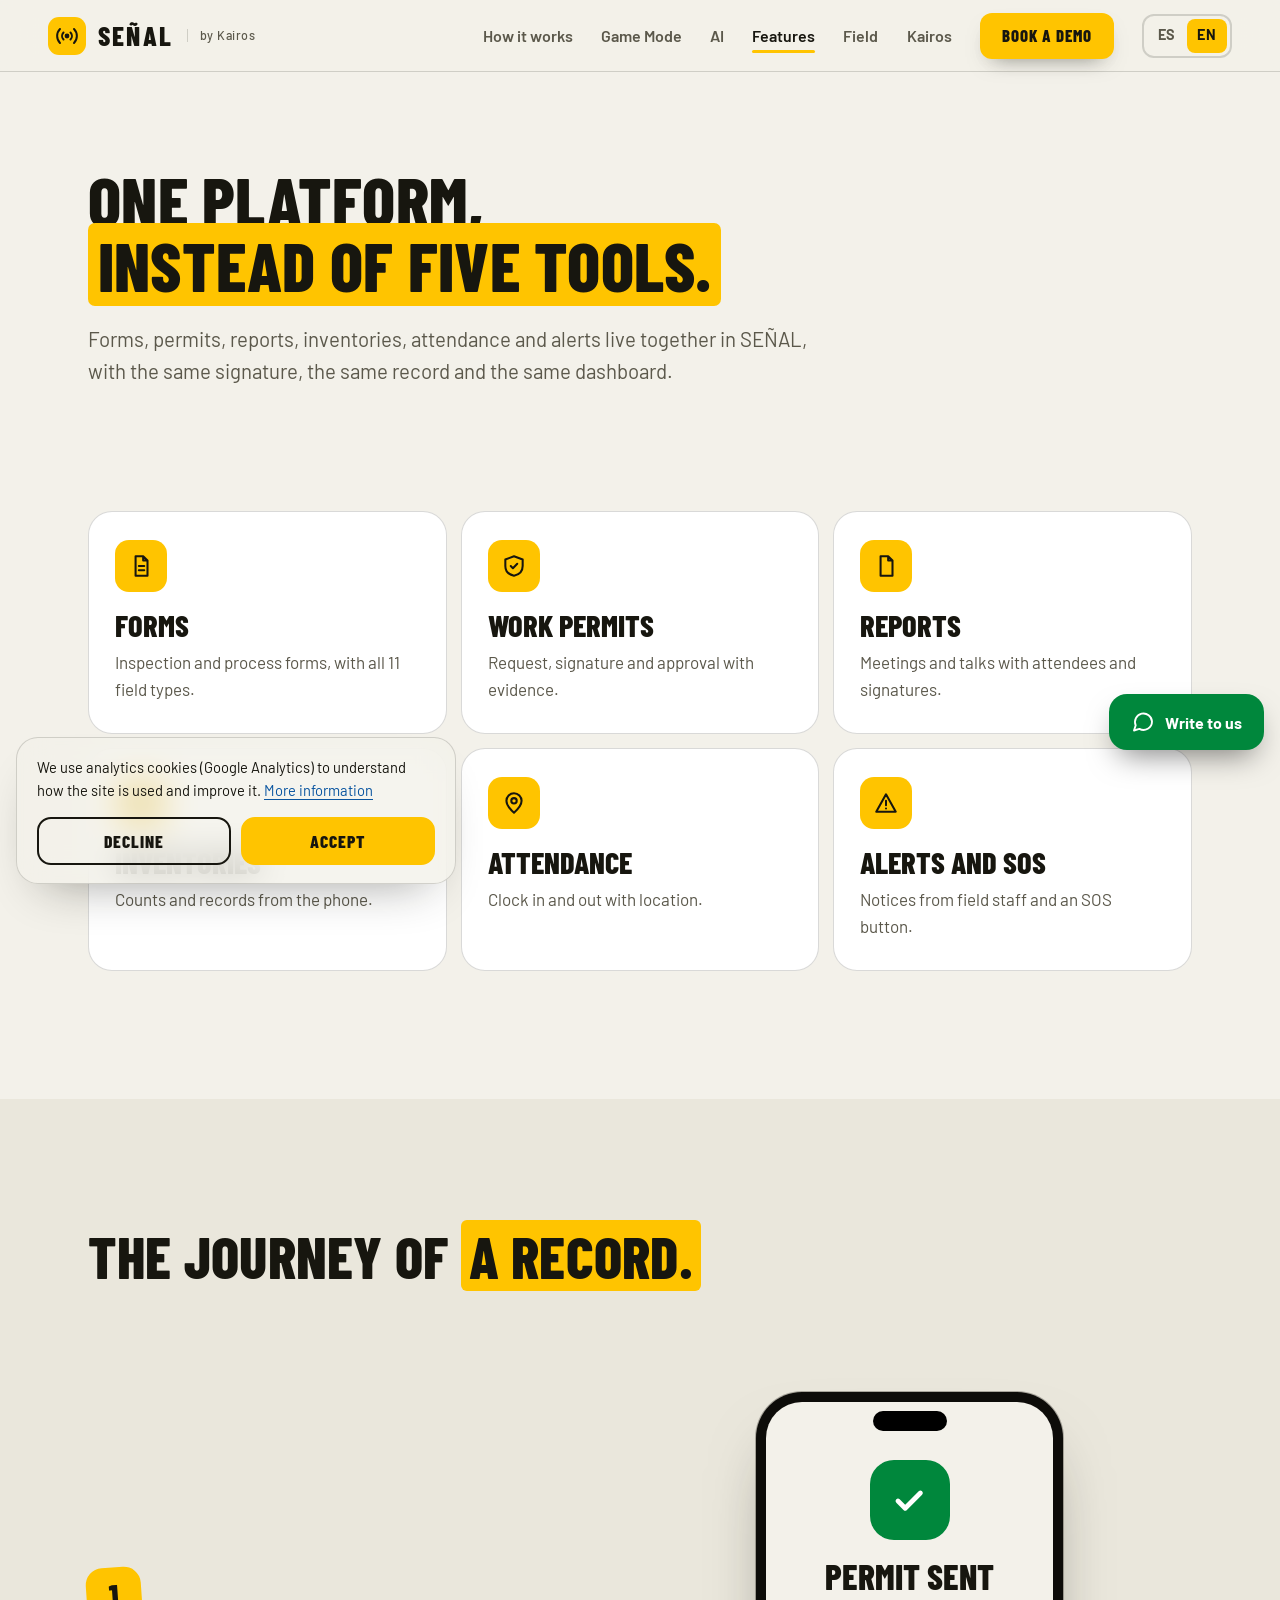
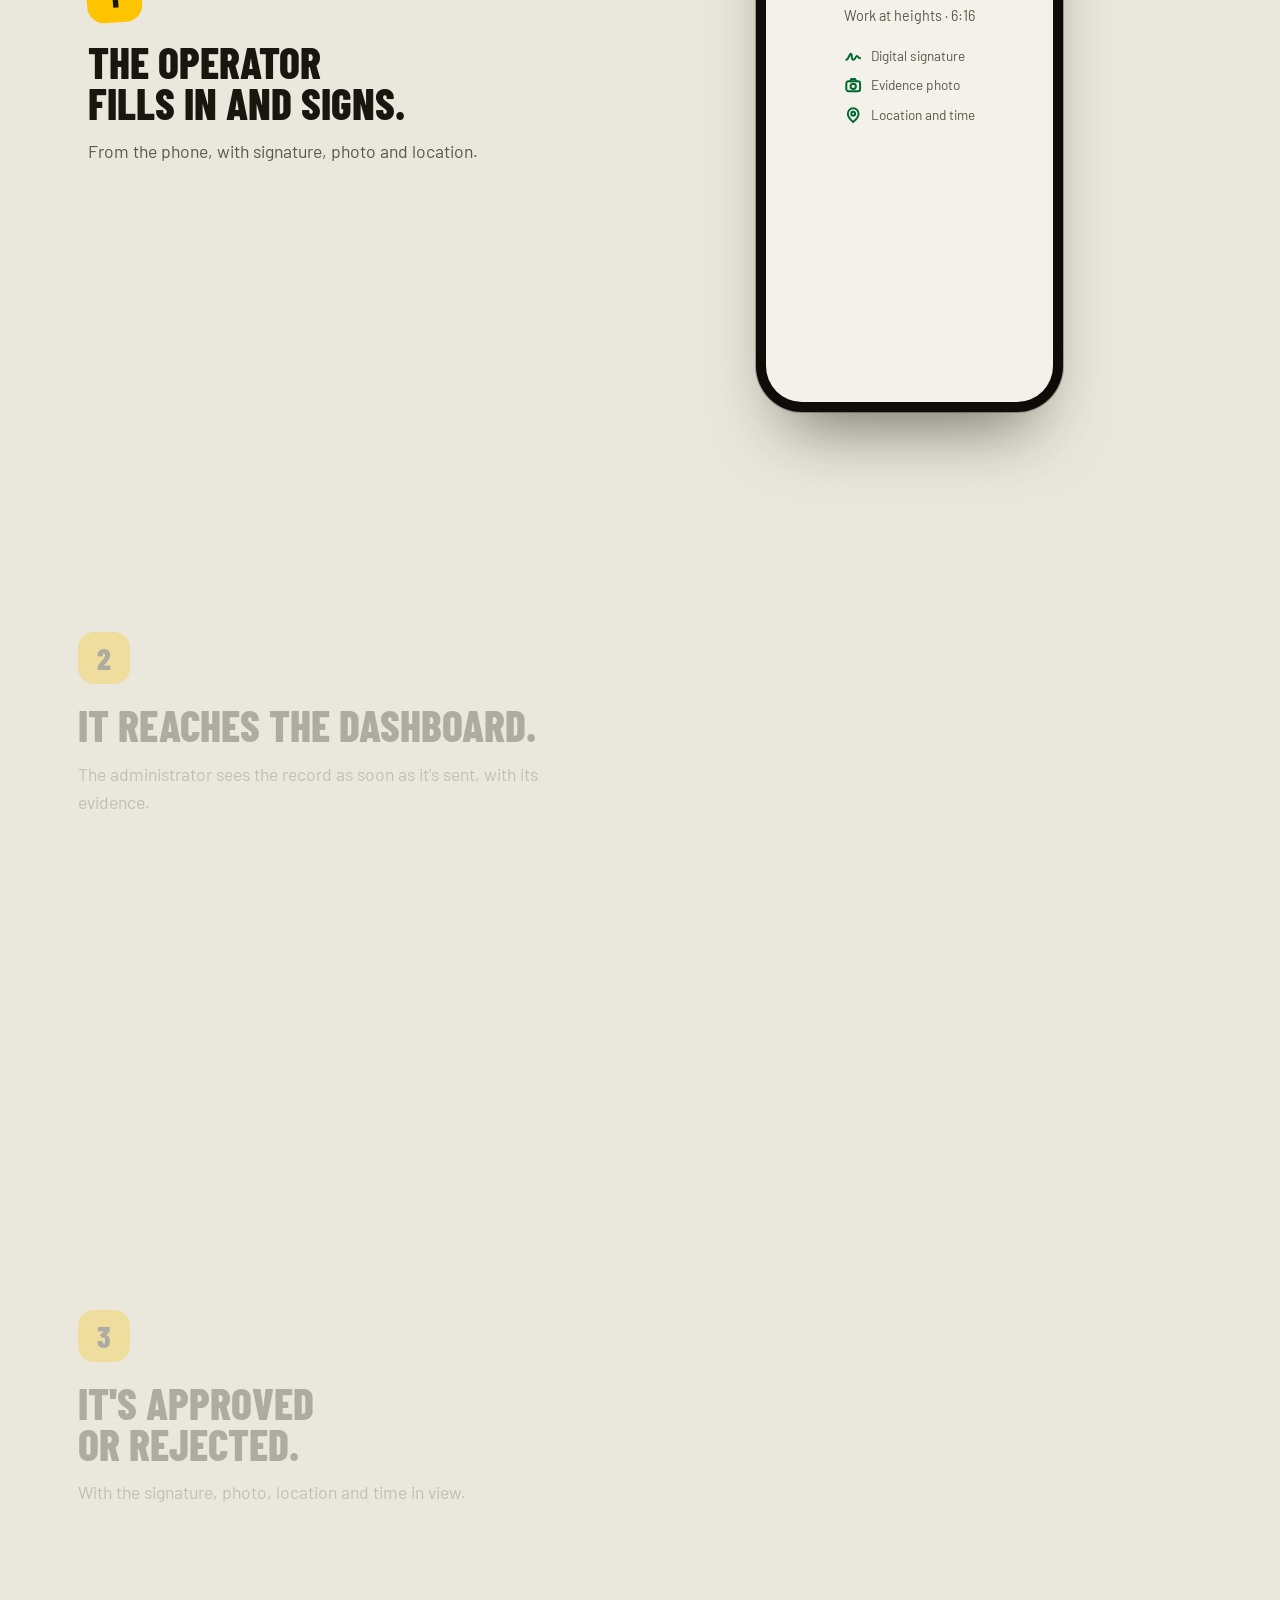
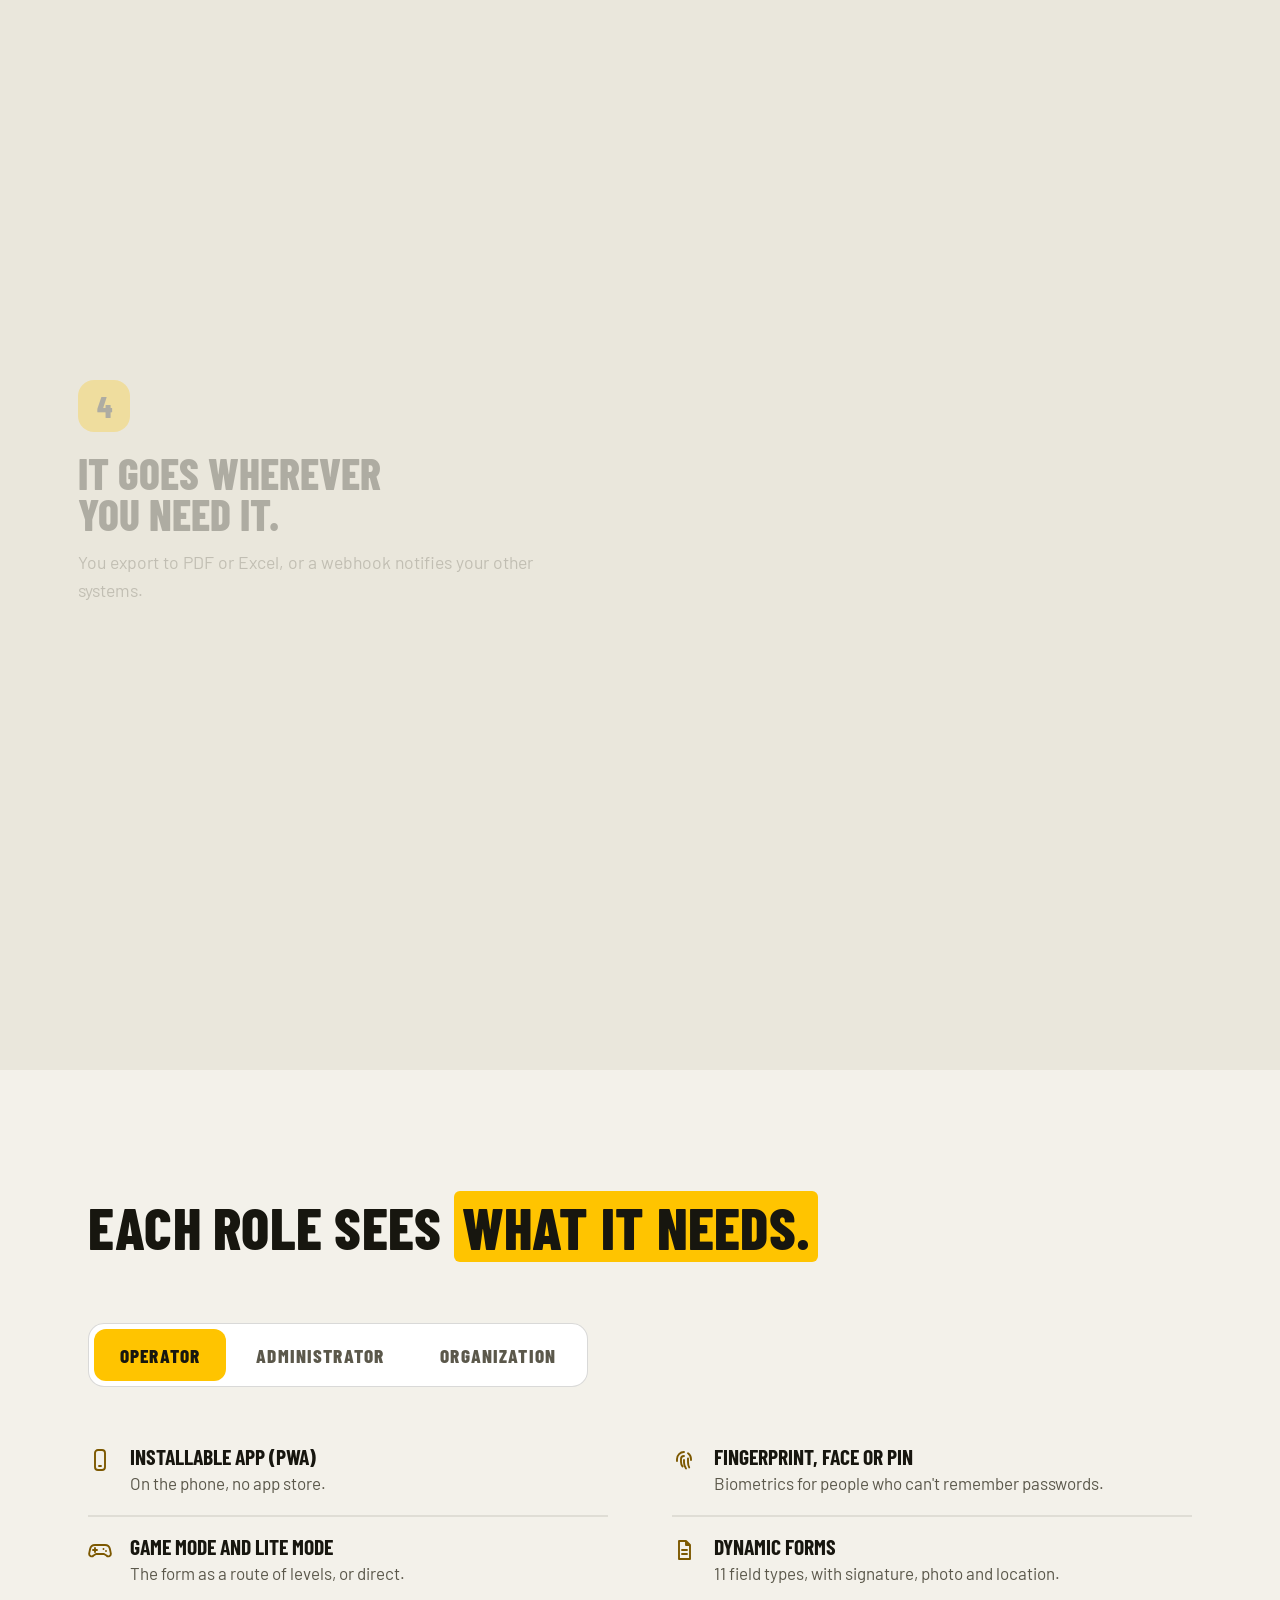
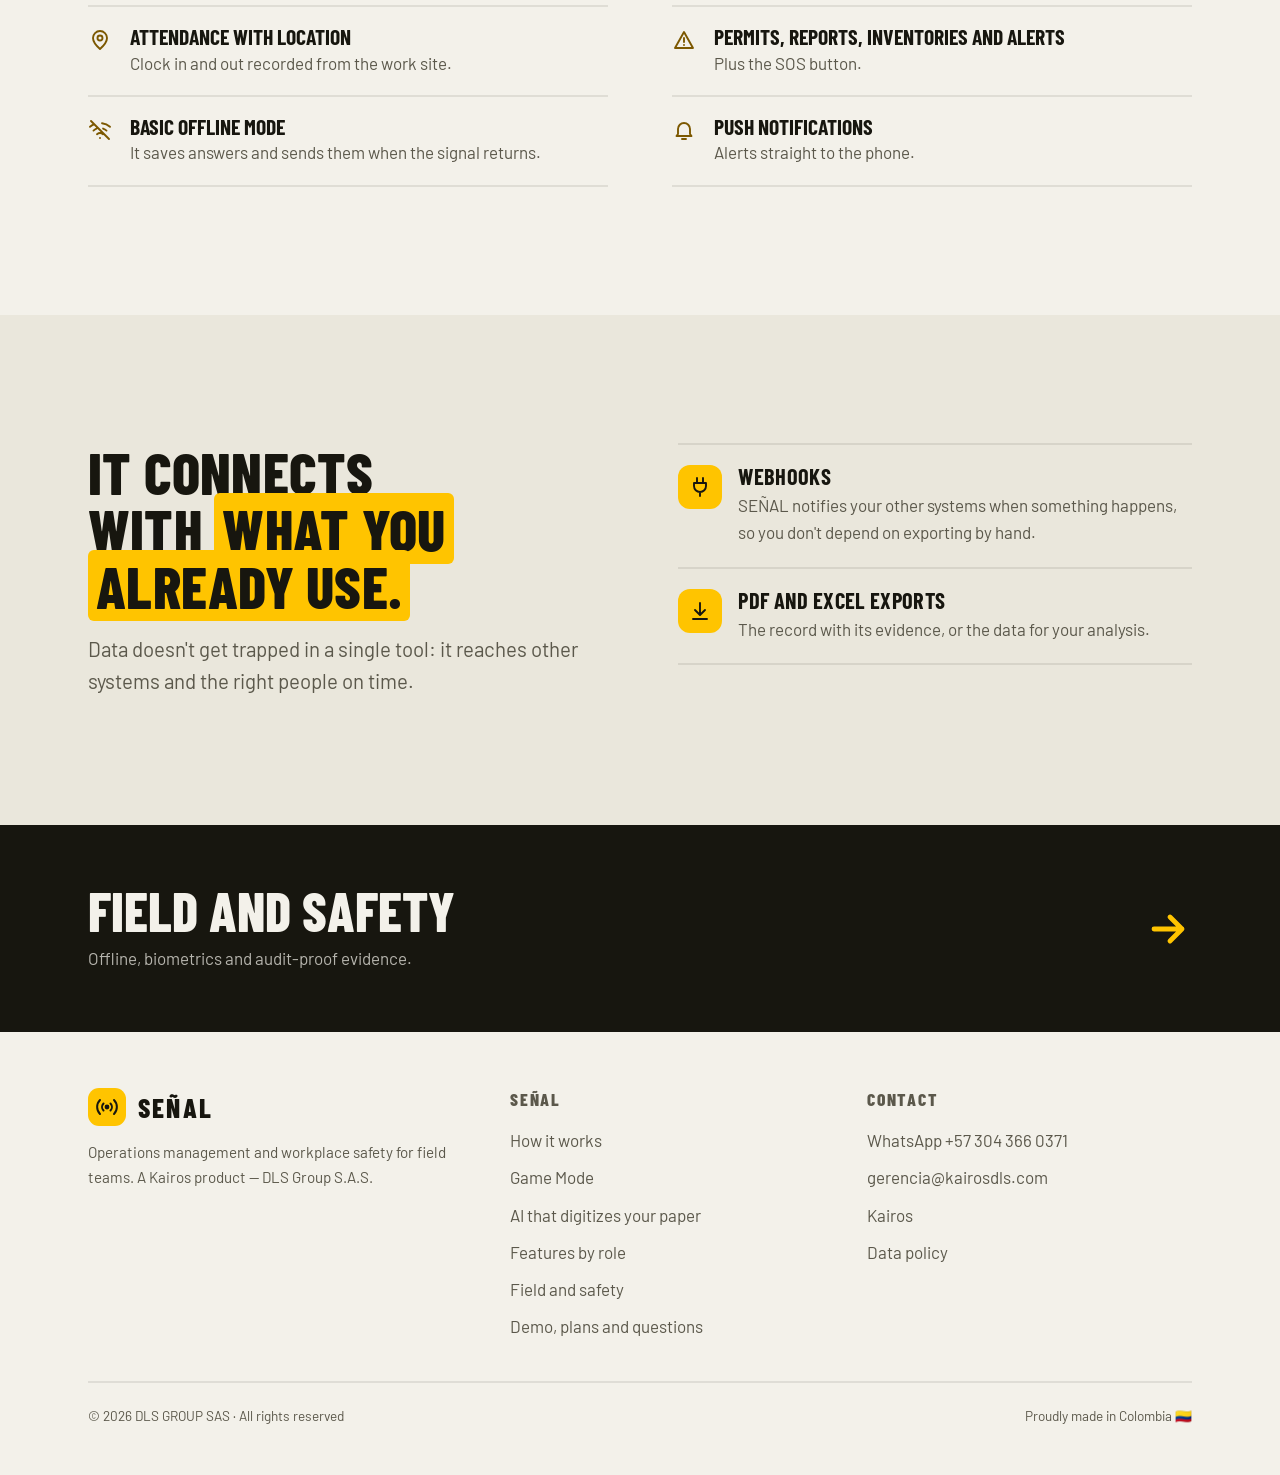
<file: senal-funciones.html>
<!DOCTYPE html>
<html lang="es">
<head>
<meta charset="UTF-8"/>
<meta name="viewport" content="width=device-width, initial-scale=1.0, viewport-fit=cover"/>
<title>Funciones por rol — SEÑAL | Operario, administrador y organización</title>
<script>document.documentElement.classList.add('js')</script>
<meta name="description" content="Formularios, permisos, actas, inventarios, asistencia y alertas en una sola plataforma. Funciones para el operario, el administrador y la organización, con webhooks y exportes a PDF y Excel."/>
<meta name="robots" content="index, follow"/>
<meta name="theme-color" content="#F3F1EA" media="(prefers-color-scheme: light)"/>
<meta name="theme-color" content="#141310" media="(prefers-color-scheme: dark)"/>
<link rel="canonical" href="https://kairosdls.com/senal-funciones.html"/>
<meta property="og:type" content="website"/>
<meta property="og:title" content="Funciones por rol — SEÑAL | Operario, administrador y organización"/>
<meta property="og:description" content="Formularios, permisos, actas, inventarios, asistencia y alertas en una sola plataforma. Funciones para el operario, el administrador y la organización, con webhooks y exportes a PDF y Excel."/>
<meta property="og:url" content="https://kairosdls.com/senal-funciones.html"/>
<meta property="og:image" content="https://kairosdls.com/og-image.png"/>
<meta property="og:locale" content="es_CO"/>
<meta name="twitter:card" content="summary_large_image"/>
<meta name="twitter:title" content="Funciones por rol — SEÑAL | Operario, administrador y organización"/>
<meta name="twitter:description" content="Formularios, permisos, actas, inventarios, asistencia y alertas en una sola plataforma. Funciones para el operario, el administrador y la organización, con webhooks y exportes a PDF y Excel."/>
<meta name="twitter:image" content="https://kairosdls.com/og-image.png"/>
<link rel="icon" type="image/png" href="logo3.png"/>
<link rel="apple-touch-icon" href="logo3.png"/>
<link rel="preconnect" href="https://fonts.googleapis.com"/>
<link rel="preconnect" href="https://fonts.gstatic.com" crossorigin/>
<link href="https://fonts.googleapis.com/css2?family=Barlow+Condensed:wght@600;700;800&family=Barlow:wght@400;500;600;700&display=swap" rel="stylesheet"/>
<link rel="stylesheet" href="assets/senal.css"/>
<script src="assets/i18n.js"></script>
</head>
<body>
<svg width="0" height="0" style="position:absolute" aria-hidden="true"><defs>
<symbol id="s-mark" viewBox="0 0 24 24"><path d="M5 5a10 10 0 0 0 0 14M19 5a10 10 0 0 1 0 14M8.5 8.5a5 5 0 0 0 0 7M15.5 8.5a5 5 0 0 1 0 7"/><circle cx="12" cy="12" r="1.4" fill="currentColor"/></symbol>
<symbol id="s-arrow" viewBox="0 0 24 24"><path d="M5 12h14M13 6l6 6-6 6"/></symbol>
<symbol id="s-check" viewBox="0 0 24 24"><path d="M5 12.5l4.5 4.5L19 7.5"/></symbol>
<symbol id="s-chat" viewBox="0 0 24 24"><path d="M21 11.5a8.5 8.5 0 0 1-12.6 7.4L3 20.5l1.7-5.2A8.5 8.5 0 1 1 21 11.5z"/></symbol>
<symbol id="s-mail" viewBox="0 0 24 24"><rect x="3" y="5" width="18" height="14" rx="3"/><path d="M3.5 7.5l8.5 6 8.5-6"/></symbol>
<symbol id="s-cal" viewBox="0 0 24 24"><rect x="3" y="5" width="18" height="16" rx="3"/><path d="M3 10h18M8 3v4M16 3v4"/></symbol>
<symbol id="s-pin" viewBox="0 0 24 24"><path d="M12 21s-7-6.2-7-11a7 7 0 0 1 14 0c0 4.8-7 11-7 11z"/><circle cx="12" cy="10" r="2.5"/></symbol>
<symbol id="s-cam" viewBox="0 0 24 24"><rect x="3" y="7" width="18" height="13" rx="3"/><path d="M8 7l1.5-3h5L16 7"/><circle cx="12" cy="13.5" r="3.5"/></symbol>
<symbol id="s-finger" viewBox="0 0 24 24"><path d="M12 4a7 7 0 0 0-7 7v2M12 8a3 3 0 0 0-3 3v3a8 8 0 0 0 1.5 4.5M12 12v2.5a10 10 0 0 0 2 6M16 10.5V14c0 2 .4 3.8 1.2 5.4M19 12v-1a7 7 0 0 0-3-5.7"/></symbol>
<symbol id="s-wifioff" viewBox="0 0 24 24"><path d="M3 3l18 18M2 8.8a15 15 0 0 1 4-2.4M22 8.8a15 15 0 0 0-8-3.6M5.5 12.6a10 10 0 0 1 3-1.9M18.5 12.6a10 10 0 0 0-3.4-2M9 16.2a5 5 0 0 1 6 0M12 20h.01"/></symbol>
<symbol id="s-phone" viewBox="0 0 24 24"><rect x="7" y="2" width="10" height="20" rx="3"/><path d="M11 18h2"/></symbol>
<symbol id="s-users" viewBox="0 0 24 24"><circle cx="9" cy="8" r="3.5"/><path d="M2.5 20c.6-3.6 3.2-5.5 6.5-5.5s5.9 1.9 6.5 5.5M16 5.2a3.5 3.5 0 0 1 0 6.6M18 14.8c2 .6 3.2 2.3 3.5 5.2"/></symbol>
<symbol id="s-plug" viewBox="0 0 24 24"><path d="M9 3v5M15 3v5M6 8h12v3a6 6 0 0 1-12 0V8zM12 17v4"/></symbol>
<symbol id="s-doc" viewBox="0 0 24 24"><path d="M7 3h7l4 4v14H7V3zM14 3v4h4M10 12h5M10 16h5"/></symbol>
<symbol id="s-spark" viewBox="0 0 24 24"><path d="M12 3l1.8 5.2L19 10l-5.2 1.8L12 17l-1.8-5.2L5 10l5.2-1.8L12 3zM19 16l.7 2 2 .7-2 .7-.7 2-.7-2-2-.7 2-.7.7-2z"/></symbol>
<symbol id="s-shield" viewBox="0 0 24 24"><path d="M12 3l8 3v6c0 5-3.5 8-8 9-4.5-1-8-4-8-9V6l8-3z"/><path d="M9 12l2 2 4-4"/></symbol>
<symbol id="s-alert" viewBox="0 0 24 24"><path d="M12 4l9 16H3L12 4zM12 10v4M12 17h.01"/></symbol>
<symbol id="s-sign" viewBox="0 0 24 24"><path d="M3 18c3 0 4-8 6-8s0 8 3 8 3-5 5-5 1 3 4 3"/></symbol>
<symbol id="s-layers" viewBox="0 0 24 24"><path d="M12 3l9 5-9 5-9-5 9-5zM3 13l9 5 9-5"/></symbol>
<symbol id="s-clock" viewBox="0 0 24 24"><circle cx="12" cy="12" r="9"/><path d="M12 7v5l3 2"/></symbol>
<symbol id="s-download" viewBox="0 0 24 24"><path d="M12 4v11M7 11l5 5 5-5M5 20h14"/></symbol>
<symbol id="s-lock" viewBox="0 0 24 24"><rect x="5" y="11" width="14" height="10" rx="2"/><path d="M8 11V8a4 4 0 0 1 8 0v3"/></symbol>
<symbol id="s-bolt" viewBox="0 0 24 24"><path d="M13 2L4 14h7l-1 8 9-12h-7l1-8z"/></symbol>
<symbol id="s-game" viewBox="0 0 24 24"><path d="M7 7h10a5 5 0 0 1 4.9 4l.9 4.4a2.5 2.5 0 0 1-4.3 2.1L16 16H8l-2.5 1.5a2.5 2.5 0 0 1-4.3-2.1l.9-4.4A5 5 0 0 1 7 7zM7 10v4M5 12h4M15.5 11h.01M18 13h.01"/></symbol>
<symbol id="s-building" viewBox="0 0 24 24"><path d="M4 21V5l8-2v18M12 9h8v12M7 9h2M7 13h2M7 17h2M15 13h2M15 17h2"/></symbol>
<symbol id="s-box" viewBox="0 0 24 24"><path d="M3 7l9-4 9 4-9 4-9-4zM3 7v10l9 4 9-4V7M12 11v10"/></symbol>
<symbol id="s-edit" viewBox="0 0 24 24"><path d="M4 20l4-1L19 8l-3-3L5 16l-1 4z"/></symbol>
<symbol id="s-chart" viewBox="0 0 24 24"><path d="M4 20h16M7 20v-7M12 20V6M17 20v-10"/></symbol>
<symbol id="s-bell" viewBox="0 0 24 24"><path d="M6 16v-5a6 6 0 1 1 12 0v5l1.5 2h-15L6 16zM10 21h4"/></symbol>
<symbol id="s-flow" viewBox="0 0 24 24"><path d="M4 4h6v6H4zM14 14h6v6h-6zM10 7h4a3 3 0 0 1 3 3v4"/></symbol>
<symbol id="s-type" viewBox="0 0 24 24"><path d="M5 6V4h14v2M12 4v16M9 20h6"/></symbol>
<symbol id="s-hash" viewBox="0 0 24 24"><path d="M5 9h14M5 15h14M10 4L8 20M16 4l-2 16"/></symbol>
<symbol id="s-list" viewBox="0 0 24 24"><path d="M9 6h11M9 12h11M9 18h11M4 6h.01M4 12h.01M4 18h.01"/></symbol>
<symbol id="s-toggle" viewBox="0 0 24 24"><rect x="2" y="7" width="20" height="10" rx="5"/><circle cx="16" cy="12" r="2.5"/></symbol>
<symbol id="s-x" viewBox="0 0 24 24"><path d="M6 6l12 12M18 6L6 18"/></symbol>
<symbol id="s-info" viewBox="0 0 24 24"><path d="M12 11v6M12 7.5h.01"/></symbol>
<symbol id="s-file" viewBox="0 0 24 24"><path d="M7 3h7l4 4v14H7V3zM14 3v4h4"/></symbol>
</defs></svg>
<a class="skip" href="#main">Saltar al contenido</a>
<header class="sn">
  <a href="senal.html" class="sn-logo" aria-label="SEÑAL — inicio"><span class="sn-mark"><svg class="ico " aria-hidden="true"><use href="#s-mark"/></svg></span>SEÑAL<small>por Kairos</small></a>
  <button type="button" class="sn-tg" aria-label="Menú" aria-expanded="false" aria-controls="snl"><span></span><span></span></button>
  <nav class="sn-links" id="snl" aria-label="Principal">
      <a href="senal.html">Cómo funciona</a>
      <a href="senal-juego.html">Modo Juego</a>
      <a href="senal-ia.html">IA</a>
      <a href="senal-funciones.html" aria-current="page">Funciones</a>
      <a href="senal-campo.html">Campo</a>
      <a href="index.html">Kairos</a>
      <a href="senal-demo.html" class="b b-p" data-cta="nav_demo">Agenda una demo</a>
  </nav>
</header>
<main id="main">
<section class="hero page">
  
  <div class="wrap">
    <div class="hero-g"><div>
      <h1 class="h1 hi">Una sola plataforma, <em>en lugar de cinco herramientas.</em></h1>
      <p class="lead hi d1">Formularios, permisos, actas, inventarios, asistencia y alertas conviven en SEÑAL, con la misma firma, el mismo registro y el mismo panel.</p>
      
    </div></div>
  </div>
</section>

<section class="sec" style="padding-top:0">
  <div class="wrap">
    <ul class="mods rv">
      <li><svg class="ico " aria-hidden="true"><use href="#s-doc"/></svg><b>Formularios</b><span>De inspección y de proceso, con los 11 tipos de campo.</span></li>
      <li><svg class="ico " aria-hidden="true"><use href="#s-shield"/></svg><b>Permisos de trabajo</b><span>Solicitud, firma y aprobación con evidencia.</span></li>
      <li><svg class="ico " aria-hidden="true"><use href="#s-file"/></svg><b>Actas</b><span>Reuniones y charlas con asistentes y firmas.</span></li>
      <li><svg class="ico " aria-hidden="true"><use href="#s-box"/></svg><b>Inventarios</b><span>Conteos y registros desde el celular.</span></li>
      <li><svg class="ico " aria-hidden="true"><use href="#s-pin"/></svg><b>Asistencia</b><span>Entrada y salida con ubicación.</span></li>
      <li><svg class="ico " aria-hidden="true"><use href="#s-alert"/></svg><b>Alertas y SOS</b><span>Avisos del personal en campo y botón SOS.</span></li>
    </ul>
  </div>
</section>

<section class="sec alt">
  <div class="wrap">
    <div class="sec-h rv"><h2 class="h2">El recorrido de <em>un registro.</em></h2></div>
    <div class="story" data-story="record"><div class="story-g"><div class="story-steps"><div class="story-step"><span class="no">1</span><h3>El operario llena y firma.</h3><p>Desde el celular, con firma, foto y ubicación.</p></div><div class="story-step"><span class="no">2</span><h3>Llega al panel.</h3><p>El administrador ve el registro apenas se envía, con su evidencia.</p></div><div class="story-step"><span class="no">3</span><h3>Se aprueba o se rechaza.</h3><p>Con la firma, la foto, la ubicación y la hora a la vista.</p></div><div class="story-step"><span class="no">4</span><h3>Sale a donde lo necesites.</h3><p>Exportas a PDF o Excel, o un webhook avisa a tus otros sistemas.</p></div></div><div class="story-stage" inert aria-hidden="true"><div class="scene" data-s="0"><div class="phone"><div class="scr"><div class="fin"><span class="big"><svg class="ico " aria-hidden="true"><use href="#s-check"/></svg></span><h4>Permiso enviado</h4><p>Trabajo en alturas · 6:16</p><ul><li><svg class="ico " aria-hidden="true"><use href="#s-sign"/></svg>Firma digital</li><li><svg class="ico " aria-hidden="true"><use href="#s-cam"/></svg>Foto de evidencia</li><li><svg class="ico " aria-hidden="true"><use href="#s-pin"/></svg>Ubicación y hora</li></ul></div></div></div></div>
  <div class="scene" data-s="1"><div class="adm"><div class="adm-h">Revisión · permisos de hoy</div><ul class="adm-l"><li><b>J. Ramírez</b><span>Trabajo en alturas</span><i class="chip ok">Aprobado</i></li><li class="new"><b>M. Torres</b><span>Trabajo eléctrico</span><i class="chip pend" data-flip>Pendiente</i></li><li><b>C. López</b><span>Trabajo en caliente</span><i class="chip bad">Rechazado</i></li></ul><div class="adm-ev"><span><svg class="ico " aria-hidden="true"><use href="#s-check"/></svg>Firma</span><span><svg class="ico " aria-hidden="true"><use href="#s-check"/></svg>Foto</span><span><svg class="ico " aria-hidden="true"><use href="#s-check"/></svg>Ubicación</span><span><svg class="ico " aria-hidden="true"><use href="#s-check"/></svg>Hora</span></div></div></div>
  <div class="scene" data-s="2"><div class="exp"><div style="--i:0"><svg class="ico " aria-hidden="true"><use href="#s-download"/></svg>PDF<small><svg class="ico " aria-hidden="true"><use href="#s-check"/></svg> listo</small></div><div style="--i:1"><svg class="ico " aria-hidden="true"><use href="#s-chart"/></svg>Excel<small><svg class="ico " aria-hidden="true"><use href="#s-check"/></svg> listo</small></div><div style="--i:2"><svg class="ico " aria-hidden="true"><use href="#s-plug"/></svg>Webhook<small><svg class="ico " aria-hidden="true"><use href="#s-check"/></svg> enviado</small></div></div></div></div></div></div>
  </div>
</section>

<section class="sec">
  <div class="wrap">
    <div class="sec-h rv"><h2 class="h2">Cada rol ve <em>lo que necesita.</em></h2></div>
    <div data-tabs>
      <div class="tabs" role="tablist" aria-label="Funciones por rol">
        <button role="tab" id="t1" aria-controls="p1" aria-selected="true">Operario</button>
        <button role="tab" id="t2" aria-controls="p2" aria-selected="false" tabindex="-1">Administrador</button>
        <button role="tab" id="t3" aria-controls="p3" aria-selected="false" tabindex="-1">Organización</button>
      </div>
      <div id="p1" role="tabpanel" aria-labelledby="t1" class="panel"><ul class="fx"><li><svg class="ico " aria-hidden="true"><use href="#s-phone"/></svg><b>App instalable (PWA)</b><span>En el celular, sin tienda de apps.</span></li><li><svg class="ico " aria-hidden="true"><use href="#s-finger"/></svg><b>Huella, rostro o PIN</b><span>Biometría para quien no recuerda contraseñas.</span></li><li><svg class="ico " aria-hidden="true"><use href="#s-game"/></svg><b>Modo Juego y Modo Lite</b><span>El formulario como ruta de niveles, o directo.</span></li><li><svg class="ico " aria-hidden="true"><use href="#s-doc"/></svg><b>Formularios dinámicos</b><span>11 tipos de campo, con firma, foto y ubicación.</span></li><li><svg class="ico " aria-hidden="true"><use href="#s-pin"/></svg><b>Asistencia con ubicación</b><span>Entrada y salida registradas desde el sitio de trabajo.</span></li><li><svg class="ico " aria-hidden="true"><use href="#s-alert"/></svg><b>Permisos, actas, inventarios y alertas</b><span>Más el botón SOS.</span></li><li><svg class="ico " aria-hidden="true"><use href="#s-wifioff"/></svg><b>Modo offline básico</b><span>Guarda las respuestas y las envía al volver la señal.</span></li><li><svg class="ico " aria-hidden="true"><use href="#s-bell"/></svg><b>Notificaciones push</b><span>Avisos directos al celular.</span></li></ul></div>
      <div id="p2" role="tabpanel" aria-labelledby="t2" class="panel" hidden><ul class="fx"><li><svg class="ico " aria-hidden="true"><use href="#s-layers"/></svg><b>Editor visual de formularios</b><span>Arrastrar y soltar, sin código.</span></li><li><svg class="ico " aria-hidden="true"><use href="#s-spark"/></svg><b>IA que crea formularios</b><span>Desde una foto, un texto o un chat en el editor.</span></li><li><svg class="ico " aria-hidden="true"><use href="#s-check"/></svg><b>Flujo de aprobación</b><span>Revisar, aprobar o rechazar con evidencia y firmas a la vista.</span></li><li><svg class="ico " aria-hidden="true"><use href="#s-chart"/></svg><b>Dashboard y analítica</b><span>Envíos y cumplimiento de un vistazo.</span></li><li><svg class="ico " aria-hidden="true"><use href="#s-download"/></svg><b>Exportación a PDF y Excel</b><span>Listo para auditoría o para análisis.</span></li><li><svg class="ico " aria-hidden="true"><use href="#s-pin"/></svg><b>Control de asistencia</b><span>Con reglas configurables.</span></li><li><svg class="ico " aria-hidden="true"><use href="#s-bell"/></svg><b>Comunicaciones segmentadas</b><span>Notificaciones push a los usuarios que elijas.</span></li><li><svg class="ico " aria-hidden="true"><use href="#s-chat"/></svg><b>Chat con IA sobre tus datos</b><span>Consulta los datos del panel conversando con la IA.</span></li></ul></div>
      <div id="p3" role="tabpanel" aria-labelledby="t3" class="panel" hidden><ul class="fx"><li><svg class="ico " aria-hidden="true"><use href="#s-users"/></svg><b>Usuarios y cargos</b><span>Altas, perfiles y permisos por persona.</span></li><li><svg class="ico " aria-hidden="true"><use href="#s-building"/></svg><b>Ubicaciones de trabajo</b><span>Obras, plantas, sedes o bodegas.</span></li><li><svg class="ico " aria-hidden="true"><use href="#s-layers"/></svg><b>Departamentos y categorías</b><span>Para ordenar formularios y reportes como tu empresa se ordena.</span></li><li><svg class="ico " aria-hidden="true"><use href="#s-edit"/></svg><b>Configuración de la organización</b><span>Los ajustes de tu empresa en un solo lugar.</span></li><li><svg class="ico " aria-hidden="true"><use href="#s-lock"/></svg><b>Datos aislados por empresa</b><span>Arquitectura multi-tenant: cada organización va por separado.</span></li><li><svg class="ico " aria-hidden="true"><use href="#s-chart"/></svg><b>Uso y cuotas</b><span>Kairos gestiona las organizaciones y controla el uso.</span></li></ul></div>
    </div>
  </div>
</section>

<section class="sec alt">
  <div class="wrap two top">
    <div class="rv">
      <h2 class="h2">Se conecta con <em>lo que ya usan.</em></h2>
      <p class="lead">Los datos no se quedan atrapados en una sola herramienta: llegan a otros sistemas y a la gente indicada a tiempo.</p>
    </div>
    <ul class="facts  rv"><li><svg class="ico " aria-hidden="true"><use href="#s-plug"/></svg><b>Webhooks</b><span>SEÑAL avisa a tus otros sistemas cuando pasa algo, para que no dependas de exportar a mano.</span></li><li><svg class="ico " aria-hidden="true"><use href="#s-download"/></svg><b>Exportes a PDF y Excel</b><span>El registro con su evidencia, o los datos para tu análisis.</span></li></ul>
  </div>
</section>

<section class="next"><div class="wrap"><a href="senal-campo.html"><span><b>Campo y seguridad</b><span class="d">Offline, biometría y evidencia a prueba de auditoría.</span></span><svg class="ico " aria-hidden="true"><use href="#s-arrow"/></svg></a></div></section>
</main>
<footer class="sf">
  <div class="tape" aria-hidden="true"></div>
  <div class="wrap">
    <div class="sf-g">
      <div>
        <a href="senal.html" class="sn-logo"><span class="sn-mark"><svg class="ico " aria-hidden="true"><use href="#s-mark"/></svg></span>SEÑAL</a>
        <p>Gestión operativa y seguridad laboral para quien trabaja en campo. Un producto de Kairos — DLS Group S.A.S.</p>
      </div>
      <div>
        <h5>SEÑAL</h5>
        <ul>
          <li><a href="senal.html">Cómo funciona</a></li>
          <li><a href="senal-juego.html">Modo Juego</a></li>
          <li><a href="senal-ia.html">IA que digitaliza tu papel</a></li>
          <li><a href="senal-funciones.html">Funciones por rol</a></li>
          <li><a href="senal-campo.html">Campo y seguridad</a></li>
          <li><a href="senal-demo.html">Demo, planes y preguntas</a></li>
        </ul>
      </div>
      <div>
        <h5>Contacto</h5>
        <ul>
          <li><a href="https://wa.me/573043660371?text=Hola%2C%20quiero%20saber%20m%C3%A1s%20sobre%20SE%C3%91AL" target="_blank" rel="noopener">WhatsApp +57 304 366 0371</a></li>
          <li><a href="mailto:gerencia@kairosdls.com">gerencia@kairosdls.com</a></li>
          <li><a href="index.html">Kairos</a></li>
          <li><a href="politica-datos.html">Política de datos</a></li>
        </ul>
      </div>
    </div>
    <div class="kd"><span>© 2026 DLS GROUP SAS · Todos los derechos reservados</span><span>Hecho con orgullo en Colombia 🇨🇴</span></div>
  </div>
</footer>
<a class="wa" href="https://wa.me/573043660371?text=Hola%2C%20quiero%20saber%20m%C3%A1s%20sobre%20SE%C3%91AL" target="_blank" rel="noopener" aria-label="Escríbenos por WhatsApp"><svg class="ico " aria-hidden="true"><use href="#s-chat"/></svg><span>Escríbenos</span></a>
<script>i18n.apply()</script>
<script src="assets/senal.js"></script>
<script src="assets/site.js"></script>
</body>
</html>
</file>
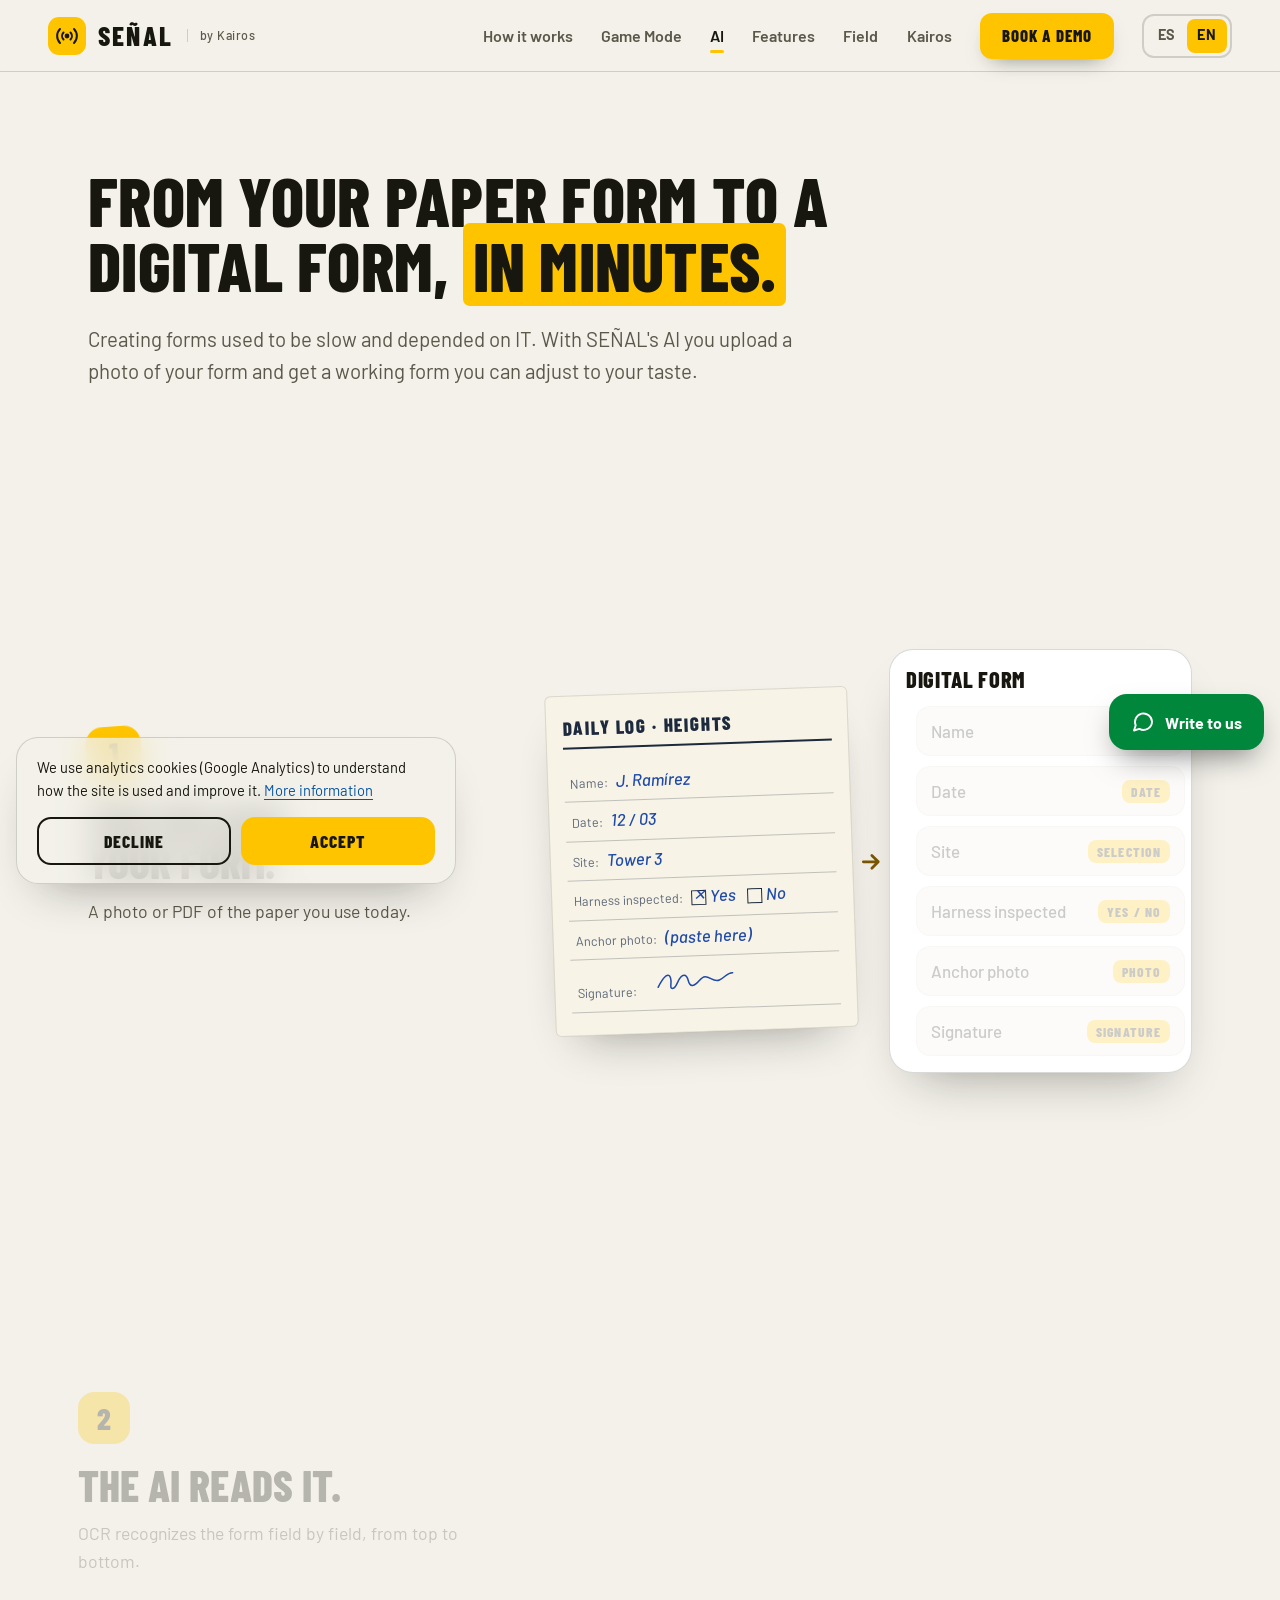
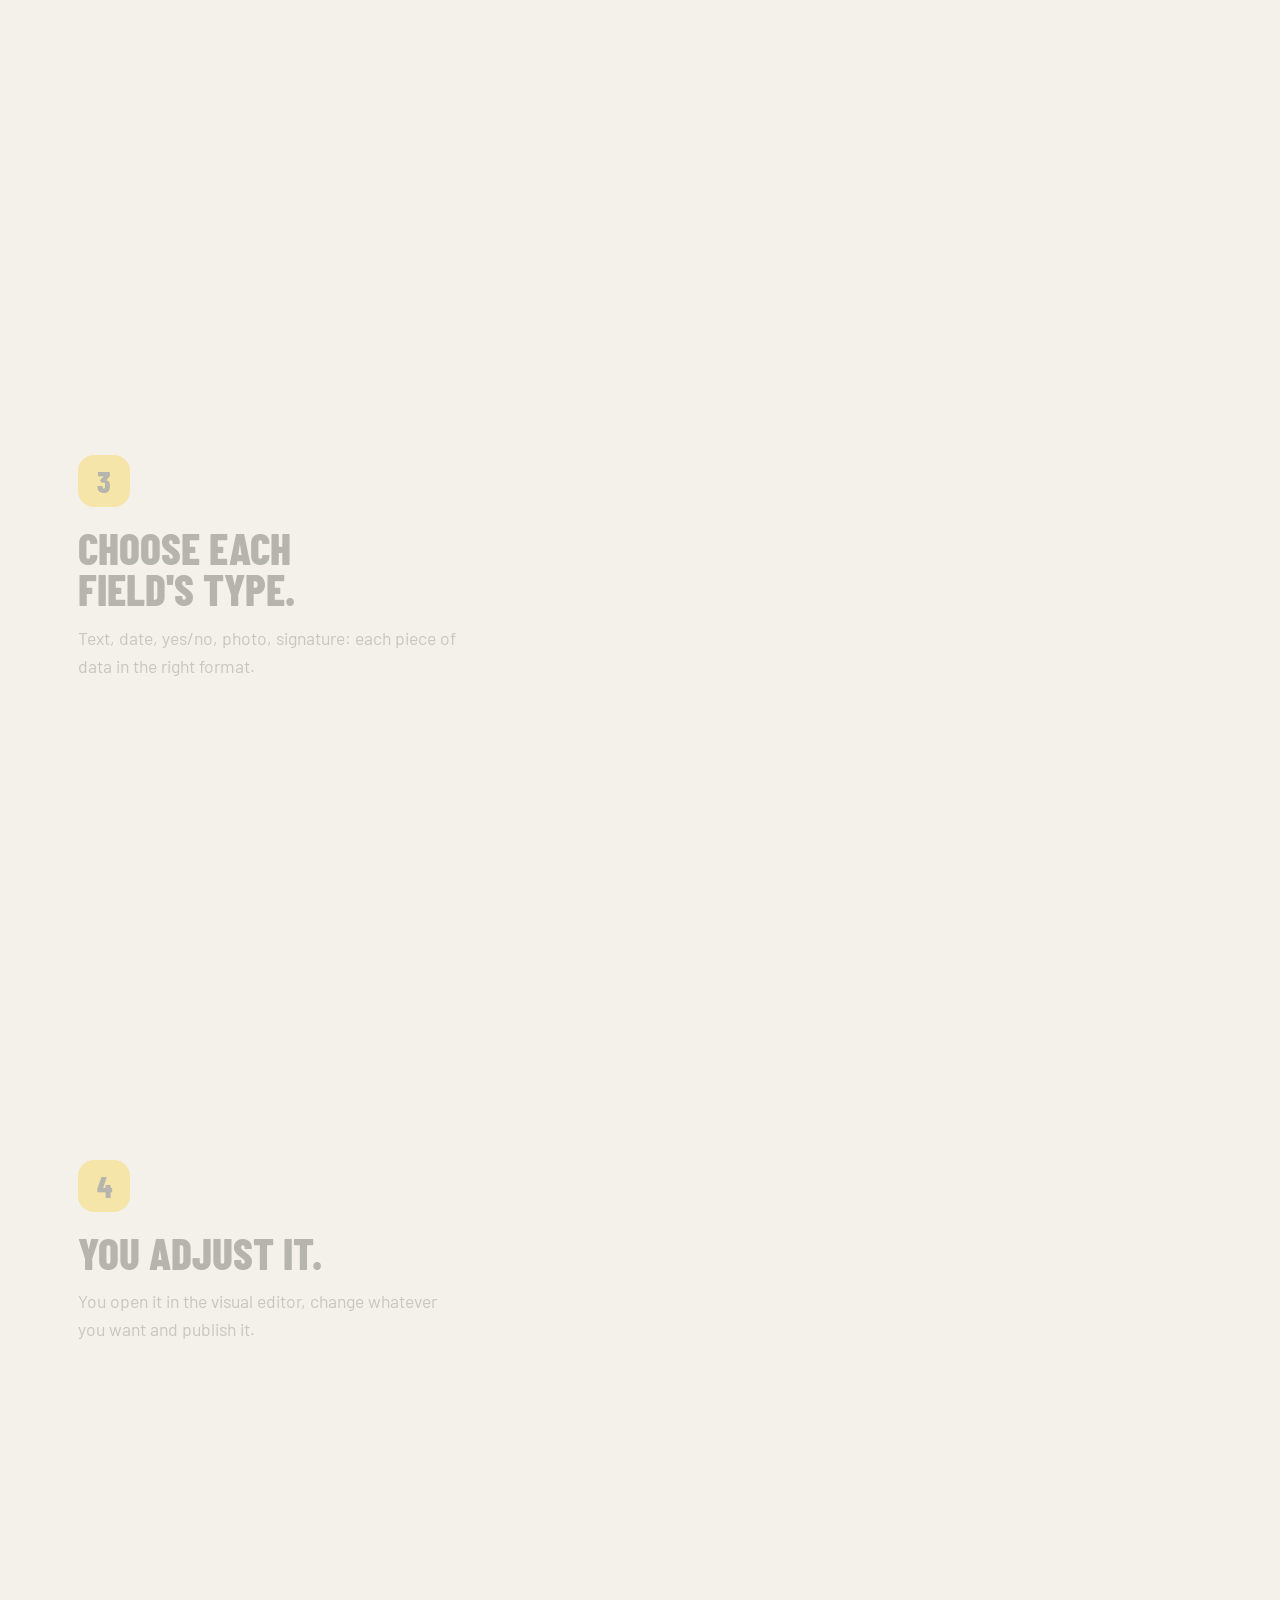
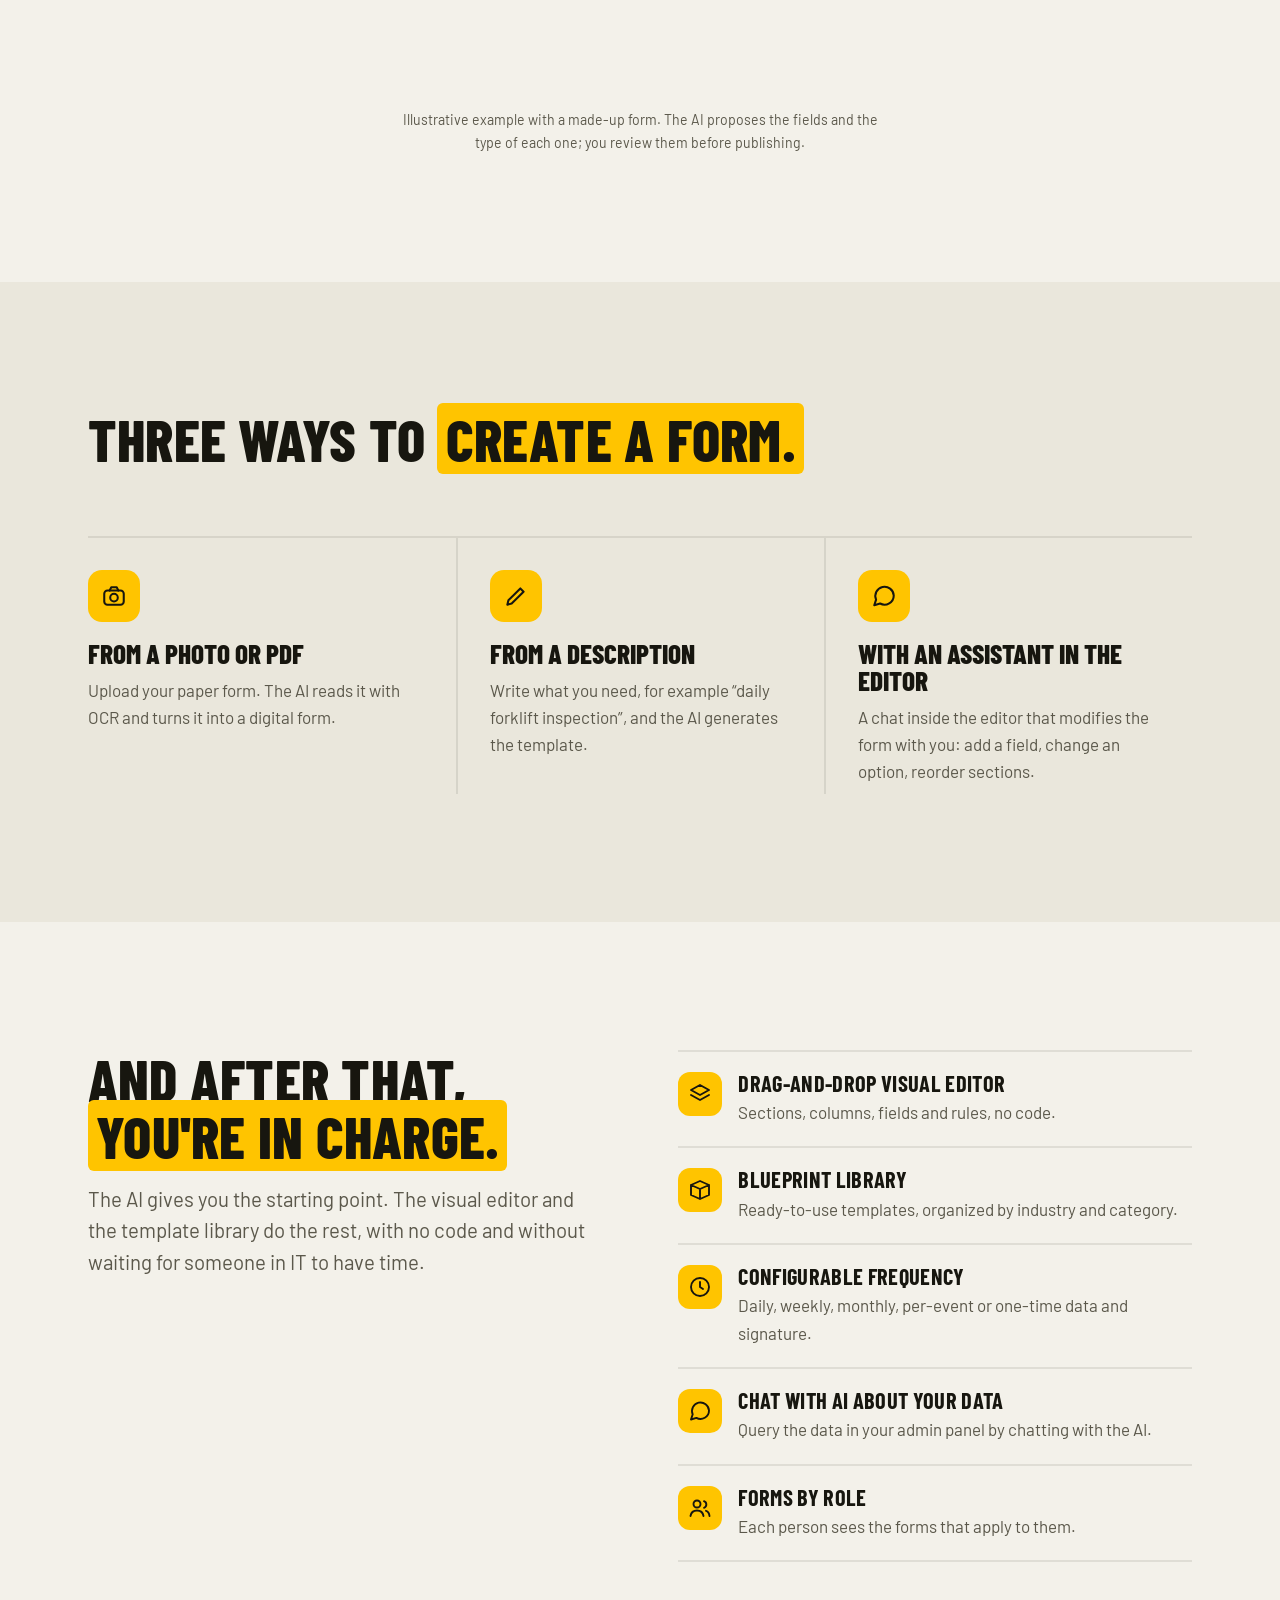
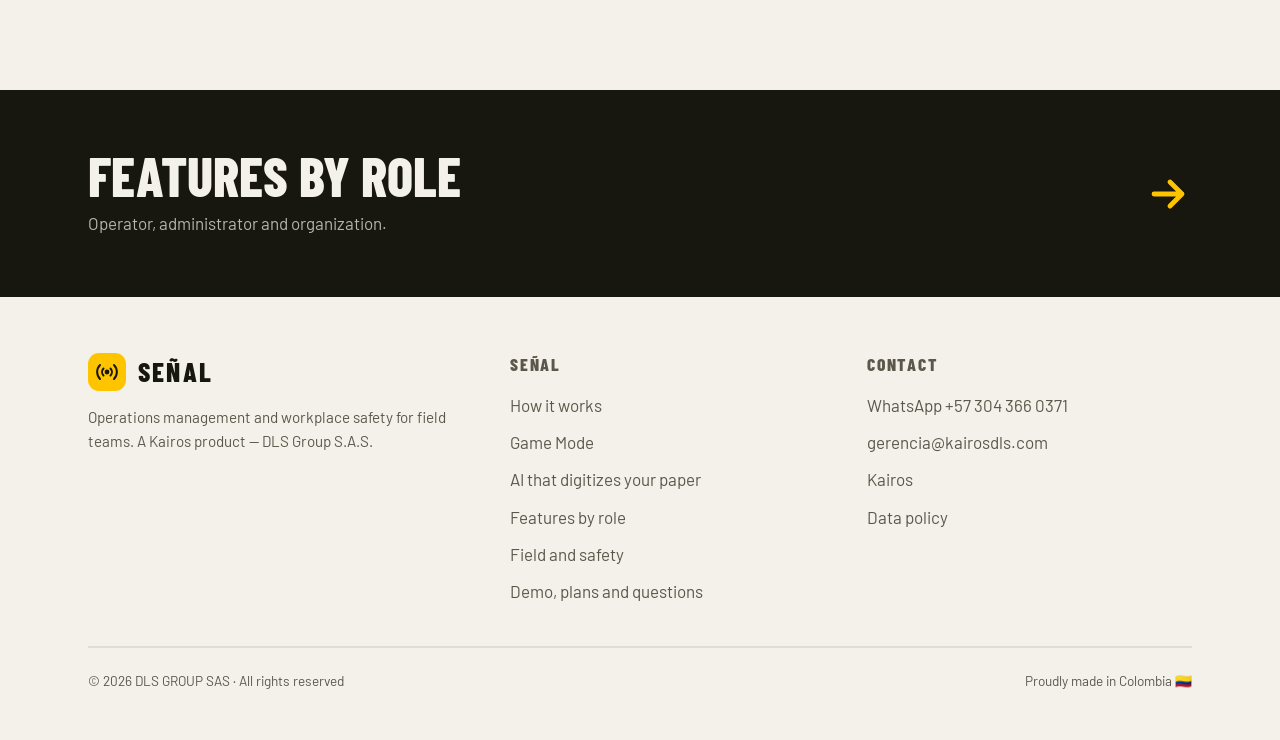
<file: senal-ia.html>
<!DOCTYPE html>
<html lang="es">
<head>
<meta charset="UTF-8"/>
<meta name="viewport" content="width=device-width, initial-scale=1.0, viewport-fit=cover"/>
<title>IA que digitaliza tu papel — SEÑAL</title>
<script>document.documentElement.classList.add('js')</script>
<meta name="description" content="Sube la foto o el PDF de tu formato en papel y la IA de SEÑAL lo convierte en un formulario digital. También crea formularios desde una descripción y con un asistente en el editor."/>
<meta name="robots" content="index, follow"/>
<meta name="theme-color" content="#F3F1EA" media="(prefers-color-scheme: light)"/>
<meta name="theme-color" content="#141310" media="(prefers-color-scheme: dark)"/>
<link rel="canonical" href="https://kairosdls.com/senal-ia.html"/>
<meta property="og:type" content="website"/>
<meta property="og:title" content="IA que digitaliza tu papel — SEÑAL"/>
<meta property="og:description" content="Sube la foto o el PDF de tu formato en papel y la IA de SEÑAL lo convierte en un formulario digital. También crea formularios desde una descripción y con un asistente en el editor."/>
<meta property="og:url" content="https://kairosdls.com/senal-ia.html"/>
<meta property="og:image" content="https://kairosdls.com/og-image.png"/>
<meta property="og:locale" content="es_CO"/>
<meta name="twitter:card" content="summary_large_image"/>
<meta name="twitter:title" content="IA que digitaliza tu papel — SEÑAL"/>
<meta name="twitter:description" content="Sube la foto o el PDF de tu formato en papel y la IA de SEÑAL lo convierte en un formulario digital. También crea formularios desde una descripción y con un asistente en el editor."/>
<meta name="twitter:image" content="https://kairosdls.com/og-image.png"/>
<link rel="icon" type="image/png" href="logo3.png"/>
<link rel="apple-touch-icon" href="logo3.png"/>
<link rel="preconnect" href="https://fonts.googleapis.com"/>
<link rel="preconnect" href="https://fonts.gstatic.com" crossorigin/>
<link href="https://fonts.googleapis.com/css2?family=Barlow+Condensed:wght@600;700;800&family=Barlow:wght@400;500;600;700&display=swap" rel="stylesheet"/>
<link rel="stylesheet" href="assets/senal.css"/>
<script src="assets/i18n.js"></script>
</head>
<body>
<svg width="0" height="0" style="position:absolute" aria-hidden="true"><defs>
<symbol id="s-mark" viewBox="0 0 24 24"><path d="M5 5a10 10 0 0 0 0 14M19 5a10 10 0 0 1 0 14M8.5 8.5a5 5 0 0 0 0 7M15.5 8.5a5 5 0 0 1 0 7"/><circle cx="12" cy="12" r="1.4" fill="currentColor"/></symbol>
<symbol id="s-arrow" viewBox="0 0 24 24"><path d="M5 12h14M13 6l6 6-6 6"/></symbol>
<symbol id="s-check" viewBox="0 0 24 24"><path d="M5 12.5l4.5 4.5L19 7.5"/></symbol>
<symbol id="s-chat" viewBox="0 0 24 24"><path d="M21 11.5a8.5 8.5 0 0 1-12.6 7.4L3 20.5l1.7-5.2A8.5 8.5 0 1 1 21 11.5z"/></symbol>
<symbol id="s-mail" viewBox="0 0 24 24"><rect x="3" y="5" width="18" height="14" rx="3"/><path d="M3.5 7.5l8.5 6 8.5-6"/></symbol>
<symbol id="s-cal" viewBox="0 0 24 24"><rect x="3" y="5" width="18" height="16" rx="3"/><path d="M3 10h18M8 3v4M16 3v4"/></symbol>
<symbol id="s-pin" viewBox="0 0 24 24"><path d="M12 21s-7-6.2-7-11a7 7 0 0 1 14 0c0 4.8-7 11-7 11z"/><circle cx="12" cy="10" r="2.5"/></symbol>
<symbol id="s-cam" viewBox="0 0 24 24"><rect x="3" y="7" width="18" height="13" rx="3"/><path d="M8 7l1.5-3h5L16 7"/><circle cx="12" cy="13.5" r="3.5"/></symbol>
<symbol id="s-finger" viewBox="0 0 24 24"><path d="M12 4a7 7 0 0 0-7 7v2M12 8a3 3 0 0 0-3 3v3a8 8 0 0 0 1.5 4.5M12 12v2.5a10 10 0 0 0 2 6M16 10.5V14c0 2 .4 3.8 1.2 5.4M19 12v-1a7 7 0 0 0-3-5.7"/></symbol>
<symbol id="s-wifioff" viewBox="0 0 24 24"><path d="M3 3l18 18M2 8.8a15 15 0 0 1 4-2.4M22 8.8a15 15 0 0 0-8-3.6M5.5 12.6a10 10 0 0 1 3-1.9M18.5 12.6a10 10 0 0 0-3.4-2M9 16.2a5 5 0 0 1 6 0M12 20h.01"/></symbol>
<symbol id="s-phone" viewBox="0 0 24 24"><rect x="7" y="2" width="10" height="20" rx="3"/><path d="M11 18h2"/></symbol>
<symbol id="s-users" viewBox="0 0 24 24"><circle cx="9" cy="8" r="3.5"/><path d="M2.5 20c.6-3.6 3.2-5.5 6.5-5.5s5.9 1.9 6.5 5.5M16 5.2a3.5 3.5 0 0 1 0 6.6M18 14.8c2 .6 3.2 2.3 3.5 5.2"/></symbol>
<symbol id="s-plug" viewBox="0 0 24 24"><path d="M9 3v5M15 3v5M6 8h12v3a6 6 0 0 1-12 0V8zM12 17v4"/></symbol>
<symbol id="s-doc" viewBox="0 0 24 24"><path d="M7 3h7l4 4v14H7V3zM14 3v4h4M10 12h5M10 16h5"/></symbol>
<symbol id="s-spark" viewBox="0 0 24 24"><path d="M12 3l1.8 5.2L19 10l-5.2 1.8L12 17l-1.8-5.2L5 10l5.2-1.8L12 3zM19 16l.7 2 2 .7-2 .7-.7 2-.7-2-2-.7 2-.7.7-2z"/></symbol>
<symbol id="s-shield" viewBox="0 0 24 24"><path d="M12 3l8 3v6c0 5-3.5 8-8 9-4.5-1-8-4-8-9V6l8-3z"/><path d="M9 12l2 2 4-4"/></symbol>
<symbol id="s-alert" viewBox="0 0 24 24"><path d="M12 4l9 16H3L12 4zM12 10v4M12 17h.01"/></symbol>
<symbol id="s-sign" viewBox="0 0 24 24"><path d="M3 18c3 0 4-8 6-8s0 8 3 8 3-5 5-5 1 3 4 3"/></symbol>
<symbol id="s-layers" viewBox="0 0 24 24"><path d="M12 3l9 5-9 5-9-5 9-5zM3 13l9 5 9-5"/></symbol>
<symbol id="s-clock" viewBox="0 0 24 24"><circle cx="12" cy="12" r="9"/><path d="M12 7v5l3 2"/></symbol>
<symbol id="s-download" viewBox="0 0 24 24"><path d="M12 4v11M7 11l5 5 5-5M5 20h14"/></symbol>
<symbol id="s-lock" viewBox="0 0 24 24"><rect x="5" y="11" width="14" height="10" rx="2"/><path d="M8 11V8a4 4 0 0 1 8 0v3"/></symbol>
<symbol id="s-bolt" viewBox="0 0 24 24"><path d="M13 2L4 14h7l-1 8 9-12h-7l1-8z"/></symbol>
<symbol id="s-game" viewBox="0 0 24 24"><path d="M7 7h10a5 5 0 0 1 4.9 4l.9 4.4a2.5 2.5 0 0 1-4.3 2.1L16 16H8l-2.5 1.5a2.5 2.5 0 0 1-4.3-2.1l.9-4.4A5 5 0 0 1 7 7zM7 10v4M5 12h4M15.5 11h.01M18 13h.01"/></symbol>
<symbol id="s-building" viewBox="0 0 24 24"><path d="M4 21V5l8-2v18M12 9h8v12M7 9h2M7 13h2M7 17h2M15 13h2M15 17h2"/></symbol>
<symbol id="s-box" viewBox="0 0 24 24"><path d="M3 7l9-4 9 4-9 4-9-4zM3 7v10l9 4 9-4V7M12 11v10"/></symbol>
<symbol id="s-edit" viewBox="0 0 24 24"><path d="M4 20l4-1L19 8l-3-3L5 16l-1 4z"/></symbol>
<symbol id="s-chart" viewBox="0 0 24 24"><path d="M4 20h16M7 20v-7M12 20V6M17 20v-10"/></symbol>
<symbol id="s-bell" viewBox="0 0 24 24"><path d="M6 16v-5a6 6 0 1 1 12 0v5l1.5 2h-15L6 16zM10 21h4"/></symbol>
<symbol id="s-flow" viewBox="0 0 24 24"><path d="M4 4h6v6H4zM14 14h6v6h-6zM10 7h4a3 3 0 0 1 3 3v4"/></symbol>
<symbol id="s-type" viewBox="0 0 24 24"><path d="M5 6V4h14v2M12 4v16M9 20h6"/></symbol>
<symbol id="s-hash" viewBox="0 0 24 24"><path d="M5 9h14M5 15h14M10 4L8 20M16 4l-2 16"/></symbol>
<symbol id="s-list" viewBox="0 0 24 24"><path d="M9 6h11M9 12h11M9 18h11M4 6h.01M4 12h.01M4 18h.01"/></symbol>
<symbol id="s-toggle" viewBox="0 0 24 24"><rect x="2" y="7" width="20" height="10" rx="5"/><circle cx="16" cy="12" r="2.5"/></symbol>
<symbol id="s-x" viewBox="0 0 24 24"><path d="M6 6l12 12M18 6L6 18"/></symbol>
<symbol id="s-info" viewBox="0 0 24 24"><path d="M12 11v6M12 7.5h.01"/></symbol>
<symbol id="s-file" viewBox="0 0 24 24"><path d="M7 3h7l4 4v14H7V3zM14 3v4h4"/></symbol>
</defs></svg>
<a class="skip" href="#main">Saltar al contenido</a>
<header class="sn">
  <a href="senal.html" class="sn-logo" aria-label="SEÑAL — inicio"><span class="sn-mark"><svg class="ico " aria-hidden="true"><use href="#s-mark"/></svg></span>SEÑAL<small>por Kairos</small></a>
  <button type="button" class="sn-tg" aria-label="Menú" aria-expanded="false" aria-controls="snl"><span></span><span></span></button>
  <nav class="sn-links" id="snl" aria-label="Principal">
      <a href="senal.html">Cómo funciona</a>
      <a href="senal-juego.html">Modo Juego</a>
      <a href="senal-ia.html" aria-current="page">IA</a>
      <a href="senal-funciones.html">Funciones</a>
      <a href="senal-campo.html">Campo</a>
      <a href="index.html">Kairos</a>
      <a href="senal-demo.html" class="b b-p" data-cta="nav_demo">Agenda una demo</a>
  </nav>
</header>
<main id="main">
<section class="hero page">
  
  <div class="wrap">
    <div class="hero-g"><div>
      <h1 class="h1 hi">De tu formato en papel al formulario digital, <em>en minutos.</em></h1>
      <p class="lead hi d1">Crear formularios era lento y dependía de TI. Con la IA de SEÑAL subes la foto de tu formato y recibes un formulario funcional que ajustas a tu gusto.</p>
      
    </div></div>
  </div>
</section>

<section class="sec" style="padding-top:0">
  <div class="wrap">
    <div class="story wide" data-story="ia"><div class="story-g"><div class="story-steps"><div class="story-step"><span class="no">1</span><h3>Subes tu formato.</h3><p>Una foto o un PDF del papel que usas hoy.</p></div><div class="story-step"><span class="no">2</span><h3>La IA lo lee.</h3><p>El OCR reconoce el formato campo por campo, de arriba hacia abajo.</p></div><div class="story-step"><span class="no">3</span><h3>Elige el tipo de cada campo.</h3><p>Texto, fecha, sí/no, foto, firma: cada dato en el formato correcto.</p></div><div class="story-step"><span class="no">4</span><h3>Tú lo ajustas.</h3><p>Lo abres en el editor visual, cambias lo que quieras y lo publicas.</p></div></div><div class="story-stage" inert aria-hidden="true"><div class="ia-demo">
  <div class="paper" aria-label="Formato en papel de ejemplo"><div class="scan"></div><h4>REGISTRO DIARIO · ALTURAS</h4>
    <div class="pr"><span>Nombre:</span><i>J. Ramírez</i></div><div class="pr"><span>Fecha:</span><i>12 / 03</i></div><div class="pr"><span>Obra:</span><i>Torre 3</i></div>
    <div class="pr"><span>Arnés inspeccionado:</span><i><span class="box x"></span>Sí <span class="box" style="margin-left:8px"></span>No</i></div>
    <div class="pr"><span>Foto del anclaje:</span><i>(pegar aquí)</i></div>
    <div class="pr"><span>Firma:</span><svg class="sg" viewBox="0 0 240 80" aria-hidden="true"><path d="M10 58c18-34 30-38 34-24s-6 30 6 28 14-34 30-34 6 30 22 28 20-22 34-22 22 16 38 10 22-20 36-18" fill="none" stroke="#1f4aa8" stroke-width="4" stroke-linecap="round"/></svg></div></div>
  <div class="arrow-c"><svg class="ico " aria-hidden="true"><use href="#s-arrow"/></svg></div>
  <div class="dform"><h4>Formulario digital <span><svg class="ico " aria-hidden="true"><use href="#s-check"/></svg> Listo para ajustar</span></h4>
    <div class="df"><span>Nombre</span><em>Texto</em></div><div class="df"><span>Fecha</span><em>Fecha</em></div><div class="df"><span>Obra</span><em>Selección</em></div>
    <div class="df"><span>Arnés inspeccionado</span><em>Sí / No</em></div><div class="df"><span>Foto del anclaje</span><em>Foto</em></div><div class="df"><span>Firma</span><em>Firma</em></div></div>
</div></div></div></div>
    <p class="cap" style="margin:8px auto 0;max-width:60ch">Ejemplo ilustrativo con un formato inventado. La IA propone los campos y el tipo de cada uno; tú los revisas antes de publicar.</p>
  </div>
</section>

<section class="sec alt">
  <div class="wrap">
    <div class="sec-h rv"><h2 class="h2">Tres maneras de <em>crear un formulario.</em></h2></div>
    <div class="ways rv">
      <div class="way"><svg class="ico " aria-hidden="true"><use href="#s-cam"/></svg><h3>Desde una foto o PDF</h3><p>Sube tu formato en papel. La IA lo lee con OCR y lo convierte en un formulario digital.</p></div>
      <div class="way"><svg class="ico " aria-hidden="true"><use href="#s-edit"/></svg><h3>Desde una descripción</h3><p>Escribe lo que necesitas, por ejemplo “inspección diaria de montacargas”, y la IA genera la plantilla.</p></div>
      <div class="way"><svg class="ico " aria-hidden="true"><use href="#s-chat"/></svg><h3>Con un asistente en el editor</h3><p>Un chat dentro del editor que modifica el formulario contigo: agrega un campo, cambia una opción, reordena secciones.</p></div>
    </div>
  </div>
</section>

<section class="sec">
  <div class="wrap two top">
    <div class="rv">
      <h2 class="h2">Y después, <em>tú mandas.</em></h2>
      <p class="lead">La IA te da el punto de partida. El editor visual y la biblioteca de plantillas hacen el resto, sin escribir código y sin esperar a que alguien de sistemas tenga tiempo.</p>
    </div>
    <ul class="facts  rv"><li><svg class="ico " aria-hidden="true"><use href="#s-layers"/></svg><b>Editor visual de arrastrar y soltar</b><span>Secciones, columnas, campos y reglas, sin código.</span></li><li><svg class="ico " aria-hidden="true"><use href="#s-box"/></svg><b>Biblioteca de blueprints</b><span>Plantillas listas para usar, organizadas por industria y categoría.</span></li><li><svg class="ico " aria-hidden="true"><use href="#s-clock"/></svg><b>Frecuencia configurable</b><span>Datos y firma diarios, semanales, mensuales, por evento o una sola vez.</span></li><li><svg class="ico " aria-hidden="true"><use href="#s-chat"/></svg><b>Chat con IA sobre tus datos</b><span>Consulta los datos de tu panel de administración conversando con la IA.</span></li><li><svg class="ico " aria-hidden="true"><use href="#s-users"/></svg><b>Formularios por cargo</b><span>Cada persona ve los formularios que le corresponden.</span></li></ul>
  </div>
</section>

<section class="next"><div class="wrap"><a href="senal-funciones.html"><span><b>Funciones por rol</b><span class="d">Operario, administrador y organización.</span></span><svg class="ico " aria-hidden="true"><use href="#s-arrow"/></svg></a></div></section>
</main>
<footer class="sf">
  <div class="tape" aria-hidden="true"></div>
  <div class="wrap">
    <div class="sf-g">
      <div>
        <a href="senal.html" class="sn-logo"><span class="sn-mark"><svg class="ico " aria-hidden="true"><use href="#s-mark"/></svg></span>SEÑAL</a>
        <p>Gestión operativa y seguridad laboral para quien trabaja en campo. Un producto de Kairos — DLS Group S.A.S.</p>
      </div>
      <div>
        <h5>SEÑAL</h5>
        <ul>
          <li><a href="senal.html">Cómo funciona</a></li>
          <li><a href="senal-juego.html">Modo Juego</a></li>
          <li><a href="senal-ia.html">IA que digitaliza tu papel</a></li>
          <li><a href="senal-funciones.html">Funciones por rol</a></li>
          <li><a href="senal-campo.html">Campo y seguridad</a></li>
          <li><a href="senal-demo.html">Demo, planes y preguntas</a></li>
        </ul>
      </div>
      <div>
        <h5>Contacto</h5>
        <ul>
          <li><a href="https://wa.me/573043660371?text=Hola%2C%20quiero%20saber%20m%C3%A1s%20sobre%20SE%C3%91AL" target="_blank" rel="noopener">WhatsApp +57 304 366 0371</a></li>
          <li><a href="mailto:gerencia@kairosdls.com">gerencia@kairosdls.com</a></li>
          <li><a href="index.html">Kairos</a></li>
          <li><a href="politica-datos.html">Política de datos</a></li>
        </ul>
      </div>
    </div>
    <div class="kd"><span>© 2026 DLS GROUP SAS · Todos los derechos reservados</span><span>Hecho con orgullo en Colombia 🇨🇴</span></div>
  </div>
</footer>
<a class="wa" href="https://wa.me/573043660371?text=Hola%2C%20quiero%20saber%20m%C3%A1s%20sobre%20SE%C3%91AL" target="_blank" rel="noopener" aria-label="Escríbenos por WhatsApp"><svg class="ico " aria-hidden="true"><use href="#s-chat"/></svg><span>Escríbenos</span></a>
<script>i18n.apply()</script>
<script src="assets/senal.js"></script>
<script src="assets/site.js"></script>
</body>
</html>
</file>
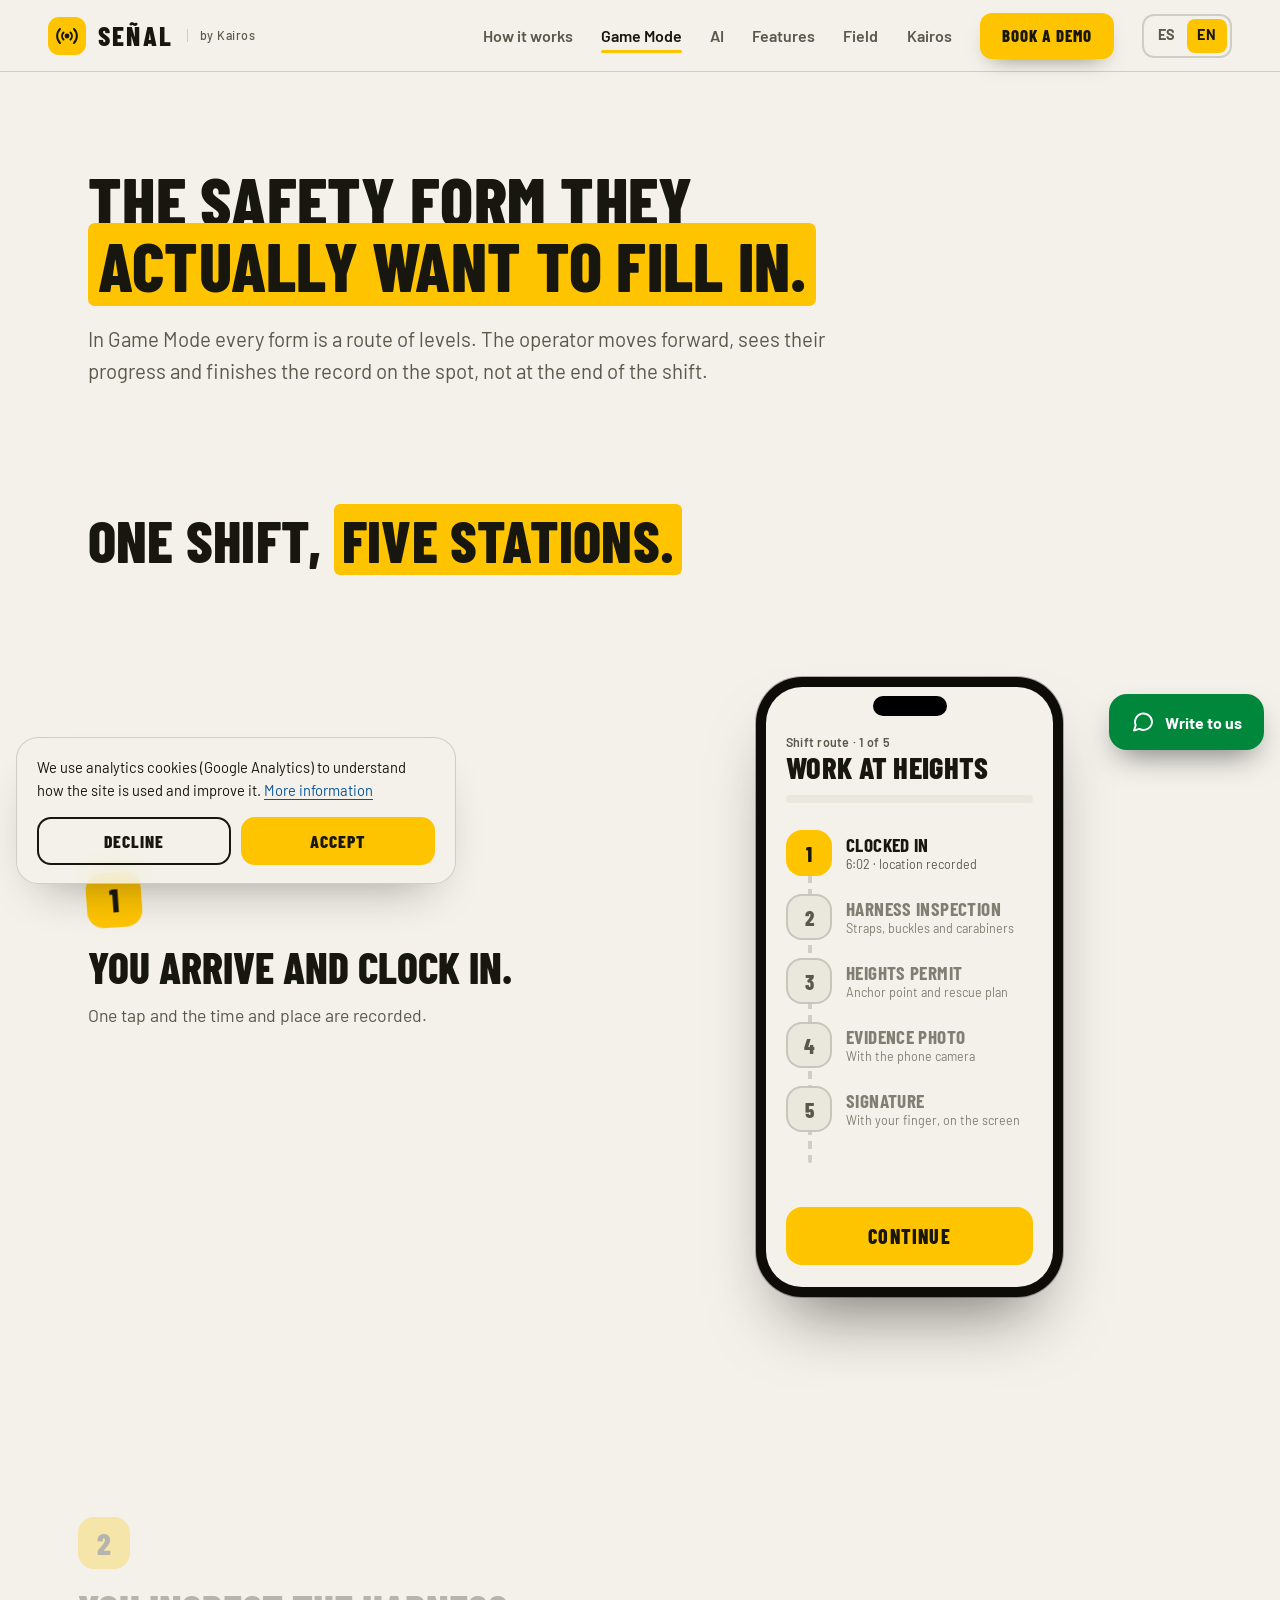
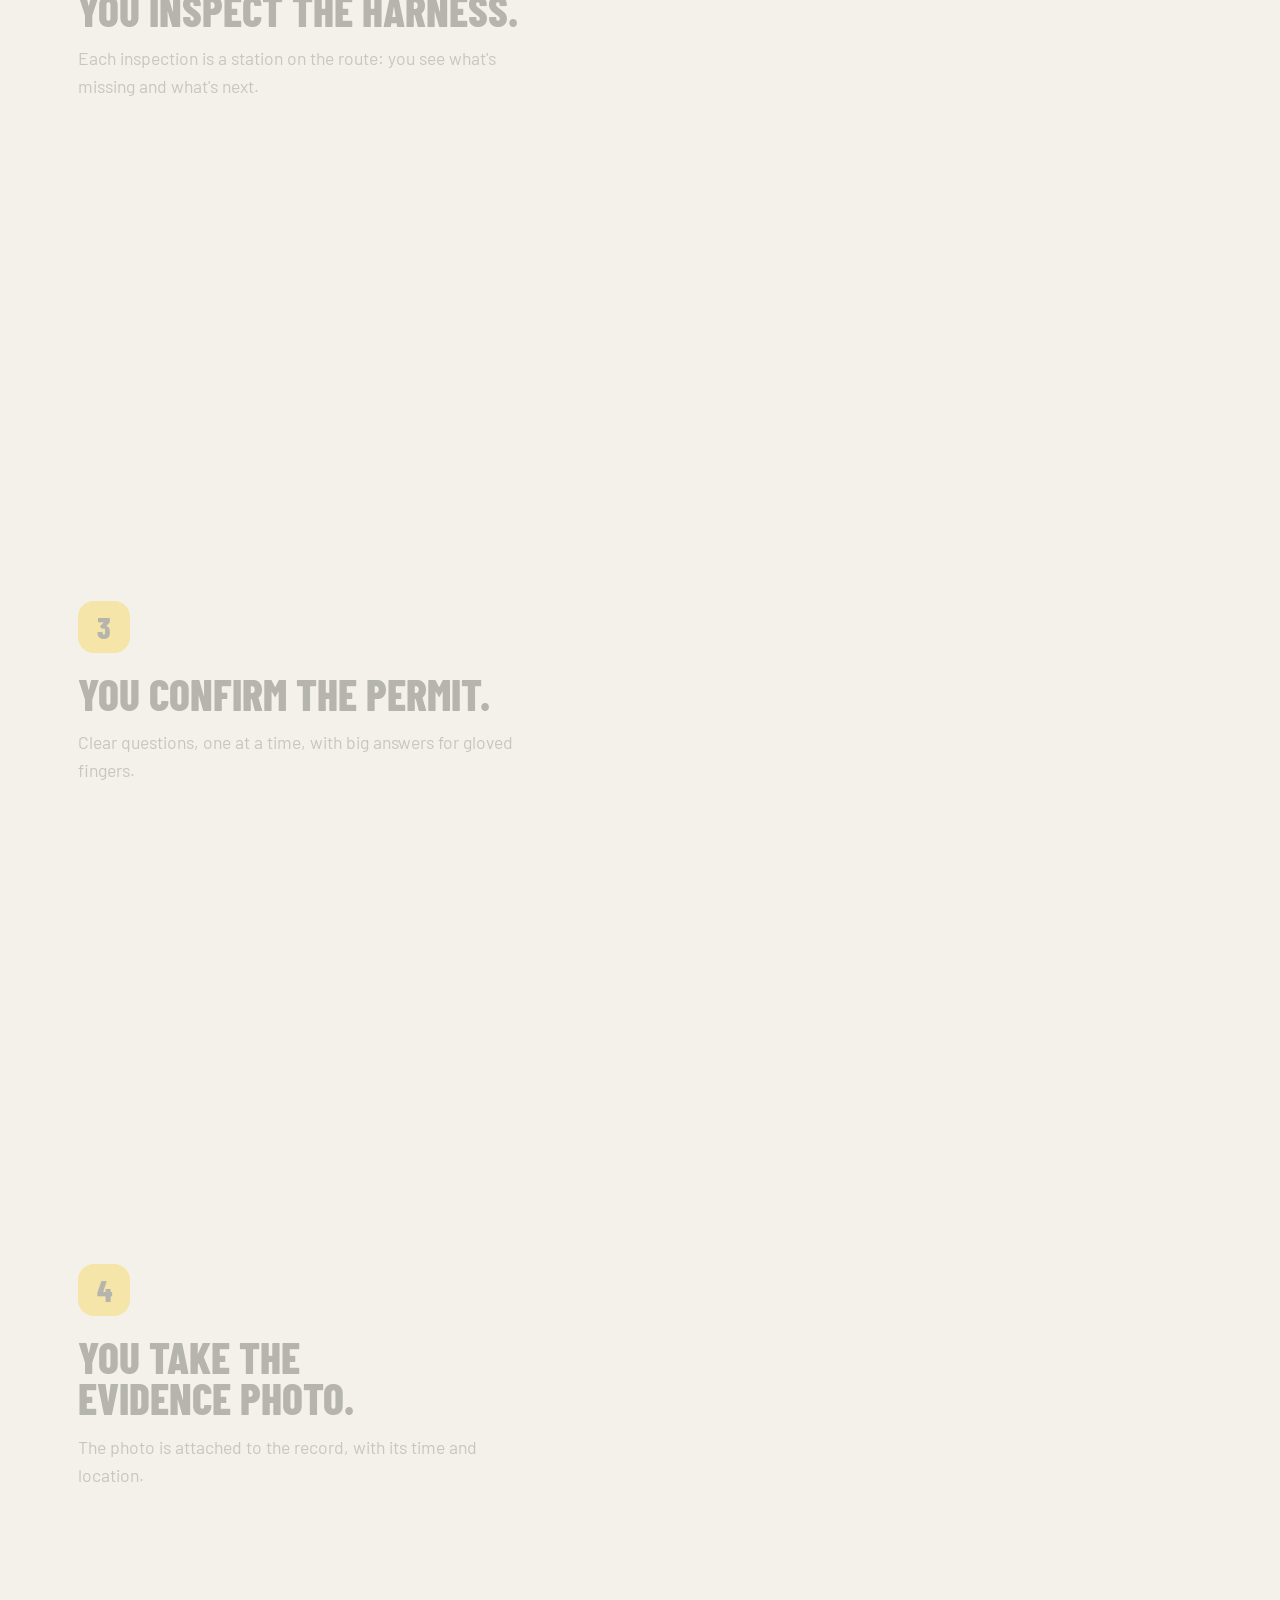
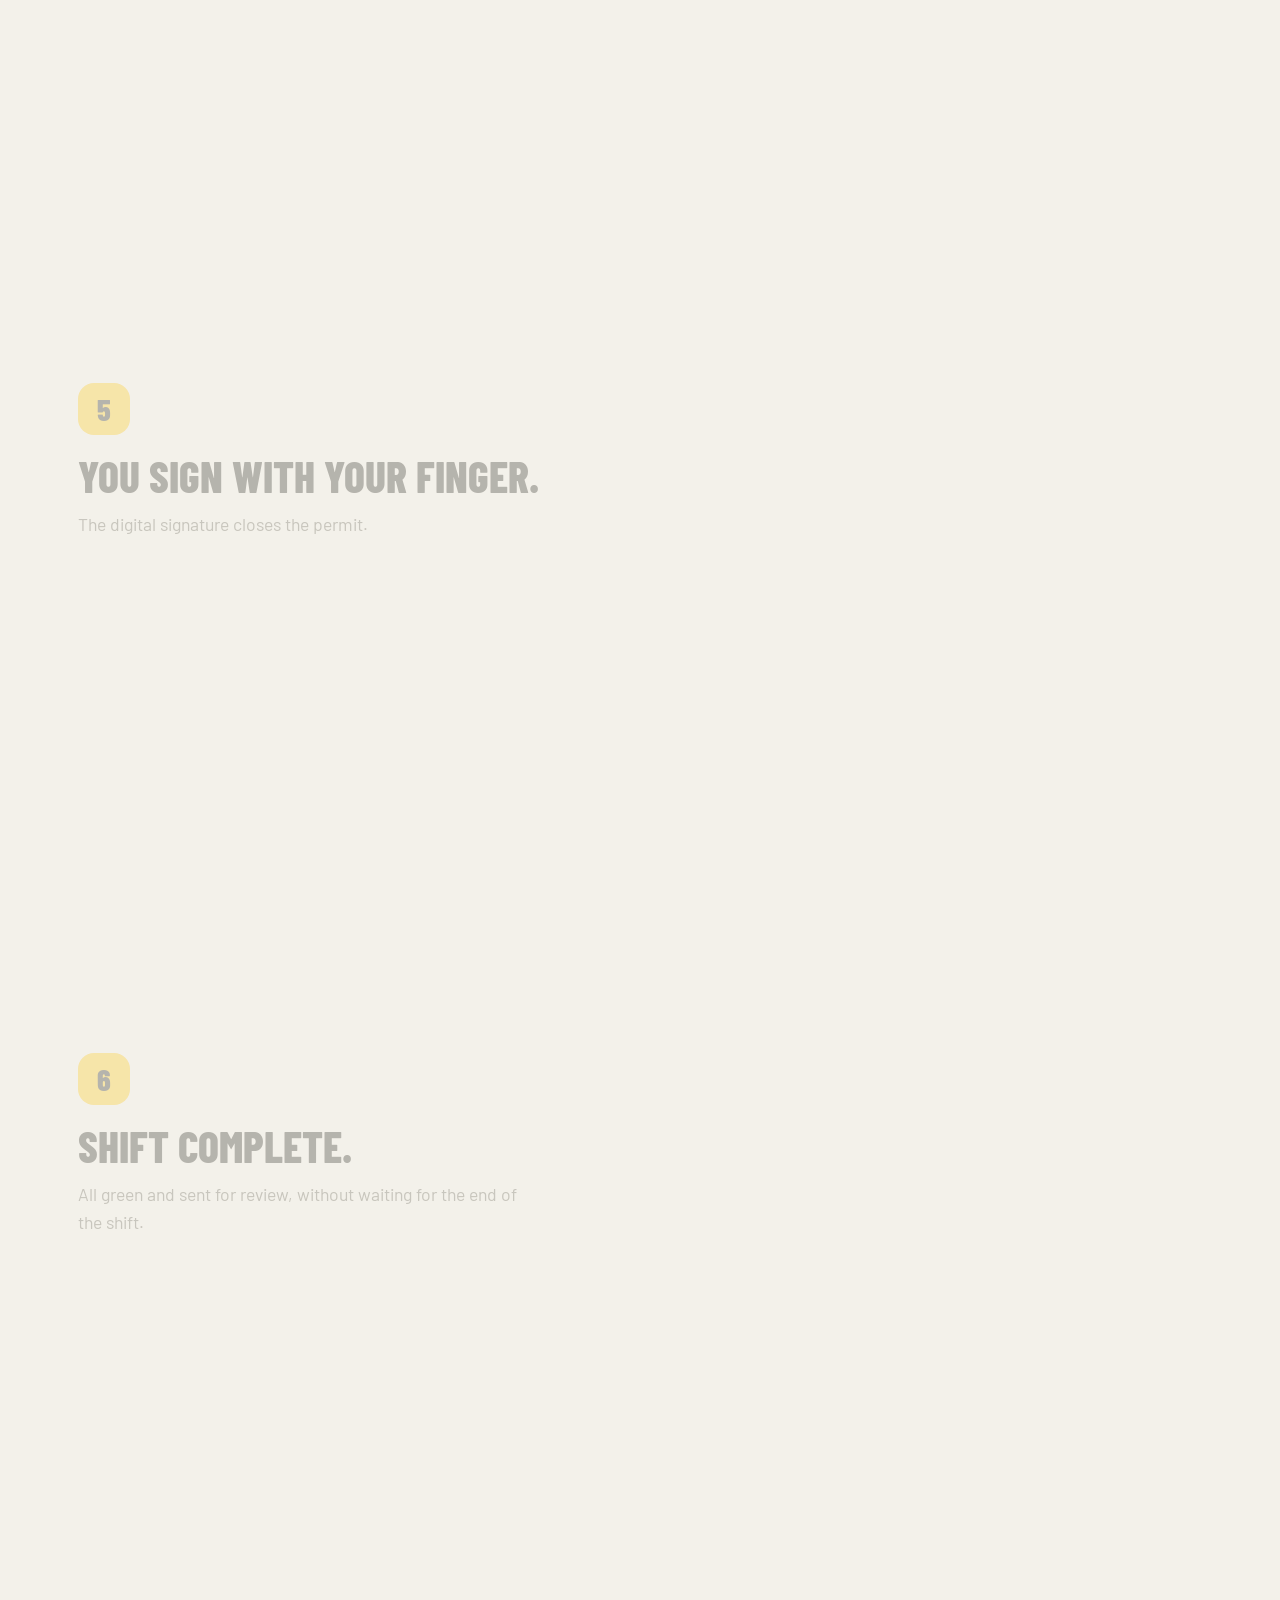
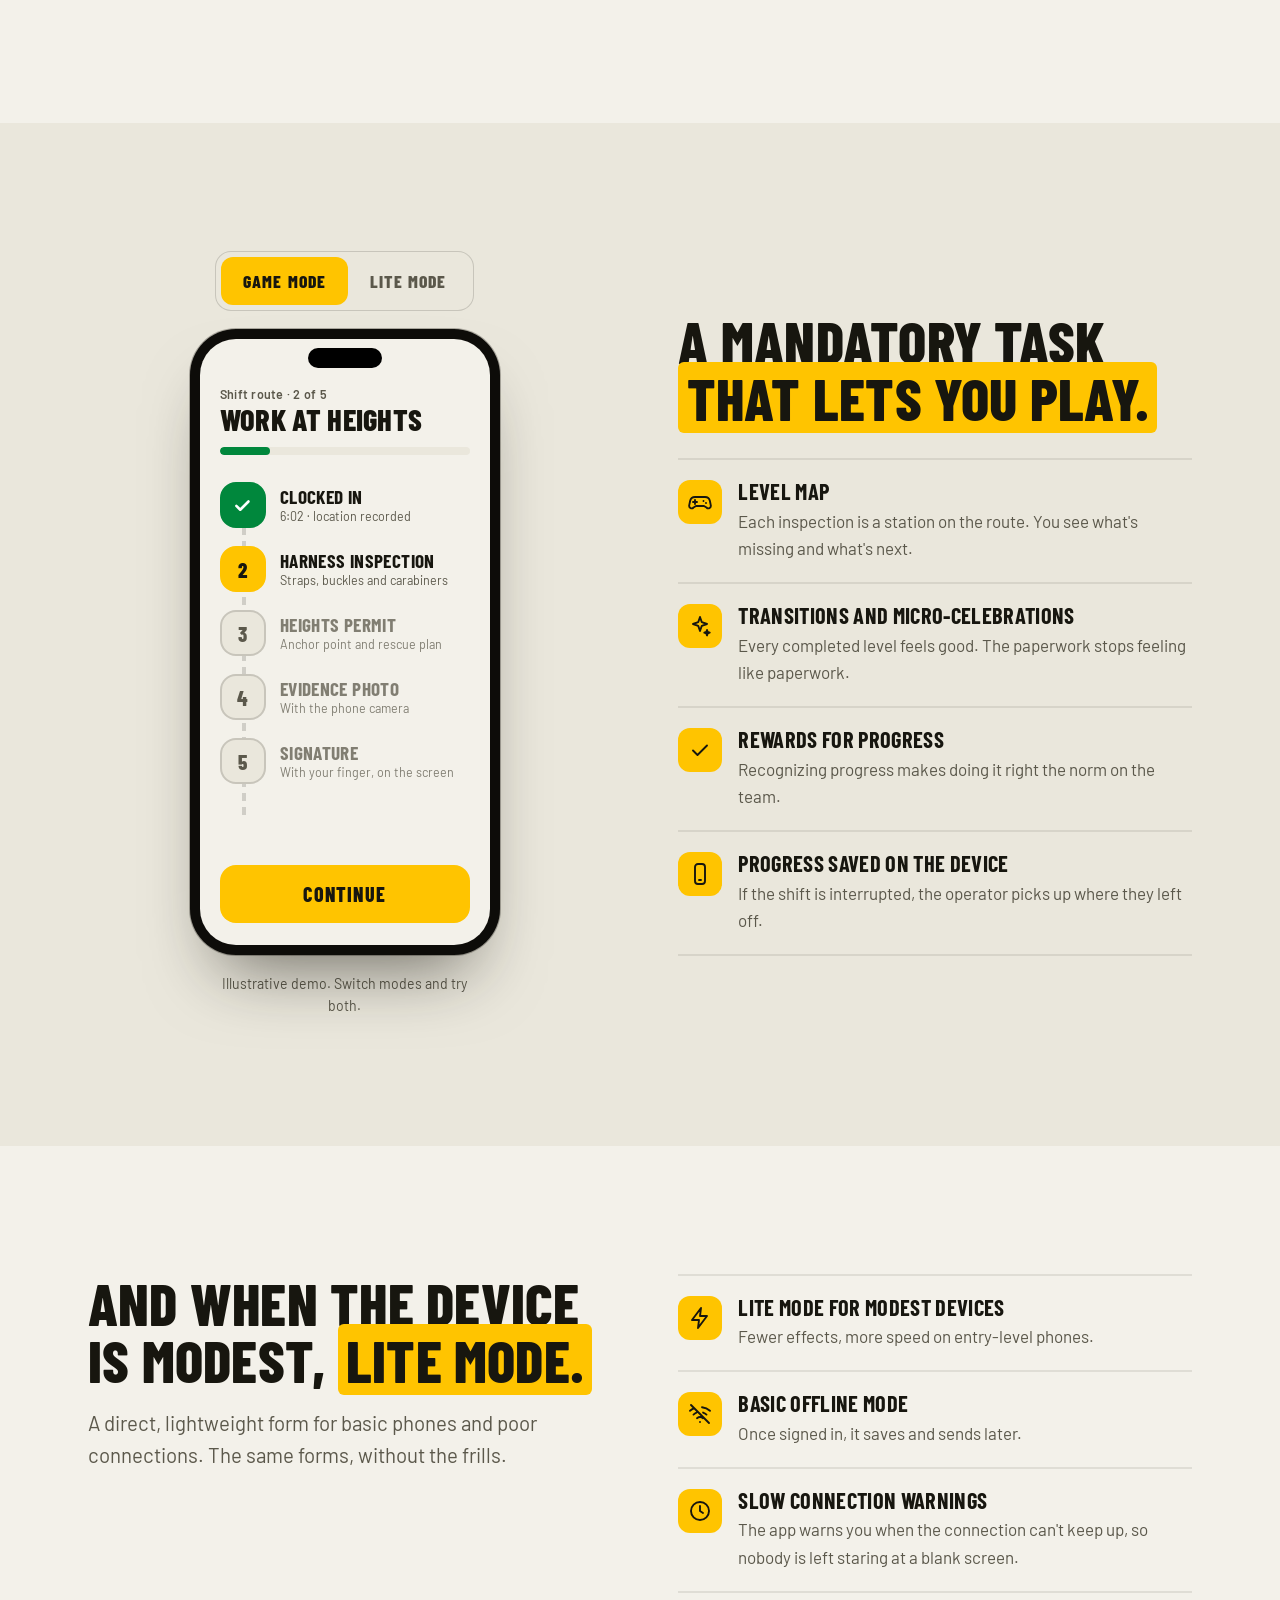
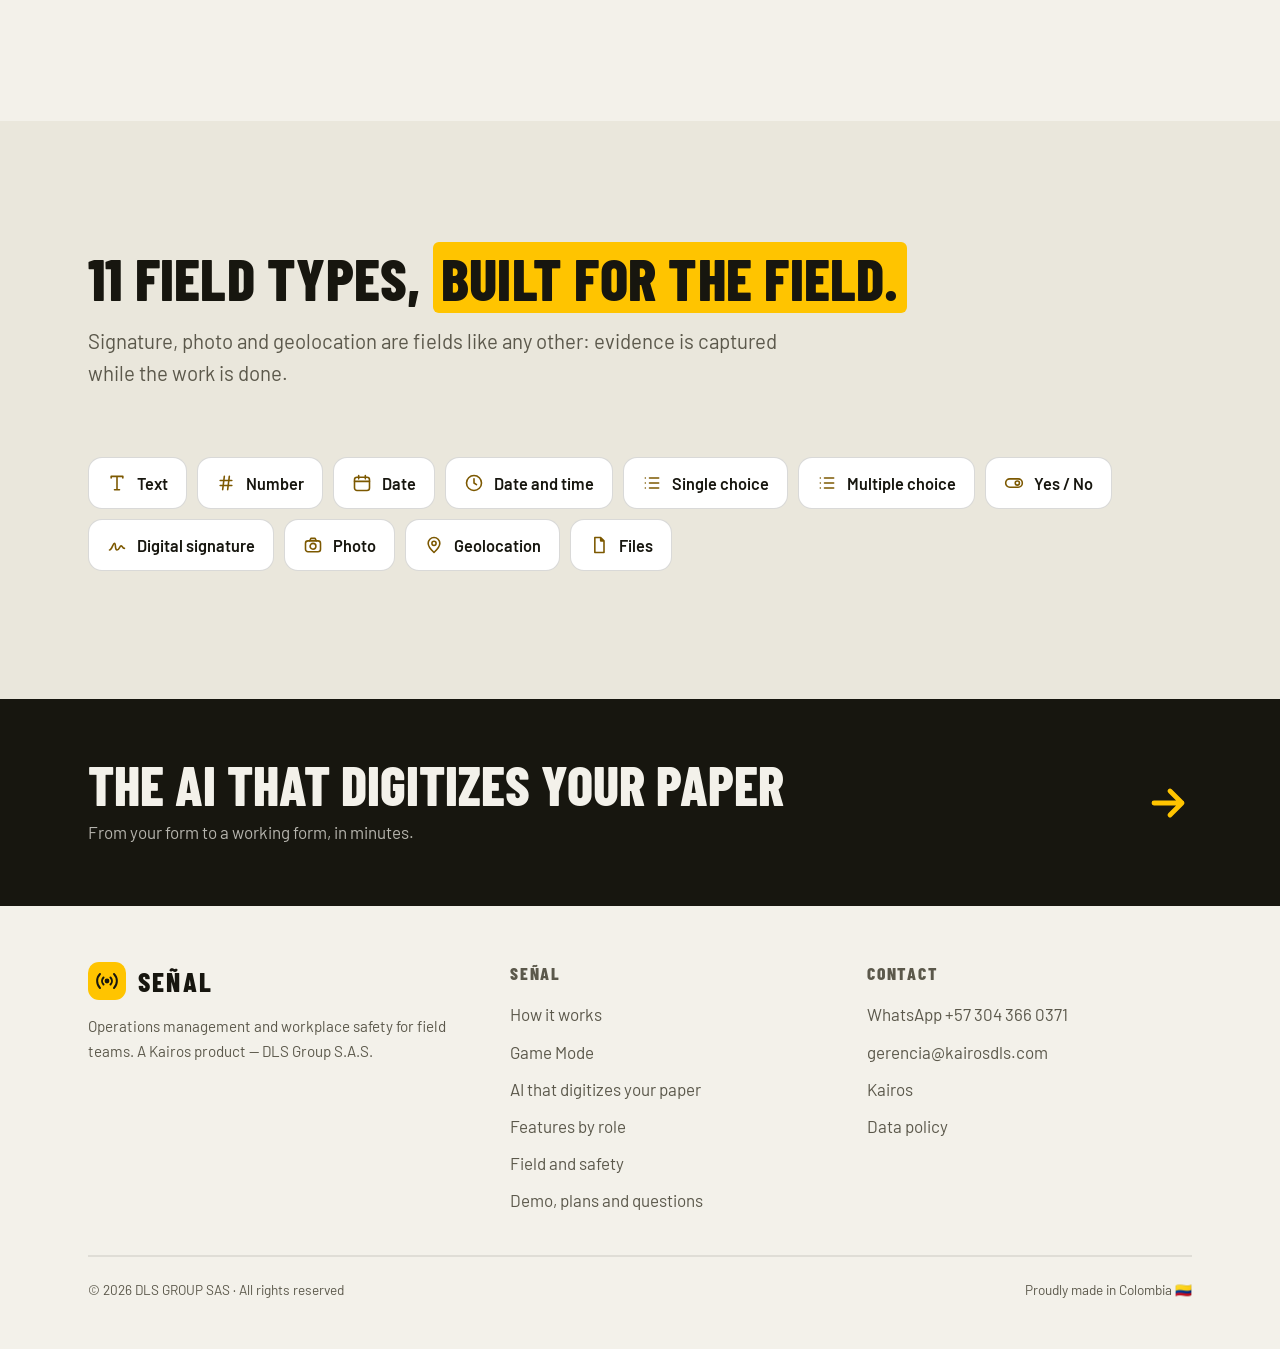
<file: senal-juego.html>
<!DOCTYPE html>
<html lang="es">
<head>
<meta charset="UTF-8"/>
<meta name="viewport" content="width=device-width, initial-scale=1.0, viewport-fit=cover"/>
<title>Modo Juego — SEÑAL | Seguridad laboral gamificada</title>
<script>document.documentElement.classList.add('js')</script>
<meta name="description" content="En SEÑAL los formularios de seguridad se convierten en una ruta de niveles con micro-celebraciones y recompensas. Más cumplimiento porque al operario le gusta usarlo. Incluye Modo Lite."/>
<meta name="robots" content="index, follow"/>
<meta name="theme-color" content="#F3F1EA" media="(prefers-color-scheme: light)"/>
<meta name="theme-color" content="#141310" media="(prefers-color-scheme: dark)"/>
<link rel="canonical" href="https://kairosdls.com/senal-juego.html"/>
<meta property="og:type" content="website"/>
<meta property="og:title" content="Modo Juego — SEÑAL | Seguridad laboral gamificada"/>
<meta property="og:description" content="En SEÑAL los formularios de seguridad se convierten en una ruta de niveles con micro-celebraciones y recompensas. Más cumplimiento porque al operario le gusta usarlo. Incluye Modo Lite."/>
<meta property="og:url" content="https://kairosdls.com/senal-juego.html"/>
<meta property="og:image" content="https://kairosdls.com/og-image.png"/>
<meta property="og:locale" content="es_CO"/>
<meta name="twitter:card" content="summary_large_image"/>
<meta name="twitter:title" content="Modo Juego — SEÑAL | Seguridad laboral gamificada"/>
<meta name="twitter:description" content="En SEÑAL los formularios de seguridad se convierten en una ruta de niveles con micro-celebraciones y recompensas. Más cumplimiento porque al operario le gusta usarlo. Incluye Modo Lite."/>
<meta name="twitter:image" content="https://kairosdls.com/og-image.png"/>
<link rel="icon" type="image/png" href="logo3.png"/>
<link rel="apple-touch-icon" href="logo3.png"/>
<link rel="preconnect" href="https://fonts.googleapis.com"/>
<link rel="preconnect" href="https://fonts.gstatic.com" crossorigin/>
<link href="https://fonts.googleapis.com/css2?family=Barlow+Condensed:wght@600;700;800&family=Barlow:wght@400;500;600;700&display=swap" rel="stylesheet"/>
<link rel="stylesheet" href="assets/senal.css"/>
<script src="assets/i18n.js"></script>
</head>
<body>
<svg width="0" height="0" style="position:absolute" aria-hidden="true"><defs>
<symbol id="s-mark" viewBox="0 0 24 24"><path d="M5 5a10 10 0 0 0 0 14M19 5a10 10 0 0 1 0 14M8.5 8.5a5 5 0 0 0 0 7M15.5 8.5a5 5 0 0 1 0 7"/><circle cx="12" cy="12" r="1.4" fill="currentColor"/></symbol>
<symbol id="s-arrow" viewBox="0 0 24 24"><path d="M5 12h14M13 6l6 6-6 6"/></symbol>
<symbol id="s-check" viewBox="0 0 24 24"><path d="M5 12.5l4.5 4.5L19 7.5"/></symbol>
<symbol id="s-chat" viewBox="0 0 24 24"><path d="M21 11.5a8.5 8.5 0 0 1-12.6 7.4L3 20.5l1.7-5.2A8.5 8.5 0 1 1 21 11.5z"/></symbol>
<symbol id="s-mail" viewBox="0 0 24 24"><rect x="3" y="5" width="18" height="14" rx="3"/><path d="M3.5 7.5l8.5 6 8.5-6"/></symbol>
<symbol id="s-cal" viewBox="0 0 24 24"><rect x="3" y="5" width="18" height="16" rx="3"/><path d="M3 10h18M8 3v4M16 3v4"/></symbol>
<symbol id="s-pin" viewBox="0 0 24 24"><path d="M12 21s-7-6.2-7-11a7 7 0 0 1 14 0c0 4.8-7 11-7 11z"/><circle cx="12" cy="10" r="2.5"/></symbol>
<symbol id="s-cam" viewBox="0 0 24 24"><rect x="3" y="7" width="18" height="13" rx="3"/><path d="M8 7l1.5-3h5L16 7"/><circle cx="12" cy="13.5" r="3.5"/></symbol>
<symbol id="s-finger" viewBox="0 0 24 24"><path d="M12 4a7 7 0 0 0-7 7v2M12 8a3 3 0 0 0-3 3v3a8 8 0 0 0 1.5 4.5M12 12v2.5a10 10 0 0 0 2 6M16 10.5V14c0 2 .4 3.8 1.2 5.4M19 12v-1a7 7 0 0 0-3-5.7"/></symbol>
<symbol id="s-wifioff" viewBox="0 0 24 24"><path d="M3 3l18 18M2 8.8a15 15 0 0 1 4-2.4M22 8.8a15 15 0 0 0-8-3.6M5.5 12.6a10 10 0 0 1 3-1.9M18.5 12.6a10 10 0 0 0-3.4-2M9 16.2a5 5 0 0 1 6 0M12 20h.01"/></symbol>
<symbol id="s-phone" viewBox="0 0 24 24"><rect x="7" y="2" width="10" height="20" rx="3"/><path d="M11 18h2"/></symbol>
<symbol id="s-users" viewBox="0 0 24 24"><circle cx="9" cy="8" r="3.5"/><path d="M2.5 20c.6-3.6 3.2-5.5 6.5-5.5s5.9 1.9 6.5 5.5M16 5.2a3.5 3.5 0 0 1 0 6.6M18 14.8c2 .6 3.2 2.3 3.5 5.2"/></symbol>
<symbol id="s-plug" viewBox="0 0 24 24"><path d="M9 3v5M15 3v5M6 8h12v3a6 6 0 0 1-12 0V8zM12 17v4"/></symbol>
<symbol id="s-doc" viewBox="0 0 24 24"><path d="M7 3h7l4 4v14H7V3zM14 3v4h4M10 12h5M10 16h5"/></symbol>
<symbol id="s-spark" viewBox="0 0 24 24"><path d="M12 3l1.8 5.2L19 10l-5.2 1.8L12 17l-1.8-5.2L5 10l5.2-1.8L12 3zM19 16l.7 2 2 .7-2 .7-.7 2-.7-2-2-.7 2-.7.7-2z"/></symbol>
<symbol id="s-shield" viewBox="0 0 24 24"><path d="M12 3l8 3v6c0 5-3.5 8-8 9-4.5-1-8-4-8-9V6l8-3z"/><path d="M9 12l2 2 4-4"/></symbol>
<symbol id="s-alert" viewBox="0 0 24 24"><path d="M12 4l9 16H3L12 4zM12 10v4M12 17h.01"/></symbol>
<symbol id="s-sign" viewBox="0 0 24 24"><path d="M3 18c3 0 4-8 6-8s0 8 3 8 3-5 5-5 1 3 4 3"/></symbol>
<symbol id="s-layers" viewBox="0 0 24 24"><path d="M12 3l9 5-9 5-9-5 9-5zM3 13l9 5 9-5"/></symbol>
<symbol id="s-clock" viewBox="0 0 24 24"><circle cx="12" cy="12" r="9"/><path d="M12 7v5l3 2"/></symbol>
<symbol id="s-download" viewBox="0 0 24 24"><path d="M12 4v11M7 11l5 5 5-5M5 20h14"/></symbol>
<symbol id="s-lock" viewBox="0 0 24 24"><rect x="5" y="11" width="14" height="10" rx="2"/><path d="M8 11V8a4 4 0 0 1 8 0v3"/></symbol>
<symbol id="s-bolt" viewBox="0 0 24 24"><path d="M13 2L4 14h7l-1 8 9-12h-7l1-8z"/></symbol>
<symbol id="s-game" viewBox="0 0 24 24"><path d="M7 7h10a5 5 0 0 1 4.9 4l.9 4.4a2.5 2.5 0 0 1-4.3 2.1L16 16H8l-2.5 1.5a2.5 2.5 0 0 1-4.3-2.1l.9-4.4A5 5 0 0 1 7 7zM7 10v4M5 12h4M15.5 11h.01M18 13h.01"/></symbol>
<symbol id="s-building" viewBox="0 0 24 24"><path d="M4 21V5l8-2v18M12 9h8v12M7 9h2M7 13h2M7 17h2M15 13h2M15 17h2"/></symbol>
<symbol id="s-box" viewBox="0 0 24 24"><path d="M3 7l9-4 9 4-9 4-9-4zM3 7v10l9 4 9-4V7M12 11v10"/></symbol>
<symbol id="s-edit" viewBox="0 0 24 24"><path d="M4 20l4-1L19 8l-3-3L5 16l-1 4z"/></symbol>
<symbol id="s-chart" viewBox="0 0 24 24"><path d="M4 20h16M7 20v-7M12 20V6M17 20v-10"/></symbol>
<symbol id="s-bell" viewBox="0 0 24 24"><path d="M6 16v-5a6 6 0 1 1 12 0v5l1.5 2h-15L6 16zM10 21h4"/></symbol>
<symbol id="s-flow" viewBox="0 0 24 24"><path d="M4 4h6v6H4zM14 14h6v6h-6zM10 7h4a3 3 0 0 1 3 3v4"/></symbol>
<symbol id="s-type" viewBox="0 0 24 24"><path d="M5 6V4h14v2M12 4v16M9 20h6"/></symbol>
<symbol id="s-hash" viewBox="0 0 24 24"><path d="M5 9h14M5 15h14M10 4L8 20M16 4l-2 16"/></symbol>
<symbol id="s-list" viewBox="0 0 24 24"><path d="M9 6h11M9 12h11M9 18h11M4 6h.01M4 12h.01M4 18h.01"/></symbol>
<symbol id="s-toggle" viewBox="0 0 24 24"><rect x="2" y="7" width="20" height="10" rx="5"/><circle cx="16" cy="12" r="2.5"/></symbol>
<symbol id="s-x" viewBox="0 0 24 24"><path d="M6 6l12 12M18 6L6 18"/></symbol>
<symbol id="s-info" viewBox="0 0 24 24"><path d="M12 11v6M12 7.5h.01"/></symbol>
<symbol id="s-file" viewBox="0 0 24 24"><path d="M7 3h7l4 4v14H7V3zM14 3v4h4"/></symbol>
</defs></svg>
<a class="skip" href="#main">Saltar al contenido</a>
<header class="sn">
  <a href="senal.html" class="sn-logo" aria-label="SEÑAL — inicio"><span class="sn-mark"><svg class="ico " aria-hidden="true"><use href="#s-mark"/></svg></span>SEÑAL<small>por Kairos</small></a>
  <button type="button" class="sn-tg" aria-label="Menú" aria-expanded="false" aria-controls="snl"><span></span><span></span></button>
  <nav class="sn-links" id="snl" aria-label="Principal">
      <a href="senal.html">Cómo funciona</a>
      <a href="senal-juego.html" aria-current="page">Modo Juego</a>
      <a href="senal-ia.html">IA</a>
      <a href="senal-funciones.html">Funciones</a>
      <a href="senal-campo.html">Campo</a>
      <a href="index.html">Kairos</a>
      <a href="senal-demo.html" class="b b-p" data-cta="nav_demo">Agenda una demo</a>
  </nav>
</header>
<main id="main">
<section class="hero page">
  
  <div class="wrap">
    <div class="hero-g"><div>
      <h1 class="h1 hi">El formulario de seguridad que <em>sí quieren llenar.</em></h1>
      <p class="lead hi d1">En Modo Juego cada formulario es una ruta de niveles. El operario avanza, ve su progreso y termina el registro al momento, no al final del turno.</p>
      
    </div></div>
  </div>
</section>

<section class="sec" style="padding-top:0">
  <div class="wrap">
    <div class="sec-h rv"><h2 class="h2">Una jornada, <em>cinco estaciones.</em></h2></div>
    <div class="story" data-story="route"><div class="story-g"><div class="story-steps"><div class="story-step"><span class="no">1</span><h3>Llegas y marcas entrada.</h3><p>Un toque y queda registrada la hora y el lugar.</p></div><div class="story-step"><span class="no">2</span><h3>Inspeccionas el arnés.</h3><p>Cada inspección es una estación de la ruta: se ve qué falta y qué sigue.</p></div><div class="story-step"><span class="no">3</span><h3>Confirmas el permiso.</h3><p>Preguntas claras, de una en una, con respuestas grandes para dedos con guantes.</p></div><div class="story-step"><span class="no">4</span><h3>Tomas la foto de evidencia.</h3><p>La foto queda adjunta al registro, con su hora y su ubicación.</p></div><div class="story-step"><span class="no">5</span><h3>Firmas con el dedo.</h3><p>La firma digital cierra el permiso.</p></div><div class="story-step"><span class="no">6</span><h3>Jornada lista.</h3><p>Todo en verde y enviado a revisión, sin esperar al final del turno.</p></div></div><div class="story-stage" inert aria-hidden="true"><div class="scene" data-s="0"><div class="phone"><div class="scr route-screen"></div></div></div></div></div></div>
  </div>
</section>

<section class="sec alt">
  <div class="wrap two">
    <div class="rv"><div class="phone-w" data-phone data-mode="game">
    <div class="seg" role="group" aria-label="Modo de la app">
      <button type="button" data-set="game" aria-pressed="true">Modo Juego</button>
      <button type="button" data-set="lite" aria-pressed="false">Modo Lite</button>
    </div>
    <div class="phone "><div class="scr phone-screen"></div></div>
    <p class="cap">Demostración ilustrativa. Cambia de modo y prueba los dos.</p>
    <p class="live" aria-live="polite"></p>
  </div></div>
    <div>
      <h2 class="h2 rv">Una tarea obligatoria <em>que se deja jugar.</em></h2>
      <ul class="facts  rv"><li><svg class="ico " aria-hidden="true"><use href="#s-game"/></svg><b>Mapa de niveles</b><span>Cada inspección es una estación de la ruta. Se ve qué falta y qué sigue.</span></li><li><svg class="ico " aria-hidden="true"><use href="#s-spark"/></svg><b>Transiciones y micro‑celebraciones</b><span>Cada nivel completado se siente. El trámite deja de ser un trámite.</span></li><li><svg class="ico " aria-hidden="true"><use href="#s-check"/></svg><b>Recompensas por avanzar</b><span>Reconocer el progreso hace que llenar bien sea lo normal en el equipo.</span></li><li><svg class="ico " aria-hidden="true"><use href="#s-phone"/></svg><b>Progreso guardado en el dispositivo</b><span>Si la jornada se interrumpe, el operario retoma donde quedó.</span></li></ul>
    </div>
  </div>
</section>

<section class="sec">
  <div class="wrap two top">
    <div class="rv">
      <h2 class="h2">Y cuando el equipo es modesto, <em>Modo Lite.</em></h2>
      <p class="lead">Un formulario directo y ligero para celulares básicos y conexión pobre. Los mismos formularios, sin adornos.</p>
    </div>
    <ul class="facts  rv"><li><svg class="ico " aria-hidden="true"><use href="#s-bolt"/></svg><b>Modo Lite para equipos modestos</b><span>Menos efectos, más velocidad en celulares de gama básica.</span></li><li><svg class="ico " aria-hidden="true"><use href="#s-wifioff"/></svg><b>Modo offline básico</b><span>Con la sesión iniciada, guarda y envía después.</span></li><li><svg class="ico " aria-hidden="true"><use href="#s-clock"/></svg><b>Avisos de conexión lenta</b><span>La app avisa cuando la conexión no da, para que nadie se quede mirando una pantalla en blanco.</span></li></ul>
  </div>
</section>

<section class="sec alt">
  <div class="wrap">
    <div class="sec-h rv"><h2 class="h2">11 tipos de campo, <em>hechos para el campo.</em></h2>
      <p class="lead">Firma, foto y geolocalización son campos como cualquier otro: la evidencia se captura mientras se trabaja.</p></div>
    <ul class="chips rv">
      <li><svg class="ico " aria-hidden="true"><use href="#s-type"/></svg>Texto</li><li><svg class="ico " aria-hidden="true"><use href="#s-hash"/></svg>Número</li><li><svg class="ico " aria-hidden="true"><use href="#s-cal"/></svg>Fecha</li><li><svg class="ico " aria-hidden="true"><use href="#s-clock"/></svg>Fecha y hora</li>
      <li><svg class="ico " aria-hidden="true"><use href="#s-list"/></svg>Selección simple</li><li><svg class="ico " aria-hidden="true"><use href="#s-list"/></svg>Selección múltiple</li><li><svg class="ico " aria-hidden="true"><use href="#s-toggle"/></svg>Sí / No</li>
      <li><svg class="ico " aria-hidden="true"><use href="#s-sign"/></svg>Firma digital</li><li><svg class="ico " aria-hidden="true"><use href="#s-cam"/></svg>Foto</li><li><svg class="ico " aria-hidden="true"><use href="#s-pin"/></svg>Geolocalización</li><li><svg class="ico " aria-hidden="true"><use href="#s-file"/></svg>Archivos</li>
    </ul>
  </div>
</section>

<section class="next"><div class="wrap"><a href="senal-ia.html"><span><b>La IA que digitaliza tu papel</b><span class="d">De tu formato a un formulario funcional, en minutos.</span></span><svg class="ico " aria-hidden="true"><use href="#s-arrow"/></svg></a></div></section>
</main>
<footer class="sf">
  <div class="tape" aria-hidden="true"></div>
  <div class="wrap">
    <div class="sf-g">
      <div>
        <a href="senal.html" class="sn-logo"><span class="sn-mark"><svg class="ico " aria-hidden="true"><use href="#s-mark"/></svg></span>SEÑAL</a>
        <p>Gestión operativa y seguridad laboral para quien trabaja en campo. Un producto de Kairos — DLS Group S.A.S.</p>
      </div>
      <div>
        <h5>SEÑAL</h5>
        <ul>
          <li><a href="senal.html">Cómo funciona</a></li>
          <li><a href="senal-juego.html">Modo Juego</a></li>
          <li><a href="senal-ia.html">IA que digitaliza tu papel</a></li>
          <li><a href="senal-funciones.html">Funciones por rol</a></li>
          <li><a href="senal-campo.html">Campo y seguridad</a></li>
          <li><a href="senal-demo.html">Demo, planes y preguntas</a></li>
        </ul>
      </div>
      <div>
        <h5>Contacto</h5>
        <ul>
          <li><a href="https://wa.me/573043660371?text=Hola%2C%20quiero%20saber%20m%C3%A1s%20sobre%20SE%C3%91AL" target="_blank" rel="noopener">WhatsApp +57 304 366 0371</a></li>
          <li><a href="mailto:gerencia@kairosdls.com">gerencia@kairosdls.com</a></li>
          <li><a href="index.html">Kairos</a></li>
          <li><a href="politica-datos.html">Política de datos</a></li>
        </ul>
      </div>
    </div>
    <div class="kd"><span>© 2026 DLS GROUP SAS · Todos los derechos reservados</span><span>Hecho con orgullo en Colombia 🇨🇴</span></div>
  </div>
</footer>
<a class="wa" href="https://wa.me/573043660371?text=Hola%2C%20quiero%20saber%20m%C3%A1s%20sobre%20SE%C3%91AL" target="_blank" rel="noopener" aria-label="Escríbenos por WhatsApp"><svg class="ico " aria-hidden="true"><use href="#s-chat"/></svg><span>Escríbenos</span></a>
<script>i18n.apply()</script>
<script src="assets/senal.js"></script>
<script src="assets/site.js"></script>
</body>
</html>
</file>
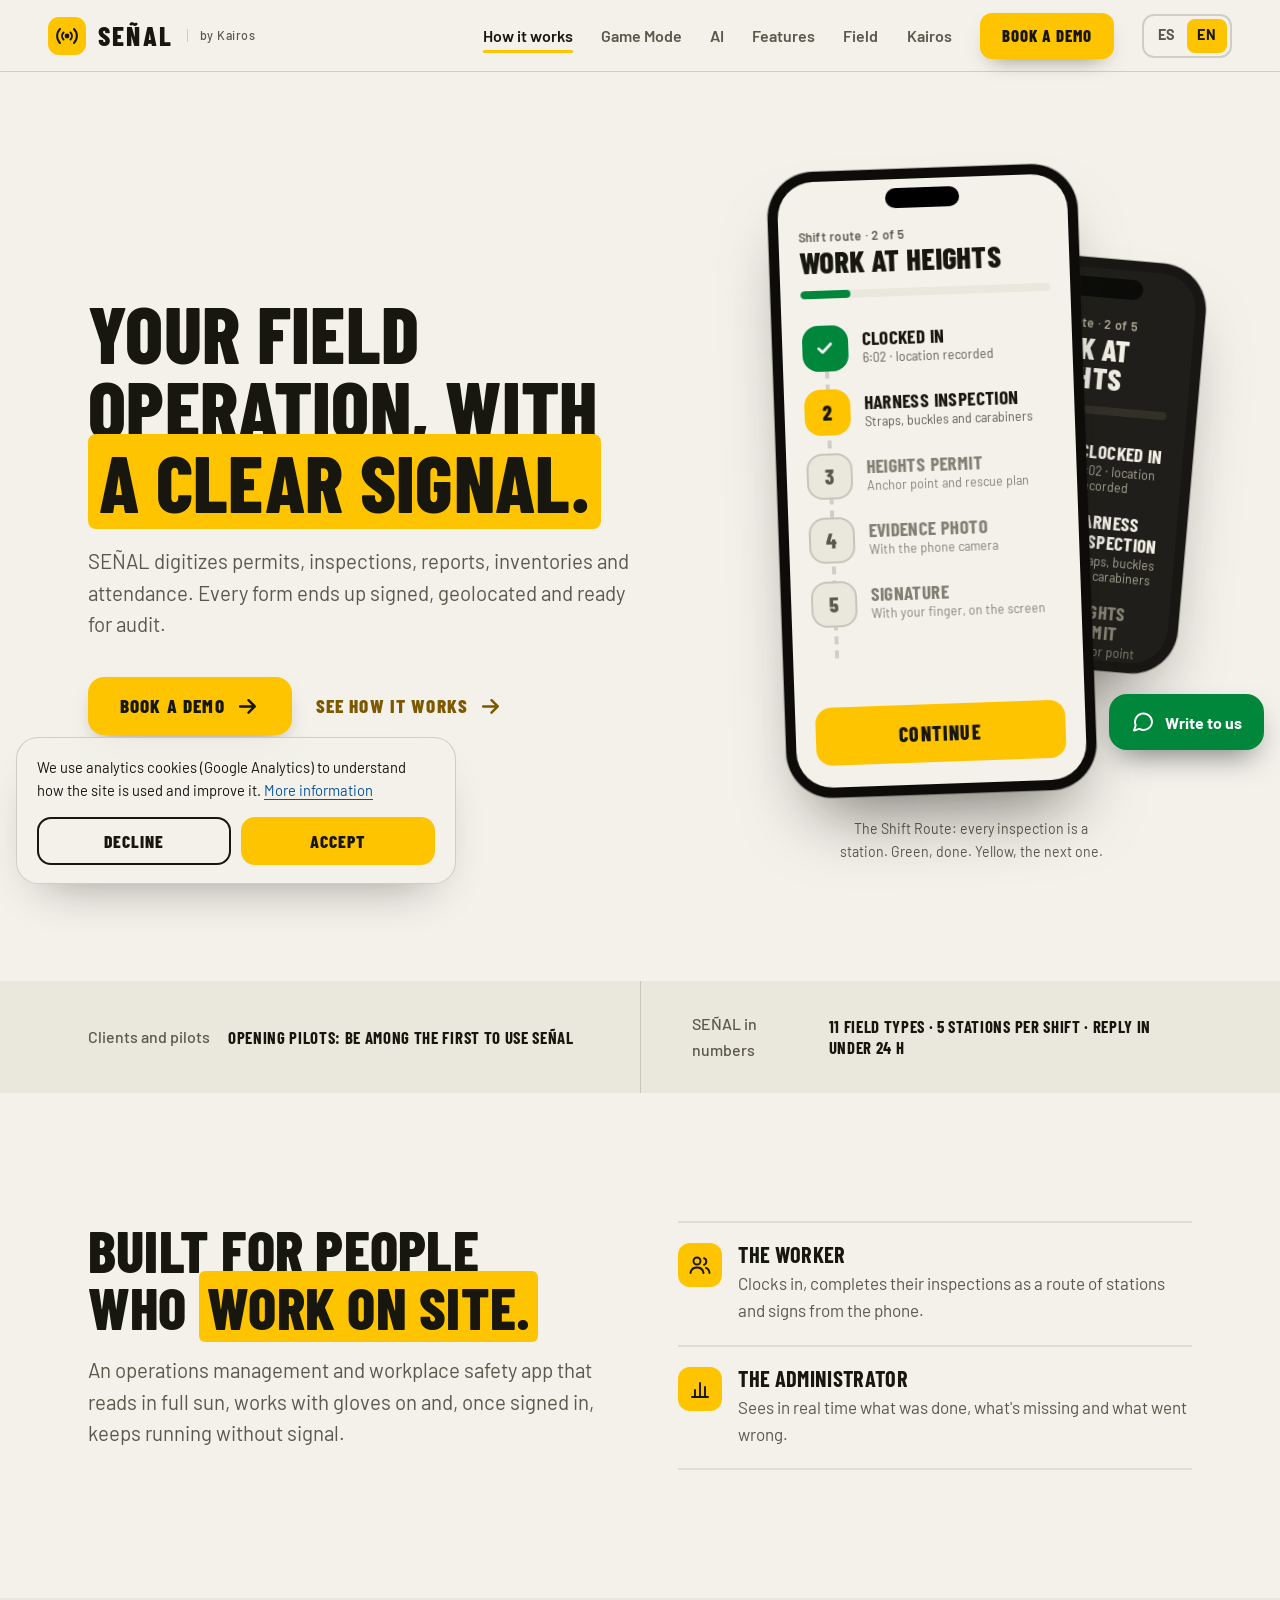
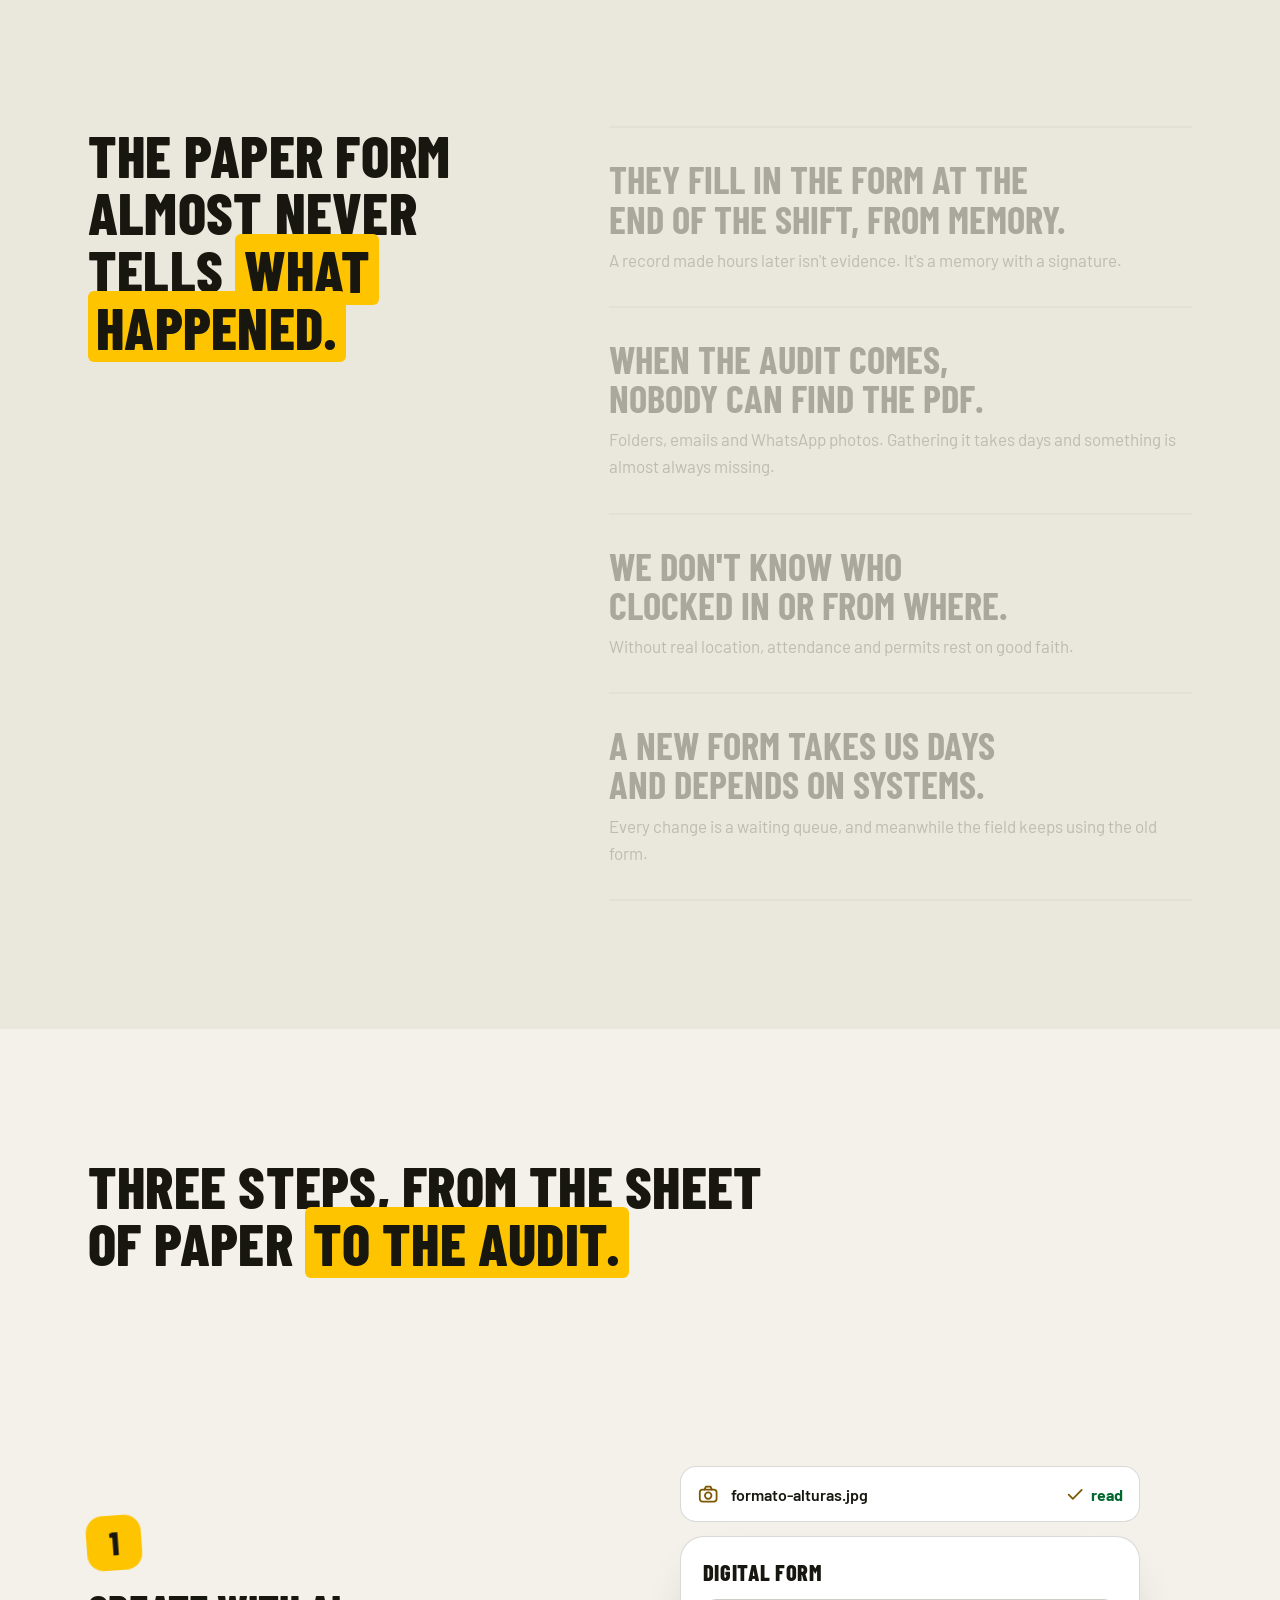
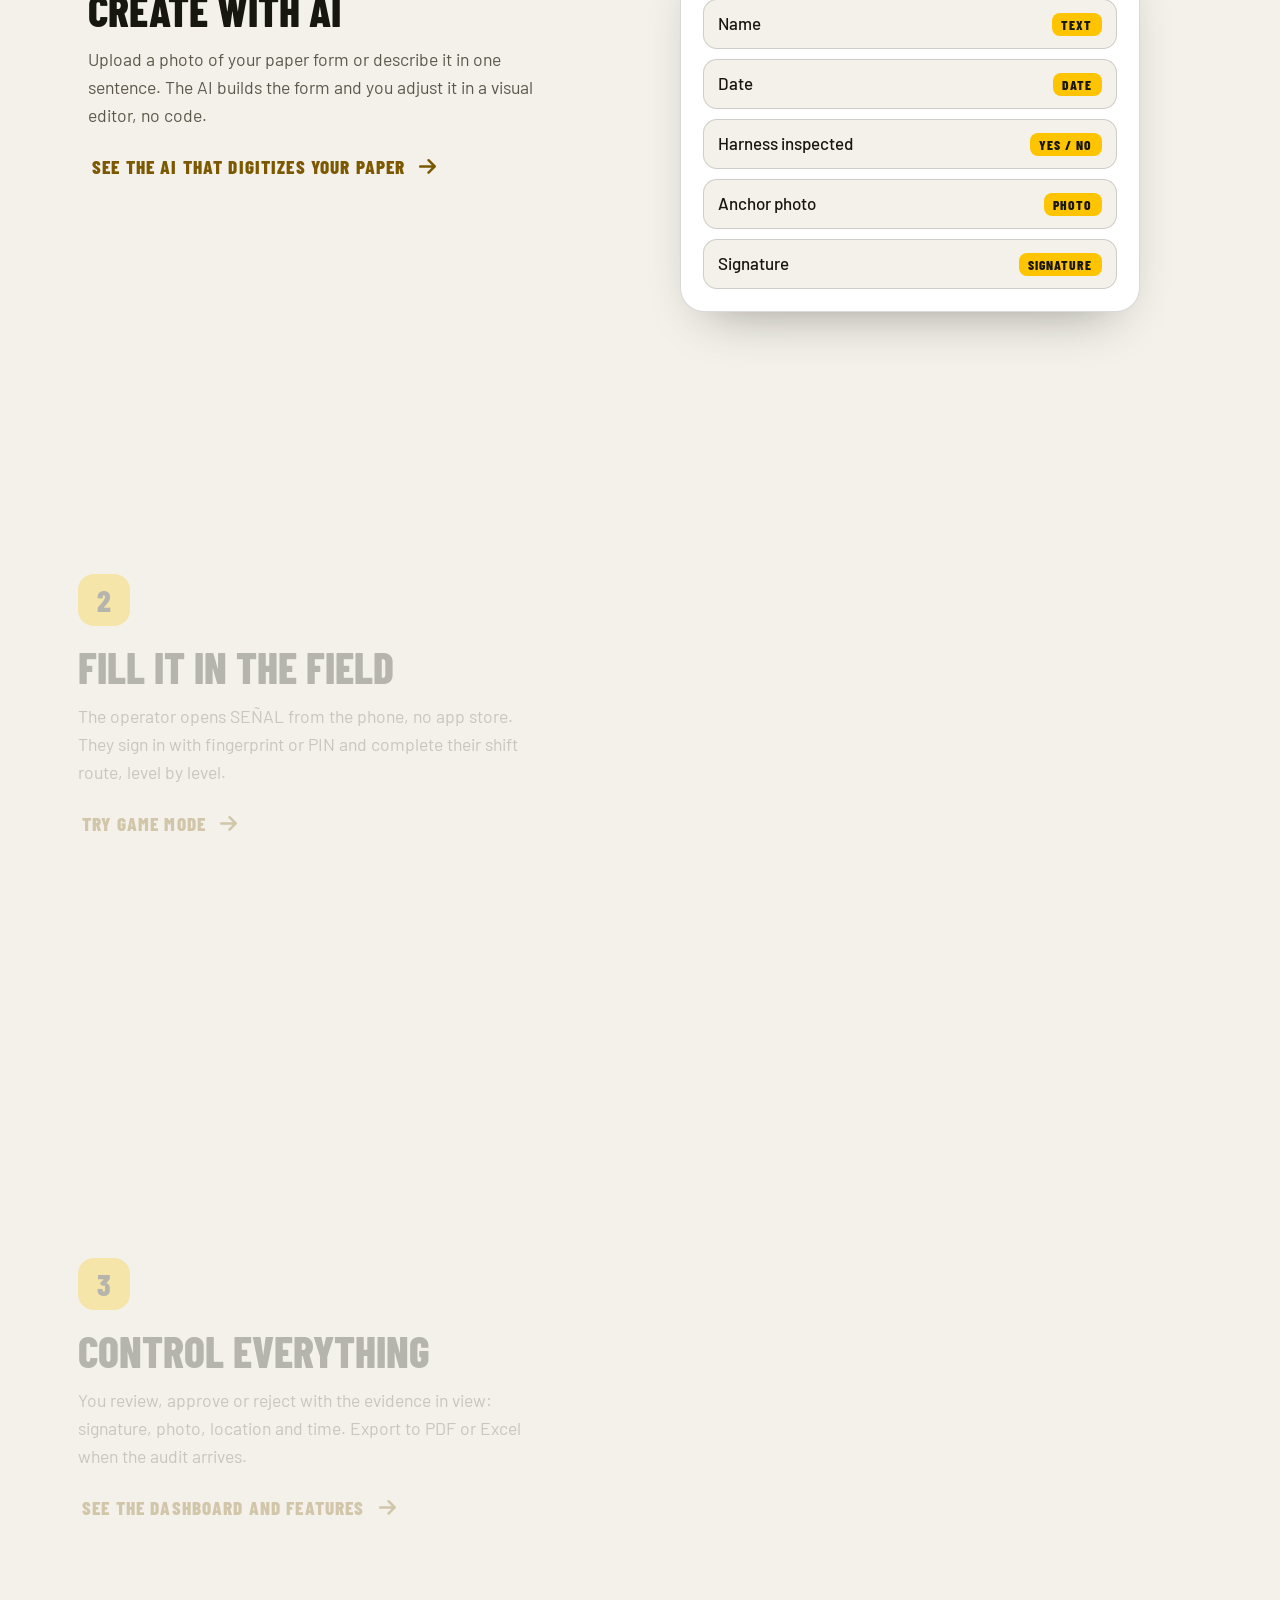
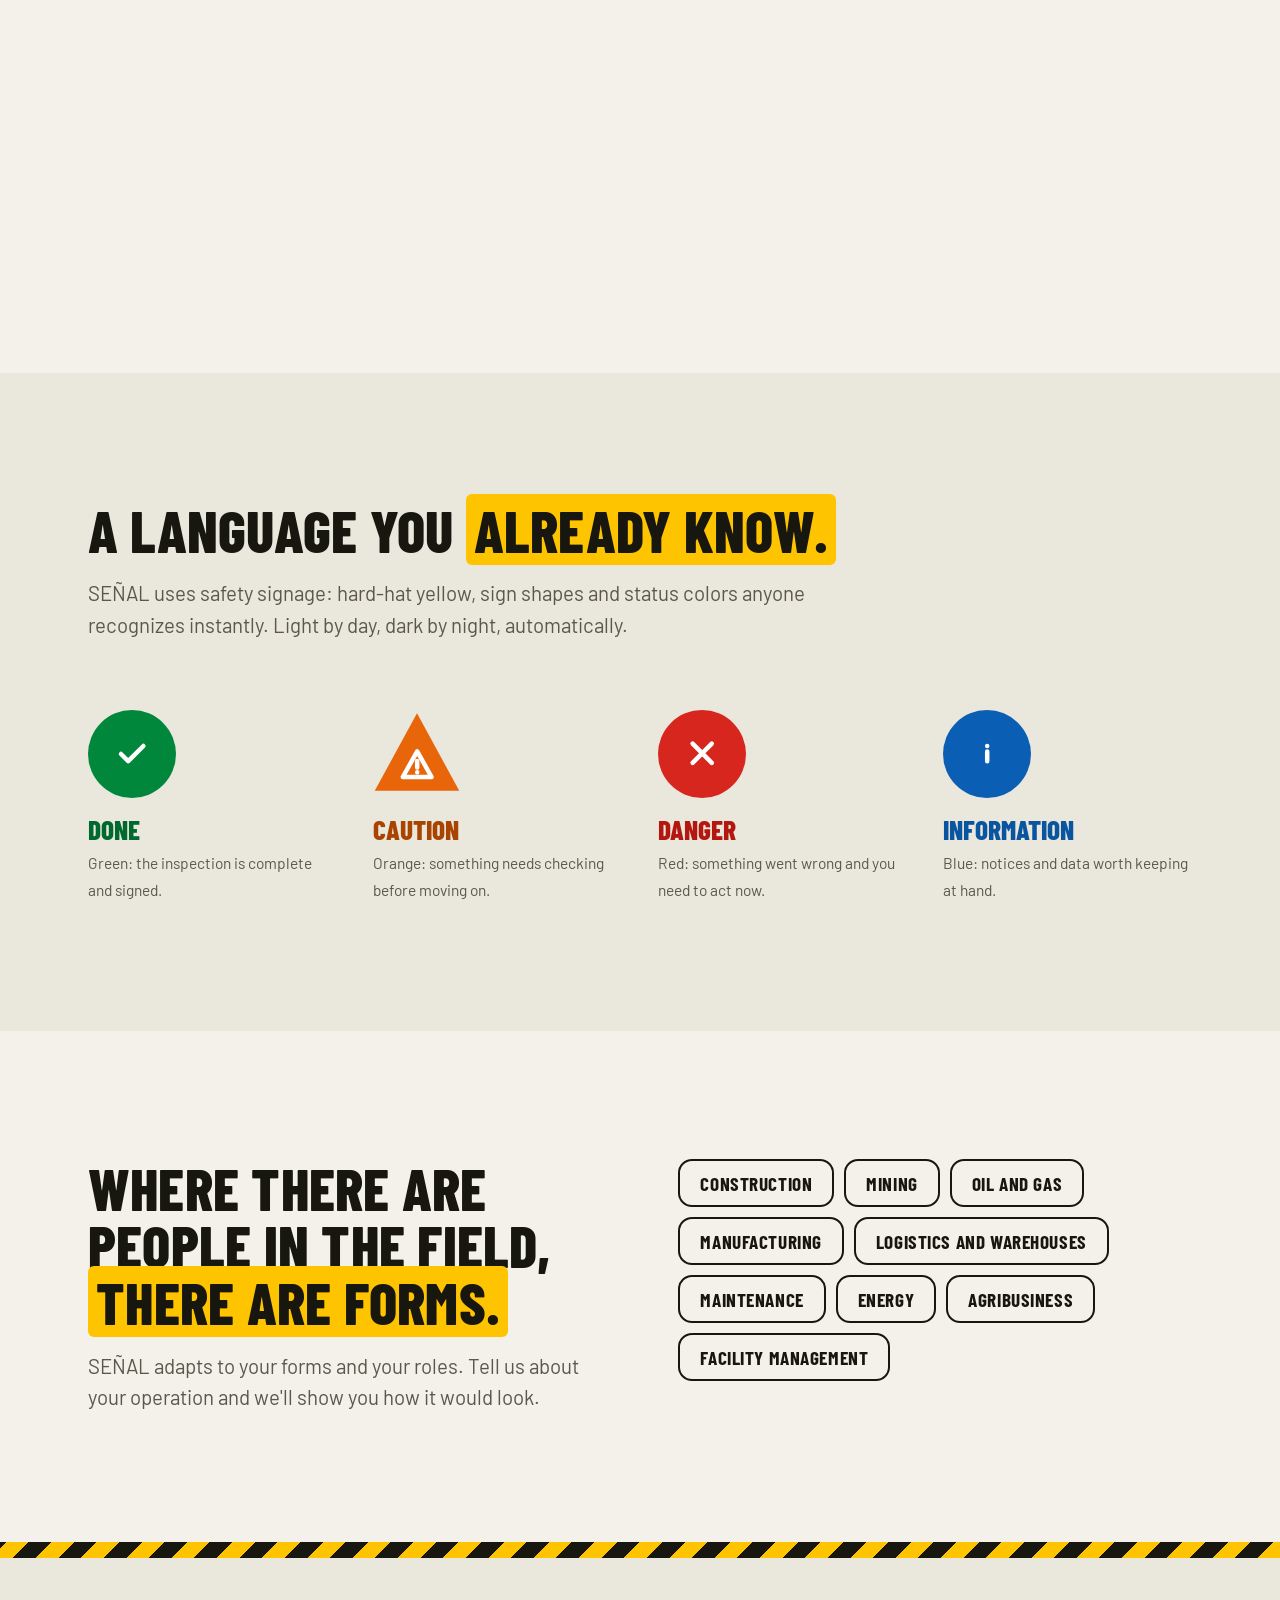
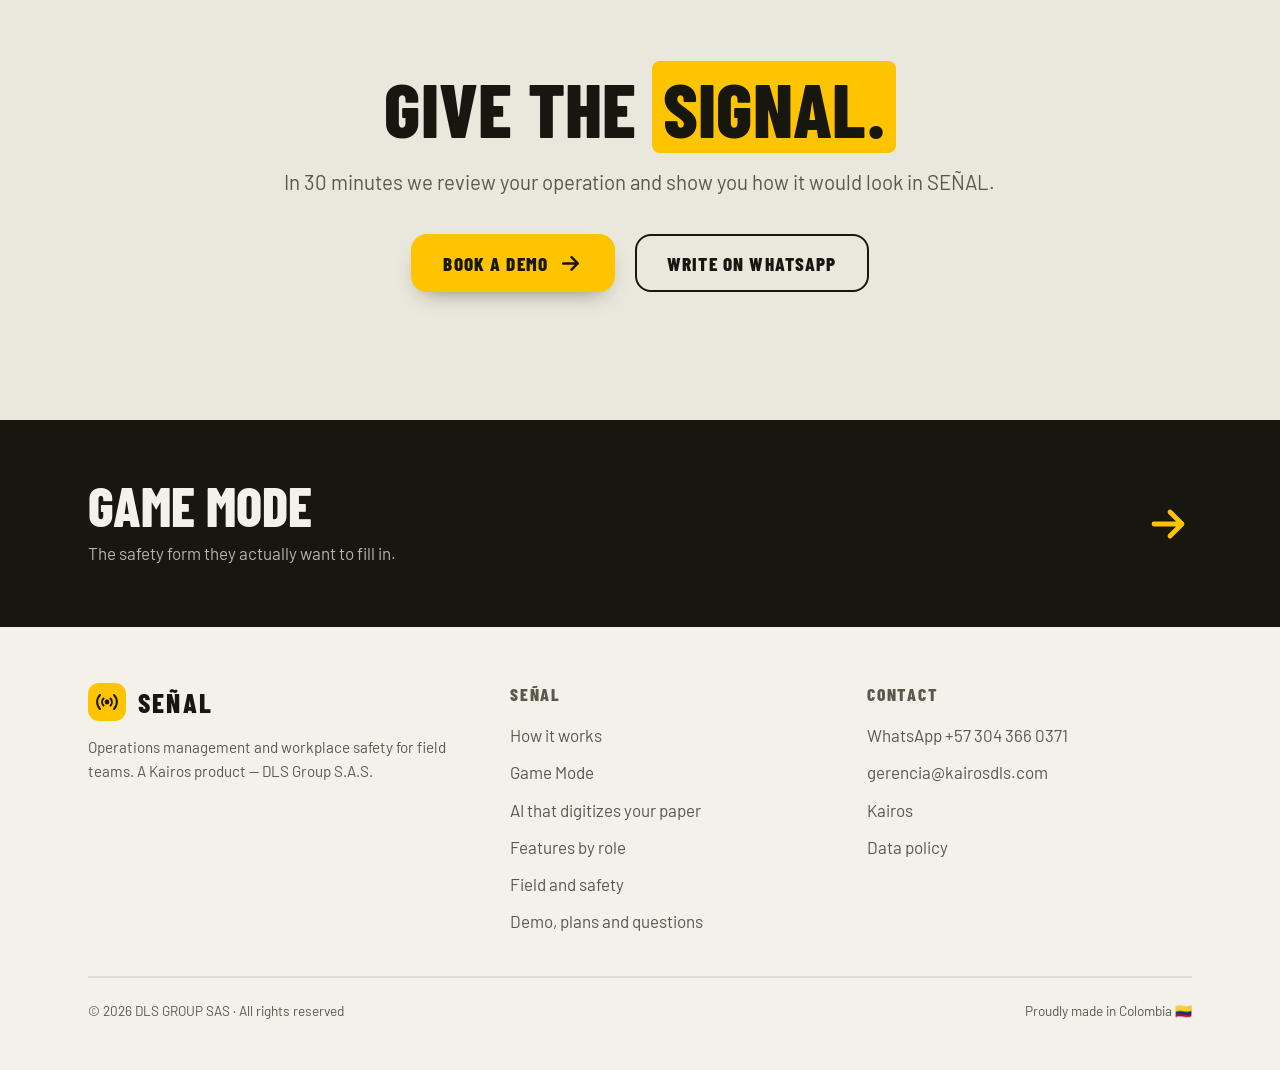
<file: senal.html>
<!DOCTYPE html>
<html lang="es">
<head>
<meta charset="UTF-8"/>
<meta name="viewport" content="width=device-width, initial-scale=1.0, viewport-fit=cover"/>
<title>SEÑAL — Gestión operativa y seguridad laboral en campo | Kairos</title>
<script>document.documentElement.classList.add('js')</script>
<meta name="description" content="SEÑAL digitaliza permisos de trabajo, inspecciones, actas, inventarios y asistencia. Firma digital, foto y geolocalización en cada registro, listos para auditoría. Un producto de Kairos."/>
<meta name="robots" content="index, follow"/>
<meta name="theme-color" content="#F3F1EA" media="(prefers-color-scheme: light)"/>
<meta name="theme-color" content="#141310" media="(prefers-color-scheme: dark)"/>
<link rel="canonical" href="https://kairosdls.com/senal.html"/>
<meta property="og:type" content="website"/>
<meta property="og:title" content="SEÑAL — Gestión operativa y seguridad laboral en campo | Kairos"/>
<meta property="og:description" content="SEÑAL digitaliza permisos de trabajo, inspecciones, actas, inventarios y asistencia. Firma digital, foto y geolocalización en cada registro, listos para auditoría. Un producto de Kairos."/>
<meta property="og:url" content="https://kairosdls.com/senal.html"/>
<meta property="og:image" content="https://kairosdls.com/og-image.png"/>
<meta property="og:locale" content="es_CO"/>
<meta name="twitter:card" content="summary_large_image"/>
<meta name="twitter:title" content="SEÑAL — Gestión operativa y seguridad laboral en campo | Kairos"/>
<meta name="twitter:description" content="SEÑAL digitaliza permisos de trabajo, inspecciones, actas, inventarios y asistencia. Firma digital, foto y geolocalización en cada registro, listos para auditoría. Un producto de Kairos."/>
<meta name="twitter:image" content="https://kairosdls.com/og-image.png"/>
<link rel="icon" type="image/png" href="logo3.png"/>
<link rel="apple-touch-icon" href="logo3.png"/>
<script type="application/ld+json">
{
  "@context": "https://schema.org",
  "@type": "SoftwareApplication",
  "name": "SEÑAL",
  "applicationCategory": "BusinessApplication",
  "operatingSystem": "Web (PWA), Android, iOS",
  "inLanguage": "es-CO",
  "url": "https://kairosdls.com/senal.html",
  "description": "SaaS de gestión operativa y seguridad laboral: formularios, permisos de trabajo, actas, inventarios, asistencia y alertas del personal en campo, con firma digital, foto y geolocalización.",
  "publisher": { "@type": "Organization", "name": "Kairos — DLS Group S.A.S.", "url": "https://kairosdls.com" }
}
</script>
<link rel="preconnect" href="https://fonts.googleapis.com"/>
<link rel="preconnect" href="https://fonts.gstatic.com" crossorigin/>
<link href="https://fonts.googleapis.com/css2?family=Barlow+Condensed:wght@600;700;800&family=Barlow:wght@400;500;600;700&display=swap" rel="stylesheet"/>
<link rel="stylesheet" href="assets/senal.css"/>
<script src="assets/i18n.js"></script>
</head>
<body>
<svg width="0" height="0" style="position:absolute" aria-hidden="true"><defs>
<symbol id="s-mark" viewBox="0 0 24 24"><path d="M5 5a10 10 0 0 0 0 14M19 5a10 10 0 0 1 0 14M8.5 8.5a5 5 0 0 0 0 7M15.5 8.5a5 5 0 0 1 0 7"/><circle cx="12" cy="12" r="1.4" fill="currentColor"/></symbol>
<symbol id="s-arrow" viewBox="0 0 24 24"><path d="M5 12h14M13 6l6 6-6 6"/></symbol>
<symbol id="s-check" viewBox="0 0 24 24"><path d="M5 12.5l4.5 4.5L19 7.5"/></symbol>
<symbol id="s-chat" viewBox="0 0 24 24"><path d="M21 11.5a8.5 8.5 0 0 1-12.6 7.4L3 20.5l1.7-5.2A8.5 8.5 0 1 1 21 11.5z"/></symbol>
<symbol id="s-mail" viewBox="0 0 24 24"><rect x="3" y="5" width="18" height="14" rx="3"/><path d="M3.5 7.5l8.5 6 8.5-6"/></symbol>
<symbol id="s-cal" viewBox="0 0 24 24"><rect x="3" y="5" width="18" height="16" rx="3"/><path d="M3 10h18M8 3v4M16 3v4"/></symbol>
<symbol id="s-pin" viewBox="0 0 24 24"><path d="M12 21s-7-6.2-7-11a7 7 0 0 1 14 0c0 4.8-7 11-7 11z"/><circle cx="12" cy="10" r="2.5"/></symbol>
<symbol id="s-cam" viewBox="0 0 24 24"><rect x="3" y="7" width="18" height="13" rx="3"/><path d="M8 7l1.5-3h5L16 7"/><circle cx="12" cy="13.5" r="3.5"/></symbol>
<symbol id="s-finger" viewBox="0 0 24 24"><path d="M12 4a7 7 0 0 0-7 7v2M12 8a3 3 0 0 0-3 3v3a8 8 0 0 0 1.5 4.5M12 12v2.5a10 10 0 0 0 2 6M16 10.5V14c0 2 .4 3.8 1.2 5.4M19 12v-1a7 7 0 0 0-3-5.7"/></symbol>
<symbol id="s-wifioff" viewBox="0 0 24 24"><path d="M3 3l18 18M2 8.8a15 15 0 0 1 4-2.4M22 8.8a15 15 0 0 0-8-3.6M5.5 12.6a10 10 0 0 1 3-1.9M18.5 12.6a10 10 0 0 0-3.4-2M9 16.2a5 5 0 0 1 6 0M12 20h.01"/></symbol>
<symbol id="s-phone" viewBox="0 0 24 24"><rect x="7" y="2" width="10" height="20" rx="3"/><path d="M11 18h2"/></symbol>
<symbol id="s-users" viewBox="0 0 24 24"><circle cx="9" cy="8" r="3.5"/><path d="M2.5 20c.6-3.6 3.2-5.5 6.5-5.5s5.9 1.9 6.5 5.5M16 5.2a3.5 3.5 0 0 1 0 6.6M18 14.8c2 .6 3.2 2.3 3.5 5.2"/></symbol>
<symbol id="s-plug" viewBox="0 0 24 24"><path d="M9 3v5M15 3v5M6 8h12v3a6 6 0 0 1-12 0V8zM12 17v4"/></symbol>
<symbol id="s-doc" viewBox="0 0 24 24"><path d="M7 3h7l4 4v14H7V3zM14 3v4h4M10 12h5M10 16h5"/></symbol>
<symbol id="s-spark" viewBox="0 0 24 24"><path d="M12 3l1.8 5.2L19 10l-5.2 1.8L12 17l-1.8-5.2L5 10l5.2-1.8L12 3zM19 16l.7 2 2 .7-2 .7-.7 2-.7-2-2-.7 2-.7.7-2z"/></symbol>
<symbol id="s-shield" viewBox="0 0 24 24"><path d="M12 3l8 3v6c0 5-3.5 8-8 9-4.5-1-8-4-8-9V6l8-3z"/><path d="M9 12l2 2 4-4"/></symbol>
<symbol id="s-alert" viewBox="0 0 24 24"><path d="M12 4l9 16H3L12 4zM12 10v4M12 17h.01"/></symbol>
<symbol id="s-sign" viewBox="0 0 24 24"><path d="M3 18c3 0 4-8 6-8s0 8 3 8 3-5 5-5 1 3 4 3"/></symbol>
<symbol id="s-layers" viewBox="0 0 24 24"><path d="M12 3l9 5-9 5-9-5 9-5zM3 13l9 5 9-5"/></symbol>
<symbol id="s-clock" viewBox="0 0 24 24"><circle cx="12" cy="12" r="9"/><path d="M12 7v5l3 2"/></symbol>
<symbol id="s-download" viewBox="0 0 24 24"><path d="M12 4v11M7 11l5 5 5-5M5 20h14"/></symbol>
<symbol id="s-lock" viewBox="0 0 24 24"><rect x="5" y="11" width="14" height="10" rx="2"/><path d="M8 11V8a4 4 0 0 1 8 0v3"/></symbol>
<symbol id="s-bolt" viewBox="0 0 24 24"><path d="M13 2L4 14h7l-1 8 9-12h-7l1-8z"/></symbol>
<symbol id="s-game" viewBox="0 0 24 24"><path d="M7 7h10a5 5 0 0 1 4.9 4l.9 4.4a2.5 2.5 0 0 1-4.3 2.1L16 16H8l-2.5 1.5a2.5 2.5 0 0 1-4.3-2.1l.9-4.4A5 5 0 0 1 7 7zM7 10v4M5 12h4M15.5 11h.01M18 13h.01"/></symbol>
<symbol id="s-building" viewBox="0 0 24 24"><path d="M4 21V5l8-2v18M12 9h8v12M7 9h2M7 13h2M7 17h2M15 13h2M15 17h2"/></symbol>
<symbol id="s-box" viewBox="0 0 24 24"><path d="M3 7l9-4 9 4-9 4-9-4zM3 7v10l9 4 9-4V7M12 11v10"/></symbol>
<symbol id="s-edit" viewBox="0 0 24 24"><path d="M4 20l4-1L19 8l-3-3L5 16l-1 4z"/></symbol>
<symbol id="s-chart" viewBox="0 0 24 24"><path d="M4 20h16M7 20v-7M12 20V6M17 20v-10"/></symbol>
<symbol id="s-bell" viewBox="0 0 24 24"><path d="M6 16v-5a6 6 0 1 1 12 0v5l1.5 2h-15L6 16zM10 21h4"/></symbol>
<symbol id="s-flow" viewBox="0 0 24 24"><path d="M4 4h6v6H4zM14 14h6v6h-6zM10 7h4a3 3 0 0 1 3 3v4"/></symbol>
<symbol id="s-type" viewBox="0 0 24 24"><path d="M5 6V4h14v2M12 4v16M9 20h6"/></symbol>
<symbol id="s-hash" viewBox="0 0 24 24"><path d="M5 9h14M5 15h14M10 4L8 20M16 4l-2 16"/></symbol>
<symbol id="s-list" viewBox="0 0 24 24"><path d="M9 6h11M9 12h11M9 18h11M4 6h.01M4 12h.01M4 18h.01"/></symbol>
<symbol id="s-toggle" viewBox="0 0 24 24"><rect x="2" y="7" width="20" height="10" rx="5"/><circle cx="16" cy="12" r="2.5"/></symbol>
<symbol id="s-x" viewBox="0 0 24 24"><path d="M6 6l12 12M18 6L6 18"/></symbol>
<symbol id="s-info" viewBox="0 0 24 24"><path d="M12 11v6M12 7.5h.01"/></symbol>
<symbol id="s-file" viewBox="0 0 24 24"><path d="M7 3h7l4 4v14H7V3zM14 3v4h4"/></symbol>
</defs></svg>
<a class="skip" href="#main">Saltar al contenido</a>
<header class="sn">
  <a href="senal.html" class="sn-logo" aria-label="SEÑAL — inicio"><span class="sn-mark"><svg class="ico " aria-hidden="true"><use href="#s-mark"/></svg></span>SEÑAL<small>por Kairos</small></a>
  <button type="button" class="sn-tg" aria-label="Menú" aria-expanded="false" aria-controls="snl"><span></span><span></span></button>
  <nav class="sn-links" id="snl" aria-label="Principal">
      <a href="senal.html" aria-current="page">Cómo funciona</a>
      <a href="senal-juego.html">Modo Juego</a>
      <a href="senal-ia.html">IA</a>
      <a href="senal-funciones.html">Funciones</a>
      <a href="senal-campo.html">Campo</a>
      <a href="index.html">Kairos</a>
      <a href="senal-demo.html" class="b b-p" data-cta="nav_demo">Agenda una demo</a>
  </nav>
</header>
<main id="main">
<section class="hero">
  
  <div class="wrap">
    <div class="hero-g">
      <div>
        <h1 class="h1 hi">Tu operación en campo, con <em>señal clara.</em></h1>
        <p class="lead hi d1">SEÑAL digitaliza permisos, inspecciones, actas, inventarios y asistencia. Cada formulario queda firmado, geolocalizado y listo para la auditoría.</p>
        <div class="btns hi d2">
          <a href="senal-demo.html" class="b b-p" data-cta="hero_demo">Agenda una demo <svg class="ico " aria-hidden="true"><use href="#s-arrow"/></svg></a>
          <a href="#como" class="b b-l">Ver cómo funciona <svg class="ico " aria-hidden="true"><use href="#s-arrow"/></svg></a>
        </div>
      </div>
      <div class="hi d3"><div class="duo" data-par>
        <div class="phone-w" data-phone data-mode="game">
    
    <div class="phone th-light"><div class="scr phone-screen"></div></div>
    <p class="cap">La Ruta de la jornada: cada inspección es una estación. Verde, hecha. Amarillo, la siguiente.</p>
    <p class="live" aria-live="polite"></p>
  </div>
        <div class="phone-w" data-phone data-mode="game" inert aria-hidden="true">
    
    <div class="phone th-dark"><div class="scr phone-screen"></div></div>
    <p class="cap">La Ruta de la jornada: cada inspección es una estación. Verde, hecha. Amarillo, la siguiente.</p>
    <p class="live" aria-live="polite"></p>
  </div>
      </div>
      <p class="cap duo-cap" style="display:block">La Ruta de la jornada: cada inspección es una estación. Verde, hecha. Amarillo, la siguiente.</p></div>
    </div>
  </div>
</section>
<div class="tape" aria-hidden="true"></div>

<section class="trust" aria-label="Clientes y cifras">
  <div class="wrap">
    <div class="slot"><p>Clientes y pilotos</p><span class="mark-note">Abriendo pilotos: sé de los primeros en usar SEÑAL</span></div>
    <div class="slot"><p>SEÑAL en cifras</p><span class="mark-note">11 tipos de campo · 5 estaciones por jornada · respuesta en menos de 24 h</span></div>
  </div>
</section>

<section class="sec" id="obra">
  <div class="wrap two top">
    <div class="rv">
      <h2 class="h2">Pensada para quien <em>trabaja en obra.</em></h2>
      <p class="lead">Una app de gestión operativa y seguridad laboral que se lee a pleno sol, se toca con guantes y, con la sesión iniciada, sigue funcionando sin señal.</p>
    </div>
    <ul class="facts rv" style="--d:.1s">
      <li><svg class="ico " aria-hidden="true"><use href="#s-users"/></svg><b>El obrero</b><span>Marca su entrada, completa sus inspecciones como una ruta de estaciones y firma desde el celular.</span></li>
      <li><svg class="ico " aria-hidden="true"><use href="#s-chart"/></svg><b>El administrador</b><span>Ve en tiempo real qué se hizo, qué falta y qué salió mal.</span></li>
    </ul>
  </div>
</section>

<section class="sec alt" id="problema">
  <div class="wrap pain-g">
    <h2 class="h2 rv">El formato en papel casi nunca cuenta <em>lo que pasó.</em></h2>
    <ul class="pains" data-focus>
      <li><q>Llenan el formato al final del turno, de memoria.</q><p>Un registro hecho horas después no es evidencia. Es un recuerdo con firma.</p></li>
      <li><q>Cuando llega la auditoría, nadie encuentra el PDF.</q><p>Carpetas, correos y fotos de WhatsApp. Reunirlo toma días y casi siempre falta algo.</p></li>
      <li><q>No sabemos quién marcó la entrada ni desde dónde.</q><p>Sin ubicación real, la asistencia y los permisos se sostienen en la buena fe.</p></li>
      <li><q>Un formato nuevo nos toma días y depende de sistemas.</q><p>Cada cambio es una cola de espera, y mientras tanto el campo sigue con el formato viejo.</p></li>
    </ul>
  </div>
</section>

<section class="sec" id="como">
  <div class="wrap">
    <div class="sec-h rv"><h2 class="h2">Tres pasos, de la hoja de papel <em>a la auditoría.</em></h2></div>
    <div class="story" data-story="steps"><div class="story-g"><div class="story-steps"><div class="story-step"><span class="no">1</span><h3>Crea con IA</h3><p>Sube la foto de tu formato en papel o descríbelo en una frase. La IA arma el formulario y tú lo ajustas en un editor visual, sin código.</p><a href="senal-ia.html" class="b b-l" data-cta="step_ia">Ver la IA que digitaliza tu papel <svg class="ico " aria-hidden="true"><use href="#s-arrow"/></svg></a></div><div class="story-step"><span class="no">2</span><h3>Llena en campo</h3><p>El operario abre SEÑAL desde el celular, sin tienda de apps. Entra con huella o PIN y completa su ruta de la jornada, nivel por nivel.</p><a href="senal-juego.html" class="b b-l" data-cta="step_juego">Probar el Modo Juego <svg class="ico " aria-hidden="true"><use href="#s-arrow"/></svg></a></div><div class="story-step"><span class="no">3</span><h3>Controla todo</h3><p>Revisas, apruebas o rechazas con la evidencia a la vista: firma, foto, ubicación y hora. Exportas a PDF o Excel cuando la auditoría llegue.</p><a href="senal-funciones.html" class="b b-l" data-cta="step_funciones">Ver el panel y las funciones <svg class="ico " aria-hidden="true"><use href="#s-arrow"/></svg></a></div></div><div class="story-stage" inert aria-hidden="true"><div class="scene" data-s="0"><div class="card-s"><div class="file-chip"><svg class="ico " aria-hidden="true"><use href="#s-cam"/></svg>formato-alturas.jpg<span><svg class="ico " aria-hidden="true"><use href="#s-check"/></svg> leído</span></div><div class="dform "><h4>Formulario digital <span><svg class="ico " aria-hidden="true"><use href="#s-check"/></svg> Listo para ajustar</span></h4><div class="df" style="--i:0"><span>Nombre</span><em>Texto</em></div><div class="df" style="--i:1"><span>Fecha</span><em>Fecha</em></div><div class="df" style="--i:2"><span>Arnés inspeccionado</span><em>Sí / No</em></div><div class="df" style="--i:3"><span>Foto del anclaje</span><em>Foto</em></div><div class="df" style="--i:4"><span>Firma</span><em>Firma</em></div></div></div></div>
  <div class="scene" data-s="1"><div class="phone"><div class="scr route-screen"></div></div></div>
  <div class="scene" data-s="2"><div class="adm"><div class="adm-h">Revisión · permisos de hoy</div><ul class="adm-l"><li><b>J. Ramírez</b><span>Trabajo en alturas</span><i class="chip ok">Aprobado</i></li><li class="new"><b>M. Torres</b><span>Trabajo eléctrico</span><i class="chip pend" data-flip>Pendiente</i></li><li><b>C. López</b><span>Trabajo en caliente</span><i class="chip bad">Rechazado</i></li></ul><div class="adm-ev"><span><svg class="ico " aria-hidden="true"><use href="#s-check"/></svg>Firma</span><span><svg class="ico " aria-hidden="true"><use href="#s-check"/></svg>Foto</span><span><svg class="ico " aria-hidden="true"><use href="#s-check"/></svg>Ubicación</span><span><svg class="ico " aria-hidden="true"><use href="#s-check"/></svg>Hora</span></div></div></div></div></div></div>
  </div>
</section>

<section class="sec alt" id="senaletica">
  <div class="wrap">
    <div class="sec-h rv"><h2 class="h2">Un lenguaje que <em>ya conoces.</em></h2>
      <p class="lead">SEÑAL usa la señalética de seguridad: amarillo de casco, formas de cartel y colores de estado que cualquiera reconoce al instante. Claro de día, oscuro de noche, automáticamente.</p></div>
    <div class="signs rv">
      <div class="sign ok"><span class="pic"><svg class="ico " aria-hidden="true"><use href="#s-check"/></svg></span><b>Hecho</b><span>Verde: la inspección quedó completa y firmada.</span></div>
      <div class="sign warn"><span class="pic"><svg class="ico " aria-hidden="true"><use href="#s-alert"/></svg></span><b>Atención</b><span>Naranja: hay algo por revisar antes de seguir.</span></div>
      <div class="sign bad"><span class="pic"><svg class="ico " aria-hidden="true"><use href="#s-x"/></svg></span><b>Peligro</b><span>Rojo: algo salió mal y hay que actuar ya.</span></div>
      <div class="sign info"><span class="pic"><svg class="ico " aria-hidden="true"><use href="#s-info"/></svg></span><b>Información</b><span>Azul: avisos y datos que conviene tener a la mano.</span></div>
    </div>
  </div>
</section>

<section class="sec" id="industrias">
  <div class="wrap two top">
    <div class="rv">
      <h2 class="h2">Donde hay personal en campo, <em>hay formatos.</em></h2>
      <p class="lead">SEÑAL se adapta a tus formatos y a tus cargos. Cuéntanos tu operación y te mostramos cómo quedaría.</p>
    </div>
    <ul class="ind rv" style="--d:.1s">
      <li>Construcción</li><li>Minería</li><li>Petróleo y gas</li><li>Manufactura</li><li>Logística y almacenes</li><li>Mantenimiento</li><li>Energía</li><li>Agroindustria</li><li>Facility management</li>
    </ul>
  </div>
</section>

<section class="sec close">
  <div class="wrap">
    <h2 class="h2 rv">Da la <em>señal.</em></h2>
    <p class="lead rv" style="--d:.08s">En 30 minutos revisamos tu operación y te mostramos cómo quedaría en SEÑAL.</p>
    <div class="btns rv" style="--d:.16s">
      <a href="senal-demo.html" class="b b-p" data-cta="close_demo">Agenda una demo <svg class="ico " aria-hidden="true"><use href="#s-arrow"/></svg></a>
      <a href="https://wa.me/573043660371?text=Hola%2C%20quiero%20saber%20m%C3%A1s%20sobre%20SE%C3%91AL" target="_blank" rel="noopener" class="b b-g" data-cta="close_wa">Escribir por WhatsApp</a>
    </div>
  </div>
</section>

<section class="next"><div class="wrap"><a href="senal-juego.html"><span><b>Modo Juego</b><span class="d">El formulario de seguridad que sí quieren llenar.</span></span><svg class="ico " aria-hidden="true"><use href="#s-arrow"/></svg></a></div></section>
</main>
<footer class="sf">
  <div class="tape" aria-hidden="true"></div>
  <div class="wrap">
    <div class="sf-g">
      <div>
        <a href="senal.html" class="sn-logo"><span class="sn-mark"><svg class="ico " aria-hidden="true"><use href="#s-mark"/></svg></span>SEÑAL</a>
        <p>Gestión operativa y seguridad laboral para quien trabaja en campo. Un producto de Kairos — DLS Group S.A.S.</p>
      </div>
      <div>
        <h5>SEÑAL</h5>
        <ul>
          <li><a href="senal.html">Cómo funciona</a></li>
          <li><a href="senal-juego.html">Modo Juego</a></li>
          <li><a href="senal-ia.html">IA que digitaliza tu papel</a></li>
          <li><a href="senal-funciones.html">Funciones por rol</a></li>
          <li><a href="senal-campo.html">Campo y seguridad</a></li>
          <li><a href="senal-demo.html">Demo, planes y preguntas</a></li>
        </ul>
      </div>
      <div>
        <h5>Contacto</h5>
        <ul>
          <li><a href="https://wa.me/573043660371?text=Hola%2C%20quiero%20saber%20m%C3%A1s%20sobre%20SE%C3%91AL" target="_blank" rel="noopener">WhatsApp +57 304 366 0371</a></li>
          <li><a href="mailto:gerencia@kairosdls.com">gerencia@kairosdls.com</a></li>
          <li><a href="index.html">Kairos</a></li>
          <li><a href="politica-datos.html">Política de datos</a></li>
        </ul>
      </div>
    </div>
    <div class="kd"><span>© 2026 DLS GROUP SAS · Todos los derechos reservados</span><span>Hecho con orgullo en Colombia 🇨🇴</span></div>
  </div>
</footer>
<a class="wa" href="https://wa.me/573043660371?text=Hola%2C%20quiero%20saber%20m%C3%A1s%20sobre%20SE%C3%91AL" target="_blank" rel="noopener" aria-label="Escríbenos por WhatsApp"><svg class="ico " aria-hidden="true"><use href="#s-chat"/></svg><span>Escríbenos</span></a>
<script>i18n.apply()</script>
<script src="assets/senal.js"></script>
<script src="assets/site.js"></script>
</body>
</html>
</file>
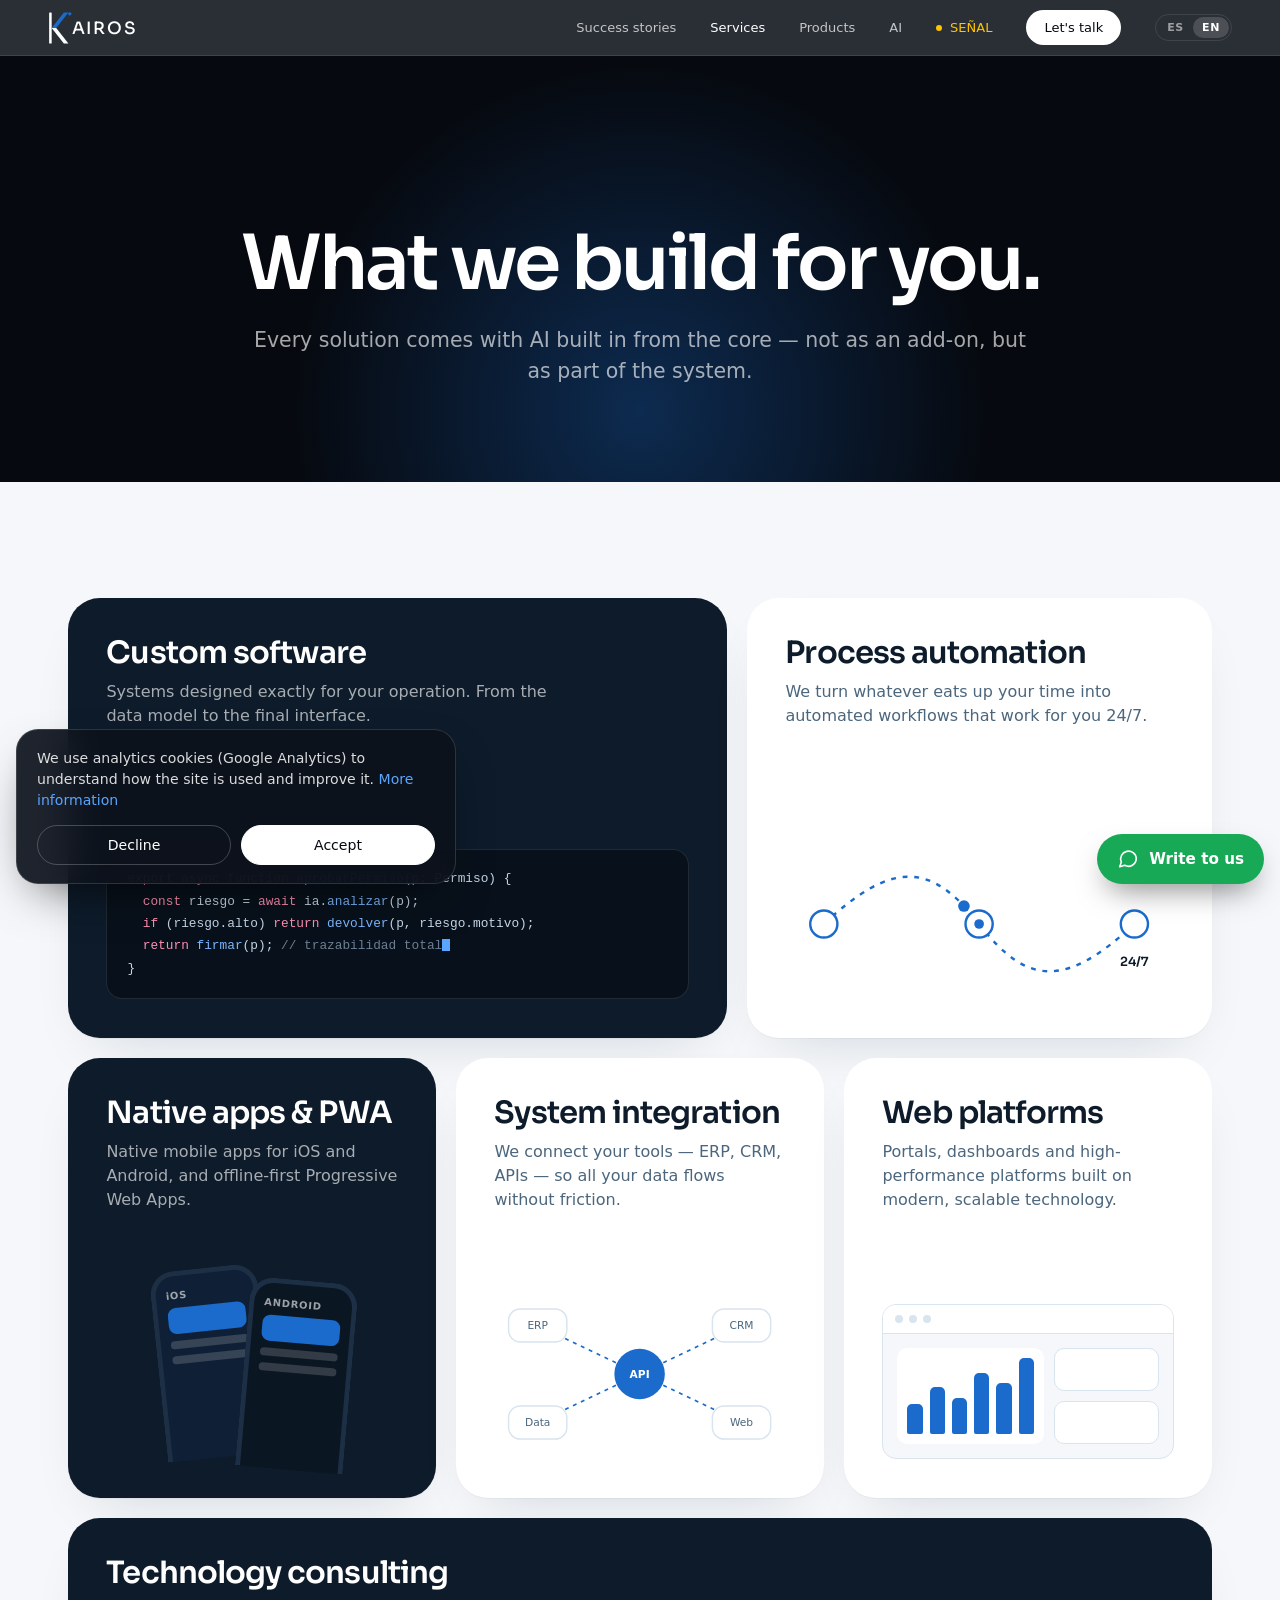
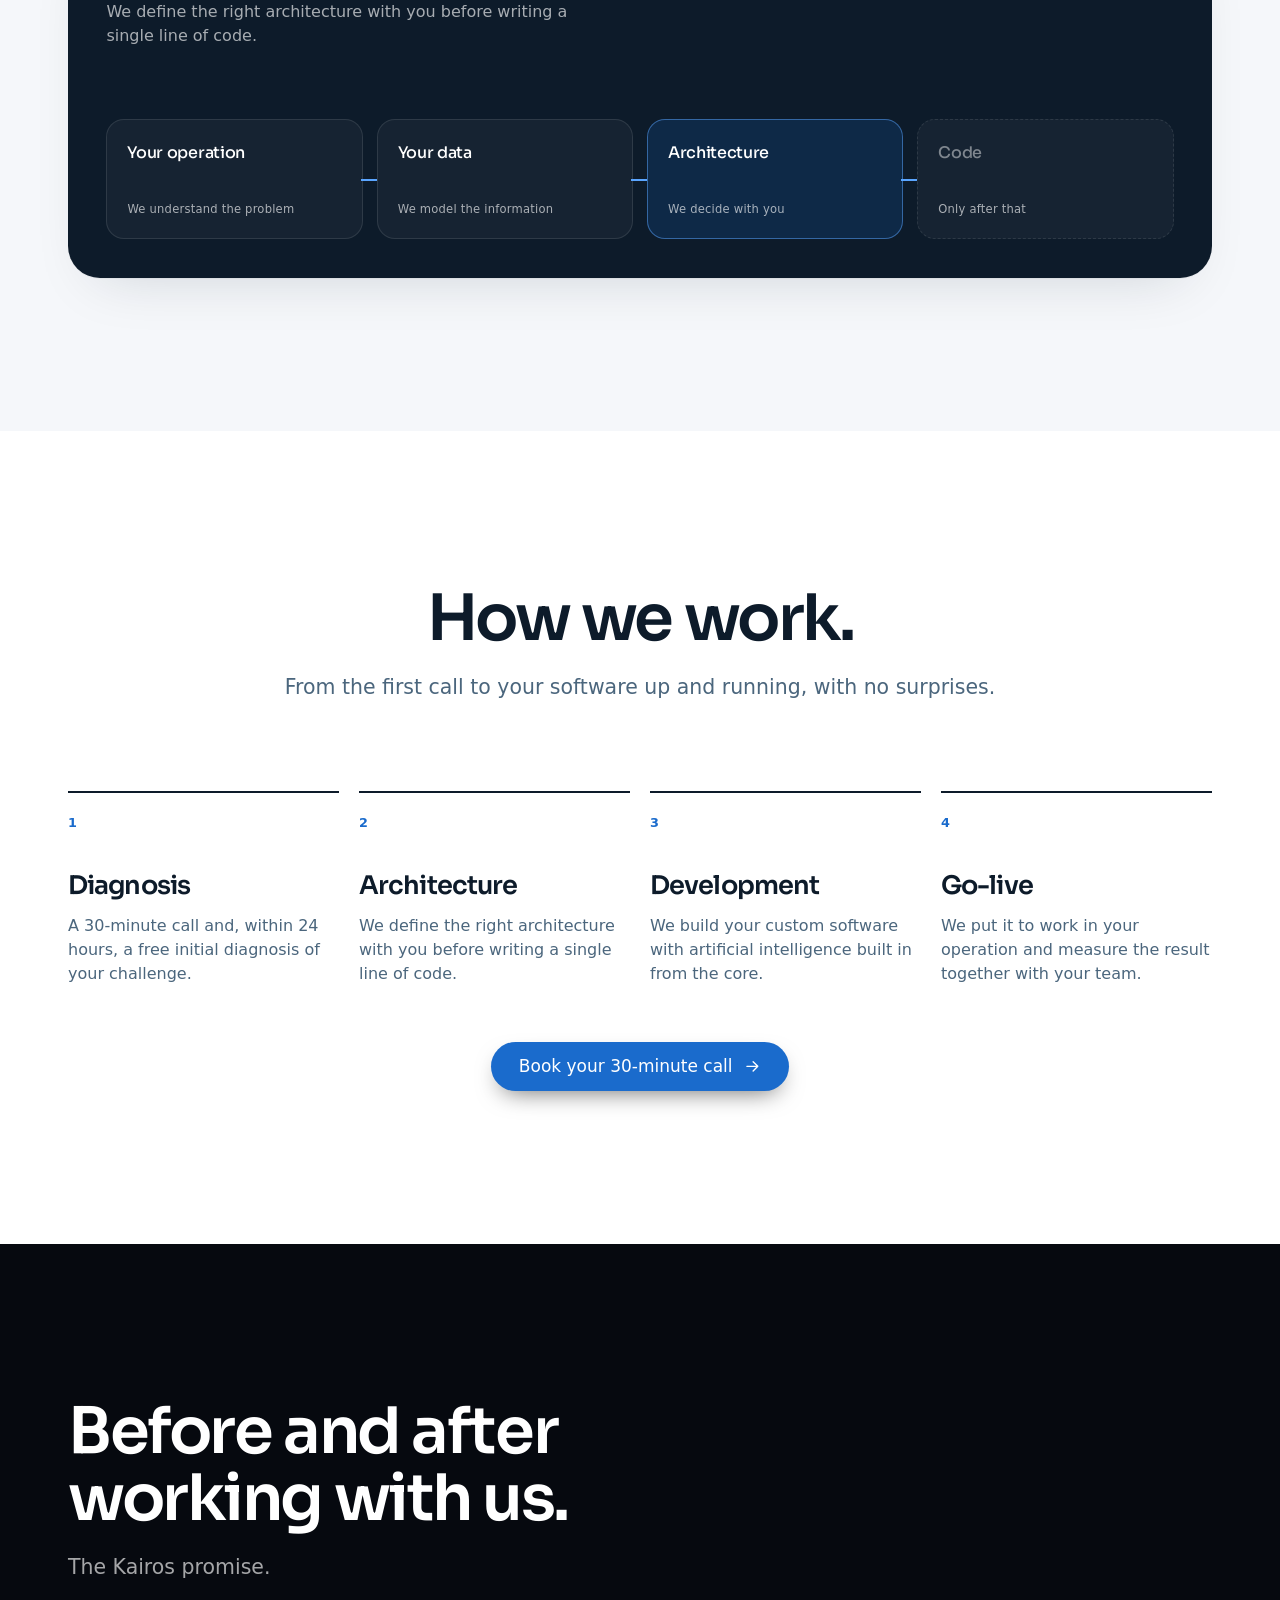
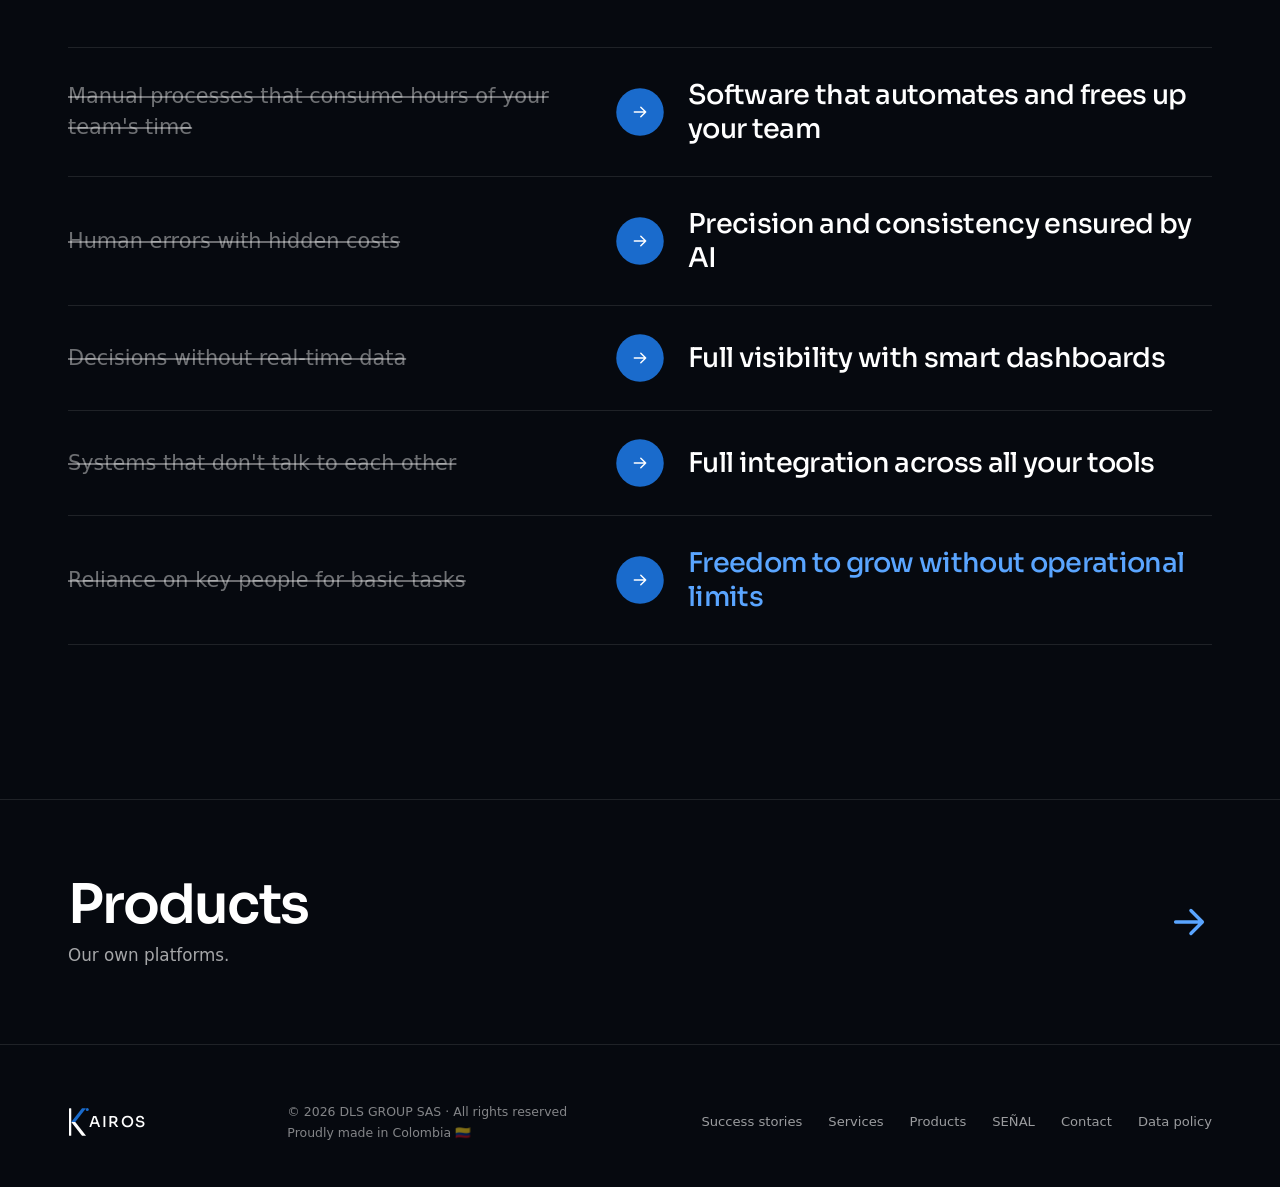
<file: servicios.html>
<!DOCTYPE html>
<html lang="es" class="sub">
<head>
<meta charset="UTF-8"/>
<meta name="viewport" content="width=device-width, initial-scale=1.0, viewport-fit=cover"/>
<title>Servicios — Kairos</title>
<script>document.documentElement.classList.add('js')</script>
<meta name="description" content="Software a medida, apps nativas, PWA, automatización e integraciones con IA. Conoce cómo trabajamos, de la primera llamada a tu software en marcha."/>
<meta name="robots" content="index, follow"/>
<meta name="theme-color" content="#06090F"/>
<link rel="canonical" href="https://kairosdls.com/servicios.html"/>
<meta property="og:type" content="website"/>
<meta property="og:title" content="Servicios — Kairos"/>
<meta property="og:description" content="Software a medida, apps nativas, PWA, automatización e integraciones con IA. Conoce cómo trabajamos, de la primera llamada a tu software en marcha."/>
<meta property="og:url" content="https://kairosdls.com/servicios.html"/>
<meta property="og:image" content="https://kairosdls.com/og-image.png"/>
<meta property="og:locale" content="es_CO"/>
<meta name="twitter:card" content="summary_large_image"/>
<meta name="twitter:title" content="Servicios — Kairos"/>
<meta name="twitter:description" content="Software a medida, apps nativas, PWA, automatización e integraciones con IA. Conoce cómo trabajamos, de la primera llamada a tu software en marcha."/>
<meta name="twitter:image" content="https://kairosdls.com/og-image.png"/>
<link rel="icon" type="image/png" href="logo3.png"/>
<link rel="apple-touch-icon" href="logo3.png"/>
<link rel="preconnect" href="https://fonts.googleapis.com"/>
<link rel="preconnect" href="https://fonts.gstatic.com" crossorigin/>
<link href="https://fonts.googleapis.com/css2?family=Sora:wght@300;400;500;600;700&family=Barlow:wght@400;500;600;700&family=Barlow+Condensed:wght@600;700;800&display=swap" rel="stylesheet"/>
<link rel="stylesheet" href="assets/kairos.css"/>
<script src="assets/i18n.js"></script>
</head>
<body>
<svg width="0" height="0" style="position:absolute" aria-hidden="true">
  <defs>
    <symbol id="i-arrow" viewBox="0 0 24 24"><path d="M5 12h14M13 6l6 6-6 6"/></symbol>
    <symbol id="i-chev" viewBox="0 0 24 24"><path d="M9 6l6 6-6 6"/></symbol>
    <symbol id="i-check" viewBox="0 0 24 24"><path d="M5 12.5l4.5 4.5L19 7.5"/></symbol>
    <symbol id="i-chat" viewBox="0 0 24 24"><path d="M21 11.5a8.5 8.5 0 0 1-12.6 7.4L3 20.5l1.7-5.2A8.5 8.5 0 1 1 21 11.5z"/></symbol>
    <symbol id="i-mail" viewBox="0 0 24 24"><rect x="3" y="5" width="18" height="14" rx="3"/><path d="M3.5 7.5l8.5 6 8.5-6"/></symbol>
    <symbol id="i-cal" viewBox="0 0 24 24"><rect x="3" y="5" width="18" height="16" rx="3"/><path d="M3 10h18M8 3v4M16 3v4"/></symbol>
    <symbol id="i-file" viewBox="0 0 24 24"><path d="M7 3h7l4 4v14H7V3zM14 3v4h4"/></symbol>
    <symbol id="i-shield" viewBox="0 0 24 24"><path d="M12 3l8 3v6c0 5-3.5 8-8 9-4.5-1-8-4-8-9V6l8-3z"/><path d="M9 12l2 2 4-4"/></symbol>
    <symbol id="i-bell" viewBox="0 0 24 24"><path d="M6 16v-5a6 6 0 1 1 12 0v5l1.5 2h-15L6 16zM10 21h4"/></symbol>
    <symbol id="i-chart" viewBox="0 0 24 24"><path d="M4 20h16M7 20v-7M12 20V6M17 20v-10"/></symbol>
    <symbol id="i-flow" viewBox="0 0 24 24"><path d="M4 4h6v6H4zM14 14h6v6h-6zM10 7h4a3 3 0 0 1 3 3v4"/></symbol>
    <symbol id="i-spark" viewBox="0 0 24 24"><path d="M12 3l1.8 5.2L19 10l-5.2 1.8L12 17l-1.8-5.2L5 10l5.2-1.8L12 3zM19 16l.7 2 2 .7-2 .7-.7 2-.7-2-2-.7 2-.7.7-2z"/></symbol>
    <symbol id="i-alert" viewBox="0 0 24 24"><path d="M12 4l9 16H3L12 4zM12 10v4M12 17h.01"/></symbol>
    <symbol id="i-pen" viewBox="0 0 24 24"><path d="M4 20l4-1L19 8l-3-3L5 16l-1 4z"/></symbol>
    <symbol id="i-form" viewBox="0 0 24 24"><rect x="5" y="3" width="14" height="18" rx="3"/><path d="M9 8h6M9 12h6M9 16h3"/></symbol>
    <symbol id="i-sig" viewBox="0 0 24 24"><path d="M5 5a10 10 0 0 0 0 14M19 5a10 10 0 0 1 0 14M8.5 8.5a5 5 0 0 0 0 7M15.5 8.5a5 5 0 0 1 0 7"/><circle cx="12" cy="12" r="1.2"/></symbol>
    <symbol id="i-eye" viewBox="0 0 24 24"><path d="M2 12s3.8-7 10-7 10 7 10 7-3.8 7-10 7S2 12 2 12z"/><circle cx="12" cy="12" r="3"/></symbol>
    <symbol id="i-key" viewBox="0 0 24 24"><circle cx="8" cy="15" r="4"/><path d="M11 12l9-9M16 7l3 3M14 9l2 2"/></symbol>
    <symbol id="i-dumb" viewBox="0 0 24 24"><path d="M6.5 7v10M3.5 9.5v5M17.5 7v10M20.5 9.5v5M6.5 12h11"/></symbol>
    <symbol id="i-home" viewBox="0 0 24 24"><path d="M4 11l8-7 8 7v9h-5v-6H9v6H4z"/></symbol>
    <symbol id="i-sign" viewBox="0 0 24 24"><path d="M3 18c3 0 4-8 6-8s0 8 3 8 3-5 5-5 1 3 4 3"/></symbol>
  </defs>
</svg>

<nav>
  <a href="index.html" class="logo-a" aria-label="Kairos — inicio">
    <svg class="logo" viewBox="186 20 340 120" role="img" aria-label="Kairos">
      <rect x="190" y="25" width="9" height="110" rx="2" fill="currentColor"/>
      <polygon points="199,80 242,25 258,25 215,80" fill="#1A6BCC"/>
      <polygon points="199,80 242,135 258,135 215,80" fill="currentColor"/>
      <circle cx="263" cy="30" r="6" fill="#1A6BCC"/>
      <text x="270" y="100" fill="currentColor" font-size="60" font-weight="500" letter-spacing="6">AIROS</text>
    </svg>
  </a>
  <button type="button" class="nav-tg" aria-label="Menú" aria-expanded="false" aria-controls="nl"><span></span><span></span></button>
  <div class="nav-links" id="nl">
    <a href="casos.html">Casos de éxito</a>
    <a href="servicios.html" aria-current="page">Servicios</a>
    <a href="productos.html">Productos</a>
    <a href="ia.html">IA</a>
    <a href="senal.html" class="nav-senal">SEÑAL</a>
    <a href="contacto.html" class="nav-cta">Hablemos</a>
  </div>
</nav>

<main>
<header class="phead">
  <div class="wrap">
    <h1 class="hero-in">Lo que construimos para ti.</h1>
    <p class="lead hero-in d1">Cada solución lleva IA integrada desde el núcleo — no como un add-on, sino como parte del sistema.</p>
  </div>
</header>

<!-- SERVICIOS -->
<section id="servicios" class="services gray-sec">
  <div class="wrap">
    <div class="bento">
      <article class="tile dk t-a rv">
        <h3>Software a medida</h3>
        <p>Sistemas diseñados exactamente para tu operación. Desde el modelo de datos hasta la interfaz final.</p>
        <div class="vis"><pre class="code" aria-hidden="true"><span class="k">export async function</span> <span class="f">aprobarPermiso</span>(p: Permiso) {
  <span class="k">const</span> riesgo = <span class="k">await</span> ia.<span class="f">analizar</span>(p);
  <span class="k">if</span> (riesgo.alto) <span class="k">return</span> <span class="f">devolver</span>(p, riesgo.motivo);
  <span class="k">return</span> <span class="f">firmar</span>(p); <span class="c">// trazabilidad total</span><span class="caret"></span>
}</pre></div>
      </article>
      <article class="tile t-b rv" style="--d:.08s">
        <h3>Automatización de procesos</h3>
        <p>Convertimos lo que te roba tiempo en flujos automáticos que trabajan por ti 24/7.</p>
        <div class="vis">
          <svg class="auto" viewBox="0 0 400 150" aria-hidden="true">
            <path class="dash" d="M40 75 C110 10 150 10 200 75 S290 140 360 75" fill="none" stroke="#1A6BCC" stroke-width="2.5"/>
            <g fill="#fff" stroke="#1A6BCC" stroke-width="2.5"><circle cx="40" cy="75" r="14"/><circle cx="200" cy="75" r="14"/><circle cx="360" cy="75" r="14"/></g>
            <circle cx="200" cy="75" r="5" fill="#1A6BCC"/>
            <circle r="6" fill="#1A6BCC"><animateMotion dur="4s" repeatCount="indefinite" path="M40 75 C110 10 150 10 200 75 S290 140 360 75"/></circle>
            <text x="360" y="118" text-anchor="middle" font-size="13" font-weight="600" fill="#0D1B2A" font-family="Sora,sans-serif">24/7</text>
          </svg>
        </div>
      </article>
      <article class="tile dk t-c rv">
        <h3>Apps nativas y PWA</h3>
        <p>Aplicaciones móviles nativas para iOS y Android, y Progressive Web Apps offline-first.</p>
        <div class="vis"><div class="mp" aria-hidden="true"><div><b>iOS</b><i class="b"></i><i></i><i></i></div><div><b>ANDROID</b><i class="b"></i><i></i><i></i></div></div></div>
      </article>
      <article class="tile t-d rv" style="--d:.08s">
        <h3>Integración de sistemas</h3>
        <p>Conectamos tus herramientas — ERP, CRM, APIs — para que toda tu data fluya sin fricción.</p>
        <div class="vis">
          <svg class="hub" viewBox="0 0 300 170" aria-hidden="true">
            <g stroke="#1A6BCC" stroke-width="1.8" fill="none" stroke-dasharray="4 5" class="dash"><path d="M150 85 L45 35M150 85 L255 35M150 85 L45 135M150 85 L255 135"/></g>
            <circle cx="150" cy="85" r="26" fill="#1A6BCC"/><text class="c" x="150" y="89" text-anchor="middle">API</text>
            <g fill="#fff" stroke="#D8E4EE" stroke-width="1.5"><rect x="15" y="18" width="60" height="34" rx="12"/><rect x="225" y="18" width="60" height="34" rx="12"/><rect x="15" y="118" width="60" height="34" rx="12"/><rect x="225" y="118" width="60" height="34" rx="12"/></g>
            <text x="45" y="39" text-anchor="middle">ERP</text><text x="255" y="39" text-anchor="middle">CRM</text><text x="45" y="139" text-anchor="middle">Datos</text><text x="255" y="139" text-anchor="middle">Web</text>
          </svg>
        </div>
      </article>
      <article class="tile t-e rv" style="--d:.16s">
        <h3>Plataformas web</h3>
        <p>Portales, dashboards y plataformas de alto rendimiento con tecnología moderna y escalable.</p>
        <div class="vis"><div class="bm" aria-hidden="true"><div class="bm-bar"><i></i><i></i><i></i></div><div class="bm-b"><div class="bars"><i style="--i:0;height:40%"></i><i style="--i:1;height:62%"></i><i style="--i:2;height:48%"></i><i style="--i:3;height:80%"></i><i style="--i:4;height:68%"></i><i style="--i:5;height:100%"></i></div><div class="k"></div><div class="k"></div></div></div></div>
      </article>
      <article class="tile dk t-f rv">
        <h3>Consultoría tecnológica</h3>
        <p>Definimos contigo la arquitectura correcta antes de escribir una sola línea de código.</p>
        <div class="vis"><div class="bp" aria-hidden="true">
          <div>Tu operación<small>Entendemos el problema</small></div>
          <div>Tus datos<small>Modelamos la información</small></div>
          <div>Arquitectura<small>Decidimos contigo</small></div>
          <div>Código<small>Recién después</small></div>
        </div></div>
      </article>
    </div>
  </div>
</section>

<!-- CÓMO TRABAJAMOS -->
<section id="proceso" class="process">
  <div class="wrap">
    <div class="head center rv">
      <h2>Así trabajamos.</h2>
      <p class="lead">De la primera llamada a tu software en marcha, sin sorpresas.</p>
    </div>
    <ol class="steps4">
      <li class="rv"><span class="n">1</span><h3>Diagnóstico</h3><p>Una llamada de 30 minutos y, en menos de 24 horas, un diagnóstico inicial sin costo de tu reto.</p></li>
      <li class="rv" style="--d:.08s"><span class="n">2</span><h3>Arquitectura</h3><p>Definimos contigo la arquitectura correcta antes de escribir una sola línea de código.</p></li>
      <li class="rv" style="--d:.16s"><span class="n">3</span><h3>Desarrollo</h3><p>Construimos tu software a medida, con inteligencia artificial integrada desde el núcleo.</p></li>
      <li class="rv" style="--d:.24s"><span class="n">4</span><h3>Puesta en marcha</h3><p>Lo ponemos a trabajar en tu operación y medimos el resultado junto a tu equipo.</p></li>
    </ol>
    <div class="center rv" style="margin-top:56px"><a href="https://calendly.com/dlskairos/30min" target="_blank" rel="noopener" class="btn btn-p">Agenda tu llamada de 30 minutos <svg class="ico"><use href="#i-arrow"/></svg></a></div>
  </div>
</section>

<!-- ANTES / DESPUÉS -->
<section class="shift dark-sec">
  <div class="wrap">
    <div class="head rv">
      <h2>Antes y después<br/>de trabajar con nosotros.</h2>
      <p class="lead">La promesa Kairos.</p>
    </div>
    <div>
      <div class="srow"><p class="b">Procesos manuales que consumen horas de tu equipo</p><span class="arr"><svg class="ico"><use href="#i-arrow"/></svg></span><p class="a">Software que automatiza y libera tu equipo</p></div>
      <div class="srow"><p class="b">Errores humanos con costos ocultos</p><span class="arr"><svg class="ico"><use href="#i-arrow"/></svg></span><p class="a">Precisión y consistencia garantizada por IA</p></div>
      <div class="srow"><p class="b">Decisiones sin datos en tiempo real</p><span class="arr"><svg class="ico"><use href="#i-arrow"/></svg></span><p class="a">Visibilidad total con dashboards inteligentes</p></div>
      <div class="srow"><p class="b">Sistemas que no se hablan entre sí</p><span class="arr"><svg class="ico"><use href="#i-arrow"/></svg></span><p class="a">Integración completa entre todas tus herramientas</p></div>
      <div class="srow last"><p class="b">Dependencia de personas clave para tareas básicas</p><span class="arr"><svg class="ico"><use href="#i-arrow"/></svg></span><p class="a">Libertad para crecer sin límites operativos</p></div>
    </div>
  </div>
</section>

<section class="nextb">
  <div class="wrap"><a href="productos.html"><span><b>Productos</b><span class="d">Nuestras plataformas propias.</span></span><svg class="ico"><use href="#i-arrow"/></svg></a></div>
</section>
</main>

<footer>
  <div class="wrap fgrid">
    <svg class="logo" viewBox="186 20 340 120" role="img" aria-label="Kairos">
      <rect x="190" y="25" width="9" height="110" rx="2" fill="currentColor"/>
      <polygon points="199,80 242,25 258,25 215,80" fill="#1A6BCC"/>
      <polygon points="199,80 242,135 258,135 215,80" fill="currentColor"/>
      <circle cx="263" cy="30" r="6" fill="#1A6BCC"/>
      <text x="270" y="100" fill="currentColor" font-size="60" font-weight="500" letter-spacing="6">AIROS</text>
    </svg>
    <div>
      <div class="fl-copy">© 2026 DLS GROUP SAS · Todos los derechos reservados</div>
      <div class="fl-copy">Hecho con orgullo en Colombia 🇨🇴</div>
    </div>
    <div class="fl-links">
      <a href="casos.html">Casos de éxito</a>
      <a href="servicios.html">Servicios</a>
      <a href="productos.html">Productos</a>
      <a href="senal.html">SEÑAL</a>
      <a href="contacto.html">Contacto</a>
      <a href="politica-datos.html">Política de datos</a>
    </div>
  </div>
</footer>

<a class="wa" href="https://wa.me/573043660371?text=Hola%20Kairos%2C%20quiero%20conversar%20sobre%20un%20proyecto" target="_blank" rel="noopener" aria-label="Escríbenos por WhatsApp"><svg class="ico"><use href="#i-chat"/></svg><span>Escríbenos</span></a>
<script>i18n.apply()</script>
<script src="assets/kairos.js"></script>
<script src="assets/site.js"></script>
</body>
</html>
</file>
<file: assets/kairos.css>
*, *::before, *::after { box-sizing: border-box; margin: 0; padding: 0; }
:root {
  --ink:     #06090F;
  --navy:    #0D1B2A;
  --navy-2:  #132336;
  --blue:    #1A6BCC;
  --blue-hi: #5AA5FF;
  --night:   #0D1B2A;
  --mid:     #4B667D;
  --ice:     #D8E4EE;
  --paper:   #F5F7FA;
  --white:   #FFFFFF;
  --on-dark: rgba(255,255,255,.64);
  --hair-d:  rgba(255,255,255,.10);
  --ease:    cubic-bezier(.16,1,.3,1);
  --display: 'Sora', -apple-system, 'SF Pro Display', system-ui, sans-serif;
  --text:    -apple-system, 'SF Pro Text', system-ui, 'Segoe UI', Roboto, sans-serif;
  --pad:     clamp(20px, 5vw, 48px);
  --sec:     clamp(88px, 12vw, 168px);
}
html { scroll-behavior: smooth; scroll-padding-top: 56px; color-scheme: light; -webkit-text-size-adjust: 100%; scrollbar-color: #35506b var(--ink); }
body { font-family: var(--text); background: var(--white); color: var(--night); overflow-x: hidden; -webkit-font-smoothing: antialiased; font-size: 17px; line-height: 1.5; }
a { text-decoration: none; color: inherit; }
ul { list-style: none; }
svg { display: block; }
.ico { width: 1em; height: 1em; fill: none; stroke: currentColor; stroke-width: 1.75; stroke-linecap: round; stroke-linejoin: round; flex-shrink: 0; }
::selection { background: var(--blue); color: #fff; }
:focus-visible { outline: 2px solid var(--blue-hi); outline-offset: 3px; border-radius: 6px; }
::-webkit-scrollbar { width: 12px; } ::-webkit-scrollbar-track { background: var(--ink); }
::-webkit-scrollbar-thumb { background: #2a425b; border-radius: 8px; border: 3px solid var(--ink); }

h1, h2, h3 { font-family: var(--display); font-weight: 600; text-wrap: balance; }
h2 { font-size: clamp(2.1rem, 5.2vw, 4rem); line-height: 1.05; letter-spacing: -.038em; }
.lead { font-size: clamp(1.1rem, 1.6vw, 1.3rem); line-height: 1.5; color: var(--mid); max-width: 38em; text-wrap: pretty; }
.dark .lead, .dark-sec .lead { color: var(--on-dark); }
.wrap { max-width: 1240px; margin: 0 auto; padding: 0 var(--pad); }
.center { text-align: center; } .center .lead { margin-inline: auto; }
.head { margin-bottom: clamp(48px, 7vw, 88px); }
.head .lead { margin-top: 20px; }
section { position: relative; }
.dark-sec { background: var(--ink); color: #fff; }
.gray-sec { background: var(--paper); }

/* reveal */
.js .rv { opacity: 0; transform: translateY(32px); filter: blur(8px); transition: opacity 1s var(--ease), transform 1s var(--ease), filter 1s var(--ease); transition-delay: var(--d, 0s); }
.js .rv.in { opacity: 1; transform: none; filter: none; }

/* buttons */
.btn { display: inline-flex; align-items: center; gap: 10px; border-radius: 999px; padding: 15px 28px; font: 500 1.0625rem/1 var(--text); border: 0; cursor: pointer; transition: transform .25s var(--ease), background .25s, box-shadow .25s; -webkit-tap-highlight-color: transparent; }
.btn:active { transform: scale(.96); transition-duration: .1s; }
.btn-p { background: var(--blue); color: #fff; box-shadow: 0 10px 24px -10px rgba(0,0,0,.6); }
.btn-p:hover { background: #2a7ce0; box-shadow: 0 14px 28px -10px rgba(0,0,0,.7); }
.btn-l { color: var(--blue-hi); padding-inline: 6px; }
.btn-l .ico { transition: transform .3s var(--ease); } .btn-l:hover .ico { transform: translateX(4px); }
.btn .ico { font-size: 1.1em; }

/* NAV */
nav { position: fixed; inset: 0 0 auto 0; z-index: 100; height: 56px; padding: 0 var(--pad); display: flex; align-items: center; justify-content: space-between; background: rgba(8,13,21,.86); -webkit-backdrop-filter: saturate(180%) blur(22px); backdrop-filter: saturate(180%) blur(22px); border-bottom: 1px solid var(--hair-d); color: #fff; }
.logo { height: 34px; width: auto; color: #fff; }
.logo text { font-family: var(--display); }
.nav-links { display: flex; gap: 34px; align-items: center; }
.nav-links a { font-size: .8125rem; color: rgba(255,255,255,.72); transition: color .2s; }
.nav-links a:hover { color: #fff; }
.nav-links .nav-cta { background: #fff; color: var(--ink); padding: 8px 18px; border-radius: 999px; font-weight: 500; transition: transform .25s var(--ease), background .2s; }
.nav-links .nav-cta:hover { background: var(--ice); color: var(--ink); } .nav-links .nav-cta:active { transform: scale(.95); }

/* HERO */
.hero { position: relative; background: var(--ink); color: #fff; min-height: 100svh; padding: 132px 0 0; overflow: hidden; text-align: center; isolation: isolate; }
#net { position: absolute; inset: 0; width: 100%; height: 100%; z-index: -2; }
.hero::before { content: ''; position: absolute; z-index: -1; left: 50%; top: -8%; width: min(1100px, 130vw); aspect-ratio: 1; transform: translateX(-50%); background: radial-gradient(closest-side, rgba(26,107,204,.42), rgba(26,107,204,.12) 55%, transparent 75%); }
.hero::after { content: ''; position: absolute; z-index: -1; inset: auto 0 0 0; height: 30%; background: linear-gradient(transparent, var(--ink)); pointer-events: none; }
.hero h1 { font-size: clamp(2.6rem, 7.6vw, 6rem); line-height: 1.02; letter-spacing: -.04em; font-weight: 600; }
.hero h1 em { font-style: normal; color: var(--blue-hi); }
.hero .sub { font-size: clamp(1.05rem, 1.7vw, 1.35rem); line-height: 1.55; color: var(--on-dark); max-width: 36em; margin: 28px auto 38px; text-wrap: pretty; }
.hero .btns { display: flex; gap: 14px; justify-content: center; align-items: center; flex-wrap: wrap; }
.hero-in { animation: rise 1.4s var(--ease) both; }
.hero-in.d1 { animation-delay: .12s; } .hero-in.d2 { animation-delay: .26s; } .hero-in.d3 { animation-delay: .4s; }
@keyframes rise { from { opacity: 0; transform: translateY(36px); filter: blur(10px); } to { opacity: 1; transform: none; filter: none; } }

/* hero window */
.stage { perspective: 1800px; margin: clamp(48px, 8vw, 88px) auto 0; max-width: 1120px; padding: 0 var(--pad); }
.win { --rx: 24deg; transform: rotateX(var(--rx)) scale(var(--s, .93)); transform-origin: 50% 0; border-radius: 22px 22px 0 0; border: 1px solid rgba(255,255,255,.14); border-bottom: 0; background: linear-gradient(180deg, rgba(20,34,52,.92), rgba(10,18,29,.96)); box-shadow: 0 -40px 120px -30px rgba(40,120,230,.5), 0 40px 120px rgba(0,0,0,.6), inset 0 1px 0 rgba(255,255,255,.18); text-align: left; overflow: hidden; will-change: transform; }
.win-bar { display: flex; align-items: center; gap: 8px; padding: 14px 18px; border-bottom: 1px solid var(--hair-d); }
.win-bar i { width: 12px; height: 12px; border-radius: 50%; background: #ff5f57; } .win-bar i:nth-child(2) { background: #febc2e; } .win-bar i:nth-child(3) { background: #28c840; }
.win-bar span { margin: 0 auto; transform: translateX(-30px); font-size: .75rem; color: rgba(255,255,255,.5); }
.win-body { display: grid; grid-template-columns: 200px 1fr; min-height: 430px; }
.side { padding: 20px 14px; border-right: 1px solid var(--hair-d); display: flex; flex-direction: column; gap: 4px; }
.side a { display: flex; align-items: center; gap: 10px; padding: 9px 12px; border-radius: 10px; font-size: .8125rem; color: rgba(255,255,255,.6); }
.side a.on { background: rgba(90,165,255,.16); color: #fff; }
.side .ico { font-size: 16px; }
.main { padding: 26px 30px; }
.main-h { display: flex; align-items: center; justify-content: space-between; gap: 12px; margin-bottom: 30px; }
.main-h b { font: 600 1.15rem var(--display); letter-spacing: -.02em; }
.pill { display: inline-flex; align-items: center; gap: 7px; font-size: .72rem; font-weight: 500; padding: 5px 11px; border-radius: 999px; background: rgba(40,200,120,.14); color: #5fe3a1; }
.pill i { width: 6px; height: 6px; border-radius: 50%; background: currentColor; animation: pulse 1.8s infinite; }
@keyframes pulse { 50% { opacity: .3; transform: scale(.7); } }
.flow { display: grid; grid-template-columns: repeat(4, 1fr); gap: 0; position: relative; margin-bottom: 30px; }
.flow::before { content: ''; position: absolute; left: 12.5%; right: 12.5%; top: 22px; height: 2px; background: repeating-linear-gradient(90deg, rgba(255,255,255,.22) 0 6px, transparent 6px 12px); }
.flow::after { content: ''; position: absolute; left: 12.5%; top: 20px; width: 56px; height: 6px; border-radius: 6px; background: radial-gradient(closest-side, #7bb8ff, transparent); animation: travel 5.6s linear infinite; }
@keyframes travel { from { left: 12.5%; } to { left: calc(87.5% - 56px); } }
.node { text-align: center; position: relative; z-index: 1; }
.node .dot { width: 44px; height: 44px; margin: 0 auto 12px; border-radius: 14px; display: grid; place-items: center; background: #13253a; border: 1px solid rgba(255,255,255,.16); color: rgba(255,255,255,.7); animation: lit 5.6s infinite; animation-delay: calc(var(--i) * 1.4s); font-size: 20px; }
@keyframes lit { 0%, 24%, 100% { background: #13253a; color: rgba(255,255,255,.7); border-color: rgba(255,255,255,.16); box-shadow: none; } 4%, 18% { background: var(--blue); color: #fff; border-color: #7bb8ff; box-shadow: 0 0 0 6px rgba(90,165,255,.18), 0 10px 30px rgba(26,107,204,.6); } }
.node p { font-size: .78rem; color: rgba(255,255,255,.7); line-height: 1.35; padding: 0 6px; }
.feed { display: flex; flex-direction: column; border: 1px solid var(--hair-d); border-radius: 14px; overflow: hidden; }
.feed li { display: grid; grid-template-columns: 1fr auto auto; gap: 18px; align-items: center; padding: 13px 16px; font-size: .82rem; color: rgba(255,255,255,.82); border-bottom: 1px solid var(--hair-d); }
.feed li:last-child { border: 0; }
.feed .st { font-size: .7rem; padding: 3px 10px; border-radius: 999px; background: rgba(90,165,255,.16); color: #9cc8ff; }
.feed b { font-weight: 600; color: #fff; }
.feed .st.warn { background: rgba(255,190,60,.16); color: #ffcf6b; }
.feed .tm { font-size: .72rem; color: rgba(255,255,255,.4); min-width: 62px; text-align: right; }

/* STACK MARQUEE */
.marq { background: var(--ink); border-top: 1px solid var(--hair-d); padding: 30px 0; }
.marq-t { display: flex; flex-wrap: wrap; justify-content: center; gap: 10px 36px; max-width: 1100px; margin: 0 auto; padding: 0 var(--pad); }
.marq-t span { font: 500 .9rem var(--display); letter-spacing: .02em; color: rgba(255,255,255,.55); white-space: nowrap; }

/* STATEMENT */
.statement { padding: var(--sec) 0 calc(var(--sec) * .5); background: #fff; }
.statement p { font: 600 clamp(1.7rem, 4.3vw, 3.5rem)/1.16 var(--display); letter-spacing: -.035em; max-width: 21em; text-wrap: pretty; }
.statement .w { opacity: .16; transition: opacity .25s linear; }
.statement .w.hot { color: var(--blue); }
.no-js-fix .w { opacity: 1; }

/* SERVICIOS bento */
.services { padding: var(--sec) 0; }
.bento { display: grid; grid-template-columns: repeat(12, 1fr); gap: 20px; }
.tile { --mx: 50%; --my: 50%; position: relative; overflow: hidden; border-radius: 32px; padding: clamp(26px, 3vw, 40px); background: #fff; min-height: 440px; display: flex; flex-direction: column; isolation: isolate; box-shadow: 0 1px 0 rgba(13,27,42,.04), 0 24px 60px -30px rgba(13,27,42,.18); transition: transform .6s var(--ease), box-shadow .6s var(--ease); }
.tile::before { content: ''; position: absolute; inset: 0; z-index: -1; opacity: 0; transition: opacity .4s; background: radial-gradient(420px circle at var(--mx) var(--my), rgba(26,107,204,.14), transparent 60%); }
.tile:hover { transform: translateY(-6px); box-shadow: 0 40px 80px -30px rgba(13,27,42,.32); } .tile:hover::before { opacity: 1; }
.tile.dk { background: var(--navy); color: #fff; } .tile.dk::before { background: radial-gradient(420px circle at var(--mx) var(--my), rgba(90,165,255,.22), transparent 60%); }
.tile h3 { font-size: clamp(1.5rem, 2.4vw, 2rem); letter-spacing: -.03em; line-height: 1.1; margin: 0 0 10px; }
.tile p { color: var(--mid); max-width: 29em; font-size: 1rem; } .tile.dk p { color: var(--on-dark); }
.chip { display: inline-flex; align-self: flex-start; font: 600 .68rem/1 var(--text); letter-spacing: .12em; padding: 6px 10px; border-radius: 999px; background: rgba(26,107,204,.1); color: var(--blue); }
.dk .chip { background: rgba(90,165,255,.16); color: var(--blue-hi); }
.vis { margin-top: auto; padding-top: 28px; }
.t-a { grid-column: span 7; } .t-b { grid-column: span 5; } .t-c, .t-d, .t-e { grid-column: span 4; } .t-f { grid-column: span 12; min-height: 360px; }
/* code vis */
.code { overflow-x: auto; font: 400 .8rem/1.75 ui-monospace, 'SF Mono', Menlo, Consolas, monospace; background: rgba(0,0,0,.35); border: 1px solid var(--hair-d); border-radius: 16px; padding: 18px 20px; color: #c6d5e6; overflow: hidden; white-space: pre; }
.code .k { color: #ff8fb1; } .code .f { color: #7bb8ff; } .code .s { color: #8be3b2; } .code .c { color: #6b7f94; }
.code .caret { display: inline-block; width: 8px; height: 1em; background: var(--blue-hi); vertical-align: -2px; animation: blink 1s steps(1) infinite; }
@keyframes blink { 50% { opacity: 0; } }
/* automation vis */
.auto { width: 100%; height: 150px; }
.auto .dash { stroke-dasharray: 5 7; animation: dash 1.2s linear infinite; }
@keyframes dash { to { stroke-dashoffset: -24; } }
/* phones mini */
.mp { display: flex; justify-content: center; gap: 0; height: 170px; align-items: flex-end; }
.mp div { width: 108px; height: 190px; border-radius: 24px 24px 0 0; background: #0b1623; border: 5px solid #1d2f45; border-bottom: 0; padding: 14px 10px; display: flex; flex-direction: column; gap: 7px; }
.mp div:first-child { transform: rotate(-6deg) translateX(14px); background: #0f2036; } .mp div:last-child { transform: rotate(5deg) translate(-8px, 12px); }
.mp i { display: block; height: 8px; border-radius: 4px; background: rgba(255,255,255,.16); } .mp i.b { background: var(--blue); height: 26px; border-radius: 8px; } .mp b { font: 600 .62rem var(--text); color: rgba(255,255,255,.6); letter-spacing: .08em; }
/* hub */
.hub { width: 100%; height: 170px; }
.hub text { font: 500 11px var(--text); fill: #4B667D; }
.hub text.c { fill: #fff; font-weight: 600; }
/* browser mini */
.bm { border-radius: 14px; border: 1px solid var(--ice); background: var(--paper); overflow: hidden; }
.bm-bar { display: flex; gap: 6px; padding: 10px 12px; border-bottom: 1px solid var(--ice); background: #fff; } .bm-bar i { width: 8px; height: 8px; border-radius: 50%; background: var(--ice); }
.bm-b { padding: 14px; display: grid; grid-template-columns: 1.4fr 1fr; gap: 10px; }
.bm-b .bars { grid-row: span 2; display: flex; align-items: flex-end; gap: 7px; height: 96px; padding: 10px; background: #fff; border-radius: 10px; }
.bm-b .bars i { flex: 1; border-radius: 5px 5px 2px 2px; background: var(--blue); transform-origin: bottom; animation: grow 3.4s var(--ease) infinite alternate; animation-delay: calc(var(--i) * .15s); }
@keyframes grow { from { transform: scaleY(.35); opacity: .5; } to { transform: scaleY(1); opacity: 1; } }
.bm-b .k { height: 43px; border-radius: 10px; background: #fff; border: 1px solid var(--ice); }
/* blueprint */
.bp { display: grid; grid-template-columns: repeat(4, 1fr); gap: 14px; align-items: stretch; }
.bp div { border-radius: 18px; padding: 22px 20px; border: 1px solid var(--hair-d); background: rgba(255,255,255,.04); font: 500 1rem var(--display); letter-spacing: -.02em; position: relative; display: flex; flex-direction: column; justify-content: space-between; gap: 34px; min-height: 120px; }
.bp div small { font: 500 .72rem var(--text); color: var(--on-dark); letter-spacing: .02em; }
.bp div:nth-child(-n+3)::after { content: ''; position: absolute; right: -15px; top: 50%; width: 16px; height: 2px; background: var(--blue-hi); }
.bp div:last-child { border-style: dashed; color: rgba(255,255,255,.45); }
.bp div:nth-child(3) { border-color: rgba(90,165,255,.5); background: rgba(26,107,204,.18); }

/* ANTES / DESPUES */
.shift { padding: var(--sec) 0; }
.shift .head { margin-bottom: 64px; }
.srow { display: grid; grid-template-columns: 1fr 72px 1fr; align-items: center; gap: 12px; padding: 30px 0; border-top: 1px solid var(--hair-d); }
.srow:last-child { border-bottom: 1px solid var(--hair-d); }
.srow .b { font-size: clamp(1rem, 1.7vw, 1.3rem); color: rgba(255,255,255,.52); transition: color 1s var(--ease) .3s; text-decoration: line-through; text-decoration-color: transparent; text-decoration-thickness: 1.5px; }
.srow.in .b { color: rgba(255,255,255,.42); text-decoration-color: rgba(255,255,255,.4); transition: color 1s .3s, text-decoration-color 1s .4s; }
.srow .arr { width: 44px; height: 44px; border-radius: 50%; margin: 0 auto; display: grid; place-items: center; background: rgba(255,255,255,.07); color: rgba(255,255,255,.6); font-size: 18px; transition: background .6s var(--ease) .5s, color .6s .5s, transform .8s var(--ease) .5s; }
.srow.in .arr { background: var(--blue); color: #fff; transform: scale(1.08); }
.srow .a { font: 500 clamp(1.15rem, 2.2vw, 1.7rem)/1.25 var(--display); letter-spacing: -.025em; }
.srow.last .a { color: var(--blue-hi); }

/* PRODUCTOS */
.products { padding: var(--sec) 0 var(--sec); overflow-x: clip; }
.pshow { --gap: clamp(40px, 6vw, 96px); --ph: min(58vh, 560px); display: grid; grid-template-columns: minmax(0, 1fr) minmax(0, 1fr); grid-template-areas: "info dev" "dock dock"; column-gap: var(--gap); align-items: center; }
.pinfo { grid-area: info; display: grid; align-self: center; transition: opacity .6s var(--ease); }
.pshow.idle .pinfo { opacity: 0; visibility: hidden; pointer-events: none; }
.pi { grid-area: 1 / 1; display: flex; flex-direction: column; align-items: flex-start; opacity: 0; visibility: hidden; transform: translateY(16px); transition: opacity .4s var(--ease), transform .5s var(--ease), visibility 0s .4s; }
.pi.on { opacity: 1; visibility: visible; transform: none; transition: opacity .6s var(--ease) .15s, transform .8s var(--ease) .15s, visibility 0s; }
.pi h3 { font-size: clamp(2.8rem, 5.6vw, 4.6rem); line-height: .95; letter-spacing: -.04em; font-weight: 700; margin: 16px 0 10px; }
.pi .tag { font: 500 1.15rem var(--display); letter-spacing: -.02em; color: var(--blue); }
.pi .desc { margin: 14px 0 18px; color: var(--mid); max-width: 30em; text-wrap: pretty; }
.feats { display: grid; gap: 10px; margin-bottom: 22px; }
.feats li { display: flex; gap: 12px; align-items: flex-start; font-size: .98rem; }
.feats .ico { font-size: 18px; color: #fff; background: var(--blue); border-radius: 50%; padding: 4px; margin-top: 1px; stroke-width: 2.5; }
.ok { display: inline-flex; align-items: center; gap: 8px; font: 600 .78rem var(--text); letter-spacing: .02em; padding: 7px 14px; border-radius: 999px; background: rgba(32,170,100,.12); color: #137a46; }
.ok i { width: 7px; height: 7px; border-radius: 50%; background: #1fa862; }
.aib { display: inline-flex; align-items: center; gap: 10px; padding: 10px 16px; border-radius: 14px; background: var(--paper); border: 1px solid var(--ice); font-size: .85rem; }
.aib .ico { color: var(--blue); font-size: 18px; } .aib b { font-weight: 600; } .aib span { color: var(--mid); font-size: .78rem; }
.pdev { grid-area: dev; position: relative; display: grid; justify-items: center; align-content: start; transition: translate 1s var(--ease); }
.pshow.idle .pdev { translate: calc(-50% - var(--gap) / 2) 0; }
.glows { position: absolute; left: 0; right: 0; top: 0; height: var(--ph); pointer-events: none; }
.glow { position: absolute; width: 130%; aspect-ratio: 1; left: 50%; top: 50%; translate: -50% -50%; border-radius: 50%; background: radial-gradient(closest-side, var(--g), transparent 70%); opacity: 0; transition: opacity 1s var(--ease); }
.glow.on { opacity: .5; }
.phone { position: relative; z-index: 1; height: var(--ph); width: calc(var(--ph) * .49); font-size: calc(var(--ph) / 44); border-radius: 3.5em; background: #05080d; padding: .55em; box-shadow: 0 0 0 .14em #2a3342, 0 0 0 .3em #0b0f16, 0 4em 8em -2em rgba(13,27,42,.55), inset 0 0 0 .1em #3a4658; }
.phone::before { content: ''; position: absolute; z-index: 6; top: 1.5em; left: 50%; translate: -50% 0; width: 8em; height: 2.2em; border-radius: 2em; background: #000; }
.scr-w { position: relative; width: 100%; height: 100%; border-radius: 3em; overflow: hidden; background: #000; isolation: isolate; }
.pslot { position: relative; width: 100%; height: 76px; margin-top: 24px; }
.pcta { position: absolute; left: 50%; top: 0; translate: -50% 0; display: inline-flex; align-items: center; gap: 10px; white-space: nowrap; border: 0; cursor: pointer; background: var(--night); color: #fff; padding: 16px 26px; border-radius: 999px; font: 500 1.05rem var(--text); box-shadow: 0 14px 30px -14px rgba(13,27,42,.7); transition: transform .3s var(--ease), opacity .5s, visibility 0s; }
.pcta:hover { transform: translateY(-2px); } .pcta:active { transform: scale(.96); }
.pcta .ico { transition: transform .3s var(--ease); } .pcta:hover .ico { transform: translateX(4px); }
.cap { position: absolute; left: 0; right: 0; top: 8px; text-align: center; font-size: .75rem; color: var(--mid); transition: opacity .5s; }
.pshow.idle .cap { opacity: 0; }
.pshow:not(.idle) .pcta { opacity: 0; visibility: hidden; transition: opacity .3s, visibility 0s .3s; }
/* pantalla de inicio del celular */
.home { position: absolute; inset: 0; z-index: 1; padding: 4.8em 1.2em 1.6em; display: flex; flex-direction: column; color: #fff; background: radial-gradient(120% 55% at 50% 0%, rgba(26,107,204,.6), transparent 62%), linear-gradient(#0b1220, #060a11); transition: transform .8s var(--ease), filter .8s var(--ease); }
.home.away { transform: scale(.9); filter: blur(5px) brightness(.5); pointer-events: none; }
.home-h { font: 600 1.55em/1.1 var(--display); letter-spacing: -.03em; padding: 0 .3em; }
.home-s { font-size: .8em; opacity: .65; padding: 0 .4em; margin: .4em 0 2.2em; }
.icons { display: flex; flex-wrap: wrap; justify-content: center; gap: 2em 0; }
.appi { width: 33.33%; display: flex; flex-direction: column; align-items: center; gap: .6em; background: none; border: 0; color: #fff; font: inherit; cursor: pointer; -webkit-tap-highlight-color: transparent; transition: transform .3s var(--ease); }
.appi:active { transform: scale(.9); }
.appi .ai { position: relative; width: 4.4em; height: 4.4em; border-radius: 1.2em; display: grid; place-items: center; background: linear-gradient(145deg, var(--c1), var(--c2)); box-shadow: 0 .6em 1.2em -.4em rgba(0,0,0,.7), inset 0 .08em 0 rgba(255,255,255,.35); transition: transform .4s var(--ease); }
.appi:hover .ai { transform: translateY(-.25em) scale(1.06); }
.appi .ai svg { width: 2.1em; height: 2.1em; fill: none; stroke: #fff; stroke-width: 1.7; stroke-linecap: round; stroke-linejoin: round; }
.appi[data-k="senal"] .ai svg { stroke: #17160F; }
.appi .al { font-size: .74em; font-weight: 600; letter-spacing: .03em; }
.appi[data-k="senal"] .ai::after { content: ''; position: absolute; inset: -.35em; border-radius: 1.55em; border: .13em solid rgba(255,196,0,.85); animation: ring 2.4s var(--ease) infinite; }
@keyframes ring { 0% { opacity: .9; transform: scale(.88); } 100% { opacity: 0; transform: scale(1.22); } }
.home-hint { margin-top: auto; text-align: center; font-size: .8em; opacity: .75; }
.hbar { position: absolute; z-index: 7; left: 50%; bottom: .2em; translate: -50% 0; width: 9em; height: 2em; border: 0; background: none; cursor: pointer; opacity: 0; pointer-events: none; transition: opacity .4s; }
.hbar::after { content: ''; position: absolute; left: 1em; right: 1em; bottom: .65em; height: .36em; border-radius: .3em; background: #fff; mix-blend-mode: difference; }
.pshow:not(.idle) .hbar { opacity: 1; pointer-events: auto; }
/* barra de navegación: liquid glass */
.pdock { grid-area: dock; justify-self: center; max-width: 100%; margin-top: 26px; position: relative; border-radius: 999px;
  background: linear-gradient(180deg, rgba(255,255,255,.18), rgba(255,255,255,.07));
  -webkit-backdrop-filter: blur(26px) saturate(200%) brightness(1.12); backdrop-filter: blur(26px) saturate(200%) brightness(1.12);
  box-shadow: inset 0 1.5px 0 rgba(255,255,255,.6), inset 0 -1.5px 1px rgba(255,255,255,.14), inset 0 0 24px rgba(255,255,255,.07), 0 28px 50px -22px rgba(0,0,0,.85), 0 0 80px -20px var(--tint, #1a6bcc);
  transition: box-shadow .9s var(--ease); }
.pdock::before { content: ''; position: absolute; inset: 0; border-radius: inherit; pointer-events: none; background: radial-gradient(170px 80px at var(--mx, 30%) -12%, rgba(255,255,255,.38), transparent 70%); }
.pdock::after { content: ''; position: absolute; inset: 0; border-radius: inherit; padding: 1px; pointer-events: none; background: linear-gradient(140deg, rgba(255,255,255,.85), rgba(255,255,255,.08) 34%, rgba(255,255,255,.08) 66%, rgba(255,255,255,.6)); -webkit-mask: linear-gradient(#000 0 0) content-box, linear-gradient(#000 0 0); -webkit-mask-composite: xor; mask: linear-gradient(#000 0 0) content-box exclude, linear-gradient(#000 0 0); }
.pscroll { position: relative; display: flex; gap: 2px; padding: 7px; border-radius: inherit; overflow-x: auto; scrollbar-width: none; }
.pscroll::-webkit-scrollbar { display: none; }
.lens { position: absolute; left: 0; top: 0; width: 0; height: 0; border-radius: 999px; pointer-events: none; will-change: left, width, transform;
  background: linear-gradient(180deg, rgba(255,255,255,.36), rgba(255,255,255,.14));
  box-shadow: inset 0 1.5px 0 rgba(255,255,255,.8), inset 0 -1px 1px rgba(255,255,255,.3), inset 0 0 16px rgba(255,255,255,.2), 0 12px 26px -10px var(--tint, #1a6bcc);
  -webkit-backdrop-filter: blur(4px) brightness(1.35) saturate(170%); backdrop-filter: blur(4px) brightness(1.35) saturate(170%); }
.pdock button { position: relative; z-index: 1; flex-shrink: 0; display: flex; align-items: center; gap: 10px; padding: 8px 18px 8px 8px; border-radius: 999px; border: 0; background: transparent; color: rgba(255,255,255,.74); font: 500 .92rem var(--text); cursor: pointer; white-space: nowrap; transition: color .35s var(--ease), transform .25s var(--ease); -webkit-tap-highlight-color: transparent; }
.pdock button:hover { color: #fff; } .pdock button:active { transform: scale(.94); }
.pdock button.on { color: #fff; }
.pdock .mi { width: 32px; height: 32px; border-radius: 11px; display: grid; place-items: center; background: linear-gradient(145deg, var(--c1), var(--c2)); box-shadow: 0 4px 10px -4px rgba(0,0,0,.6), inset 0 1px 0 rgba(255,255,255,.4); transition: transform .45s var(--ease); }
.pdock button.on .mi { transform: scale(1.08); }
.pdock .mi svg { width: 18px; height: 18px; fill: none; stroke: #fff; stroke-width: 1.8; stroke-linecap: round; stroke-linejoin: round; }
.pdock button[data-k="senal"] .mi svg { stroke: #17160F; }
.pdock .mi.h { background: rgba(255,255,255,.2); box-shadow: inset 0 1px 0 rgba(255,255,255,.4); }
/* escenario oscuro + ambiente que cambia de color */
.pcard { position: relative; isolation: isolate; overflow: hidden; border-radius: clamp(28px, 4vw, 48px); padding: clamp(22px, 3.4vw, 52px) clamp(16px, 4vw, 64px) clamp(18px, 2.6vw, 30px); background: #070d16; color: #fff; box-shadow: 0 60px 120px -50px rgba(13,27,42,.6); --tint: #1a6bcc; }
.amb { position: absolute; inset: 0; z-index: -1; }
.amb i { position: absolute; inset: 0; --c: #1a6bcc; background: radial-gradient(70% 90% at 74% 42%, color-mix(in srgb, var(--c) 58%, transparent), transparent 70%), radial-gradient(60% 70% at 6% 105%, color-mix(in srgb, var(--c) 32%, transparent), transparent 70%), #070d16; }
.amb i.b { clip-path: circle(0px at 50% 50%); }
.pdev { perspective: 1600px; }
.ptilt { position: relative; z-index: 1; transform-style: preserve-3d; transform: rotateX(var(--rx, 0deg)) rotateY(var(--ry, 0deg)); transition: transform .6s var(--ease); }
.glare { position: absolute; inset: 0; z-index: 5; pointer-events: none; background: linear-gradient(105deg, transparent 30%, rgba(255,255,255,.34) 46%, rgba(255,255,255,.08) 54%, transparent 68%); transform: translateX(-130%); mix-blend-mode: overlay; }
/* info sobre fondo oscuro */
.pi h3 { color: #fff; perspective: 700px; } .pi .tag { color: var(--hi, #7ab7ff); }
.pi .desc { color: rgba(255,255,255,.74); } .pi .feats li { color: rgba(255,255,255,.9); }
.pi .feats .ico { background: var(--hi, #7ab7ff); color: #06101c; }
.pi .ok { background: rgba(111,224,165,.14); color: #6fe0a5; } .pi .ok i { background: #6fe0a5; }
.pi .aib { background: rgba(255,255,255,.07); border-color: rgba(255,255,255,.14); } .pi .aib b { color: #fff; } .pi .aib span { color: rgba(255,255,255,.62); } .pi .aib .ico { color: var(--hi, #7ab7ff); }
.pcta { background: #fff; color: var(--ink); box-shadow: 0 18px 36px -14px rgba(0,0,0,.7); } .cap { color: rgba(255,255,255,.5); }
/* coreografía de entrada */
@keyframes rise { from { opacity: 0; transform: translate(calc(var(--dir, 0) * 34px), 20px); filter: blur(8px); } to { opacity: 1; transform: none; filter: none; } }
@keyframes drop { from { opacity: 0; transform: translateY(.55em) rotateX(-75deg) scale(.88); filter: blur(8px); } to { opacity: 1; transform: none; filter: none; } }
@keyframes assemble { from { opacity: 0; transform: translateY(26px) scale(.94); filter: blur(7px); } to { opacity: 1; transform: none; filter: none; } }
.pi.on > *:not(h3):not(.feats) { animation: rise .95s var(--ease) both; animation-delay: calc(.32s + var(--i, 0) * 70ms); }
.pi.on .feats li { animation: rise .85s var(--ease) both; animation-delay: calc(.52s + var(--k, 0) * 75ms); }
.pi h3 .lx { display: inline-block; }
.pi.on h3 .lx { animation: drop 1.05s var(--ease) both; animation-delay: calc(.12s + var(--j, 0) * 55ms); }
.scr.on > * { animation: assemble .95s var(--ease) both; animation-delay: calc(.3s + var(--i, 0) * 65ms); }
/* screens */
.scr { position: absolute; inset: 0; z-index: 2; padding: 4.6em 1.5em 1.5em; display: flex; flex-direction: column; gap: .8em; opacity: 0; transform: translateX(var(--tx, 0px)) scale(var(--s0, .2)); transform-origin: var(--ox, 50%) var(--oy, 50%); border-radius: 3em; filter: blur(6px); pointer-events: none; transition: opacity .5s var(--ease), transform .85s var(--ease), filter .6s var(--ease); font-family: var(--text); }
.scr.on { opacity: 1; transform: none; filter: none; pointer-events: auto; }
.scr small { font-size: .78em; opacity: .6; } .scr h4 { font: 700 1.7em/1.1 var(--display); letter-spacing: -.03em; }
.scr .card { border-radius: 1.2em; padding: 1em 1.1em; font-size: .85em; line-height: 1.45; }
.scr .rows li { display: flex; justify-content: space-between; align-items: center; padding: .85em 0; font-size: .88em; border-bottom: 1px solid currentColor; border-color: rgba(128,128,128,.2); }
.scr .rows li:last-child { border: 0; }
.scr .btn2 { margin-top: auto; text-align: center; padding: 1em; border-radius: 1.1em; font-weight: 600; font-size: .9em; }
.scr .ai { display: flex; gap: .6em; align-items: flex-start; }
.scr .ai .ico { font-size: 1.5em; flex-shrink: 0; margin-top: .1em; }
.s-pila { background: #121214; color: #fff; --a: #ff6a3d; }
.s-pila .card { background: #1d1d21; } .s-pila .ai { color: #ffb199; } .s-pila .btn2 { background: var(--a); color: #1a0a05; }
.s-pila .rows li span:last-child { color: var(--a); font-weight: 600; }
.wk { display: flex; align-items: flex-end; gap: .45em; height: 4.4em; } .wk i { flex: 1; border-radius: .4em; background: #34343a; } .wk i.h { background: var(--a); }
.s-llave { background: #f6f7f9; color: #2a2112; --a: #c9801a; }
.s-llave .card { background: #fff; box-shadow: 0 .2em 1.2em rgba(40,30,10,.08); } .s-llave .ai { color: #8a5a0c; } .s-llave .btn2 { background: var(--a); color: #fff; }
.doc { display: grid; gap: .5em; margin: .7em 0; } .doc i { height: .5em; border-radius: .3em; background: #e7e2d8; } .doc i:nth-child(1) { width: 70%; } .doc i:nth-child(2) { width: 95%; } .doc i:nth-child(3) { width: 82%; }
.sig { display: flex; align-items: center; gap: .5em; color: var(--a); font-weight: 600; font-size: .95em; } .sig .ico { font-size: 1.3em; }
.s-llave .rows li span:last-child { font-weight: 600; } .s-llave .rows .pd { color: #1c8a55; } .s-llave .rows .pn { color: #c47a0a; }
.s-flujo { background: #0c1612; color: #fff; --a: #35c47a; }
.s-flujo .card { background: #14241c; } .s-flujo .ai { color: #8fe3b6; } .s-flujo .btn2 { background: var(--a); color: #04170c; }
.s-flujo .rows li span:last-child { font-size: .8em; font-weight: 600; padding: .25em .7em; border-radius: 2em; background: rgba(53,196,122,.16); color: #6fe0a5; } .s-flujo .rows li span.rv2 { background: rgba(255,190,60,.16); color: #ffcf6b; }
.stp { display: flex; gap: .4em; } .stp i { flex: 1; height: .35em; border-radius: .3em; background: #25382e; } .stp i.d { background: var(--a); }
.s-senal { background: #F3F1EA; color: #17160F; --a: #FFC400; font-family: 'Barlow', var(--text); }
.s-senal h4 { font-family: 'Barlow Condensed', var(--display); font-weight: 800; font-size: 2em; letter-spacing: 0; text-transform: uppercase; }
.s-senal small { font-weight: 600; letter-spacing: .06em; text-transform: uppercase; color: #5B584B; opacity: 1; }
.s-senal .card { background: #fff; box-shadow: 0 .2em 1.2em rgba(23,22,15,.08); }
.s-senal .btn2 { background: var(--a); color: #17160F; font-family: 'Barlow Condensed', var(--display); font-weight: 800; font-size: 1.15em; letter-spacing: .04em; text-transform: uppercase; border-radius: 1em; }
.tape { height: .55em; border-radius: .3em; background: repeating-linear-gradient(-45deg, #FFC400 0 .7em, #17160F .7em 1.4em); }
.rt { display: grid; gap: .5em; }
.rt li { display: flex; align-items: center; gap: .7em; padding: .65em .8em; border-radius: 1em; background: #fff; font-size: .85em; font-weight: 600; }
.rt li i { width: 1.7em; height: 1.7em; border-radius: 50%; display: grid; place-items: center; flex-shrink: 0; font: 800 .9em 'Barlow Condensed', var(--display); background: #EAE7DC; color: #5B584B; }
.rt li.d i { background: #00873C; color: #fff; } .rt li.d { color: #00692F; }
.rt li.n { background: #FFC400; box-shadow: 0 0 0 .15em #17160F; } .rt li.n i { background: #17160F; color: #FFC400; }
.rt li em { margin-left: auto; font-style: normal; font-size: .8em; opacity: .7; }
.fld { display: grid; gap: .3em; font-size: .8em; } .fld span { opacity: .6; } .fld b { font-weight: 500; font-size: 1.05em; padding: .65em .8em; border-radius: .8em; background: #fff; border: 1px solid #dbe5f1; display: block; }
.warn { display: flex; gap: .6em; padding: .9em 1em; border-radius: 1em; background: #fff4e5; color: #A84300; font-size: .8em; line-height: 1.4; } .warn .ico { font-size: 1.5em; flex-shrink: 0; }
.sw { display: flex; gap: .5em; align-items: center; font-size: .78em; } .sw i { width: 1.7em; height: 1.7em; border-radius: 50%; }


.s-vigia { background: #0b1220; color: #fff; --a: #45c2c9; }
.s-vigia .card { background: #16233a; } .s-vigia .ai { color: #7ddbe0; } .s-vigia .btn2 { background: var(--a); color: #082a30; }
.wk2 { display: flex; justify-content: space-between; align-items: center; } .wk2 small { opacity: .6; }
.flag { font: 700 .72em var(--text); letter-spacing: .08em; padding: .45em .8em; border-radius: .6em; background: #e5484d; color: #fff; }
.sv { font-size: .8em; font-weight: 600; padding: .25em .7em; border-radius: 2em; }
.sv.bad { background: rgba(229,72,77,.2); color: #ff9a9d; } .sv.ok2 { background: rgba(53,196,122,.18); color: #6fe0a5; } .sv.warn2 { background: rgba(255,190,60,.18); color: #ffcf6b; }
.s-vigia .rows li span:last-child { color: inherit; }

/* IA */
.ia { padding: var(--sec) 0; overflow: hidden; }
.ia::before { content: ''; position: absolute; right: -20%; top: 5%; width: 900px; aspect-ratio: 1; background: radial-gradient(closest-side, rgba(26,107,204,.3), transparent 70%); pointer-events: none; }
.ia-grid { display: grid; grid-template-columns: 1fr 1fr; gap: clamp(40px, 6vw, 96px); align-items: center; position: relative; }
.ia-grid p.t { color: var(--on-dark); font-size: 1.1rem; line-height: 1.7; margin-top: 22px; max-width: 32em; text-wrap: pretty; }
.ia-grid h2 { margin-bottom: 8px; font-size: clamp(2rem, 4.2vw, 3.5rem); }
.chat { border-radius: 28px; border: 1px solid rgba(255,255,255,.14); background: linear-gradient(180deg, rgba(255,255,255,.08), rgba(255,255,255,.03)); -webkit-backdrop-filter: blur(24px); backdrop-filter: blur(24px); box-shadow: 0 40px 100px -30px rgba(26,107,204,.55), inset 0 1px 0 rgba(255,255,255,.16); overflow: hidden; }
.chat-h { display: flex; align-items: center; gap: 12px; padding: 18px 22px; border-bottom: 1px solid var(--hair-d); font: 600 .95rem var(--display); }
.chat-h .av { width: 34px; height: 34px; border-radius: 11px; background: var(--blue); display: grid; place-items: center; font-size: 18px; }
.chat-h small { margin-left: auto; font: 400 .72rem var(--text); color: rgba(255,255,255,.5); }
.chat-b { padding: 22px; display: flex; flex-direction: column; gap: 12px; min-height: 380px; }
.msg { max-width: 88%; padding: 13px 17px; border-radius: 20px; font-size: .92rem; line-height: 1.5; opacity: 0; transform: translateY(14px) scale(.97); transition: opacity .6s var(--ease), transform .7s var(--ease); }
.msg.show { opacity: 1; transform: none; }
.msg.u { align-self: flex-end; background: var(--blue); border-bottom-right-radius: 6px; }
.msg.a { align-self: flex-start; background: rgba(255,255,255,.09); border-bottom-left-radius: 6px; }
.msg.a b { color: #ffcf6b; font-weight: 600; }
.typing { display: inline-flex; gap: 5px; padding: 4px 0; } .typing i { width: 7px; height: 7px; border-radius: 50%; background: rgba(255,255,255,.6); animation: bob 1.1s infinite; } .typing i:nth-child(2) { animation-delay: .15s; } .typing i:nth-child(3) { animation-delay: .3s; }
@keyframes bob { 40% { transform: translateY(-5px); opacity: .4; } }
.acts { display: flex; gap: 10px; flex-wrap: wrap; align-self: flex-start; opacity: 0; transition: opacity .6s; } .acts.show { opacity: 1; }
.acts span { font-size: .82rem; padding: 9px 16px; border-radius: 999px; border: 1px solid rgba(255,255,255,.22); color: rgba(255,255,255,.8); transition: background .4s, color .4s; } .acts span.pick { background: #fff; color: var(--ink); }
.done { align-self: flex-start; display: flex; gap: 8px; align-items: center; font-size: .8rem; color: #6fe0a5; opacity: 0; transition: opacity .6s; } .done.show { opacity: 1; }
.demo { text-align: center; padding: 0 0 16px; font-size: .72rem; color: rgba(255,255,255,.4); }
.ia-feats { display: grid; grid-template-columns: repeat(3, 1fr); gap: 40px; margin-top: clamp(64px, 9vw, 112px); position: relative; }
.ia-feats div { border-top: 1px solid var(--hair-d); padding-top: 24px; }
.ia-feats h3 { font-size: 1.25rem; letter-spacing: -.025em; margin-bottom: 8px; }
.ia-feats p { color: var(--on-dark); font-size: .98rem; }
.anth { margin-top: clamp(48px, 7vw, 80px); border-radius: 28px; padding: clamp(28px, 4vw, 48px); background: linear-gradient(135deg, rgba(26,107,204,.28), rgba(26,107,204,.06)); border: 1px solid rgba(90,165,255,.28); display: flex; gap: 28px; align-items: center; justify-content: space-between; flex-wrap: wrap; position: relative; }
.anth h3 { font-size: clamp(1.4rem, 2.6vw, 2rem); letter-spacing: -.03em; } .anth p { color: var(--on-dark); max-width: 38em; margin-top: 10px; }
.anth .tag { font: 600 .85rem var(--text); letter-spacing: .04em; padding: 12px 20px; border-radius: 999px; background: #fff; color: var(--ink); white-space: nowrap; }

/* IMPACTO */
.impact { padding: var(--sec) 0; }
.panel { background: var(--ink); color: #fff; border-radius: 36px; padding: clamp(24px, 4vw, 56px); display: grid; grid-template-columns: 1.7fr 1fr; gap: clamp(28px, 4vw, 64px); align-items: center; box-shadow: 0 50px 100px -40px rgba(13,27,42,.6); }
.panel svg.chart { width: 100%; height: auto; overflow: visible; }
.chart text { font-family: var(--text); }
.js .chart .ln { stroke-dasharray: 1; stroke-dashoffset: 1; } .js .chart .ar, .js .chart .pt { opacity: 0; }
.chart.in .ln { stroke-dashoffset: 0; transition: stroke-dashoffset 2.4s var(--ease) .2s; } .chart.in .ar { opacity: 1; transition: opacity 1.6s 1.2s; } .chart.in .pt { opacity: 1; transition: opacity .8s 1.8s; }
.legend { display: flex; gap: 22px; margin-top: 14px; font-size: .8rem; color: rgba(255,255,255,.6); flex-wrap: wrap; } .legend i { display: inline-block; width: 18px; height: 3px; border-radius: 2px; margin-right: 8px; vertical-align: middle; }
.big { margin-bottom: 36px; } .big:last-child { margin: 0; }
.big b { display: block; font: 600 clamp(3.4rem, 7vw, 5.5rem)/1 var(--display); letter-spacing: -.045em; font-variant-numeric: tabular-nums; }
.big span { font-size: .82rem; letter-spacing: .1em; color: rgba(255,255,255,.55); }
.big.u b { color: var(--blue-hi); } .big.d b { color: #ff8a80; }

/* PROYECTOS */
.projects { padding: calc(var(--sec) * .45) 0 var(--sec); }
.pj { display: grid; grid-template-columns: 1.15fr 1fr; gap: 20px; }
.feat { display: flex; flex-direction: column; background: var(--navy); color: #fff; border-radius: 32px; padding: clamp(28px, 4vw, 48px); position: relative; overflow: hidden; isolation: isolate; }
.feat::before { content: ''; position: absolute; z-index: -1; right: -30%; top: -30%; width: 90%; aspect-ratio: 1; background: radial-gradient(closest-side, rgba(26,107,204,.45), transparent 70%); }
.sector { font: 600 .7rem var(--text); letter-spacing: .12em; color: var(--blue-hi); }
.feat h3 { font-size: clamp(2.2rem, 4vw, 3.2rem); letter-spacing: -.04em; margin: 14px 0; line-height: 1; }
.feat p { color: var(--on-dark); max-width: 34em; }
.mini { display: grid; grid-template-columns: repeat(4, 1fr); gap: 10px; margin: 28px 0; }
.mini div { padding: 16px 14px; border-radius: 18px; background: rgba(255,255,255,.07); border: 1px solid var(--hair-d); }
.mini b { display: block; font: 600 1.55rem/1 var(--display); letter-spacing: -.03em; } .mini span { display: block; font-size: .64rem; letter-spacing: .08em; color: rgba(255,255,255,.55); margin-top: 8px; }
.mini .z b { color: var(--blue-hi); }
.feat .motto { margin-top: auto; }
.motto { font: 500 .85rem var(--text); letter-spacing: .04em; color: #fff; margin-bottom: 20px; }
.techs { display: flex; flex-wrap: wrap; gap: 8px; } .tech { font: 500 .72rem var(--text); letter-spacing: .04em; padding: 6px 13px; border-radius: 999px; background: rgba(255,255,255,.08); color: rgba(255,255,255,.8); border: 1px solid var(--hair-d); }
.lt .tech { background: var(--paper); color: var(--mid); border-color: var(--ice); }
.plist { display: flex; flex-direction: column; border-radius: 32px; background: var(--paper); overflow: hidden; }
.pr { --mx: 50%; --my: 50%; flex: 1; padding: clamp(24px, 3vw, 34px); border-bottom: 1px solid var(--ice); position: relative; transition: background .4s; }
.pr:last-child { border: 0; }
.pr:hover { background: #fff; }
.pr h3 { font-size: 1.6rem; letter-spacing: -.035em; margin: 8px 0; display: flex; align-items: center; justify-content: space-between; }
.pr h3 .ico { color: var(--blue); font-size: 22px; opacity: 0; transform: translateX(-8px); transition: all .4s var(--ease); } .pr:hover h3 .ico { opacity: 1; transform: none; }
.pr .sector { color: var(--blue); } .pr p { color: var(--mid); font-size: .95rem; margin-bottom: 14px; }


/* ICCU */
.iccu { display: grid; grid-template-columns: 1.02fr .98fr; gap: clamp(28px, 4vw, 72px); align-items: center; background: var(--navy); color: #fff; border-radius: 36px; padding: clamp(28px, 4.5vw, 64px); margin-bottom: 20px; position: relative; overflow: hidden; isolation: isolate; }
.iccu::before { content: ''; position: absolute; z-index: -1; right: -15%; top: -25%; width: 80%; aspect-ratio: 1; background: radial-gradient(closest-side, rgba(26,107,204,.4), transparent 70%); }
.iccu h3 { font-size: clamp(3.2rem, 7.4vw, 6rem); letter-spacing: -.045em; line-height: .95; font-weight: 700; margin: 14px 0 18px; }
.iccu p { color: var(--on-dark); max-width: 36em; text-wrap: pretty; }
.mini.three { grid-template-columns: repeat(3, 1fr); }
.mini.three b { font-size: 1.7rem; }
.feats.on-dark { margin: 4px 0 24px; } .feats.on-dark li { color: rgba(255,255,255,.86); }
.iccu .techs { margin-bottom: 28px; }
.imap { position: relative; padding: 8px 0 56px; }
.imap svg { width: 100%; height: auto; max-height: 600px; display: block; filter: drop-shadow(0 30px 40px rgba(0,0,0,.4)); }
.prov { fill: #234a78; stroke: #0b1626; stroke-width: 1.4px; vector-effect: non-scaling-stroke; transition: fill .6s var(--ease); cursor: pointer; }
.prov:hover, .prov.pick { fill: #5AA5FF; }
.prov.hot { fill: #f0c04a; transition-duration: .15s; }
.live { position: absolute; left: 0; bottom: 6px; display: flex; align-items: center; gap: 10px; padding: 12px 18px; border-radius: 999px; background: rgba(255,255,255,.08); border: 1px solid var(--hair-d); -webkit-backdrop-filter: blur(14px); backdrop-filter: blur(14px); font-size: .88rem; max-width: 100%; }
.live i { width: 8px; height: 8px; border-radius: 50%; background: #5fe3a1; flex-shrink: 0; animation: pulse 1.8s infinite; }
@media (max-width: 960px) { .iccu { grid-template-columns: 1fr; } .imap { max-width: 460px; margin: 0 auto; width: 100%; } }
@media (max-width: 720px) { .mini.three { grid-template-columns: 1fr; } }


.pj2 { display: grid; grid-template-columns: 1fr 1fr; gap: 20px; margin-bottom: 20px; }
.pj2 .feat { padding: clamp(28px, 3.4vw, 48px); }
.pj2 .feat .feats { margin: 22px 0 28px; }
.sub-h { margin: clamp(64px, 9vw, 112px) 0 28px; }
.sub-h h3 { font-size: clamp(1.7rem, 3.4vw, 2.6rem); letter-spacing: -.038em; line-height: 1.1; }
.sub-h p { color: var(--mid); margin-top: 10px; font-size: 1.1rem; }
.iccu-logo { height: 58px; width: auto; margin-bottom: 26px; display: block; }
.more { display: grid; grid-template-columns: 1fr 1fr; gap: 20px; }
.more .pr { background: var(--paper); border: 0; border-radius: 28px; display: flex; flex-direction: column; }
.more .pr .techs { margin-top: auto; }
.more .pr:hover { background: #fff; box-shadow: 0 30px 60px -30px rgba(13,27,42,.3); }
.projects .panel { margin-top: 0; }
@media (max-width: 960px) { .pj2 { grid-template-columns: 1fr; } }
@media (max-width: 720px) { .more { grid-template-columns: 1fr; } }


/* PROCESO */
.process { padding: var(--sec) 0; background: #fff; }
.steps4 { list-style: none; display: grid; grid-template-columns: repeat(4, 1fr); gap: 20px; counter-reset: s; }
.steps4 li { border-top: 2px solid var(--night); padding-top: 22px; }
.steps4 .n { font: 600 .8rem var(--text); letter-spacing: .12em; color: var(--blue); display: block; margin-bottom: 36px; }
.steps4 h3 { font-size: 1.6rem; letter-spacing: -.035em; margin-bottom: 10px; }
.steps4 p { color: var(--mid); font-size: 1rem; text-wrap: pretty; }
/* NOSOTROS */
.about { padding: var(--sec) 0; background: #fff; }
.about-g { display: grid; grid-template-columns: 1.4fr .6fr; gap: clamp(32px, 6vw, 96px); align-items: center; }
.about h2 { font-size: clamp(2.2rem, 5vw, 4rem); }
.about-k { display: grid; place-items: center; } .about-k svg { width: min(220px, 60%); height: auto; }
.founder { margin-top: 32px; display: flex; flex-direction: column; gap: 2px; } .founder[hidden] { display: none; } .founder b { font: 600 1.15rem var(--display); letter-spacing: -.02em; } .founder span { color: var(--mid); font-size: .95rem; }
/* FAQ */
.faq { padding: var(--sec) 0; }
.faq-w { display: grid; grid-template-columns: .8fr 1.2fr; gap: clamp(32px, 6vw, 96px); align-items: start; }
.faq .head { margin-bottom: 0; }
details { border-top: 1px solid var(--ice); } details:last-child { border-bottom: 1px solid var(--ice); }
summary { list-style: none; cursor: pointer; padding: 22px 0; font: 500 1.15rem/1.35 var(--display); letter-spacing: -.02em; display: flex; justify-content: space-between; gap: 20px; align-items: center; }
summary::-webkit-details-marker { display: none; }
summary::after { content: '+'; font: 300 1.8rem/1 var(--text); color: var(--blue); transition: transform .35s var(--ease); flex-shrink: 0; }
details[open] summary::after { transform: rotate(45deg); }
details p { color: var(--mid); padding: 0 40px 24px 0; text-wrap: pretty; max-width: 40em; }
/* TESTIMONIO */
.quote { margin: clamp(48px, 7vw, 88px) 0 0; padding: clamp(28px, 4vw, 56px); border-radius: 32px; background: var(--paper); }
.quote[hidden] { display: none; }
.quote blockquote { font: 600 clamp(1.5rem, 3.2vw, 2.6rem)/1.2 var(--display); letter-spacing: -.035em; max-width: 24em; text-wrap: balance; }
.quote figcaption { margin-top: 24px; color: var(--mid); font-size: .98rem; }
.quote figcaption b { color: var(--night); font-weight: 600; }
.quote figcaption span { display: block; margin-top: 4px; font-size: .82rem; letter-spacing: .02em; }
/* consentimiento + whatsapp */
.consent { display: flex; gap: 12px; align-items: flex-start; font-size: .88rem; color: rgba(255,255,255,.72); line-height: 1.45; cursor: pointer; }
.consent input { width: 18px; height: 18px; margin-top: 2px; accent-color: var(--blue); flex-shrink: 0; }
.consent a { color: var(--blue-hi); text-decoration: underline; text-underline-offset: 3px; }
.wa { position: fixed; right: max(16px, env(safe-area-inset-right)); bottom: max(16px, env(safe-area-inset-bottom)); z-index: 90; display: inline-flex; align-items: center; gap: 10px; background: #18a957; color: #fff; padding: 14px 20px; border-radius: 999px; font: 600 .95rem var(--text); box-shadow: 0 14px 30px -10px rgba(0,0,0,.5); transition: transform .3s var(--ease), background .2s; }
.wa:hover { background: #12924b; transform: translateY(-2px); } .wa:active { transform: scale(.95); }
.wa .ico { font-size: 22px; }
@media (max-width: 960px) { .steps4 { grid-template-columns: 1fr 1fr; gap: 36px 20px; } .about-g, .faq-w { grid-template-columns: 1fr; } .about-k { display: none; } }
@media (max-width: 720px) { .steps4 { grid-template-columns: 1fr; } .wa span { display: none; } .wa { padding: 15px; } details p { padding-right: 0; } }


.cookies { position: fixed; left: 16px; bottom: 16px; z-index: 95; max-width: 440px; padding: 18px 20px; border-radius: 22px; background: rgba(12,18,28,.92); color: rgba(255,255,255,.85); border: 1px solid rgba(255,255,255,.14); -webkit-backdrop-filter: blur(20px); backdrop-filter: blur(20px); box-shadow: 0 20px 50px -20px rgba(0,0,0,.7); font-size: .88rem; line-height: 1.5; }
.cookies a { color: var(--blue-hi); text-underline-offset: 3px; }
.cookies div { display: flex; gap: 10px; margin-top: 14px; }
.cookies button { flex: 1; padding: 11px 16px; border-radius: 999px; border: 1px solid rgba(255,255,255,.22); background: transparent; color: #fff; font: 500 .88rem var(--text); cursor: pointer; transition: transform .2s var(--ease), background .2s; }
.cookies button:active { transform: scale(.96); } .cookies button.y { background: #fff; color: var(--ink); border-color: #fff; }
@media (max-width: 720px) { .cookies { right: 16px; max-width: none; } body.cb .wa { bottom: 190px; } }

/* CONTACTO */
.contact { padding: var(--sec) 0; overflow: hidden; }
.contact::before { content: ''; position: absolute; left: 50%; bottom: -40%; width: 1200px; aspect-ratio: 1; translate: -50% 0; background: radial-gradient(closest-side, rgba(26,107,204,.35), transparent 70%); pointer-events: none; }
.cgrid { display: grid; grid-template-columns: 1fr 1fr; gap: clamp(40px, 6vw, 96px); align-items: start; position: relative; }
.contact h2 { font-size: clamp(2.4rem, 6vw, 4.6rem); }
.channels { display: grid; gap: 12px; margin-top: 40px; }
.ch { display: flex; align-items: center; gap: 18px; padding: 18px 22px; border-radius: 22px; border: 1px solid var(--hair-d); background: rgba(255,255,255,.05); transition: background .3s, transform .4s var(--ease), border-color .3s; }
.ch:hover { background: rgba(255,255,255,.1); border-color: rgba(90,165,255,.5); transform: translateX(6px); }
.ch .ic { width: 46px; height: 46px; border-radius: 14px; background: var(--blue); display: grid; place-items: center; font-size: 22px; }
.ch small { display: block; font: 600 .66rem var(--text); letter-spacing: .12em; color: rgba(255,255,255,.55); }
.ch b { font: 500 1.05rem var(--text); }
.form { display: flex; flex-direction: column; gap: 16px; padding: clamp(24px, 3.4vw, 40px); border-radius: 32px; border: 1px solid rgba(255,255,255,.14); background: linear-gradient(180deg, rgba(255,255,255,.08), rgba(255,255,255,.03)); -webkit-backdrop-filter: blur(24px); backdrop-filter: blur(24px); }
.frow { display: grid; grid-template-columns: 1fr 1fr; gap: 16px; }
.fg { display: flex; flex-direction: column; gap: 8px; }
.fg label { font: 600 .68rem var(--text); letter-spacing: .12em; color: rgba(255,255,255,.62); }
.fi { padding: 15px 16px; border-radius: 14px; border: 1px solid rgba(255,255,255,.16); background: rgba(6,9,15,.55); font: 400 1rem var(--text); color: #fff; outline: none; transition: border-color .25s, box-shadow .25s; width: 100%; caret-color: var(--blue-hi); }
.fi::placeholder { color: rgba(255,255,255,.5); }
.fi:focus { border-color: var(--blue-hi); box-shadow: 0 0 0 4px rgba(90,165,255,.2); }
textarea.fi { resize: vertical; min-height: 120px; }
.form .btn { justify-content: center; padding: 17px; width: 100%; }
.form .btn:disabled { opacity: .6; cursor: wait; }
#form-msg { display: none; padding: 14px 18px; border-radius: 14px; font-size: .92rem; font-weight: 500; }

/* FOOTER */
footer { background: var(--ink); color: #fff; padding: 56px 0 44px; border-top: 1px solid var(--hair-d); }
.fgrid { display: flex; align-items: center; justify-content: space-between; flex-wrap: wrap; gap: 28px; }
footer .logo { height: 30px; }
.fl-copy { font-size: .78rem; color: rgba(255,255,255,.5); line-height: 1.7; }
.fl-links { display: flex; gap: 26px; flex-wrap: wrap; } .fl-links a { font-size: .82rem; color: rgba(255,255,255,.6); transition: color .2s; } .fl-links a:hover { color: #fff; }

/* responsive */
@media (max-width: 960px) {
  .pshow { grid-template-columns: minmax(0, 1fr); grid-template-areas: "dev" "dock" "info"; --ph: min(60svh, 500px); }
  .pshow.idle .pdev { translate: none; }
  .pshow.idle .pinfo { display: none; }
  .pinfo { margin-top: 44px; }
  .pdock { max-width: 100%; }
  .pcard { border-radius: 30px; }
  .ia-grid, .cgrid, .pj, .panel { grid-template-columns: 1fr; }
  .t-a, .t-b, .t-c, .t-d, .t-e { grid-column: span 6; } .t-f { grid-column: span 12; }
  .ia-feats { grid-template-columns: 1fr; gap: 28px; }
}
@media (max-width: 720px) {
  .code { font-size: .66rem; }
  .nav-links a:not(.nav-cta) { display: none; }
  .t-a, .t-b, .t-c, .t-d, .t-e, .t-f { grid-column: span 12; min-height: 0; }
  .win-body { grid-template-columns: 1fr; } .side { display: none; } .main { padding: 20px 16px; }
  .flow { grid-template-columns: repeat(2, 1fr); row-gap: 20px; } .flow::before, .flow::after { display: none; }
  .feed li { grid-template-columns: 1fr auto; } .feed .tm { display: none; }
  .win { --rx: 14deg; }
  .srow { grid-template-columns: 1fr; gap: 14px; padding: 26px 0; } .srow .arr { margin: 0; width: 38px; height: 38px; transform: rotate(90deg); } .srow.in .arr { transform: rotate(90deg) scale(1.08); }
  .bp { grid-template-columns: 1fr 1fr; } .bp div::after { display: none; }
  .mini { grid-template-columns: 1fr 1fr; } .frow { grid-template-columns: 1fr; }
  .fgrid { flex-direction: column; text-align: center; }
  .pi h3 { font-size: 3.4rem; }
}
@media (prefers-reduced-motion: reduce) {
  *, *::before, *::after { animation-duration: .001s !important; animation-iteration-count: 1 !important; transition-duration: .001s !important; scroll-behavior: auto !important; }
  .js .rv { opacity: 1; transform: none; filter: none; }
  .win { --rx: 0deg; --s: 1; }
}
@media (prefers-reduced-transparency: reduce) {
  nav { background: var(--ink); -webkit-backdrop-filter: none; backdrop-filter: none; }
  .chat, .form { background: #101a27; -webkit-backdrop-filter: none; backdrop-filter: none; }
}

/* ===== multipágina ===== */
nav .logo-a { display: flex; align-items: center; }
.nav-links a[aria-current="page"]:not(.nav-cta) { color: #fff; }
.nav-links .nav-senal { display: inline-flex; align-items: center; gap: 8px; color: #FFC400; }
.nav-links .nav-senal::before { content: ''; width: 6px; height: 6px; border-radius: 50%; background: #FFC400; box-shadow: 0 0 0 0 rgba(255,196,0,.5); animation: nsp 2.4s ease-out infinite; }
.nav-links .nav-senal:hover { color: #fff; }
.lang { display: inline-flex; padding: 2px; border: 1px solid var(--hair-d); border-radius: 999px; }
.lang button { padding: 5px 9px; border: 0; border-radius: 999px; background: none; color: rgba(255,255,255,.55); font: 600 .6875rem/1 var(--text); letter-spacing: .06em; cursor: pointer; transition: color .2s, background .2s; }
.lang button:hover { color: #fff; } .lang button[aria-pressed="true"] { background: rgba(255,255,255,.16); color: #fff; }
@keyframes nsp { 0% { box-shadow: 0 0 0 0 rgba(255,196,0,.55); } 70%, 100% { box-shadow: 0 0 0 8px rgba(255,196,0,0); } }
.nav-tg { display: none; width: 44px; height: 44px; margin-right: -10px; background: none; border: 0; cursor: pointer; align-items: center; justify-content: center; flex-direction: column; gap: 6px; }
.nav-tg span { display: block; width: 20px; height: 1.5px; background: #fff; transition: transform .35s var(--ease), opacity .2s; }
nav.open .nav-tg span:first-child { transform: translateY(3.75px) rotate(45deg); }
nav.open .nav-tg span:last-child { transform: translateY(-3.75px) rotate(-45deg); }
main { display: block; }
.sub main { padding-top: 56px; }

.phead { background: var(--ink); color: #fff; padding: clamp(112px, 15vw, 168px) 0 clamp(56px, 8vw, 96px); position: relative; overflow: hidden; isolation: isolate; text-align: center; }
.phead::before { content: ''; position: absolute; z-index: -1; left: 50%; top: -34%; width: min(1000px, 130vw); aspect-ratio: 1; transform: translateX(-50%); background: radial-gradient(closest-side, rgba(26,107,204,.34), transparent 70%); }
.phead h1 { font-size: clamp(2.4rem, 6.4vw, 4.75rem); line-height: 1.04; letter-spacing: -.04em; font-weight: 600; }
.phead .lead { margin: 22px auto 0; color: var(--on-dark); }
.sub .phead + section { padding-top: clamp(64px, 9vw, 120px); }

.nextb { background: var(--ink); color: #fff; border-top: 1px solid var(--hair-d); }
.nextb a { display: flex; align-items: center; justify-content: space-between; gap: 24px; padding: clamp(40px, 6vw, 76px) 0; }
.nextb b { display: block; font: 600 clamp(1.8rem, 4.6vw, 3.4rem)/1.05 var(--display); letter-spacing: -.035em; }
.nextb span.d { display: block; margin-top: 10px; color: var(--on-dark); font-size: 1.05rem; }
.nextb .ico { font-size: clamp(30px, 4vw, 46px); color: var(--blue-hi); transition: transform .5s var(--ease); }
.nextb a:hover .ico { transform: translateX(10px); }

/* índice de la portada */
.explore { background: var(--white); padding: var(--sec) 0; }
.idx { border-top: 1px solid rgba(13,27,42,.14); }
.idx a { display: grid; grid-template-columns: 1fr auto; gap: 8px 24px; align-items: center; padding: clamp(26px, 3.4vw, 40px) 0; border-bottom: 1px solid rgba(13,27,42,.14); transition: padding .5s var(--ease), background .3s; }
.idx a:hover { padding-left: 20px; padding-right: 20px; background: var(--paper); }
.idx h3 { font-size: clamp(1.7rem, 3.6vw, 2.8rem); letter-spacing: -.03em; line-height: 1.05; }
.idx p { grid-column: 1; color: var(--mid); max-width: 40em; }
.idx .ico { grid-row: 1 / span 2; grid-column: 2; font-size: 30px; color: var(--blue); transition: transform .45s var(--ease); }
.idx a:hover .ico { transform: translateX(6px); }
.idx a.sg { background: var(--ink); color: #fff; padding-left: 28px; padding-right: 28px; border-radius: 20px; margin: 14px 0; border-bottom: 0; position: relative; overflow: hidden; }
.idx a.sg::before { content: ''; position: absolute; left: 0; right: 0; bottom: 0; height: 10px; background: repeating-linear-gradient(-45deg, #FFC400 0 10px, #17160F 10px 20px); }
.idx a.sg:hover { background: var(--ink); padding-left: 28px; padding-right: 28px; }
.idx a.sg p { color: rgba(255,255,255,.7); position: relative; }
.idx a.sg h3, .idx a.sg .ico { position: relative; }
.idx a.sg .ico { color: #FFC400; }
.idx a.sg h3 em { font-style: normal; color: #FFC400; }

.pi-link { display: inline-flex; align-items: center; gap: 8px; margin-top: 18px; font-weight: 500; color: var(--blue-hi); }
.pi-link .ico { transition: transform .3s var(--ease); } .pi-link:hover .ico { transform: translateX(4px); }

.hello { background: var(--ink); color: #fff; text-align: center; padding: clamp(80px, 11vw, 150px) 0; position: relative; overflow: hidden; isolation: isolate; }
.hello::before { content: ''; position: absolute; z-index: -1; left: 50%; top: 50%; width: min(1000px, 130vw); aspect-ratio: 1; transform: translate(-50%, -50%); background: radial-gradient(closest-side, rgba(26,107,204,.3), transparent 70%); }
.hello h2 { font-size: clamp(2.2rem, 5.6vw, 4.4rem); }
.hello .btns { margin-top: 36px; display: flex; gap: 14px; justify-content: center; flex-wrap: wrap; align-items: center; }

@media (max-width: 720px) {
  .nav-tg { display: flex; }
  .nav-links { display: none; position: absolute; top: 100%; left: 0; right: 0; flex-direction: column; align-items: stretch; gap: 0; padding: 6px var(--pad) 22px; background: rgba(8,13,21,.98); border-bottom: 1px solid var(--hair-d); }
  nav.open .nav-links { display: flex; }
  .nav-links a:not(.nav-cta) { display: flex; padding: 15px 0; font-size: 1.0625rem; border-bottom: 1px solid var(--hair-d); }
  .nav-links .nav-cta { margin-top: 16px; text-align: center; padding: 15px 18px; font-size: 1rem; }
  .lang { align-self: flex-start; margin-top: 18px; } .lang button { padding: 11px 18px; font-size: .8125rem; }
  .idx a.sg { padding-left: 20px; padding-right: 20px; }
}
</file>
<file: assets/senal.css>
/* SEÑAL — identidad: cemento y amarillo seguridad, señalética ISO 7010.
   Barlow Condensed (títulos, cifras, botones) + Barlow (interfaz). Claro de día, oscuro de noche. */
*, *::before, *::after { box-sizing: border-box; margin: 0; padding: 0; }
:root {
  color-scheme: light dark;
  --bg: #F3F1EA; --s1: #FFFFFF; --s2: #EAE7DC; --ink: #17160F; --mut: #5B584B;
  --y: #FFC400; --on-y: #17160F; --y-txt: #7C5800;
  --ok: #00692F; --ok-f: #00873C; --bad: #B3170F; --bad-f: #D6261E; --warn: #A84300; --warn-f: #E8650A; --info: #0A55A0; --info-f: #0A5FB4;
  --hair: rgba(23,22,15,.16); --hair-s: rgba(23,22,15,.09);
  --glass: rgba(243,241,234,.78);
  --shadow: 0 24px 50px -28px rgba(23,22,15,.45);
  --ease: cubic-bezier(.16,1,.3,1);
  --pad: clamp(20px, 5vw, 48px); --sec: clamp(72px, 10vw, 128px);
  --disp: 'Barlow Condensed', 'Arial Narrow', Impact, sans-serif;
  --body: 'Barlow', system-ui, -apple-system, 'Segoe UI', sans-serif;
}
@media (prefers-color-scheme: dark) {
  :root {
    --bg: #141310; --s1: #1E1D18; --s2: #28261F; --ink: #F4F1E8; --mut: #ACA896; --y-txt: #FFC400;
    --ok: #3DDC84; --bad: #FF7468; --warn: #FF9A4D; --info: #6DB3FF;
    --hair: rgba(244,241,232,.18); --hair-s: rgba(244,241,232,.09);
    --glass: rgba(20,19,16,.78); --shadow: 0 24px 50px -26px rgba(0,0,0,.8);
  }
}
/* temas forzados (solo para la muestra claro/oscuro del hero) */
.th-light { --bg: #F3F1EA; --s1: #FFFFFF; --s2: #EAE7DC; --ink: #17160F; --mut: #5B584B; --y-txt: #7C5800; --ok: #00692F; --hair: rgba(23,22,15,.16); --hair-s: rgba(23,22,15,.09); }
.th-dark { --bg: #141310; --s1: #1E1D18; --s2: #28261F; --ink: #F4F1E8; --mut: #ACA896; --y-txt: #FFC400; --ok: #3DDC84; --hair: rgba(244,241,232,.18); --hair-s: rgba(244,241,232,.09); }

html { scroll-behavior: smooth; scroll-padding-top: 90px; -webkit-text-size-adjust: 100%; }
body { background: var(--bg); color: var(--ink); font: 400 1.0625rem/1.6 var(--body); -webkit-font-smoothing: antialiased; overflow-x: hidden; }
a { color: inherit; text-decoration: none; }
ul, ol { list-style: none; }
svg { display: block; }
button { font: inherit; color: inherit; }
.ico { width: 1em; height: 1em; fill: none; stroke: currentColor; stroke-width: 1.9; stroke-linecap: round; stroke-linejoin: round; flex-shrink: 0; }
::selection { background: var(--y); color: var(--on-y); }
:focus-visible { outline: 3px solid var(--info-f); outline-offset: 3px; border-radius: 6px; }
.skip { position: absolute; left: -999px; top: 8px; z-index: 300; background: var(--y); color: var(--on-y); padding: 12px 18px; font: 700 1rem var(--body); border-radius: 10px; }
.skip:focus { left: 8px; }
.wrap { max-width: 1200px; margin: 0 auto; padding: 0 var(--pad); }
.sec { padding: var(--sec) 0; position: relative; }
.sec.alt { background: var(--s2); }

/* tipografía */
.h1, .h2 { font-family: var(--disp); font-weight: 800; text-transform: uppercase; text-wrap: balance; }
.h1 { font-size: clamp(2.9rem, 6.2vw, 5.6rem); line-height: .94; letter-spacing: .004em; }
.h2 { font-size: clamp(2.3rem, 4.6vw, 3.9rem); line-height: .97; letter-spacing: .004em; }
.h1 em, .h2 em { font-style: normal; background: var(--y); color: var(--on-y); padding: 0 .14em; border-radius: .1em; -webkit-box-decoration-break: clone; box-decoration-break: clone; }
.lead { font-size: clamp(1.1rem, 1.6vw, 1.3rem); line-height: 1.55; color: var(--mut); max-width: 36em; text-wrap: pretty; }
.h2 + .lead { margin-top: 20px; }
.sec-h { margin-bottom: clamp(40px, 6vw, 68px); }
p.m { color: var(--mut); text-wrap: pretty; }

/* cinta de precaución: único adorno */
.tape { height: 16px; background: repeating-linear-gradient(-45deg, var(--y) 0 16px, #17160F 16px 32px); }

/* botones */
.b { display: inline-flex; align-items: center; justify-content: center; gap: 10px; font: 800 1.2rem/1 var(--disp); letter-spacing: .06em; text-transform: uppercase; padding: 0 30px; height: 58px; border-radius: 16px; background: transparent; border: 2px solid transparent; cursor: pointer; transition: transform .3s var(--ease), box-shadow .3s var(--ease), background .2s, border-color .2s; }
.b:active { transform: scale(.97); }
.b-p { background: var(--y); color: var(--on-y); box-shadow: 0 10px 22px -12px rgba(23,22,15,.55); }
.b-p:hover { transform: translateY(-2px); box-shadow: 0 16px 28px -12px rgba(23,22,15,.6); }
.b-g { border-color: var(--ink); color: var(--ink); }
.b-g:hover { background: var(--ink); color: var(--bg); }
.b-l { color: var(--y-txt); padding-inline: 2px; height: 48px; } .b-l:hover .ico { transform: translateX(4px); }
.b .ico { font-size: 1.3em; transition: transform .3s var(--ease); stroke-width: 2.4; }
.btns { display: flex; flex-wrap: wrap; gap: 14px 20px; align-items: center; }

/* nav: capa flotante con vidrio */
.sn { position: fixed; inset: 0 0 auto 0; z-index: 200; height: 72px; padding: 0 var(--pad); display: flex; align-items: center; justify-content: space-between; gap: 24px; background: var(--glass); -webkit-backdrop-filter: saturate(150%) blur(16px); backdrop-filter: saturate(150%) blur(16px); border-bottom: 1px solid var(--hair); }
.sn-logo { display: flex; align-items: center; gap: 12px; font: 800 1.7rem/1 var(--disp); letter-spacing: .08em; }
.sn-mark { width: 38px; height: 38px; border-radius: 11px; background: var(--y); color: var(--on-y); display: grid; place-items: center; }
.sn-mark svg { width: 24px; height: 24px; stroke-width: 2; }
.sn-logo small { font: 500 .78rem/1 var(--body); letter-spacing: .04em; color: var(--mut); margin-left: 2px; padding-left: 12px; border-left: 1px solid var(--hair); }
.sn-links { display: flex; gap: clamp(16px, 2.2vw, 30px); align-items: center; }
.sn-links a:not(.b) { font: 600 1rem var(--body); color: var(--mut); transition: color .2s; position: relative; padding: 8px 0; }
.sn-links a:not(.b):hover, .sn-links a[aria-current="page"] { color: var(--ink); }
.sn-links a[aria-current="page"]:not(.b)::after { content: ''; position: absolute; left: 0; right: 0; bottom: 0; height: 3px; border-radius: 2px; background: var(--y); }
.sn-links .b { height: 46px; padding: 0 20px; font-size: 1.05rem; border-radius: 12px; }
.lang { display: inline-flex; padding: 3px; border: 2px solid var(--hair); border-radius: 12px; }
.lang button { min-width: 40px; height: 34px; padding: 0 8px; border: 0; border-radius: 8px; background: none; color: var(--mut); font: 700 .9rem/1 var(--body); letter-spacing: .06em; cursor: pointer; }
.lang button:hover { color: var(--ink); } .lang button[aria-pressed="true"] { background: var(--y); color: var(--on-y); }
.sn-tg { display: none; width: 48px; height: 48px; margin-right: -10px; background: none; border: 0; cursor: pointer; flex-direction: column; align-items: center; justify-content: center; gap: 6px; }
.sn-tg span { display: block; width: 24px; height: 3px; border-radius: 2px; background: var(--ink); transition: transform .35s var(--ease); }
.sn.open .sn-tg span:first-child { transform: translateY(4.5px) rotate(45deg); }
.sn.open .sn-tg span:last-child { transform: translateY(-4.5px) rotate(-45deg); }
main { display: block; }

/* hero */
.hero { position: relative; overflow: hidden; padding: clamp(120px, 14vw, 168px) 0 clamp(64px, 8vw, 104px); }
.hero-g { display: grid; grid-template-columns: 1.15fr .85fr; gap: clamp(32px, 5vw, 80px); align-items: center; }
.hero .lead { margin: 26px 0 36px; }
.hero.page { padding-bottom: clamp(48px, 7vw, 88px); }
.hero.page .hero-g { grid-template-columns: 1fr; }
.hero.page .hero-g > div { max-width: 56rem; }
.hero.page .h1 { font-size: clamp(2.6rem, 5.4vw, 4.6rem); }
.js .hi { animation: up .9s var(--ease) both; } .js .hi.d1 { animation-delay: .1s; } .js .hi.d2 { animation-delay: .22s; } .js .hi.d3 { animation-delay: .34s; }
@keyframes up { from { opacity: 0; transform: translateY(22px); } }
.js .rv { opacity: 0; transform: translateY(26px); transition: opacity .9s var(--ease), transform .9s var(--ease); transition-delay: var(--d, 0s); }
.js .rv.in { opacity: 1; transform: none; }

/* celulares */
.duo { position: relative; display: flex; justify-content: center; align-items: flex-start; padding-bottom: 20px; }
.duo .phone-w + .phone-w { position: absolute; right: 0; top: 14%; width: 46%; z-index: 0; opacity: .96; transform: rotate(5deg); }
.duo .phone-w:first-child { position: relative; z-index: 2; width: 74%; margin-right: 18%; transform: rotate(-2deg); }
.duo .cap { display: none; }
.duo .phone-w + .phone-w .phone { width: 100%; }
.duo-cap { text-align: center; margin: 4px auto 0; }
.h2 + .facts { margin-top: 32px; }
.phone-w { position: relative; display: flex; flex-direction: column; align-items: center; gap: 18px; }
.phone { min-height: 0; width: min(310px, 100%); aspect-ratio: 310 / 626; border-radius: 46px; padding: 10px; background: #0d0c09; position: relative; box-shadow: 0 40px 70px -30px rgba(23,22,15,.6), 0 0 0 1px rgba(23,22,15,.3); }
.phone::before { content: ''; position: absolute; top: 19px; left: 50%; width: 74px; height: 20px; border-radius: 12px; background: #000; transform: translateX(-50%); z-index: 6; }
.scr { min-height: 0; height: 100%; border-radius: 36px; background: var(--bg); color: var(--ink); overflow: hidden; display: flex; flex-direction: column; position: relative; }
.scr-top { padding: 48px 20px 12px; }
.scr-top small { display: block; font: 600 .78rem var(--body); color: var(--mut); letter-spacing: .02em; }
.scr-top b { display: block; font: 800 1.9rem/.95 var(--disp); text-transform: uppercase; margin-top: 4px; letter-spacing: .01em; }
.prog { height: 8px; border-radius: 8px; background: var(--s2); margin-top: 14px; overflow: hidden; }
.prog i { display: block; height: 100%; width: var(--p, 20%); background: var(--ok-f); border-radius: 8px; transition: width .8s var(--ease); }
.route { position: relative; flex: 1; padding: 6px 20px 0; display: flex; flex-direction: column; }
.route::before { content: ''; position: absolute; left: 42px; top: 32px; bottom: 32px; width: 4px; border-radius: 2px; background: repeating-linear-gradient(to bottom, var(--hair) 0 8px, transparent 8px 14px); }
.st { position: relative; display: flex; align-items: center; gap: 14px; padding: 9px 0; }
.st .n { width: 46px; height: 46px; border-radius: 16px; display: grid; place-items: center; font: 800 1.3rem var(--disp); background: var(--s2); border: 2px solid var(--hair); color: var(--mut); flex-shrink: 0; z-index: 1; transition: background .5s var(--ease), border-color .5s, color .5s; }
.st .n .ico { font-size: 1.3rem; stroke-width: 3; }
.st b { display: block; font: 700 1.2rem/1.05 var(--disp); text-transform: uppercase; letter-spacing: .02em; }
.st em { display: block; font-style: normal; font-size: .78rem; color: var(--mut); margin-top: 2px; line-height: 1.2; }
.st.lock b, .st.lock em { color: var(--mut); opacity: .75; }
.st.done .n { background: var(--ok-f); border-color: var(--ok-f); color: #fff; }
.st.cur .n { background: var(--y); border-color: var(--y); color: var(--on-y); animation: ping 2.2s ease-out infinite; }
@keyframes ping { 0% { box-shadow: 0 0 0 0 rgba(255,196,0,.55); } 70%, 100% { box-shadow: 0 0 0 12px rgba(255,196,0,0); } }
.st.pop .n { animation: pop .6s var(--ease); }
@keyframes pop { 0% { transform: scale(.6); } 60% { transform: scale(1.18); } 100% { transform: scale(1); } }
.scr-foot { padding: 12px 20px 22px; }
.sbtn { width: 100%; border: 0; border-radius: 16px; height: 58px; font: 800 1.25rem/1 var(--disp); letter-spacing: .06em; text-transform: uppercase; background: var(--y); color: var(--on-y); cursor: pointer; transition: transform .2s var(--ease), filter .2s; }
.sbtn:active { transform: scale(.97); } .sbtn:hover { filter: brightness(1.05); }
.q { flex: 1; padding: 4px 20px 0; display: flex; flex-direction: column; }
.q h4 { font: 800 1.85rem/.98 var(--disp); text-transform: uppercase; margin: 18px 0 8px; text-wrap: balance; }
.q p { font-size: .85rem; color: var(--mut); }
.ans { display: grid; gap: 10px; margin-top: auto; padding: 0 0 22px; }
.ans button { border: 2px solid var(--ink); background: var(--s1); border-radius: 16px; height: 60px; font: 800 1.3rem var(--disp); letter-spacing: .05em; text-transform: uppercase; cursor: pointer; transition: background .2s, transform .2s var(--ease); display: flex; align-items: center; justify-content: center; gap: 10px; }
.ans button:first-child { background: var(--ok-f); border-color: var(--ok-f); color: #fff; }
.ans button.alt { background: transparent; color: var(--mut); border-color: var(--hair); }
.ans button:active { transform: scale(.97); }
.ans button[data-a="shot"], .ans button[data-a="sign"] { background: var(--y); border-color: var(--y); color: var(--on-y); }
.evid { margin-top: 16px; flex: 1; border-radius: 20px; border: 2px dashed var(--hair); display: grid; place-items: center; min-height: 140px; position: relative; overflow: hidden; background: var(--s1); color: var(--ink); }
.evid svg.sg { width: 82%; } .evid svg.sg path { stroke-dasharray: 340; stroke-dashoffset: 340; transition: stroke-dashoffset 1.1s var(--ease); } .evid.on svg.sg path { stroke-dashoffset: 0; }
.evid .ph { text-align: center; font-size: .8rem; color: var(--mut); } .evid .ph .ico { font-size: 2.2rem; display: block; margin: 0 auto 8px; color: var(--ink); }
.evid .stamp { position: absolute; left: 12px; bottom: 8px; font: 600 .7rem var(--body); color: var(--ok); opacity: 0; transition: opacity .5s; } .evid.on .stamp { opacity: 1; }
.burst { position: absolute; inset: 0; display: grid; place-items: center; z-index: 5; pointer-events: none; opacity: 0; background: color-mix(in srgb, var(--bg) 86%, transparent); }
.burst.on { animation: bflash 1s var(--ease) both; }
@keyframes bflash { 0% { opacity: 0; } 15%, 70% { opacity: 1; } 100% { opacity: 0; } }
.burst div { width: 96px; height: 96px; border-radius: 28px; background: var(--ok-f); color: #fff; display: grid; place-items: center; position: relative; }
.burst div .ico { font-size: 2.8rem; stroke-width: 3; }
.burst div::before, .burst div::after { content: ''; position: absolute; inset: -6px; border-radius: 32px; border: 3px solid var(--ok-f); opacity: 0; }
.burst.on div::before { animation: ring 1s var(--ease) both; } .burst.on div::after { animation: ring 1s .15s var(--ease) both; }
@keyframes ring { 0% { transform: scale(.8); opacity: .9; } 100% { transform: scale(2); opacity: 0; } }
.burst span { position: absolute; bottom: 24%; font: 800 1.5rem var(--disp); text-transform: uppercase; color: var(--ok); }
.fin { flex: 1; padding: 58px 24px 0; text-align: center; display: flex; flex-direction: column; align-items: center; }
.fin .big { width: 80px; height: 80px; border-radius: 24px; background: var(--ok-f); color: #fff; display: grid; place-items: center; margin-bottom: 20px; } .fin .big .ico { font-size: 2.4rem; stroke-width: 3; }
.fin h4 { font: 800 2.2rem/.95 var(--disp); text-transform: uppercase; } .fin p { color: var(--mut); font-size: .9rem; margin-top: 10px; }
.fin ul { margin-top: 18px; display: grid; gap: 8px; text-align: left; font-size: .85rem; color: var(--mut); } .fin li { display: flex; gap: 8px; align-items: center; } .fin li .ico { color: var(--ok); font-size: 1.15rem; stroke-width: 2.6; }
.cap { font-size: .88rem; color: var(--mut); text-align: center; max-width: 34ch; }
/* Modo Lite: formulario directo, siempre claro y plano */
.scr.lt { background: #fff; color: #17160F; }
.scr.lt .scr-top small { color: #5B584B; }
.scr.lt .scr-top b { font-size: 1.5rem; }
.lf { flex: 1; padding: 4px 20px 0; overflow: hidden; display: grid; align-content: start; gap: 12px; }
.lf label { display: block; font: 600 .85rem var(--body); color: #17160F; margin-bottom: 5px; }
.lf .row { display: flex; gap: 8px; }
.lf .opt { flex: 1; text-align: center; padding: 10px; border-radius: 12px; background: #F3F1EA; color: #17160F; border: 2px solid #D9D5C6; font: 700 .95rem var(--body); cursor: pointer; transition: all .15s; min-height: 46px; }
.lf .opt.on { background: #17160F; color: #fff; border-color: #17160F; }
.lf .inp { padding: 12px; border-radius: 12px; background: #F3F1EA; border: 2px solid #D9D5C6; font-size: .9rem; color: #5B584B; }
.lf .inp.sg { height: 54px; }
.scr.lt .sbtn { background: #17160F; color: #fff; }
.ok-msg { margin: 0 20px; padding: 12px 14px; border-radius: 12px; background: #dcf5e6; color: #00692F; font-size: .88rem; font-weight: 600; }
.seg { display: inline-flex; padding: 5px; border-radius: 16px; background: var(--s2); border: 1px solid var(--hair); }
.seg button { border: 0; background: none; padding: 0 22px; height: 48px; border-radius: 12px; font: 800 1.1rem var(--disp); letter-spacing: .06em; text-transform: uppercase; color: var(--mut); cursor: pointer; transition: background .3s var(--ease), color .2s; }
.seg button[aria-pressed="true"] { background: var(--y); color: var(--on-y); }
.live { position: absolute; width: 1px; height: 1px; overflow: hidden; clip-path: inset(50%); white-space: nowrap; }

/* barra de confianza */
.trust { background: var(--s2); }
.trust .wrap { display: grid; grid-template-columns: 1fr 1fr; }
.trust .slot { padding: 30px 0; display: flex; align-items: center; gap: 18px; }
.trust .slot + .slot { padding-left: clamp(24px, 4vw, 56px); border-left: 1px solid var(--hair); }
.trust p { font-size: 1rem; color: var(--mut); font-weight: 500; }
.mark-note { font: 700 1.05rem/1.25 var(--disp); letter-spacing: .04em; text-transform: uppercase; color: var(--ink); }

/* problema */
.pain-g { display: grid; grid-template-columns: .85fr 1.15fr; gap: clamp(32px, 7vw, 110px); align-items: start; }
.pain-g .h2 { position: sticky; top: 112px; }
.pains li { padding: clamp(22px, 3vw, 32px) 0; border-bottom: 2px solid var(--hair-s); display: grid; gap: 8px; }
.pains li:first-child { border-top: 2px solid var(--hair-s); }
.pains q { font: 700 clamp(1.7rem, 3vw, 2.4rem)/1.02 var(--disp); text-transform: uppercase; quotes: none; text-wrap: balance; }
.pains p { color: var(--mut); max-width: 36em; }

/* pasos */
.rail { display: grid; grid-template-columns: repeat(3, 1fr); gap: clamp(20px, 4vw, 56px); position: relative; counter-reset: st; }
.rail::before { content: ''; position: absolute; left: 0; right: 0; top: 24px; height: 6px; border-radius: 3px; background: repeating-linear-gradient(90deg, var(--ink) 0 14px, transparent 14px 22px); opacity: .25; }
.stop { position: relative; padding-top: 70px; }
.stop::before { content: ''; position: absolute; top: 0; left: 0; width: 52px; height: 52px; border-radius: 16px; background: var(--y); }
.stop::after { counter-increment: st; content: counter(st); position: absolute; top: 0; left: 0; width: 52px; height: 52px; display: grid; place-items: center; font: 800 1.9rem var(--disp); color: var(--on-y); }
.stop h3 { font: 800 clamp(2rem, 3vw, 2.6rem)/.95 var(--disp); text-transform: uppercase; margin-bottom: 14px; }
.stop p { color: var(--mut); margin-bottom: 18px; max-width: 28em; }

/* señalética */
.signs { display: grid; grid-template-columns: repeat(4, 1fr); gap: clamp(16px, 3vw, 36px); }
.sign .pic { width: 88px; height: 88px; display: grid; place-items: center; margin-bottom: 18px; color: #fff; }
.sign .pic .ico { font-size: 2.4rem; stroke-width: 2.8; }
.sign.ok .pic { background: var(--ok-f); border-radius: 50%; }
.sign.bad .pic { background: var(--bad-f); border-radius: 50%; }
.sign.warn .pic { background: var(--warn-f); clip-path: polygon(50% 4%, 98% 92%, 2% 92%); padding-top: 22px; }
.sign.info .pic { background: var(--info-f); border-radius: 50%; }
.sign b { display: block; font: 800 1.7rem/1 var(--disp); text-transform: uppercase; margin-bottom: 6px; }
.sign.ok b { color: var(--ok); } .sign.bad b { color: var(--bad); } .sign.warn b { color: var(--warn); } .sign.info b { color: var(--info); }
.sign span { color: var(--mut); font-size: .97rem; }

/* industrias */
.ind { display: flex; flex-wrap: wrap; gap: 10px; }
.ind li { padding: 0 20px; height: 48px; display: inline-flex; align-items: center; border: 2px solid var(--ink); border-radius: 14px; font: 700 1.2rem var(--disp); text-transform: uppercase; letter-spacing: .03em; transition: background .25s, color .25s; }
.ind li:hover { background: var(--y); border-color: var(--y); color: var(--on-y); }

/* cierre y siguiente */
.close { text-align: center; position: relative; background: var(--s2); }
.close::before { content: ''; position: absolute; left: 0; right: 0; top: 0; height: 16px; background: repeating-linear-gradient(-45deg, var(--y) 0 16px, #17160F 16px 32px); }
.close .h2 { font-size: clamp(2.8rem, 6vw, 5rem); }
.close .lead { margin: 22px auto 36px; }
.close .btns { justify-content: center; }
.next { background: var(--ink); color: var(--bg); }
.next a { display: flex; justify-content: space-between; align-items: center; gap: 24px; padding: clamp(36px, 5vw, 60px) 0; }
.next b { display: block; font: 800 clamp(2rem, 4.4vw, 3.4rem)/.95 var(--disp); text-transform: uppercase; }
.next span.d { display: block; margin-top: 8px; opacity: .72; }
.next .ico { font-size: clamp(34px, 4vw, 48px); color: var(--y); stroke-width: 2.4; transition: transform .5s var(--ease); } .next a:hover .ico { transform: translateX(10px); }

/* columnas */
.two { display: grid; grid-template-columns: 1fr 1fr; gap: clamp(32px, 6vw, 88px); align-items: center; }
.two.top { align-items: start; }
.facts li { padding: 20px 0; border-bottom: 2px solid var(--hair-s); display: grid; grid-template-columns: 44px 1fr; gap: 4px 16px; }
.facts li:first-child { border-top: 2px solid var(--hair-s); }
.facts .ico { font-size: 1.5rem; grid-row: 1 / span 2; width: 44px; height: 44px; padding: 10px; border-radius: 12px; background: var(--y); color: var(--on-y); }
.facts b { font: 700 1.4rem/1.05 var(--disp); text-transform: uppercase; letter-spacing: .015em; align-self: end; }
.facts span { color: var(--mut); grid-column: 2; }
.chips { display: flex; flex-wrap: wrap; gap: 10px; }
.chips li { display: inline-flex; align-items: center; gap: 10px; padding: 0 18px; height: 52px; border-radius: 14px; background: var(--s1); border: 1px solid var(--hair); font: 600 1.02rem var(--body); }
.chips .ico { color: var(--y-txt); font-size: 1.25rem; }

/* IA */
.ia-demo { display: grid; grid-template-columns: 1fr 72px 1fr; align-items: center; }
.paper { position: relative; background: #F7F3E6; color: #1d2a3d; border-radius: 6px; padding: 28px 26px 30px; transform: rotate(-2deg); box-shadow: var(--shadow); overflow: hidden; border: 1px solid rgba(23,22,15,.12); }
.paper h4 { font: 800 1.2rem var(--disp); letter-spacing: .08em; border-bottom: 2px solid #1d2a3d; padding-bottom: 8px; margin-bottom: 14px; }
.paper .pr { display: flex; align-items: baseline; gap: 10px; padding: 8px 6px; border-bottom: 1px solid rgba(29,42,61,.25); font-size: .88rem; position: relative; transition: background .4s, outline-color .4s; outline: 2px solid transparent; outline-offset: -2px; }
.paper .pr span { color: #5b6677; flex-shrink: 0; }
.paper .pr i { font: italic 500 1.05rem var(--body); color: #1f4aa8; }
.paper .pr.hit { background: rgba(255,196,0,.4); outline-color: #E5A800; }
.paper .box { display: inline-block; width: 15px; height: 15px; border: 1.5px solid #1d2a3d; margin-right: 4px; vertical-align: -3px; position: relative; } .paper .box.x::after { content: '✕'; position: absolute; inset: -4px 0 0 1px; font-size: .95rem; color: #1f4aa8; line-height: 1; }
.paper svg.sg { width: 110px; height: 30px; }
.scan { position: absolute; left: 0; right: 0; top: 0; height: 4px; background: var(--y); box-shadow: 0 6px 18px 2px rgba(255,196,0,.6); opacity: 0; }
.scan.run { animation: scan 4.2s linear both; }
@keyframes scan { 0% { top: 0; opacity: 1; } 96% { opacity: 1; } 100% { top: 100%; opacity: 0; } }
.arrow-c { display: grid; place-items: center; color: var(--y-txt); } .arrow-c .ico { font-size: 2.4rem; stroke-width: 2.6; }
.dform { background: var(--s1); border: 1px solid var(--hair); border-radius: 24px; padding: 22px; display: grid; gap: 10px; box-shadow: var(--shadow); }
.dform h4 { font: 800 1.4rem var(--disp); text-transform: uppercase; letter-spacing: .03em; margin-bottom: 4px; display: flex; justify-content: space-between; align-items: center; gap: 10px; }
.dform h4 span { font: 700 .8rem var(--body); text-transform: none; letter-spacing: 0; color: var(--ok); opacity: 0; transition: opacity .5s; display: inline-flex; gap: 4px; align-items: center; } .dform.done h4 span { opacity: 1; }
.df { display: flex; justify-content: space-between; align-items: center; gap: 10px; padding: 0 14px; min-height: 50px; border-radius: 14px; background: var(--bg); border: 1px solid var(--hair-s); font-weight: 500; opacity: .3; transform: translateX(10px); transition: opacity .5s var(--ease), transform .5s var(--ease), border-color .4s; }
.df.on { opacity: 1; transform: none; border-color: var(--hair); }
.df em { font-style: normal; font: 800 .85rem var(--disp); letter-spacing: .08em; text-transform: uppercase; background: var(--y); color: var(--on-y); padding: 3px 9px; border-radius: 8px; flex-shrink: 0; }
.replay { margin-top: 28px; display: flex; justify-content: center; }
.ways { display: grid; grid-template-columns: repeat(3, 1fr); border-top: 2px solid var(--hair-s); }
.way { padding: 32px clamp(16px, 2.5vw, 36px) 8px 0; } .way + .way { padding-left: clamp(16px, 2.5vw, 36px); border-left: 2px solid var(--hair-s); }
.way .ico { font-size: 1.6rem; width: 52px; height: 52px; padding: 13px; border-radius: 14px; background: var(--y); color: var(--on-y); margin-bottom: 18px; }
.way h3 { font: 800 1.7rem/1 var(--disp); text-transform: uppercase; margin-bottom: 10px; } .way p { color: var(--mut); }
.soon { display: inline-block; font: 800 .9rem var(--disp); letter-spacing: .08em; text-transform: uppercase; color: var(--info); border: 2px solid var(--info); padding: 1px 9px; border-radius: 8px; vertical-align: middle; margin-left: 8px; }

/* pestañas y módulos */
.tabs { display: flex; gap: 4px; padding: 5px; background: var(--s1); border: 1px solid var(--hair); border-radius: 16px; width: fit-content; max-width: 100%; overflow-x: auto; margin-bottom: 40px; }
.tabs button { border: 0; background: none; padding: 0 26px; height: 52px; border-radius: 12px; font: 800 1.2rem var(--disp); letter-spacing: .06em; text-transform: uppercase; color: var(--mut); cursor: pointer; white-space: nowrap; transition: background .3s, color .2s; }
.tabs button[aria-selected="true"] { background: var(--y); color: var(--on-y); }
.panel[hidden] { display: none; } .panel { animation: up .6s var(--ease) both; }
.fx { display: grid; grid-template-columns: repeat(2, 1fr); gap: 0 clamp(24px, 5vw, 72px); }
.fx li { padding: 18px 0; border-bottom: 2px solid var(--hair-s); display: grid; grid-template-columns: 28px 1fr; gap: 2px 14px; }
.fx .ico { color: var(--y-txt); font-size: 1.5rem; margin-top: 3px; grid-row: 1 / span 2; }
.fx b { font: 700 1.35rem/1.05 var(--disp); text-transform: uppercase; } .fx span { grid-column: 2; color: var(--mut); }
.mods { display: grid; grid-template-columns: repeat(3, 1fr); gap: 14px; }
.mods li { padding: 28px 26px 30px; border-radius: 24px; background: var(--s1); border: 1px solid var(--hair); transition: transform .4s var(--ease), border-color .3s; }
.mods li:hover { transform: translateY(-4px); border-color: var(--y); }
.mods .ico { font-size: 1.6rem; width: 52px; height: 52px; padding: 13px; border-radius: 14px; background: var(--y); color: var(--on-y); margin-bottom: 18px; }
.mods b { display: block; font: 800 1.9rem/1 var(--disp); text-transform: uppercase; margin-bottom: 8px; } .mods span { color: var(--mut); }

/* evidencia */
.rec { background: var(--s1); border: 1px solid var(--hair); border-radius: 24px; overflow: hidden; box-shadow: var(--shadow); }
.rec-h { padding: 16px 22px; display: flex; justify-content: space-between; align-items: center; gap: 12px; background: var(--y); color: var(--on-y); font: 800 1.35rem var(--disp); text-transform: uppercase; letter-spacing: .03em; }
.rec-h small { font: 700 .75rem var(--body); text-transform: none; letter-spacing: 0; opacity: .8; }
.rec-g { display: grid; grid-template-columns: 1fr 1fr; }
.rec-c { padding: 20px 22px; border-bottom: 1px solid var(--hair-s); min-height: 150px; display: flex; flex-direction: column; } .rec-c:nth-child(odd) { border-right: 1px solid var(--hair-s); } .rec-c:nth-last-child(-n+2) { border-bottom: 0; }
.rec-c small { font: 800 1rem var(--disp); letter-spacing: .08em; text-transform: uppercase; color: var(--mut); display: flex; align-items: center; gap: 8px; margin-bottom: 12px; } .rec-c small .ico { color: var(--y-txt); font-size: 1.2rem; }
.rec-c .v { flex: 1; display: grid; place-items: center; color: var(--ink); }
.map { width: 100%; height: 86px; border-radius: 12px; background: var(--s2); position: relative; overflow: hidden; background-image: linear-gradient(var(--hair-s) 1px, transparent 1px), linear-gradient(90deg, var(--hair-s) 1px, transparent 1px); background-size: 20px 20px; }
.map i { position: absolute; left: 52%; top: 40%; width: 14px; height: 14px; border-radius: 50%; background: var(--bad-f); box-shadow: 0 0 0 4px rgba(214,38,30,.25); animation: pinp 2.2s ease-out infinite; }
@keyframes pinp { 0% { box-shadow: 0 0 0 0 rgba(214,38,30,.5); } 70%, 100% { box-shadow: 0 0 0 14px rgba(214,38,30,0); } }
.ph-img { width: 100%; height: 86px; border-radius: 12px; background: repeating-linear-gradient(135deg, var(--s2) 0 12px, var(--bg) 12px 24px); display: grid; place-items: center; color: var(--mut); } .ph-img .ico { font-size: 1.8rem; }
.ts { font: 800 1.8rem/1 var(--disp); text-transform: uppercase; } .ts span { display: block; font: 500 .8rem var(--body); text-transform: none; color: var(--mut); margin-top: 4px; }
.iso { display: grid; grid-template-columns: repeat(3, 1fr); gap: 12px; }
.iso div { border: 1px solid var(--hair); border-radius: 20px; padding: 20px 14px; background: var(--s1); text-align: center; color: var(--mut); } .iso b { display: block; color: var(--ink); font: 800 1.4rem var(--disp); text-transform: uppercase; margin: 8px 0 2px; } .iso .ico { color: var(--y-txt); font-size: 1.6rem; margin: 0 auto; }
.iso-base { margin-top: 12px; padding: 16px; border: 2px dashed var(--hair); border-radius: 20px; text-align: center; color: var(--mut); display: flex; gap: 10px; justify-content: center; align-items: center; } .iso-base .ico { color: var(--y-txt); }
.snks { display: grid; gap: 14px; max-width: 440px; justify-self: center; width: 100%; }
.snk { display: flex; gap: 16px; align-items: center; padding: 18px 20px; border-radius: 22px; background: var(--glass); -webkit-backdrop-filter: blur(16px); backdrop-filter: blur(16px); border: 1px solid var(--hair); box-shadow: var(--shadow); }
.snk:nth-child(2) { margin-left: 28px; } .snk:nth-child(3) { margin-left: 56px; }
.snk .ico { font-size: 1.7rem; width: 48px; height: 48px; padding: 11px; border-radius: 14px; background: var(--y); color: var(--on-y); }
.snk b { display: block; font: 800 1.35rem/1 var(--disp); text-transform: uppercase; } .snk span { display: block; font-size: .9rem; color: var(--mut); }

/* planes */
.tiers { border-top: 2px solid var(--hair-s); }
.tier { display: grid; grid-template-columns: .9fr 1.5fr auto; gap: 18px clamp(24px, 4vw, 64px); padding: clamp(28px, 3.6vw, 44px) 0; border-bottom: 2px solid var(--hair-s); align-items: center; }
.tier .rng { font: 800 clamp(2.4rem, 4vw, 3.4rem)/.95 var(--disp); text-transform: uppercase; }
.tier .rng small { display: block; font: 600 1rem var(--body); text-transform: none; color: var(--mut); margin-top: 6px; }
.tier ul { display: flex; flex-wrap: wrap; gap: 8px 22px; color: var(--mut); } .tier li { display: flex; gap: 8px; align-items: center; } .tier li .ico { color: var(--ok); font-size: 1.05rem; stroke-width: 3; }
.tier.big .rng::after { content: 'Más elegido'; display: inline-block; margin-left: 12px; vertical-align: middle; font: 800 .95rem var(--disp); letter-spacing: .08em; background: var(--y); color: var(--on-y); padding: 4px 10px; border-radius: 8px; }
.tier.ent .rng { color: var(--info); }

/* formulario */
.form { background: var(--s1); border: 1px solid var(--hair); border-radius: 28px; padding: clamp(24px, 3.4vw, 40px); display: grid; gap: 18px; box-shadow: var(--shadow); }
.fr { display: grid; grid-template-columns: 1fr 1fr; gap: 18px; }
.fg label { display: block; font: 700 .95rem var(--body); margin-bottom: 7px; }
.fi { width: 100%; background: var(--bg); color: var(--ink); border: 2px solid var(--hair); border-radius: 14px; padding: 0 16px; font: 500 1.05rem var(--body); transition: border-color .2s, box-shadow .2s; height: 56px; appearance: none; -webkit-appearance: none; }
select.fi { background-image: url("data:image/svg+xml,%3Csvg xmlns='http://www.w3.org/2000/svg' viewBox='0 0 24 24' fill='none' stroke='%23FFC400' stroke-width='3' stroke-linecap='round' stroke-linejoin='round'%3E%3Cpath d='M6 9l6 6 6-6'/%3E%3C/svg%3E"); background-repeat: no-repeat; background-position: right 14px center; background-size: 20px; padding-right: 46px; }
.fi::placeholder { color: var(--mut); opacity: .7; }
.fi:focus { outline: none; border-color: var(--ink); box-shadow: 0 0 0 4px rgba(255,196,0,.45); }
.consent { display: flex; gap: 12px; align-items: flex-start; font-size: .95rem; color: var(--mut); cursor: pointer; }
.consent input { width: 22px; height: 22px; accent-color: var(--ok-f); margin-top: 2px; flex-shrink: 0; }
.consent a { color: var(--info); text-decoration: underline; text-underline-offset: 3px; }
#form-msg { display: none; padding: 14px 16px; border-radius: 14px; font-weight: 600; }
.chan { margin-top: 12px; }
.chan a { display: flex; align-items: center; gap: 16px; padding: 18px 0; border-bottom: 2px solid var(--hair-s); transition: padding .4s var(--ease); } .chan a:first-child { border-top: 2px solid var(--hair-s); } .chan a:hover { padding-left: 10px; }
.chan .ico { font-size: 1.5rem; width: 48px; height: 48px; padding: 11px; border-radius: 14px; background: var(--y); color: var(--on-y); } .chan small { display: block; font: 700 .85rem var(--body); color: var(--mut); } .chan b { font: 700 1.5rem var(--disp); letter-spacing: .02em; }
.after { margin-top: 36px; display: grid; gap: 14px; counter-reset: a; }
.after li { display: grid; grid-template-columns: 38px 1fr; gap: 14px; color: var(--mut); align-items: start; } .after li::before { counter-increment: a; content: counter(a); width: 38px; height: 38px; border-radius: 12px; background: var(--ink); color: var(--bg); display: grid; place-items: center; font: 800 1.3rem var(--disp); }

/* FAQ */
.faq { max-width: 860px; }
details { border-bottom: 2px solid var(--hair-s); }
details:first-of-type { border-top: 2px solid var(--hair-s); }
summary { list-style: none; cursor: pointer; padding: 22px 0; font: 700 1.7rem/1.05 var(--disp); text-transform: uppercase; display: flex; justify-content: space-between; gap: 20px; align-items: center; min-height: 56px; }
summary::-webkit-details-marker { display: none; }
summary::after { content: ''; width: 18px; height: 18px; flex-shrink: 0; background: linear-gradient(var(--ink), var(--ink)) center / 100% 3px no-repeat, linear-gradient(var(--ink), var(--ink)) center / 3px 100% no-repeat; transition: transform .4s var(--ease); }
details[open] summary::after { transform: rotate(45deg); }
details p { padding: 0 40px 24px 0; color: var(--mut); max-width: 44em; }

/* pie y flotantes */
.sf { padding: 0 0 48px; }
.sf .tape { margin-bottom: 40px; }
.sf-g { display: grid; grid-template-columns: 1.2fr 1fr 1fr; gap: 32px; align-items: start; }
.sf .sn-logo { margin-bottom: 14px; }
.sf p { font-size: .95rem; color: var(--mut); max-width: 30em; }
.sf h5 { font: 800 1.1rem var(--disp); letter-spacing: .1em; text-transform: uppercase; color: var(--mut); margin-bottom: 12px; }
.sf li a { display: inline-block; padding: 5px 0; color: var(--mut); transition: color .2s; } .sf li a:hover { color: var(--ink); text-decoration: underline; text-decoration-color: var(--y); text-underline-offset: 4px; text-decoration-thickness: 3px; }
.sf .kd { margin-top: 36px; padding-top: 22px; border-top: 2px solid var(--hair-s); font-size: .85rem; color: var(--mut); display: flex; justify-content: space-between; flex-wrap: wrap; gap: 8px; }
.wa { position: fixed; right: max(16px, env(safe-area-inset-right)); bottom: max(16px, env(safe-area-inset-bottom)); z-index: 150; display: inline-flex; align-items: center; gap: 10px; background: #00873C; color: #fff; padding: 0 22px; height: 56px; border-radius: 18px; font: 700 1rem var(--body); box-shadow: 0 14px 30px -10px rgba(0,0,0,.5); transition: transform .3s var(--ease); }
.wa:hover { transform: translateY(-2px); } .wa .ico { font-size: 24px; }
.cookies { position: fixed; left: 16px; bottom: 16px; z-index: 160; max-width: 440px; padding: 18px 20px; border-radius: 22px; background: var(--glass); -webkit-backdrop-filter: blur(16px); backdrop-filter: blur(16px); border: 1px solid var(--hair); font-size: .92rem; color: var(--ink); box-shadow: var(--shadow); }
.cookies a { color: var(--info); text-decoration: underline; text-underline-offset: 3px; }
.cookies div { display: flex; gap: 10px; margin-top: 14px; }
.cookies button { flex: 1; height: 48px; border-radius: 14px; border: 2px solid var(--ink); background: transparent; color: var(--ink); font: 800 1.1rem var(--disp); letter-spacing: .05em; text-transform: uppercase; cursor: pointer; }
.cookies button.y { background: var(--y); color: var(--on-y); border-color: var(--y); }
body.cb .wa { bottom: 150px; }

@media (max-width: 1000px) { .sn-links a:not(.b) { font-size: .95rem; } .sn-logo small { display: none; } }
@media (max-width: 900px) {
  .sn-tg { display: flex; }
  .sn-links { display: none; position: absolute; top: 100%; left: 0; right: 0; flex-direction: column; align-items: stretch; gap: 0; padding: 6px var(--pad) 24px; background: var(--bg); border-bottom: 1px solid var(--hair); }
  .sn.open .sn-links { display: flex; }
  .sn-links a:not(.b) { font-size: 1.2rem; padding: 16px 0; border-bottom: 2px solid var(--hair-s); }
  .sn-links a[aria-current="page"]:not(.b)::after { display: none; }
  .sn-links .b { margin-top: 18px; height: 56px; }
  .lang { align-self: flex-start; margin-top: 20px; } .lang button { height: 44px; min-width: 52px; font-size: 1rem; }
  .hero-g, .two, .pain-g, .sf-g { grid-template-columns: 1fr; }
  .duo .phone-w + .phone-w { display: none; } .duo .phone-w:first-child { width: 100%; margin: 0; transform: none; }
  .pain-g .h2 { position: static; }
  .rail { grid-template-columns: 1fr; gap: 0; } .rail::before { left: 24px; right: auto; top: 0; bottom: 0; width: 6px; height: auto; background: repeating-linear-gradient(var(--ink) 0 14px, transparent 14px 22px); }
  .stop { padding: 0 0 44px 76px; } .stop::before, .stop::after { top: 0; }
  .signs { grid-template-columns: 1fr 1fr; }
  .ia-demo { grid-template-columns: 1fr; gap: 20px; } .arrow-c { transform: rotate(90deg); padding: 6px 0; }
  .ways { grid-template-columns: 1fr; } .way, .way + .way { padding: 28px 0 8px; border-left: 0; } .way + .way { border-top: 2px solid var(--hair-s); }
  .fx { grid-template-columns: 1fr; } .mods { grid-template-columns: 1fr 1fr; }
  .tier { grid-template-columns: 1fr; } .fr { grid-template-columns: 1fr; }
  .trust .wrap { grid-template-columns: 1fr; } .trust .slot + .slot { padding-left: 0; border-left: 0; border-top: 1px solid var(--hair); }
}
@media (max-width: 560px) {
  .mods, .signs { grid-template-columns: 1fr; } .rec-g { grid-template-columns: 1fr; } .rec-c:nth-child(odd) { border-right: 0; } .rec-c:nth-last-child(2) { border-bottom: 1px solid var(--hair-s); }
  .iso { grid-template-columns: 1fr; } .wa span { display: none; } .wa { padding: 0; width: 56px; justify-content: center; } .b { width: 100%; } .btns .b-l { width: auto; }
  .snk:nth-child(2), .snk:nth-child(3) { margin-left: 0; }
  body.cb .wa { bottom: 200px; } .cookies { right: 16px; max-width: none; }
}
@media (prefers-reduced-motion: reduce) {
  *, *::before, *::after { animation-duration: .001ms !important; animation-iteration-count: 1 !important; transition-duration: .001ms !important; scroll-behavior: auto !important; }
  .js .rv { opacity: 1; transform: none; }
  .scan { display: none; }
}
@media (prefers-reduced-transparency: reduce) { .sn, .snk, .cookies { -webkit-backdrop-filter: none; backdrop-filter: none; background: var(--bg); } }

/* ===== scrollytelling ===== */
.sprog { position: fixed; top: 72px; left: 0; right: 0; height: 6px; z-index: 199; transform-origin: 0 50%; transform: scaleX(var(--sp, 0)); background: repeating-linear-gradient(-45deg, var(--y) 0 6px, #17160F 6px 12px); pointer-events: none; }
.js .tape { clip-path: inset(0 100% 0 0); transition: clip-path 1.3s var(--ease); } .js .tape.in { clip-path: inset(0); }
.duo { will-change: transform; }
.pains li { transition: opacity .5s var(--ease); } .js .pains li { opacity: .3; } .js .pains li.on { opacity: 1; }
.after { position: relative; } .after::before { content: ''; position: absolute; left: 18px; top: 19px; bottom: 19px; width: 4px; border-radius: 2px; background: var(--hair-s); }
.after::after { content: ''; position: absolute; left: 18px; top: 19px; bottom: 19px; width: 4px; border-radius: 2px; background: var(--y); transform-origin: 0 0; transform: scaleY(var(--p, 0)); }
.after li { position: relative; z-index: 1; opacity: .4; transition: opacity .5s; } .after li.on { opacity: 1; }

.story-g { display: grid; grid-template-columns: .9fr 1.1fr; gap: clamp(32px, 6vw, 88px); align-items: start; }
.story.wide .story-g { grid-template-columns: .75fr 1.25fr; }
.story-steps { order: 1; padding-bottom: 12vh; }
.story-stage { order: 2; position: sticky; top: 108px; height: calc(100vh - 140px); max-height: 700px; min-height: 480px; }
.story-step { min-height: 76vh; display: flex; flex-direction: column; justify-content: center; opacity: .28; transform: translateX(-10px); transition: opacity .5s var(--ease), transform .6s var(--ease); }
.story-step:first-child { min-height: 70vh; }
.story-step.on { opacity: 1; transform: none; }
.story-step .no { width: 52px; height: 52px; border-radius: 16px; background: var(--y); color: var(--on-y); display: grid; place-items: center; font: 800 1.9rem var(--disp); margin-bottom: 20px; transition: transform .5s var(--ease); }
.story-step.on .no { transform: rotate(-4deg) scale(1.06); }
.story-step h3 { font: 800 clamp(2.1rem, 3.4vw, 3rem)/.95 var(--disp); text-transform: uppercase; margin-bottom: 14px; text-wrap: balance; }
.story-step p { color: var(--mut); max-width: 28em; font-size: 1.1rem; }
.story-step .b-l { margin-top: 14px; align-self: flex-start; }
.scene { position: absolute; inset: 0; display: grid; place-items: center; opacity: 0; transform: translateY(26px) scale(.97); transition: opacity .6s var(--ease), transform .7s var(--ease); pointer-events: none; }
.scene.on { opacity: 1; transform: none; }
.story-stage .phone { height: min(100%, 620px); width: auto; }
.card-s { width: min(100%, 460px); display: grid; gap: 14px; }
.file-chip { display: flex; align-items: center; gap: 12px; padding: 0 16px; height: 56px; border-radius: 16px; background: var(--s1); border: 1px solid var(--hair); font: 600 1rem var(--body); box-shadow: var(--shadow); }
.file-chip .ico { color: var(--y-txt); font-size: 1.4rem; } .file-chip span { margin-left: auto; color: var(--ok); font-weight: 700; display: inline-flex; gap: 4px; align-items: center; }
.story .scene .df { opacity: 0; transform: translateX(14px); transition: none; }
.story .scene.on .df { animation: dfin .55s var(--ease) both; animation-delay: calc(var(--i) * .28s + .35s); }
@keyframes dfin { to { opacity: 1; transform: none; border-color: var(--hair); } }
.adm { width: min(100%, 470px); background: var(--s1); border: 1px solid var(--hair); border-radius: 28px; box-shadow: var(--shadow); overflow: hidden; }
.adm-h { padding: 16px 22px; background: var(--y); color: var(--on-y); font: 800 1.35rem var(--disp); text-transform: uppercase; letter-spacing: .03em; }
.adm-l li { display: grid; grid-template-columns: 1fr auto; gap: 2px 12px; padding: 16px 22px; border-bottom: 1px solid var(--hair-s); align-items: center; }
.adm-l b { font: 800 1.35rem/1 var(--disp); text-transform: uppercase; } .adm-l li > span { color: var(--mut); grid-column: 1; font-size: .92rem; } .adm-l .chip { grid-row: 1 / span 2; grid-column: 2; }
.adm-l li.new { background: color-mix(in srgb, var(--y) 16%, transparent); }
.scene.on .adm-l li.new { animation: slidein .7s .3s var(--ease) both; } @keyframes slidein { from { opacity: 0; transform: translateY(-14px); } }
.chip { font: 800 1rem var(--disp); letter-spacing: .05em; text-transform: uppercase; padding: 3px 12px; border-radius: 9px; color: #fff; transition: background .4s; }
.chip.ok { background: var(--ok-f); } .chip.pend { background: var(--warn-f); } .chip.bad { background: var(--bad-f); }
.adm-ev { display: flex; flex-wrap: wrap; gap: 8px; padding: 16px 22px; } .adm-ev span { display: inline-flex; gap: 6px; align-items: center; height: 34px; padding: 0 12px; border-radius: 10px; background: var(--bg); border: 1px solid var(--hair); font: 600 .88rem var(--body); } .adm-ev .ico { color: var(--ok); stroke-width: 3; }
.adm-f { padding: 0 22px 22px; display: flex; gap: 10px; } .adm-f .b { height: 52px; font-size: 1.1rem; flex: 1; padding: 0 12px; }
.exp { display: grid; gap: 12px; width: min(100%, 440px); }
.exp div { display: flex; align-items: center; gap: 14px; padding: 0 18px; height: 70px; border-radius: 20px; background: var(--s1); border: 1px solid var(--hair); box-shadow: var(--shadow); font: 700 1.5rem var(--disp); text-transform: uppercase; }
.exp div .ico { font-size: 1.6rem; width: 44px; height: 44px; padding: 10px; border-radius: 12px; background: var(--y); color: var(--on-y); } .exp div small { margin-left: auto; font: 700 .85rem var(--body); text-transform: none; color: var(--ok); display: inline-flex; gap: 4px; align-items: center; }
.scene.on .exp div { animation: slidein .6s var(--ease) both; animation-delay: calc(var(--i) * .25s + .2s); }
.story-stage .rec { width: min(100%, 480px); margin: 0 auto; }
.story-stage .snk { width: min(100%, 480px); margin: 0 auto 16px; }
.story[data-story="evidence"] .story-stage { display: grid; align-content: center; }
.story[data-story="evidence"] .rec-c { opacity: .22; transition: opacity .6s var(--ease); }
.story[data-story="evidence"].lv-2 .rc1, .story[data-story="evidence"].lv-2 .rc2, .story[data-story="evidence"].lv-3 .rc3, .story[data-story="evidence"].lv-3 .rc4 { opacity: 1; }
.story[data-story="evidence"] .rec-h { transition: background .5s, color .5s; }
.story[data-story="evidence"].lv-4 .rec-h { background: var(--ok-f); color: #fff; }
.snk .swap { transition: opacity .3s; }
.story[data-story="ia"] .story-stage .ia-demo { grid-template-columns: 1fr 36px 1fr; }
.story[data-story="ia"] .story-stage { display: grid; align-content: center; }
.story[data-story="ia"] .paper { padding: 20px 16px 22px; } .story[data-story="ia"] .paper .pr { flex-wrap: wrap; font-size: .8rem; gap: 2px 8px; } .story[data-story="ia"] .dform { padding: 16px; } .story[data-story="ia"] .arrow-c .ico { font-size: 1.6rem; }
.story[data-story="ia"] .df { opacity: .22; } .story[data-story="ia"] .df.on { opacity: 1; }

@media (max-width: 900px) {
  .sprog { top: 72px; }
  .story-g, .story.wide .story-g { grid-template-columns: 1fr; gap: 0; }
  .story-stage { order: 1; top: 72px; height: 54vh; min-height: 0; max-height: none; z-index: 5; background: var(--bg); border-bottom: 1px solid var(--hair); padding: 12px 0; margin: 0 calc(var(--pad) * -1); padding-inline: var(--pad); }
  .story-steps { order: 2; padding-bottom: 6vh; }
  .story-step, .story-step:first-child { min-height: 52vh; }
  .story-step .no { width: 40px; height: 40px; font-size: 1.4rem; margin-bottom: 12px; border-radius: 12px; }
  .story-stage .phone { height: 100%; }
  .scene { transform: scale(.97); }
  .story[data-story="ia"] .story-stage .ia-demo { grid-template-columns: 1fr 24px 1fr; } .story[data-story="ia"] .arrow-c { transform: none; padding: 0; }
  .story[data-story="ia"] .paper .pr:nth-child(n+5) { display: none; } .story[data-story="ia"] .df:nth-child(n+5) { display: none; }
  .story-stage .adm-l li:nth-child(3), .story-stage .adm-ev { display: none; }
}
@media (prefers-reduced-motion: reduce) { .sprog { display: none; } .js .tape { clip-path: none; } .scene, .story-step { transition: none; } }
</file>
